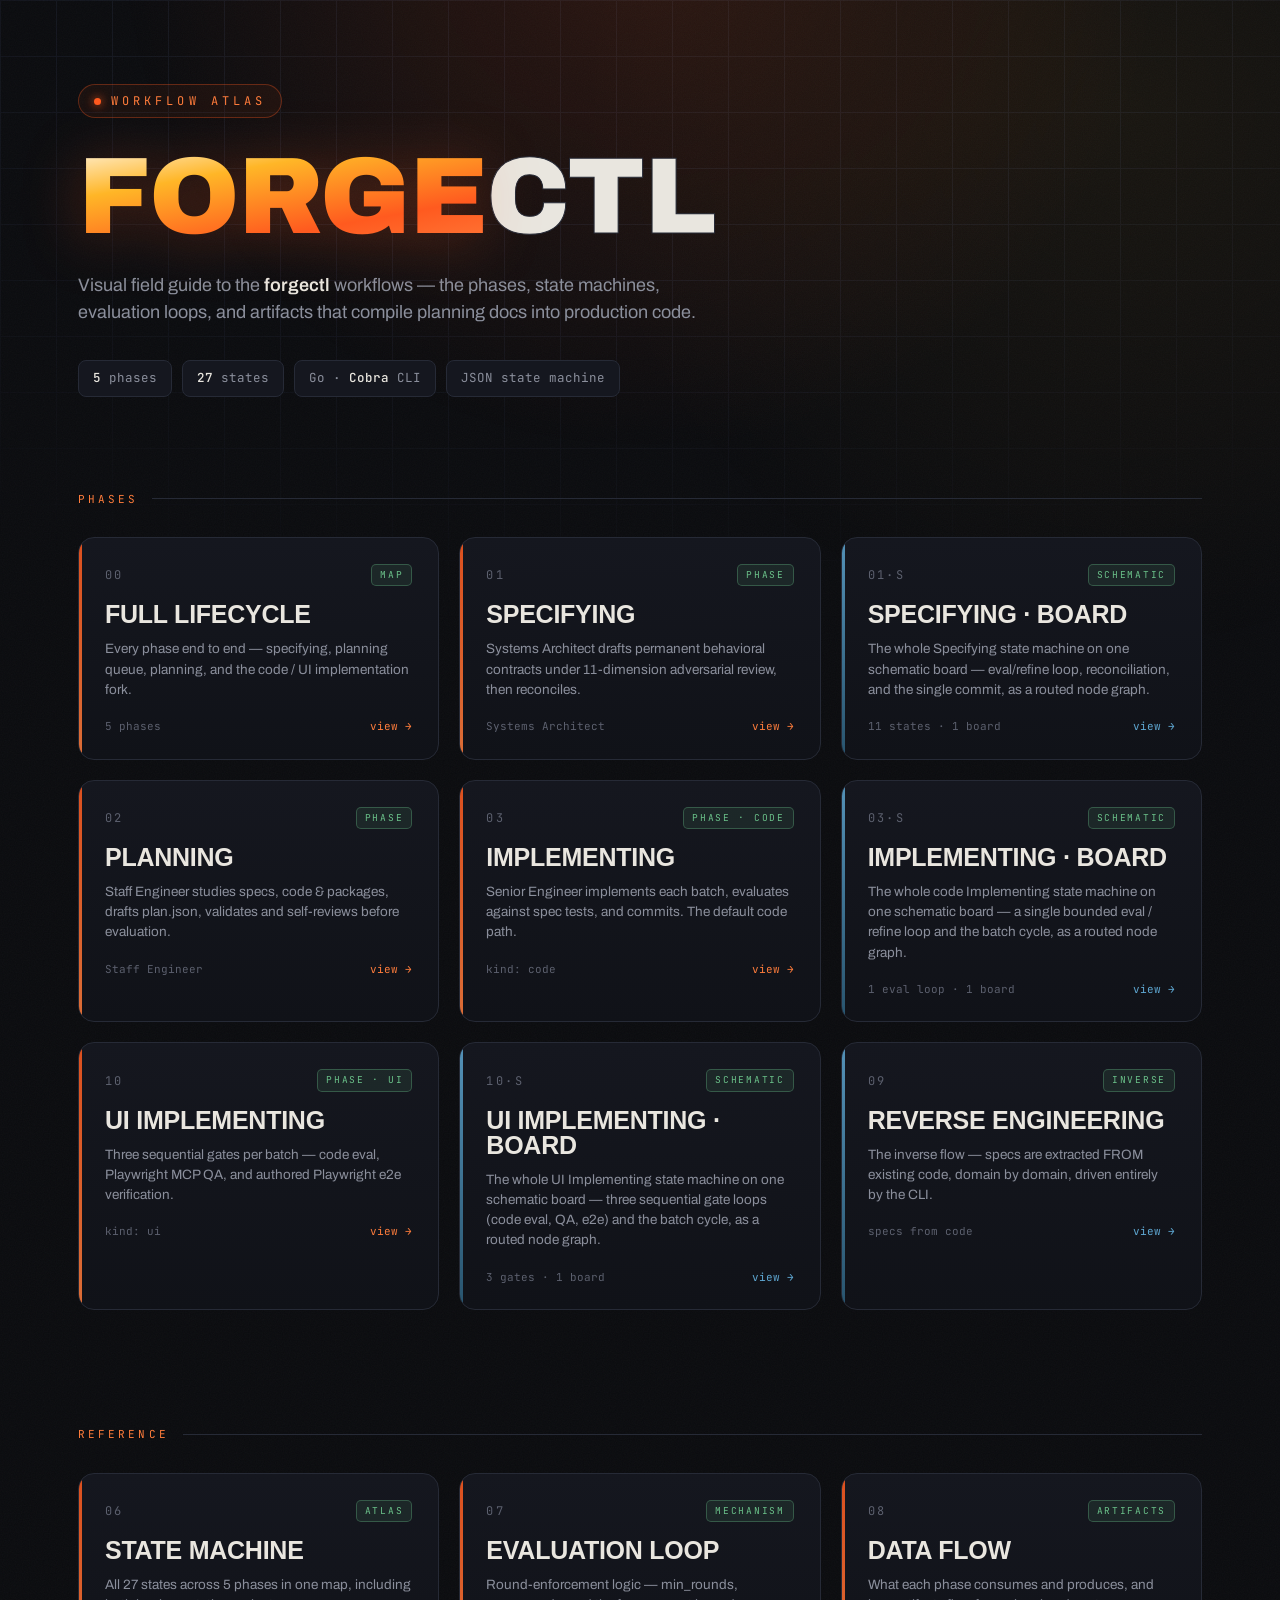
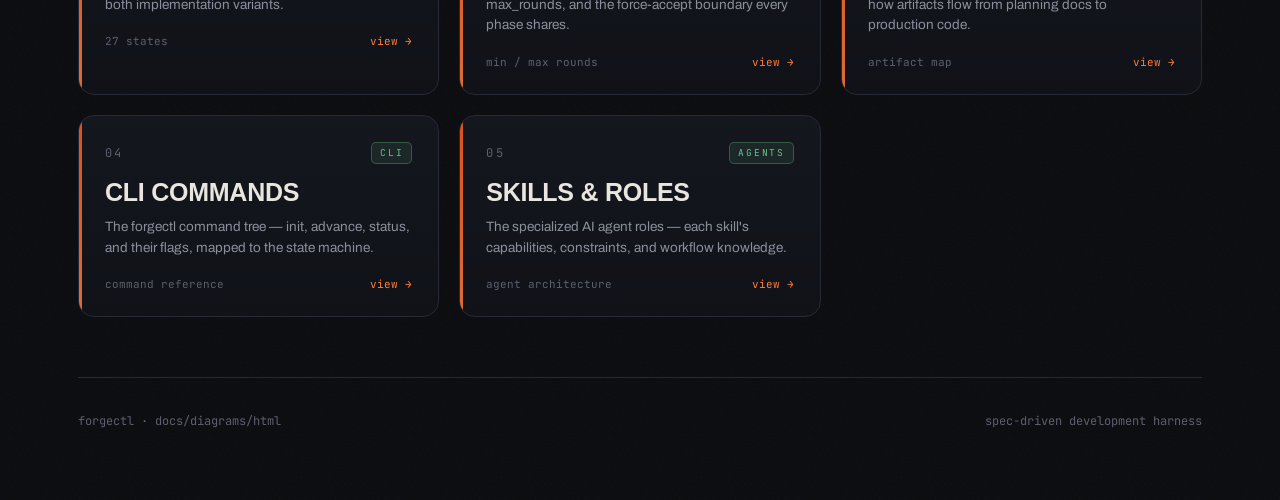
<file: docs/diagrams/html/index.html>
<!DOCTYPE html>
<html lang="en">
<head>
<meta charset="UTF-8" />
<meta name="viewport" content="width=device-width, initial-scale=1.0" />
<title>forgectl — Workflow Atlas</title>
<link rel="preconnect" href="https://fonts.googleapis.com" />
<link rel="preconnect" href="https://fonts.gstatic.com" crossorigin />
<link href="https://fonts.googleapis.com/css2?family=Archivo:wght@400;500;600;700&family=Archivo+Expanded:wght@600;700;800;900&family=JetBrains+Mono:wght@400;500;700&display=swap" rel="stylesheet" />
<link rel="stylesheet" href="forge.css" />
</head>
<body>
<div class="grain"></div>
<div class="wrap">
  <header>
    <span class="kicker"><span class="dot"></span> Workflow Atlas</span>
    <h1><span class="a">forge</span><span class="ctl">ctl</span></h1>
    <p class="lede">Visual field guide to the <strong>forgectl</strong> workflows — the phases, state machines, evaluation loops, and artifacts that compile planning docs into production code.</p>
    <div class="meta-row">
      <span class="chip"><b>5</b> phases</span>
      <span class="chip"><b>27</b> states</span>
      <span class="chip">Go · <b>Cobra</b> CLI</span>
      <span class="chip">JSON state machine</span>
    </div>
  </header>

  <div class="section-head">Phases</div>
  <main class="grid">
    <a class="tile live" href="full-lifecycle.html" style="animation-delay:.04s">
      <div class="tnum"><span>00</span><span class="badge live">Map</span></div>
      <div class="tname">Full Lifecycle</div>
      <div class="tdesc">Every phase end to end — specifying, planning queue, planning, and the code / UI implementation fork.</div>
      <div class="tmeta">5 phases <span class="go">view →</span></div>
    </a>

    <a class="tile live" href="specifying.html" style="animation-delay:.08s">
      <div class="tnum"><span>01</span><span class="badge live">Phase</span></div>
      <div class="tname">Specifying</div>
      <div class="tdesc">Systems Architect drafts permanent behavioral contracts under 11-dimension adversarial review, then reconciles.</div>
      <div class="tmeta">Systems Architect <span class="go">view →</span></div>
    </a>

    <a class="tile steel live" href="specifying-schematic.html" style="animation-delay:.1s">
      <div class="tnum"><span>01·S</span><span class="badge live">Schematic</span></div>
      <div class="tname">Specifying · Board</div>
      <div class="tdesc">The whole Specifying state machine on one schematic board — eval/refine loop, reconciliation, and the single commit, as a routed node graph.</div>
      <div class="tmeta">11 states · 1 board <span class="go">view →</span></div>
    </a>

    <a class="tile live" href="planning.html" style="animation-delay:.12s">
      <div class="tnum"><span>02</span><span class="badge live">Phase</span></div>
      <div class="tname">Planning</div>
      <div class="tdesc">Staff Engineer studies specs, code &amp; packages, drafts plan.json, validates and self-reviews before evaluation.</div>
      <div class="tmeta">Staff Engineer <span class="go">view →</span></div>
    </a>

    <a class="tile live" href="implementing.html" style="animation-delay:.16s">
      <div class="tnum"><span>03</span><span class="badge live">Phase · code</span></div>
      <div class="tname">Implementing</div>
      <div class="tdesc">Senior Engineer implements each batch, evaluates against spec tests, and commits. The default code path.</div>
      <div class="tmeta">kind: code <span class="go">view →</span></div>
    </a>

    <a class="tile steel live" href="implementing-schematic.html" style="animation-delay:.18s">
      <div class="tnum"><span>03·S</span><span class="badge live">Schematic</span></div>
      <div class="tname">Implementing · Board</div>
      <div class="tdesc">The whole code Implementing state machine on one schematic board — a single bounded eval / refine loop and the batch cycle, as a routed node graph.</div>
      <div class="tmeta">1 eval loop · 1 board <span class="go">view →</span></div>
    </a>

    <a class="tile live" href="ui-implementing.html" style="animation-delay:.2s">
      <div class="tnum"><span>10</span><span class="badge live">Phase · ui</span></div>
      <div class="tname">UI Implementing</div>
      <div class="tdesc">Three sequential gates per batch — code eval, Playwright MCP QA, and authored Playwright e2e verification.</div>
      <div class="tmeta">kind: ui <span class="go">view →</span></div>
    </a>

    <a class="tile steel live" href="ui-implementing-schematic.html" style="animation-delay:.22s">
      <div class="tnum"><span>10·S</span><span class="badge live">Schematic</span></div>
      <div class="tname">UI Implementing · Board</div>
      <div class="tdesc">The whole UI Implementing state machine on one schematic board — three sequential gate loops (code eval, QA, e2e) and the batch cycle, as a routed node graph.</div>
      <div class="tmeta">3 gates · 1 board <span class="go">view →</span></div>
    </a>

    <a class="tile steel live" href="reverse-engineering.html" style="animation-delay:.24s">
      <div class="tnum"><span>09</span><span class="badge live">Inverse</span></div>
      <div class="tname">Reverse Engineering</div>
      <div class="tdesc">The inverse flow — specs are extracted FROM existing code, domain by domain, driven entirely by the CLI.</div>
      <div class="tmeta">specs from code <span class="go">view →</span></div>
    </a>
  </main>

  <div class="section-head">Reference</div>
  <main class="grid">
    <a class="tile live" href="state-machine.html" style="animation-delay:.08s">
      <div class="tnum"><span>06</span><span class="badge live">Atlas</span></div>
      <div class="tname">State Machine</div>
      <div class="tdesc">All 27 states across 5 phases in one map, including both implementation variants.</div>
      <div class="tmeta">27 states <span class="go">view →</span></div>
    </a>

    <a class="tile live" href="evaluation-loop.html" style="animation-delay:.12s">
      <div class="tnum"><span>07</span><span class="badge live">Mechanism</span></div>
      <div class="tname">Evaluation Loop</div>
      <div class="tdesc">Round-enforcement logic — min_rounds, max_rounds, and the force-accept boundary every phase shares.</div>
      <div class="tmeta">min / max rounds <span class="go">view →</span></div>
    </a>

    <a class="tile live" href="data-flow.html" style="animation-delay:.16s">
      <div class="tnum"><span>08</span><span class="badge live">Artifacts</span></div>
      <div class="tname">Data Flow</div>
      <div class="tdesc">What each phase consumes and produces, and how artifacts flow from planning docs to production code.</div>
      <div class="tmeta">artifact map <span class="go">view →</span></div>
    </a>

    <a class="tile live" href="cli-commands.html" style="animation-delay:.2s">
      <div class="tnum"><span>04</span><span class="badge live">CLI</span></div>
      <div class="tname">CLI Commands</div>
      <div class="tdesc">The forgectl command tree — init, advance, status, and their flags, mapped to the state machine.</div>
      <div class="tmeta">command reference <span class="go">view →</span></div>
    </a>

    <a class="tile live" href="skills-and-roles.html" style="animation-delay:.24s">
      <div class="tnum"><span>05</span><span class="badge live">Agents</span></div>
      <div class="tname">Skills &amp; Roles</div>
      <div class="tdesc">The specialized AI agent roles — each skill's capabilities, constraints, and workflow knowledge.</div>
      <div class="tmeta">agent architecture <span class="go">view →</span></div>
    </a>
  </main>

  <footer>
    <span>forgectl · docs/diagrams/html</span>
    <span>spec-driven development harness</span>
  </footer>
</div>
</body>
</html>
</file>
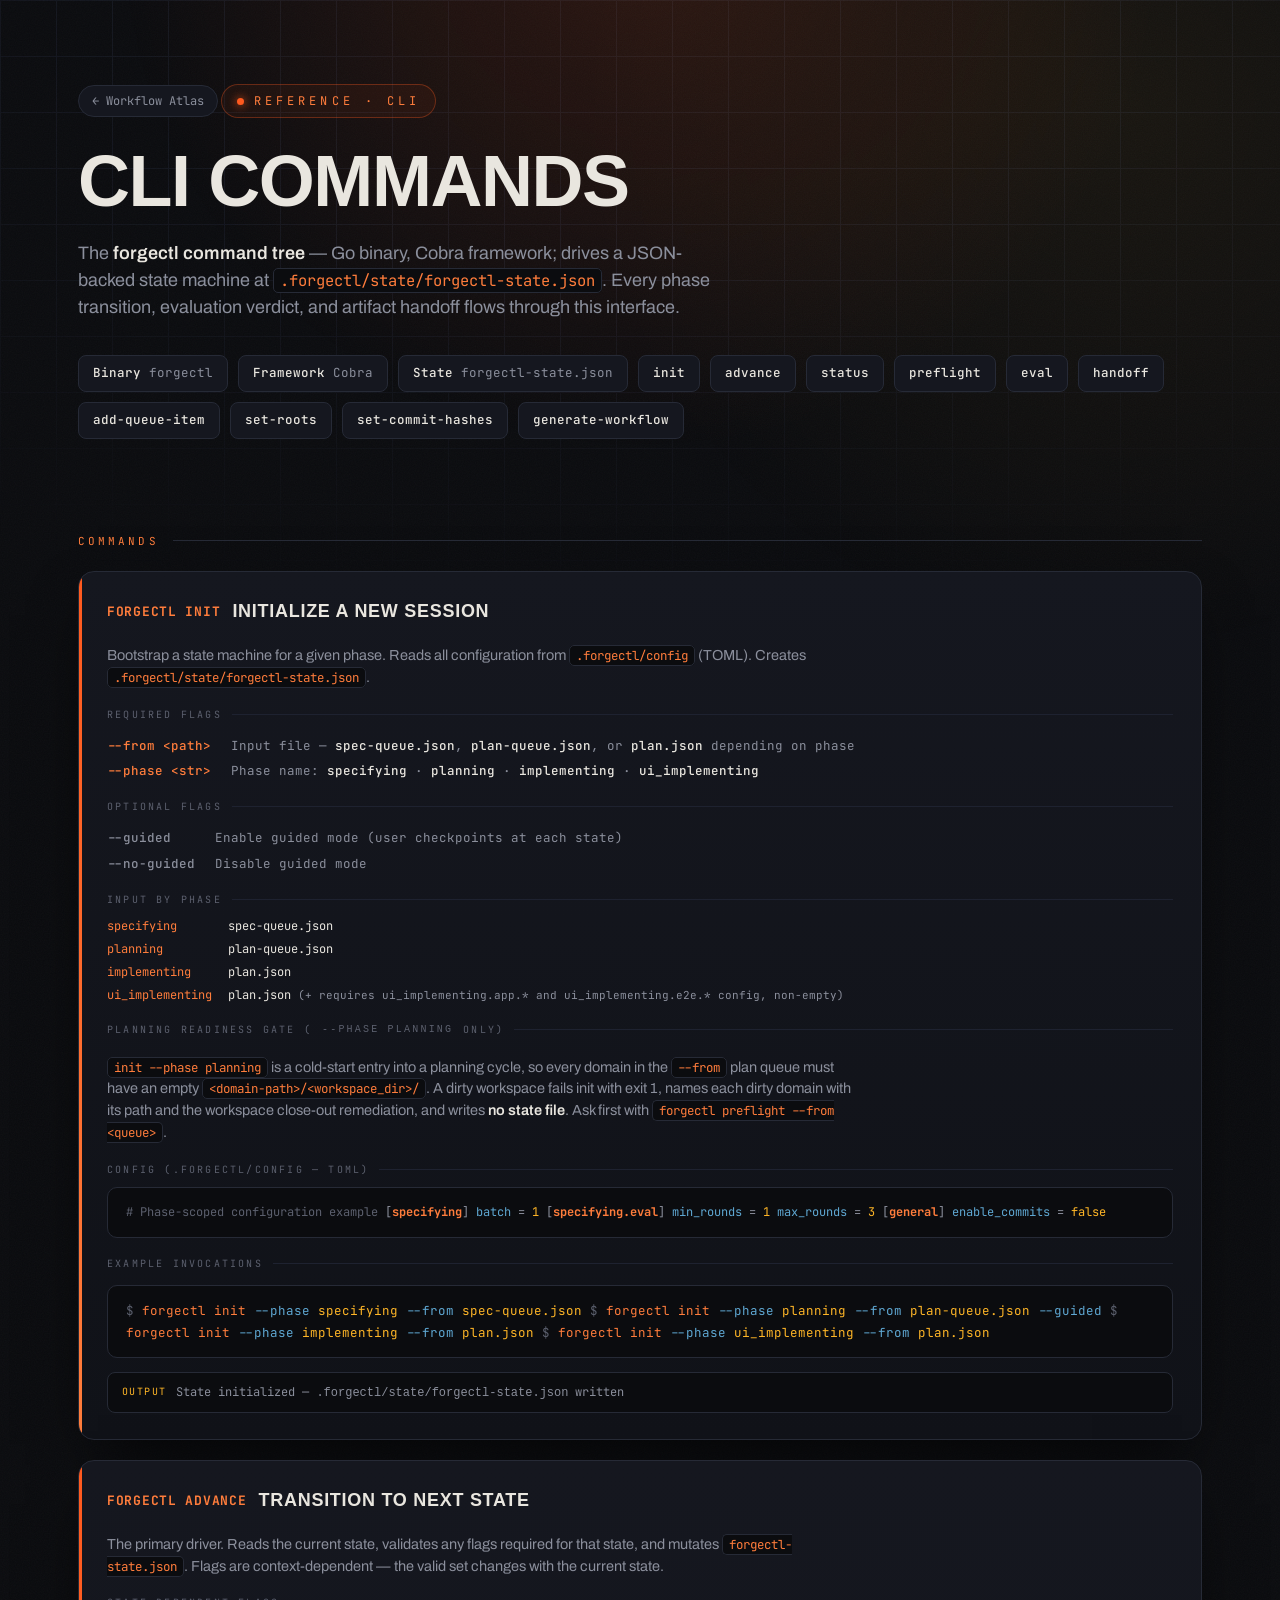
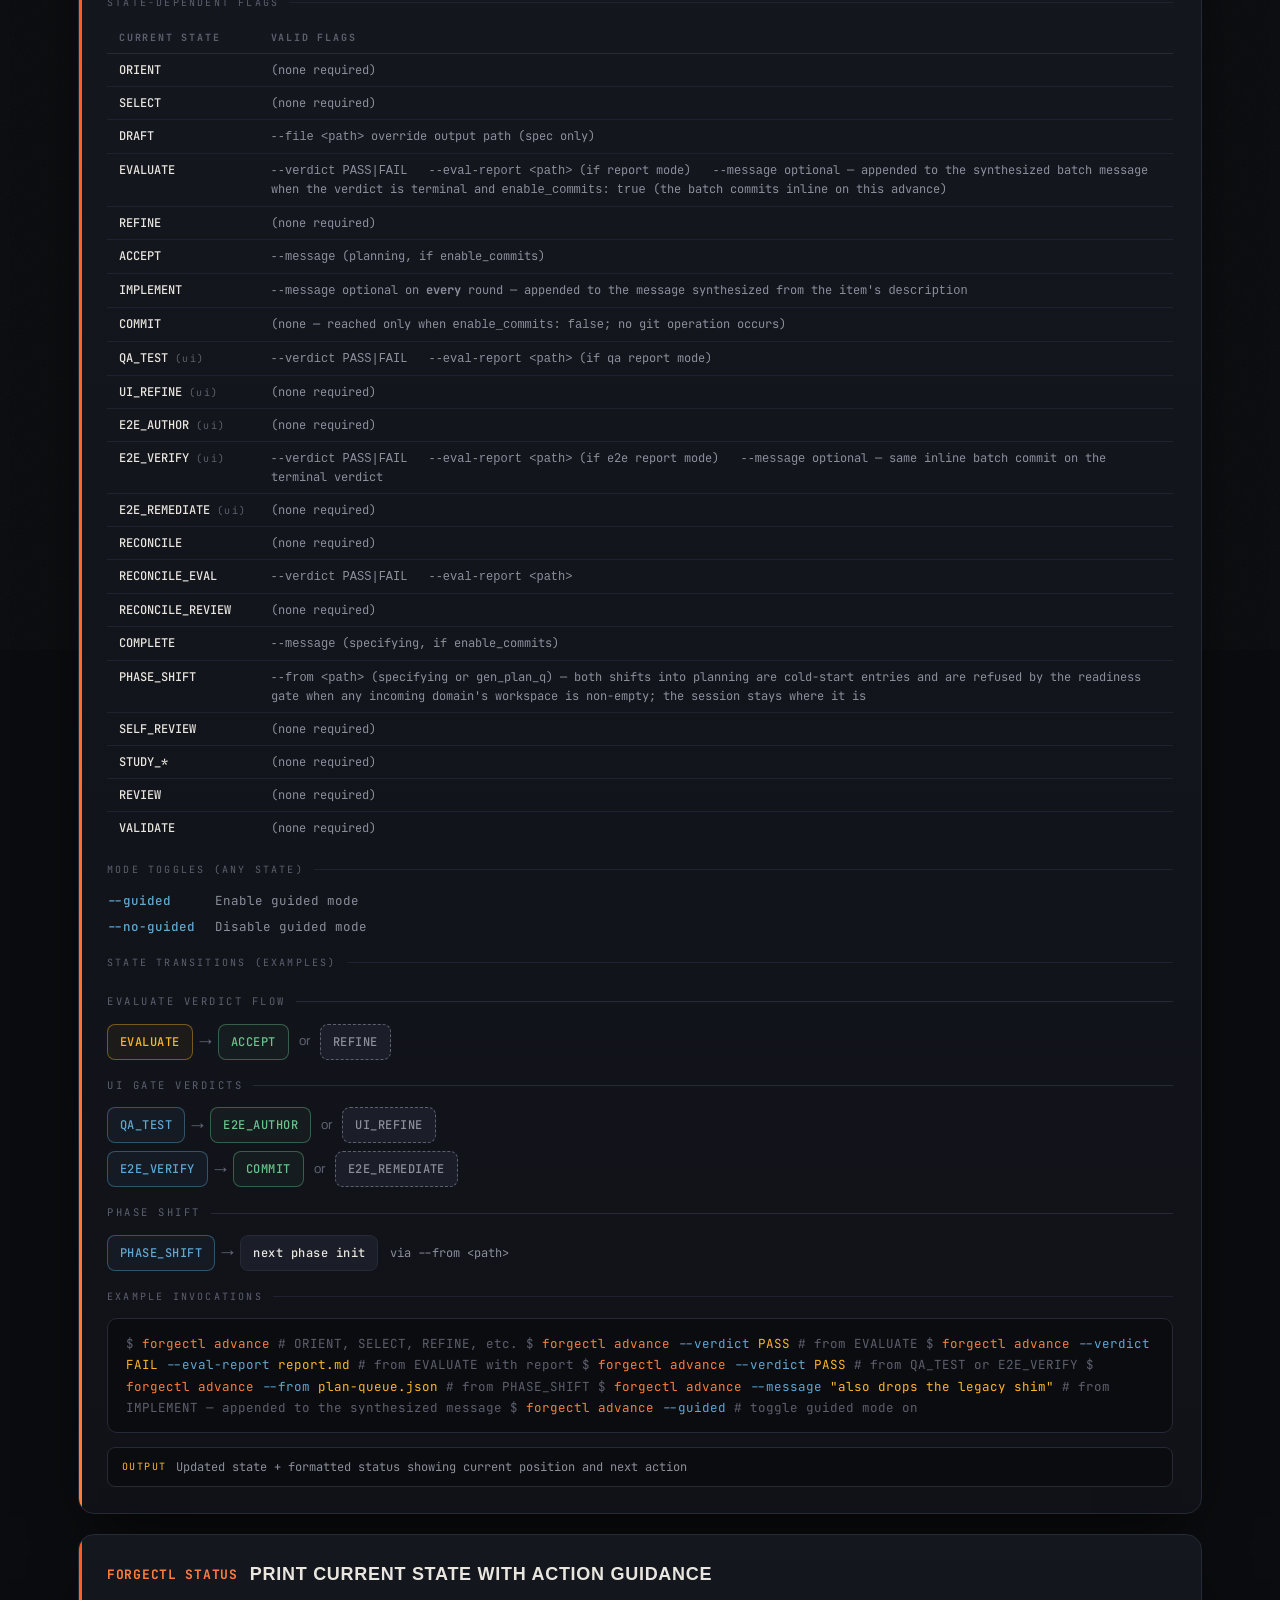
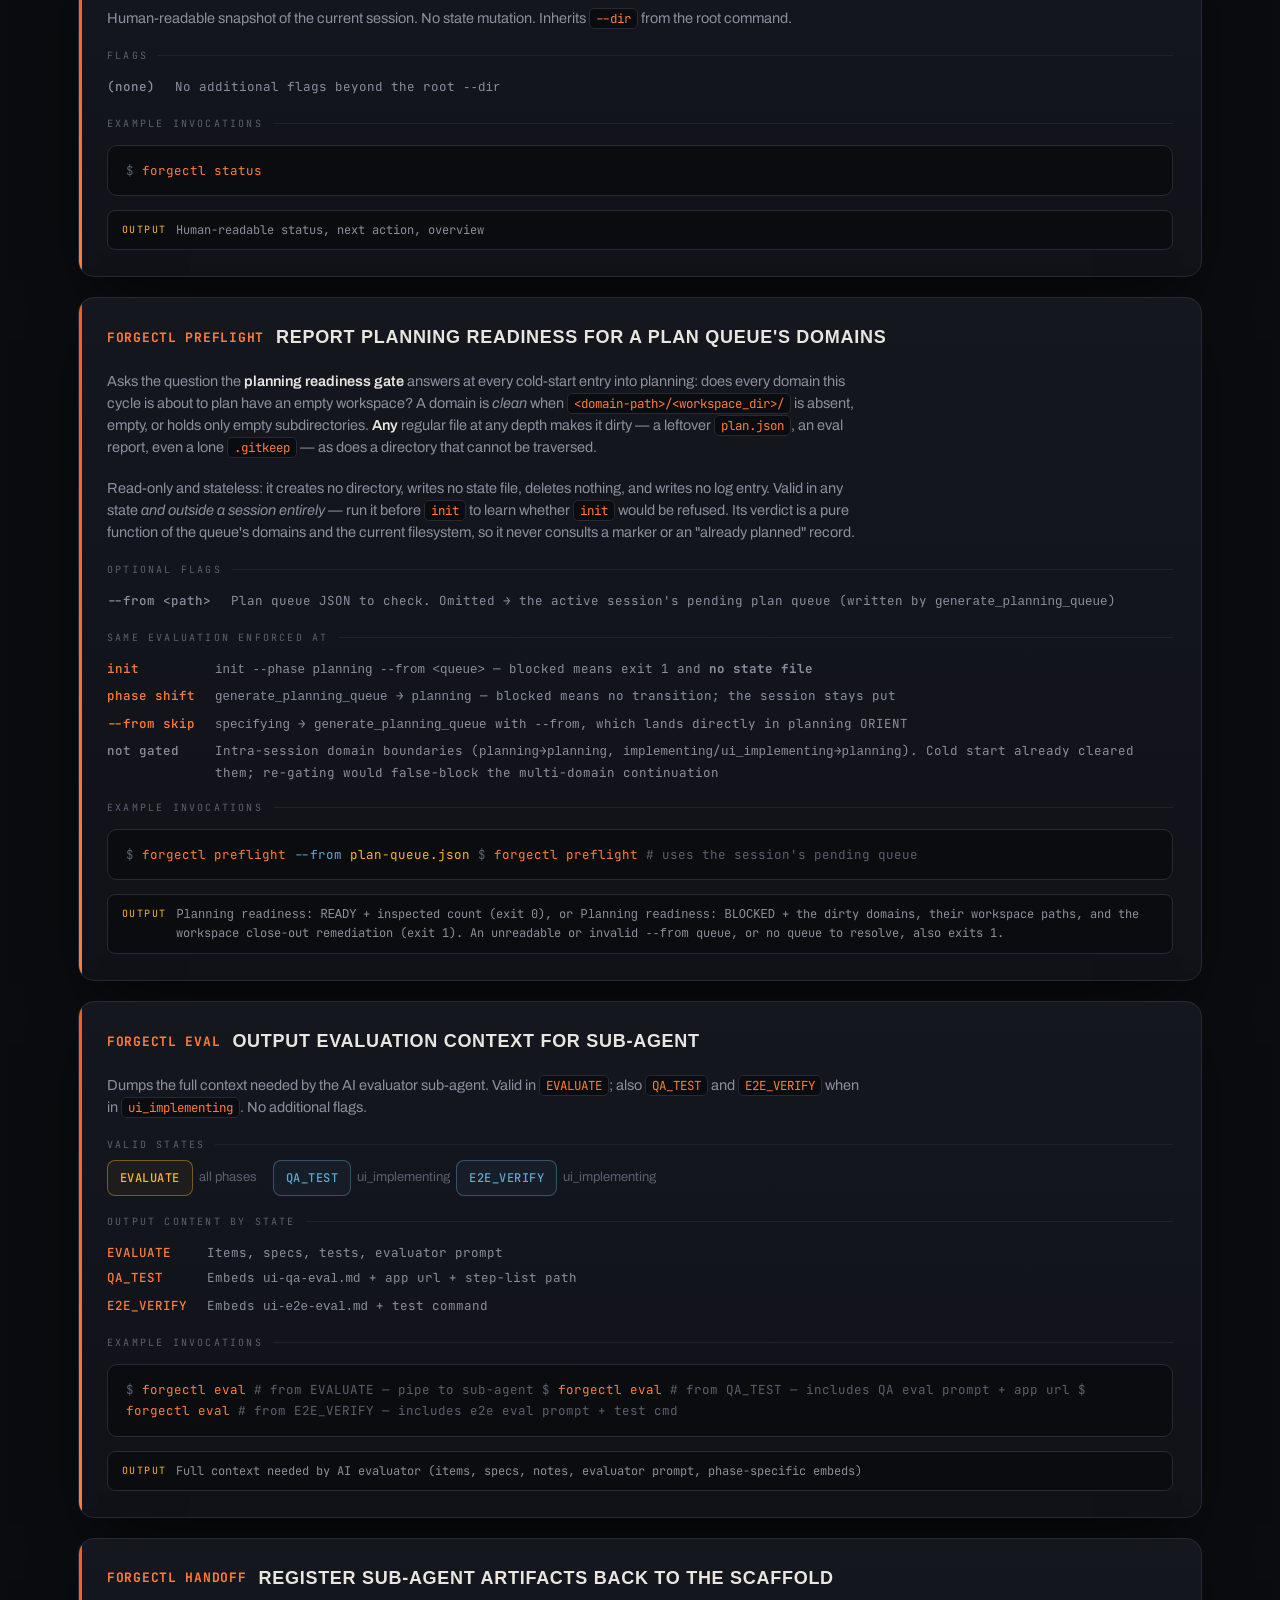
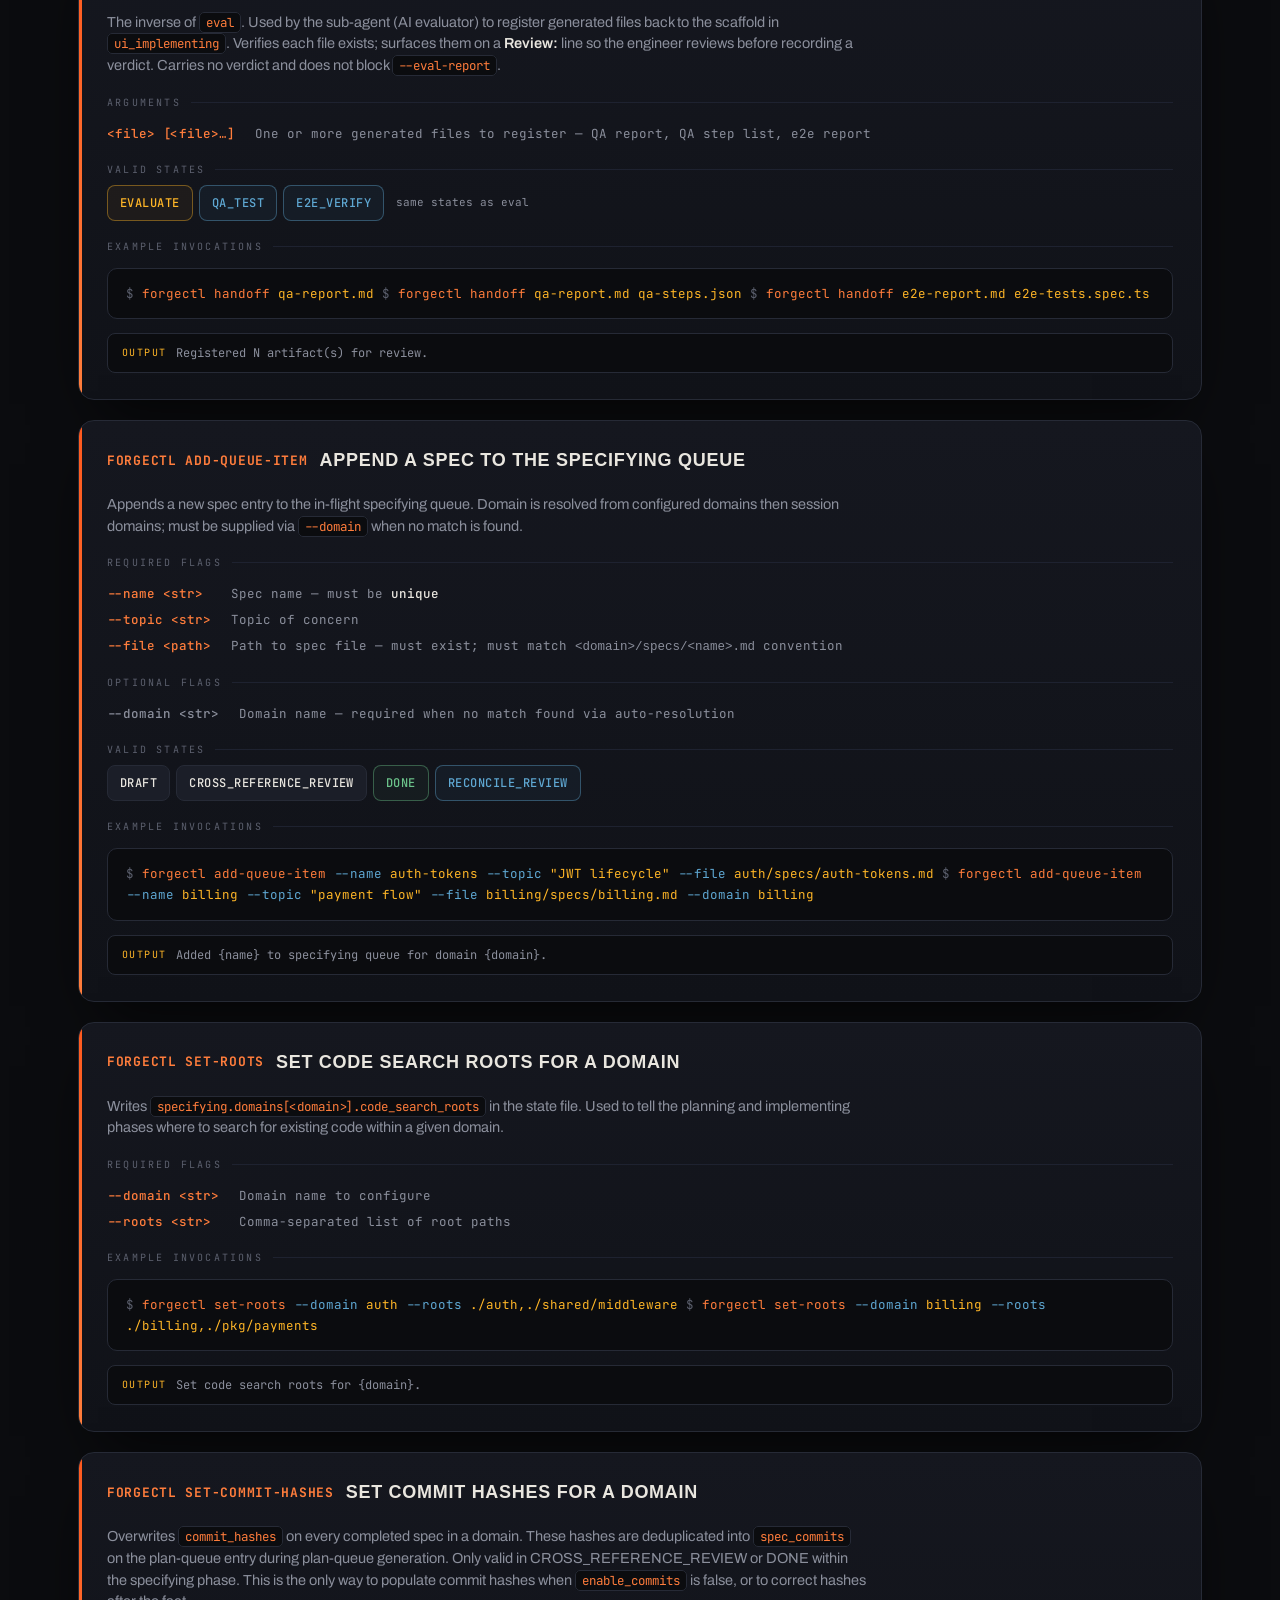
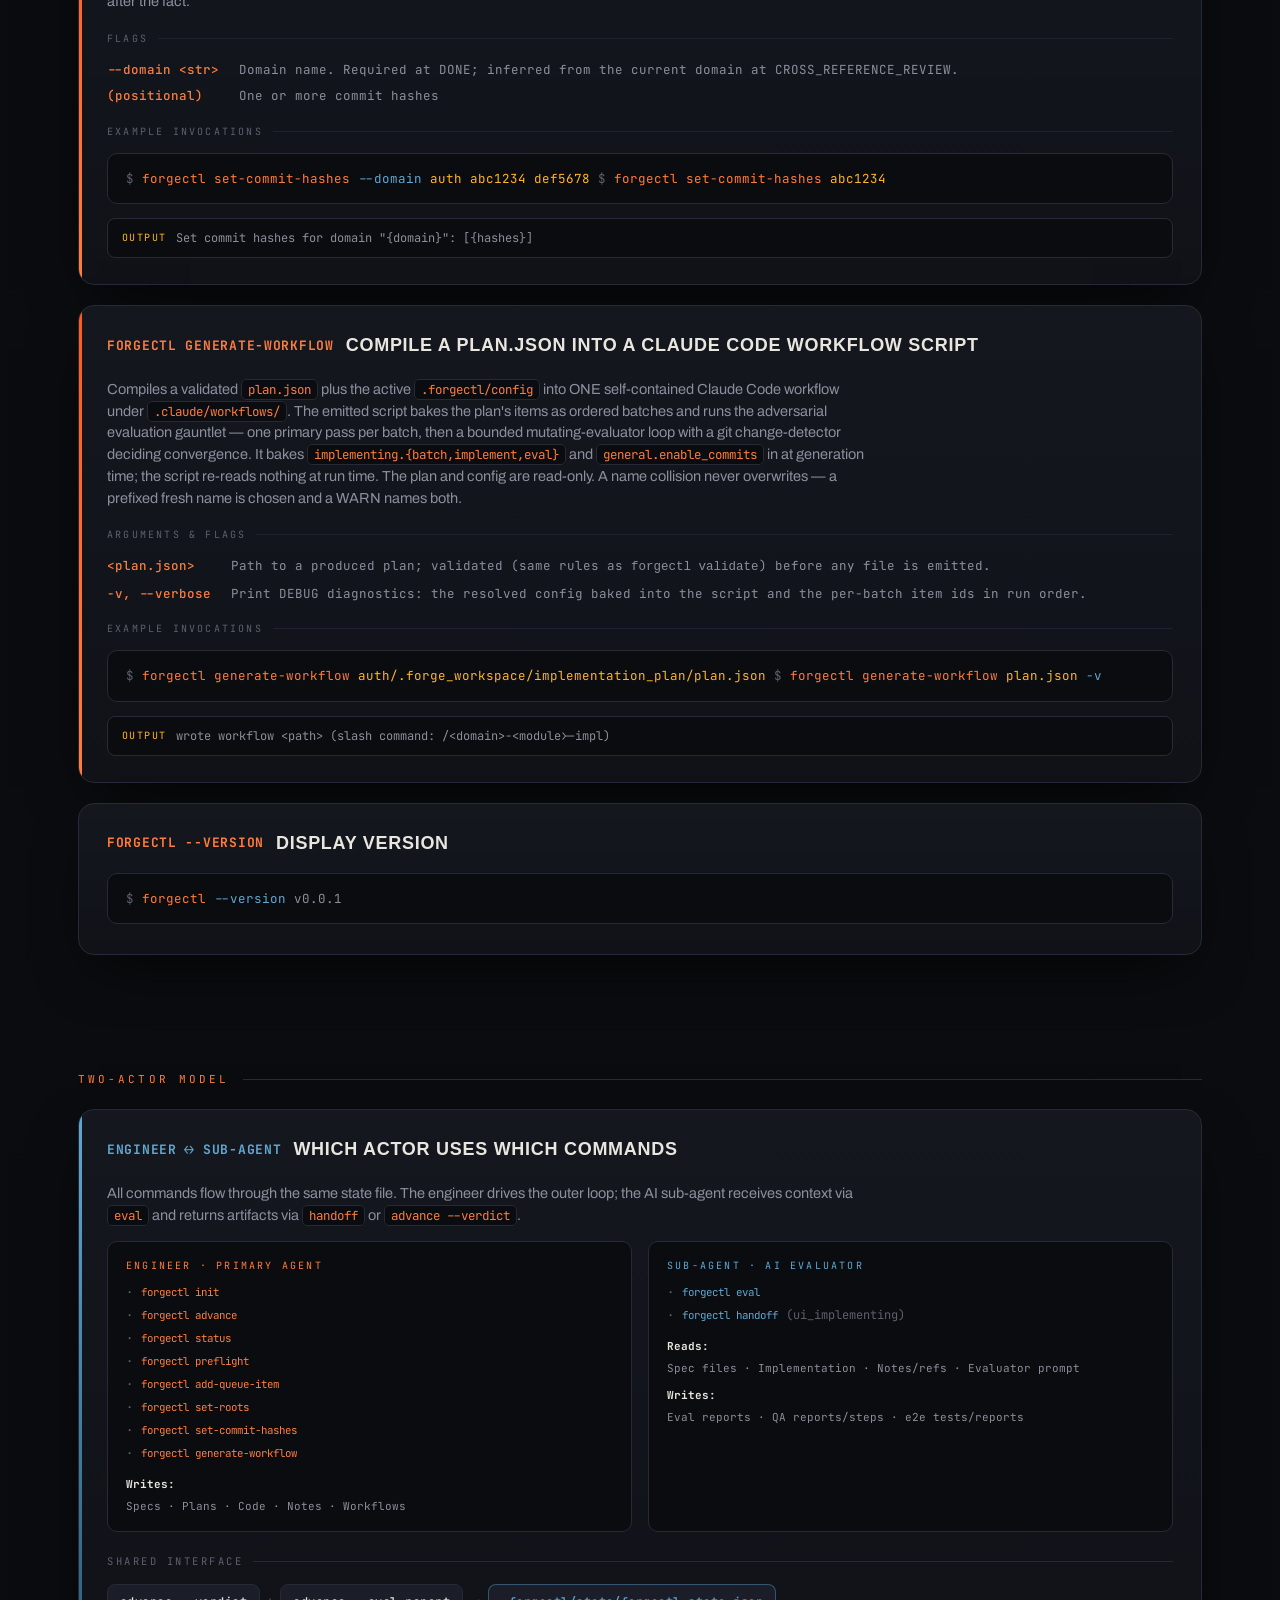
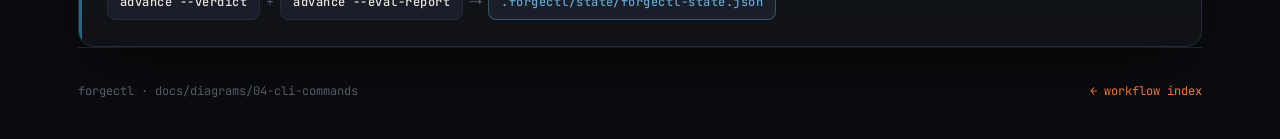
<file: docs/diagrams/html/cli-commands.html>
<!DOCTYPE html>
<html lang="en">
<head>
<meta charset="UTF-8" />
<meta name="viewport" content="width=device-width, initial-scale=1.0" />
<title>forgectl — CLI Commands</title>
<link rel="preconnect" href="https://fonts.googleapis.com" />
<link rel="preconnect" href="https://fonts.gstatic.com" crossorigin />
<link href="https://fonts.googleapis.com/css2?family=Archivo:wght@400;500;600;700&family=Archivo+Expanded:wght@600;700;800;900&family=JetBrains+Mono:wght@400;500;700&display=swap" rel="stylesheet" />
<link rel="stylesheet" href="forge.css" />
<style>
  .cmd-grid {
    display: grid;
    grid-template-columns: 1fr;
    gap: 20px;
    padding-bottom: 60px;
  }
  .flag-grid {
    display: grid;
    grid-template-columns: max-content 1fr;
    gap: 6px 20px;
    margin: 14px 0;
    font-family: 'JetBrains Mono', monospace;
    font-size: 12.5px;
    align-items: baseline;
  }
  .flag-name {
    color: var(--ember-hot);
    white-space: nowrap;
    font-weight: 500;
  }
  .flag-name.optional {
    color: var(--muted);
  }
  .flag-name.toggle {
    color: var(--steel);
  }
  .flag-desc {
    color: var(--muted);
    line-height: 1.55;
  }
  .flag-desc b {
    color: var(--text);
    font-weight: 500;
  }
  .flag-group-label {
    font-family: 'JetBrains Mono', monospace;
    font-size: 10px;
    letter-spacing: .22em;
    text-transform: uppercase;
    color: var(--muted-2);
    margin: 18px 0 8px;
    display: flex;
    align-items: center;
    gap: 10px;
  }
  .flag-group-label::after {
    content: '';
    flex: 1;
    height: 1px;
    background: var(--line-soft);
  }
  .code-block {
    background: var(--iron);
    border: 1px solid var(--line);
    border-radius: 10px;
    padding: 14px 18px;
    font-family: 'JetBrains Mono', monospace;
    font-size: 12.5px;
    color: var(--text);
    margin: 14px 0 4px;
    overflow-x: auto;
    line-height: 1.7;
  }
  .code-block .prompt {
    color: var(--muted-2);
    user-select: none;
  }
  .code-block .cmd {
    color: var(--ember-hot);
  }
  .code-block .flag {
    color: var(--steel);
  }
  .code-block .val {
    color: var(--spark);
  }
  .code-block .comment {
    color: var(--muted-2);
  }
  .state-table {
    width: 100%;
    border-collapse: collapse;
    font-family: 'JetBrains Mono', monospace;
    font-size: 12px;
    margin: 14px 0;
  }
  .state-table th {
    text-align: left;
    color: var(--muted-2);
    font-size: 10px;
    letter-spacing: .18em;
    text-transform: uppercase;
    padding: 6px 12px 8px;
    border-bottom: 1px solid var(--line);
  }
  .state-table td {
    padding: 7px 12px;
    border-bottom: 1px solid var(--line-soft);
    vertical-align: top;
    color: var(--muted);
    line-height: 1.5;
  }
  .state-table td:first-child {
    color: var(--text);
    white-space: nowrap;
    font-weight: 500;
  }
  .state-table td .phase-tag {
    font-size: 10px;
    letter-spacing: .14em;
    color: var(--muted-2);
    font-weight: 400;
  }
  .state-table tr:last-child td {
    border-bottom: none;
  }
  .two-actor {
    display: grid;
    grid-template-columns: 1fr 1fr;
    gap: 16px;
    margin: 14px 0;
  }
  @media (max-width: 640px) {
    .two-actor { grid-template-columns: 1fr; }
    .flag-grid { grid-template-columns: 1fr; gap: 2px 0; }
    .flag-name { margin-top: 10px; }
  }
  .actor-box {
    background: var(--iron);
    border: 1px solid var(--line);
    border-radius: 10px;
    padding: 16px 18px;
    font-family: 'JetBrains Mono', monospace;
    font-size: 12px;
  }
  .actor-box .actor-label {
    font-size: 10px;
    letter-spacing: .22em;
    text-transform: uppercase;
    color: var(--ember-hot);
    margin-bottom: 10px;
  }
  .actor-box.steel .actor-label {
    color: var(--steel);
  }
  .actor-box ul {
    list-style: none;
    padding: 0;
    display: flex;
    flex-direction: column;
    gap: 5px;
  }
  .actor-box li {
    color: var(--muted);
    display: flex;
    align-items: baseline;
    gap: 8px;
  }
  .actor-box li::before {
    content: '·';
    color: var(--muted-2);
    flex: none;
  }
  .actor-box li code {
    color: var(--ember-hot);
    font-family: 'JetBrains Mono', monospace;
    font-size: 0.9em;
  }
  .actor-box.steel li code {
    color: var(--steel);
  }
  .actor-box li b {
    color: var(--text);
    font-weight: 500;
  }
  .output-note {
    display: flex;
    align-items: flex-start;
    gap: 10px;
    font-family: 'JetBrains Mono', monospace;
    font-size: 12px;
    color: var(--muted);
    margin-top: 14px;
    padding: 10px 14px;
    background: var(--iron);
    border: 1px solid var(--line);
    border-radius: 8px;
  }
  .output-note .out-tag {
    color: var(--spark);
    font-size: 10px;
    letter-spacing: .14em;
    text-transform: uppercase;
    flex: none;
    margin-top: 1px;
  }
  .config-block {
    background: var(--iron);
    border: 1px solid var(--line);
    border-radius: 10px;
    padding: 14px 18px;
    font-family: 'JetBrains Mono', monospace;
    font-size: 12px;
    color: var(--muted);
    margin: 10px 0;
    line-height: 1.8;
  }
  .config-block .ck { color: var(--steel); }
  .config-block .cv { color: var(--spark); }
  .config-block .ch { color: var(--muted-2); }
  .config-block .cs { color: var(--ember-hot); font-weight: 700; }
  .phase-input-grid {
    display: grid;
    grid-template-columns: max-content 1fr;
    gap: 5px 16px;
    font-family: 'JetBrains Mono', monospace;
    font-size: 12px;
    margin: 10px 0;
    align-items: baseline;
  }
  .phase-input-grid .pk { color: var(--ember-hot); }
  .phase-input-grid .pv { color: var(--text); }
  .phase-input-grid .pv .note { color: var(--muted); font-size: 11px; }
</style>
</head>
<body>
<div class="grain"></div>

<div class="wrap">
  <header>
    <a class="crumb" href="index.html">← Workflow Atlas</a>
    <span class="kicker"><span class="dot"></span> Reference · CLI</span>
    <h1 class="page-title">CLI Commands</h1>
    <p class="lede">
      The <strong>forgectl command tree</strong> — Go binary, Cobra framework; drives a
      JSON-backed state machine at <code>.forgectl/state/forgectl-state.json</code>.
      Every phase transition, evaluation verdict, and artifact handoff flows through this interface.
    </p>
    <div class="meta-row">
      <span class="chip"><b>Binary</b> forgectl</span>
      <span class="chip"><b>Framework</b> Cobra</span>
      <span class="chip"><b>State</b> forgectl-state.json</span>
      <span class="chip"><b>init</b></span>
      <span class="chip"><b>advance</b></span>
      <span class="chip"><b>status</b></span>
      <span class="chip"><b>preflight</b></span>
      <span class="chip"><b>eval</b></span>
      <span class="chip"><b>handoff</b></span>
      <span class="chip"><b>add-queue-item</b></span>
      <span class="chip"><b>set-roots</b></span>
      <span class="chip"><b>set-commit-hashes</b></span>
      <span class="chip"><b>generate-workflow</b></span>
    </div>
  </header>

  <main>

    <!-- INIT -->
    <div class="section-head">Commands</div>

    <div class="cmd-grid">

      <!-- init -->
      <div class="panel accent" data-reveal>
        <div class="panel-title">
          <span class="n">forgectl init</span>
          Initialize a new session
        </div>
        <div class="reveal">
          <p class="desc">Bootstrap a state machine for a given phase. Reads all configuration from <code>.forgectl/config</code> (TOML). Creates <code>.forgectl/state/forgectl-state.json</code>.</p>

          <div class="flag-group-label">Required flags</div>
          <div class="flag-grid">
            <span class="flag-name">--from &lt;path&gt;</span>
            <span class="flag-desc">Input file — <b>spec-queue.json</b>, <b>plan-queue.json</b>, or <b>plan.json</b> depending on phase</span>
            <span class="flag-name">--phase &lt;str&gt;</span>
            <span class="flag-desc">Phase name: <b>specifying</b> · <b>planning</b> · <b>implementing</b> · <b>ui_implementing</b></span>
          </div>

          <div class="flag-group-label">Optional flags</div>
          <div class="flag-grid">
            <span class="flag-name optional">--guided</span>
            <span class="flag-desc">Enable guided mode (user checkpoints at each state)</span>
            <span class="flag-name optional">--no-guided</span>
            <span class="flag-desc">Disable guided mode</span>
          </div>
        </div>

        <div class="reveal">
          <div class="flag-group-label">Input by phase</div>
          <div class="phase-input-grid">
            <span class="pk">specifying</span>
            <span class="pv">spec-queue.json</span>
            <span class="pk">planning</span>
            <span class="pv">plan-queue.json</span>
            <span class="pk">implementing</span>
            <span class="pv">plan.json</span>
            <span class="pk">ui_implementing</span>
            <span class="pv">plan.json <span class="note">(+ requires ui_implementing.app.* and ui_implementing.e2e.* config, non-empty)</span></span>
          </div>
        </div>

        <div class="reveal">
          <div class="flag-group-label">Planning readiness gate (<code>--phase planning</code> only)</div>
          <p class="desc"><code>init --phase planning</code> is a cold-start entry into a planning cycle, so every domain in the <code>--from</code> plan queue must have an empty <code>&lt;domain-path&gt;/&lt;workspace_dir&gt;/</code>. A dirty workspace fails init with exit 1, names each dirty domain with its path and the workspace close-out remediation, and writes <strong>no state file</strong>. Ask first with <code>forgectl preflight --from &lt;queue&gt;</code>.</p>
        </div>

        <div class="reveal">
          <div class="flag-group-label">Config (.forgectl/config — TOML)</div>
          <div class="config-block">
<span class="ch"># Phase-scoped configuration example</span>
[<span class="cs">specifying</span>]
<span class="ck">batch</span> = <span class="cv">1</span>
  [<span class="cs">specifying.eval</span>]
  <span class="ck">min_rounds</span> = <span class="cv">1</span>
  <span class="ck">max_rounds</span> = <span class="cv">3</span>

[<span class="cs">general</span>]
<span class="ck">enable_commits</span> = <span class="cv">false</span></div>
        </div>

        <div class="reveal">
          <div class="flag-group-label">Example invocations</div>
          <div class="code-block">
<span class="prompt">$ </span><span class="cmd">forgectl init</span> <span class="flag">--phase</span> <span class="val">specifying</span> <span class="flag">--from</span> <span class="val">spec-queue.json</span>
<span class="prompt">$ </span><span class="cmd">forgectl init</span> <span class="flag">--phase</span> <span class="val">planning</span> <span class="flag">--from</span> <span class="val">plan-queue.json</span> <span class="flag">--guided</span>
<span class="prompt">$ </span><span class="cmd">forgectl init</span> <span class="flag">--phase</span> <span class="val">implementing</span> <span class="flag">--from</span> <span class="val">plan.json</span>
<span class="prompt">$ </span><span class="cmd">forgectl init</span> <span class="flag">--phase</span> <span class="val">ui_implementing</span> <span class="flag">--from</span> <span class="val">plan.json</span></div>
        </div>

        <div class="output-note reveal">
          <span class="out-tag">output</span>
          <span>State initialized — <code>.forgectl/state/forgectl-state.json</code> written</span>
        </div>
      </div>

      <!-- advance -->
      <div class="panel accent" data-reveal>
        <div class="panel-title">
          <span class="n">forgectl advance</span>
          Transition to next state
        </div>
        <div class="reveal">
          <p class="desc">The primary driver. Reads the current state, validates any flags required for that state, and mutates <code>forgectl-state.json</code>. Flags are context-dependent — the valid set changes with the current state.</p>
        </div>

        <div class="reveal">
          <div class="flag-group-label">State-dependent flags</div>
          <table class="state-table">
            <thead>
              <tr>
                <th>Current state</th>
                <th>Valid flags</th>
              </tr>
            </thead>
            <tbody>
              <tr>
                <td>ORIENT</td>
                <td>(none required)</td>
              </tr>
              <tr>
                <td>SELECT</td>
                <td>(none required)</td>
              </tr>
              <tr>
                <td>DRAFT</td>
                <td><code>--file &lt;path&gt;</code> override output path (spec only)</td>
              </tr>
              <tr>
                <td>EVALUATE</td>
                <td><code>--verdict PASS|FAIL</code> &nbsp; <code>--eval-report &lt;path&gt;</code> (if report mode) &nbsp; <code>--message</code> optional — appended to the synthesized batch message when the verdict is terminal and <code>enable_commits: true</code> (the batch commits inline on this advance)</td>
              </tr>
              <tr>
                <td>REFINE</td>
                <td>(none required)</td>
              </tr>
              <tr>
                <td>ACCEPT</td>
                <td><code>--message</code> (planning, if enable_commits)</td>
              </tr>
              <tr>
                <td>IMPLEMENT</td>
                <td><code>--message</code> optional on <strong>every</strong> round — appended to the message synthesized from the item's <code>description</code></td>
              </tr>
              <tr>
                <td>COMMIT</td>
                <td>(none — reached only when <code>enable_commits: false</code>; no git operation occurs)</td>
              </tr>
              <tr>
                <td>QA_TEST <span class="phase-tag">(ui)</span></td>
                <td><code>--verdict PASS|FAIL</code> &nbsp; <code>--eval-report &lt;path&gt;</code> (if qa report mode)</td>
              </tr>
              <tr>
                <td>UI_REFINE <span class="phase-tag">(ui)</span></td>
                <td>(none required)</td>
              </tr>
              <tr>
                <td>E2E_AUTHOR <span class="phase-tag">(ui)</span></td>
                <td>(none required)</td>
              </tr>
              <tr>
                <td>E2E_VERIFY <span class="phase-tag">(ui)</span></td>
                <td><code>--verdict PASS|FAIL</code> &nbsp; <code>--eval-report &lt;path&gt;</code> (if e2e report mode) &nbsp; <code>--message</code> optional — same inline batch commit on the terminal verdict</td>
              </tr>
              <tr>
                <td>E2E_REMEDIATE <span class="phase-tag">(ui)</span></td>
                <td>(none required)</td>
              </tr>
              <tr>
                <td>RECONCILE</td>
                <td>(none required)</td>
              </tr>
              <tr>
                <td>RECONCILE_EVAL</td>
                <td><code>--verdict PASS|FAIL</code> &nbsp; <code>--eval-report &lt;path&gt;</code></td>
              </tr>
              <tr>
                <td>RECONCILE_REVIEW</td>
                <td>(none required)</td>
              </tr>
              <tr>
                <td>COMPLETE</td>
                <td><code>--message</code> (specifying, if enable_commits)</td>
              </tr>
              <tr>
                <td>PHASE_SHIFT</td>
                <td><code>--from &lt;path&gt;</code> (specifying or gen_plan_q) — both shifts into planning are cold-start entries and are refused by the readiness gate when any incoming domain's workspace is non-empty; the session stays where it is</td>
              </tr>
              <tr>
                <td>SELF_REVIEW</td>
                <td>(none required)</td>
              </tr>
              <tr>
                <td>STUDY_*</td>
                <td>(none required)</td>
              </tr>
              <tr>
                <td>REVIEW</td>
                <td>(none required)</td>
              </tr>
              <tr>
                <td>VALIDATE</td>
                <td>(none required)</td>
              </tr>
            </tbody>
          </table>
        </div>

        <div class="reveal">
          <div class="flag-group-label">Mode toggles (any state)</div>
          <div class="flag-grid">
            <span class="flag-name toggle">--guided</span>
            <span class="flag-desc">Enable guided mode</span>
            <span class="flag-name toggle">--no-guided</span>
            <span class="flag-desc">Disable guided mode</span>
          </div>
        </div>

        <div class="reveal">
          <div class="flag-group-label">State transitions (examples)</div>
          <div class="track-label">Evaluate verdict flow</div>
          <div class="track">
            <span class="state eval">EVALUATE</span>
            <span class="arrow">→</span>
            <span class="state terminal">ACCEPT</span>
            <span class="arrow" style="color:var(--muted-2);margin:0 4px">or</span>
            <span class="state loop">REFINE</span>
          </div>
          <div class="track-label" style="margin-top:18px">UI gate verdicts</div>
          <div class="track">
            <span class="state gate">QA_TEST</span>
            <span class="arrow">→</span>
            <span class="state terminal">E2E_AUTHOR</span>
            <span class="arrow" style="color:var(--muted-2);margin:0 4px">or</span>
            <span class="state loop">UI_REFINE</span>
          </div>
          <div class="track" style="margin-top:8px">
            <span class="state gate">E2E_VERIFY</span>
            <span class="arrow">→</span>
            <span class="state terminal">COMMIT</span>
            <span class="arrow" style="color:var(--muted-2);margin:0 4px">or</span>
            <span class="state loop">E2E_REMEDIATE</span>
          </div>
          <div class="track-label" style="margin-top:18px">Phase shift</div>
          <div class="track">
            <span class="state gate">PHASE_SHIFT</span>
            <span class="arrow">→</span>
            <span class="state">next phase init</span>
            <span style="font-family:'JetBrains Mono',monospace;font-size:12px;color:var(--muted);margin-left:6px">via --from &lt;path&gt;</span>
          </div>
        </div>

        <div class="reveal">
          <div class="flag-group-label">Example invocations</div>
          <div class="code-block">
<span class="prompt">$ </span><span class="cmd">forgectl advance</span>                                        <span class="comment"># ORIENT, SELECT, REFINE, etc.</span>
<span class="prompt">$ </span><span class="cmd">forgectl advance</span> <span class="flag">--verdict</span> <span class="val">PASS</span>                           <span class="comment"># from EVALUATE</span>
<span class="prompt">$ </span><span class="cmd">forgectl advance</span> <span class="flag">--verdict</span> <span class="val">FAIL</span> <span class="flag">--eval-report</span> <span class="val">report.md</span>  <span class="comment"># from EVALUATE with report</span>
<span class="prompt">$ </span><span class="cmd">forgectl advance</span> <span class="flag">--verdict</span> <span class="val">PASS</span>                           <span class="comment"># from QA_TEST or E2E_VERIFY</span>
<span class="prompt">$ </span><span class="cmd">forgectl advance</span> <span class="flag">--from</span> <span class="val">plan-queue.json</span>                  <span class="comment"># from PHASE_SHIFT</span>
<span class="prompt">$ </span><span class="cmd">forgectl advance</span> <span class="flag">--message</span> <span class="val">"also drops the legacy shim"</span>    <span class="comment"># from IMPLEMENT — appended to the synthesized message</span>
<span class="prompt">$ </span><span class="cmd">forgectl advance</span> <span class="flag">--guided</span>                                  <span class="comment"># toggle guided mode on</span></div>
        </div>

        <div class="output-note reveal">
          <span class="out-tag">output</span>
          <span>Updated state + formatted status showing current position and next action</span>
        </div>
      </div>

      <!-- status -->
      <div class="panel accent" data-reveal>
        <div class="panel-title">
          <span class="n">forgectl status</span>
          Print current state with action guidance
        </div>
        <div class="reveal">
          <p class="desc">Human-readable snapshot of the current session. No state mutation. Inherits <code>--dir</code> from the root command.</p>

          <div class="flag-group-label">Flags</div>
          <div class="flag-grid">
            <span class="flag-name optional">(none)</span>
            <span class="flag-desc">No additional flags beyond the root <code>--dir</code></span>
          </div>
        </div>

        <div class="reveal">
          <div class="flag-group-label">Example invocations</div>
          <div class="code-block">
<span class="prompt">$ </span><span class="cmd">forgectl status</span></div>
        </div>

        <div class="output-note reveal">
          <span class="out-tag">output</span>
          <span>Human-readable status, next action, overview</span>
        </div>
      </div>

      <!-- preflight -->
      <div class="panel accent" data-reveal>
        <div class="panel-title">
          <span class="n">forgectl preflight</span>
          Report planning readiness for a plan queue's domains
        </div>
        <div class="reveal">
          <p class="desc">Asks the question the <strong>planning readiness gate</strong> answers at every cold-start entry into planning: does every domain this cycle is about to plan have an empty workspace? A domain is <em>clean</em> when <code>&lt;domain-path&gt;/&lt;workspace_dir&gt;/</code> is absent, empty, or holds only empty subdirectories. <strong>Any</strong> regular file at any depth makes it dirty — a leftover <code>plan.json</code>, an eval report, even a lone <code>.gitkeep</code> — as does a directory that cannot be traversed.</p>
          <p class="desc">Read-only and stateless: it creates no directory, writes no state file, deletes nothing, and writes no log entry. Valid in any state <em>and outside a session entirely</em> — run it before <code>init</code> to learn whether <code>init</code> would be refused. Its verdict is a pure function of the queue's domains and the current filesystem, so it never consults a marker or an "already planned" record.</p>

          <div class="flag-group-label">Optional flags</div>
          <div class="flag-grid">
            <span class="flag-name optional">--from &lt;path&gt;</span>
            <span class="flag-desc">Plan queue JSON to check. Omitted → the active session's pending plan queue (written by <code>generate_planning_queue</code>)</span>
          </div>

          <div class="flag-group-label">Same evaluation enforced at</div>
          <div class="flag-grid">
            <span class="flag-name">init</span>
            <span class="flag-desc"><code>init --phase planning --from &lt;queue&gt;</code> — blocked means exit 1 and <strong>no state file</strong></span>
            <span class="flag-name">phase shift</span>
            <span class="flag-desc"><code>generate_planning_queue</code> → <code>planning</code> — blocked means no transition; the session stays put</span>
            <span class="flag-name">--from skip</span>
            <span class="flag-desc"><code>specifying</code> → <code>generate_planning_queue</code> with <code>--from</code>, which lands directly in planning ORIENT</span>
            <span class="flag-name optional">not gated</span>
            <span class="flag-desc">Intra-session domain boundaries (<code>planning</code>→<code>planning</code>, <code>implementing</code>/<code>ui_implementing</code>→<code>planning</code>). Cold start already cleared them; re-gating would false-block the multi-domain continuation</span>
          </div>
        </div>

        <div class="reveal">
          <div class="flag-group-label">Example invocations</div>
          <div class="code-block">
<span class="prompt">$ </span><span class="cmd">forgectl preflight</span> <span class="flag">--from</span> <span class="val">plan-queue.json</span>
<span class="prompt">$ </span><span class="cmd">forgectl preflight</span>                              <span class="comment"># uses the session's pending queue</span></div>
        </div>

        <div class="output-note reveal">
          <span class="out-tag">output</span>
          <span><code>Planning readiness: READY</code> + inspected count (exit 0), or <code>Planning readiness: BLOCKED</code> + the dirty domains, their workspace paths, and the workspace close-out remediation (exit 1). An unreadable or invalid <code>--from</code> queue, or no queue to resolve, also exits 1.</span>
        </div>
      </div>

      <!-- eval -->
      <div class="panel accent" data-reveal>
        <div class="panel-title">
          <span class="n">forgectl eval</span>
          Output evaluation context for sub-agent
        </div>
        <div class="reveal">
          <p class="desc">Dumps the full context needed by the AI evaluator sub-agent. Valid in <code>EVALUATE</code>; also <code>QA_TEST</code> and <code>E2E_VERIFY</code> when in <code>ui_implementing</code>. No additional flags.</p>
        </div>

        <div class="reveal">
          <div class="flag-group-label">Valid states</div>
          <div class="track">
            <span class="state eval">EVALUATE</span>
            <span class="arrow" style="color:var(--muted-2)">all phases</span>
            <span class="state gate" style="margin-left:10px">QA_TEST</span>
            <span class="arrow" style="color:var(--muted-2)">ui_implementing</span>
            <span class="state gate">E2E_VERIFY</span>
            <span class="arrow" style="color:var(--muted-2)">ui_implementing</span>
          </div>
        </div>

        <div class="reveal">
          <div class="flag-group-label">Output content by state</div>
          <div class="flag-grid">
            <span class="flag-name">EVALUATE</span>
            <span class="flag-desc">Items, specs, tests, evaluator prompt</span>
            <span class="flag-name">QA_TEST</span>
            <span class="flag-desc">Embeds <code>ui-qa-eval.md</code> + app url + step-list path</span>
            <span class="flag-name">E2E_VERIFY</span>
            <span class="flag-desc">Embeds <code>ui-e2e-eval.md</code> + test command</span>
          </div>
        </div>

        <div class="reveal">
          <div class="flag-group-label">Example invocations</div>
          <div class="code-block">
<span class="prompt">$ </span><span class="cmd">forgectl eval</span>                  <span class="comment"># from EVALUATE — pipe to sub-agent</span>
<span class="prompt">$ </span><span class="cmd">forgectl eval</span>                  <span class="comment"># from QA_TEST — includes QA eval prompt + app url</span>
<span class="prompt">$ </span><span class="cmd">forgectl eval</span>                  <span class="comment"># from E2E_VERIFY — includes e2e eval prompt + test cmd</span></div>
        </div>

        <div class="output-note reveal">
          <span class="out-tag">output</span>
          <span>Full context needed by AI evaluator (items, specs, notes, evaluator prompt, phase-specific embeds)</span>
        </div>
      </div>

      <!-- handoff -->
      <div class="panel accent" data-reveal>
        <div class="panel-title">
          <span class="n">forgectl handoff</span>
          Register sub-agent artifacts back to the scaffold
        </div>
        <div class="reveal">
          <p class="desc">The inverse of <code>eval</code>. Used by the sub-agent (AI evaluator) to register generated files back to the scaffold in <code>ui_implementing</code>. Verifies each file exists; surfaces them on a <strong>Review:</strong> line so the engineer reviews before recording a verdict. Carries no verdict and does not block <code>--eval-report</code>.</p>
        </div>

        <div class="reveal">
          <div class="flag-group-label">Arguments</div>
          <div class="flag-grid">
            <span class="flag-name">&lt;file&gt; [&lt;file&gt;…]</span>
            <span class="flag-desc">One or more generated files to register — QA report, QA step list, e2e report</span>
          </div>
        </div>

        <div class="reveal">
          <div class="flag-group-label">Valid states</div>
          <div class="track">
            <span class="state eval">EVALUATE</span>
            <span class="state gate">QA_TEST</span>
            <span class="state gate">E2E_VERIFY</span>
            <span style="font-family:'JetBrains Mono',monospace;font-size:11px;color:var(--muted);margin-left:6px">same states as eval</span>
          </div>
        </div>

        <div class="reveal">
          <div class="flag-group-label">Example invocations</div>
          <div class="code-block">
<span class="prompt">$ </span><span class="cmd">forgectl handoff</span> <span class="val">qa-report.md</span>
<span class="prompt">$ </span><span class="cmd">forgectl handoff</span> <span class="val">qa-report.md</span> <span class="val">qa-steps.json</span>
<span class="prompt">$ </span><span class="cmd">forgectl handoff</span> <span class="val">e2e-report.md</span> <span class="val">e2e-tests.spec.ts</span></div>
        </div>

        <div class="output-note reveal">
          <span class="out-tag">output</span>
          <span>Registered N artifact(s) for review.</span>
        </div>
      </div>

      <!-- add-queue-item -->
      <div class="panel accent" data-reveal>
        <div class="panel-title">
          <span class="n">forgectl add-queue-item</span>
          Append a spec to the specifying queue
        </div>
        <div class="reveal">
          <p class="desc">Appends a new spec entry to the in-flight specifying queue. Domain is resolved from configured domains then session domains; must be supplied via <code>--domain</code> when no match is found.</p>

          <div class="flag-group-label">Required flags</div>
          <div class="flag-grid">
            <span class="flag-name">--name &lt;str&gt;</span>
            <span class="flag-desc">Spec name — must be <b>unique</b></span>
            <span class="flag-name">--topic &lt;str&gt;</span>
            <span class="flag-desc">Topic of concern</span>
            <span class="flag-name">--file &lt;path&gt;</span>
            <span class="flag-desc">Path to spec file — must exist; must match <code>&lt;domain&gt;/specs/&lt;name&gt;.md</code> convention</span>
          </div>

          <div class="flag-group-label">Optional flags</div>
          <div class="flag-grid">
            <span class="flag-name optional">--domain &lt;str&gt;</span>
            <span class="flag-desc">Domain name — required when no match found via auto-resolution</span>
          </div>
        </div>

        <div class="reveal">
          <div class="flag-group-label">Valid states</div>
          <div class="track">
            <span class="state">DRAFT</span>
            <span class="state">CROSS_REFERENCE_REVIEW</span>
            <span class="state terminal">DONE</span>
            <span class="state gate">RECONCILE_REVIEW</span>
          </div>
        </div>

        <div class="reveal">
          <div class="flag-group-label">Example invocations</div>
          <div class="code-block">
<span class="prompt">$ </span><span class="cmd">forgectl add-queue-item</span> <span class="flag">--name</span> <span class="val">auth-tokens</span> <span class="flag">--topic</span> <span class="val">"JWT lifecycle"</span> <span class="flag">--file</span> <span class="val">auth/specs/auth-tokens.md</span>
<span class="prompt">$ </span><span class="cmd">forgectl add-queue-item</span> <span class="flag">--name</span> <span class="val">billing</span> <span class="flag">--topic</span> <span class="val">"payment flow"</span> <span class="flag">--file</span> <span class="val">billing/specs/billing.md</span> <span class="flag">--domain</span> <span class="val">billing</span></div>
        </div>

        <div class="output-note reveal">
          <span class="out-tag">output</span>
          <span>Added {name} to specifying queue for domain {domain}.</span>
        </div>
      </div>

      <!-- set-roots -->
      <div class="panel accent" data-reveal>
        <div class="panel-title">
          <span class="n">forgectl set-roots</span>
          Set code search roots for a domain
        </div>
        <div class="reveal">
          <p class="desc">Writes <code>specifying.domains[&lt;domain&gt;].code_search_roots</code> in the state file. Used to tell the planning and implementing phases where to search for existing code within a given domain.</p>

          <div class="flag-group-label">Required flags</div>
          <div class="flag-grid">
            <span class="flag-name">--domain &lt;str&gt;</span>
            <span class="flag-desc">Domain name to configure</span>
            <span class="flag-name">--roots &lt;str&gt;</span>
            <span class="flag-desc">Comma-separated list of root paths</span>
          </div>
        </div>

        <div class="reveal">
          <div class="flag-group-label">Example invocations</div>
          <div class="code-block">
<span class="prompt">$ </span><span class="cmd">forgectl set-roots</span> <span class="flag">--domain</span> <span class="val">auth</span> <span class="flag">--roots</span> <span class="val">./auth,./shared/middleware</span>
<span class="prompt">$ </span><span class="cmd">forgectl set-roots</span> <span class="flag">--domain</span> <span class="val">billing</span> <span class="flag">--roots</span> <span class="val">./billing,./pkg/payments</span></div>
        </div>

        <div class="output-note reveal">
          <span class="out-tag">output</span>
          <span>Set code search roots for {domain}.</span>
        </div>
      </div>

      <!-- set-commit-hashes -->
      <div class="panel accent" data-reveal>
        <div class="panel-title">
          <span class="n">forgectl set-commit-hashes</span>
          Set commit hashes for a domain
        </div>
        <div class="reveal">
          <p class="desc">Overwrites <code>commit_hashes</code> on every completed spec in a domain. These hashes are deduplicated into <code>spec_commits</code> on the plan-queue entry during plan-queue generation. Only valid in CROSS_REFERENCE_REVIEW or DONE within the specifying phase. This is the only way to populate commit hashes when <code>enable_commits</code> is false, or to correct hashes after the fact.</p>

          <div class="flag-group-label">Flags</div>
          <div class="flag-grid">
            <span class="flag-name">--domain &lt;str&gt;</span>
            <span class="flag-desc">Domain name. Required at DONE; inferred from the current domain at CROSS_REFERENCE_REVIEW.</span>
            <span class="flag-name">(positional)</span>
            <span class="flag-desc">One or more commit hashes</span>
          </div>
        </div>

        <div class="reveal">
          <div class="flag-group-label">Example invocations</div>
          <div class="code-block">
<span class="prompt">$ </span><span class="cmd">forgectl set-commit-hashes</span> <span class="flag">--domain</span> <span class="val">auth</span> <span class="val">abc1234 def5678</span>
<span class="prompt">$ </span><span class="cmd">forgectl set-commit-hashes</span> <span class="val">abc1234</span></div>
        </div>

        <div class="output-note reveal">
          <span class="out-tag">output</span>
          <span>Set commit hashes for domain "{domain}": [{hashes}]</span>
        </div>
      </div>

      <!-- generate-workflow -->
      <div class="panel accent" data-reveal>
        <div class="panel-title">
          <span class="n">forgectl generate-workflow</span>
          Compile a plan.json into a Claude Code workflow script
        </div>
        <div class="reveal">
          <p class="desc">Compiles a validated <code>plan.json</code> plus the active <code>.forgectl/config</code> into ONE self-contained Claude Code workflow under <code>.claude/workflows/</code>. The emitted script bakes the plan's items as ordered batches and runs the adversarial evaluation gauntlet — one primary pass per batch, then a bounded mutating-evaluator loop with a git change-detector deciding convergence. It bakes <code>implementing.{batch,implement,eval}</code> and <code>general.enable_commits</code> in at generation time; the script re-reads nothing at run time. The plan and config are read-only. A name collision never overwrites — a prefixed fresh name is chosen and a WARN names both.</p>

          <div class="flag-group-label">Arguments &amp; flags</div>
          <div class="flag-grid">
            <span class="flag-name">&lt;plan.json&gt;</span>
            <span class="flag-desc">Path to a produced plan; validated (same rules as <code>forgectl validate</code>) before any file is emitted.</span>
            <span class="flag-name">-v, --verbose</span>
            <span class="flag-desc">Print DEBUG diagnostics: the resolved config baked into the script and the per-batch item ids in run order.</span>
          </div>
        </div>

        <div class="reveal">
          <div class="flag-group-label">Example invocations</div>
          <div class="code-block">
<span class="prompt">$ </span><span class="cmd">forgectl generate-workflow</span> <span class="val">auth/.forge_workspace/implementation_plan/plan.json</span>
<span class="prompt">$ </span><span class="cmd">forgectl generate-workflow</span> <span class="val">plan.json</span> <span class="flag">-v</span></div>
        </div>

        <div class="output-note reveal">
          <span class="out-tag">output</span>
          <span>wrote workflow &lt;path&gt; (slash command: /&lt;domain&gt;-&lt;module&gt;-impl)</span>
        </div>
      </div>

      <!-- --version -->
      <div class="panel" data-reveal>
        <div class="panel-title">
          <span class="n">forgectl --version</span>
          Display version
        </div>
        <div class="reveal">
          <div class="code-block">
<span class="prompt">$ </span><span class="cmd">forgectl</span> <span class="flag">--version</span>
<span style="color:var(--muted)">v0.0.1</span></div>
        </div>
      </div>

    </div><!-- /.cmd-grid -->

    <!-- TWO-ACTOR MODEL -->
    <div class="section-head">Two-Actor Model</div>

    <div class="panel steel" data-reveal>
      <div class="panel-title" style="margin-bottom:10px">
        <span class="n" style="color:var(--steel)">Engineer ↔ Sub-Agent</span>
        Which actor uses which commands
      </div>
      <p class="desc reveal">All commands flow through the same state file. The engineer drives the outer loop; the AI sub-agent receives context via <code>eval</code> and returns artifacts via <code>handoff</code> or <code>advance --verdict</code>.</p>

      <div class="two-actor reveal">
        <div class="actor-box">
          <div class="actor-label">Engineer · Primary Agent</div>
          <ul>
            <li><code>forgectl init</code></li>
            <li><code>forgectl advance</code></li>
            <li><code>forgectl status</code></li>
            <li><code>forgectl preflight</code></li>
            <li><code>forgectl add-queue-item</code></li>
            <li><code>forgectl set-roots</code></li>
            <li><code>forgectl set-commit-hashes</code></li>
            <li><code>forgectl generate-workflow</code></li>
          </ul>
          <div style="margin-top:14px;font-size:11px;color:var(--muted);font-family:'JetBrains Mono',monospace;">
            <b style="color:var(--text);display:block;margin-bottom:6px">Writes:</b>
            <span>Specs · Plans · Code · Notes · Workflows</span>
          </div>
        </div>
        <div class="actor-box steel">
          <div class="actor-label">Sub-Agent · AI Evaluator</div>
          <ul>
            <li><code>forgectl eval</code></li>
            <li><code>forgectl handoff</code> <span style="color:var(--muted-2)">(ui_implementing)</span></li>
          </ul>
          <div style="margin-top:14px;font-size:11px;color:var(--muted);font-family:'JetBrains Mono',monospace;">
            <b style="color:var(--text);display:block;margin-bottom:6px">Reads:</b>
            <span>Spec files · Implementation · Notes/refs · Evaluator prompt</span>
          </div>
          <div style="margin-top:10px;font-size:11px;color:var(--muted);font-family:'JetBrains Mono',monospace;">
            <b style="color:var(--text);display:block;margin-bottom:6px">Writes:</b>
            <span>Eval reports · QA reports/steps · e2e tests/reports</span>
          </div>
        </div>
      </div>

      <div class="reveal">
        <div class="track-label" style="margin-top:22px">Shared interface</div>
        <div class="track">
          <span class="state">advance --verdict</span>
          <span class="arrow">+</span>
          <span class="state">advance --eval-report</span>
          <span class="arrow" style="color:var(--muted-2)">→</span>
          <span class="state" style="border-color:rgba(95,168,211,0.4);color:var(--steel)">.forgectl/state/forgectl-state.json</span>
        </div>
      </div>
    </div>

  </main>

  <footer>
    <span>forgectl · docs/diagrams/04-cli-commands</span>
    <span><a href="index.html">← workflow index</a></span>
  </footer>
</div>

<script>
  const io = new IntersectionObserver((entries)=>{
    entries.forEach(e=>{ if(e.isIntersecting){ e.target.classList.add('lit');
      e.target.querySelectorAll('.reveal').forEach((el,i)=>{el.style.animationDelay=(i*70)+'ms';});
      io.unobserve(e.target);} });
  }, { threshold:0.14, rootMargin:'0px 0px -8% 0px' });
  document.querySelectorAll('[data-station],[data-reveal]').forEach(s=>io.observe(s));
</script>
</body>
</html>
</file>
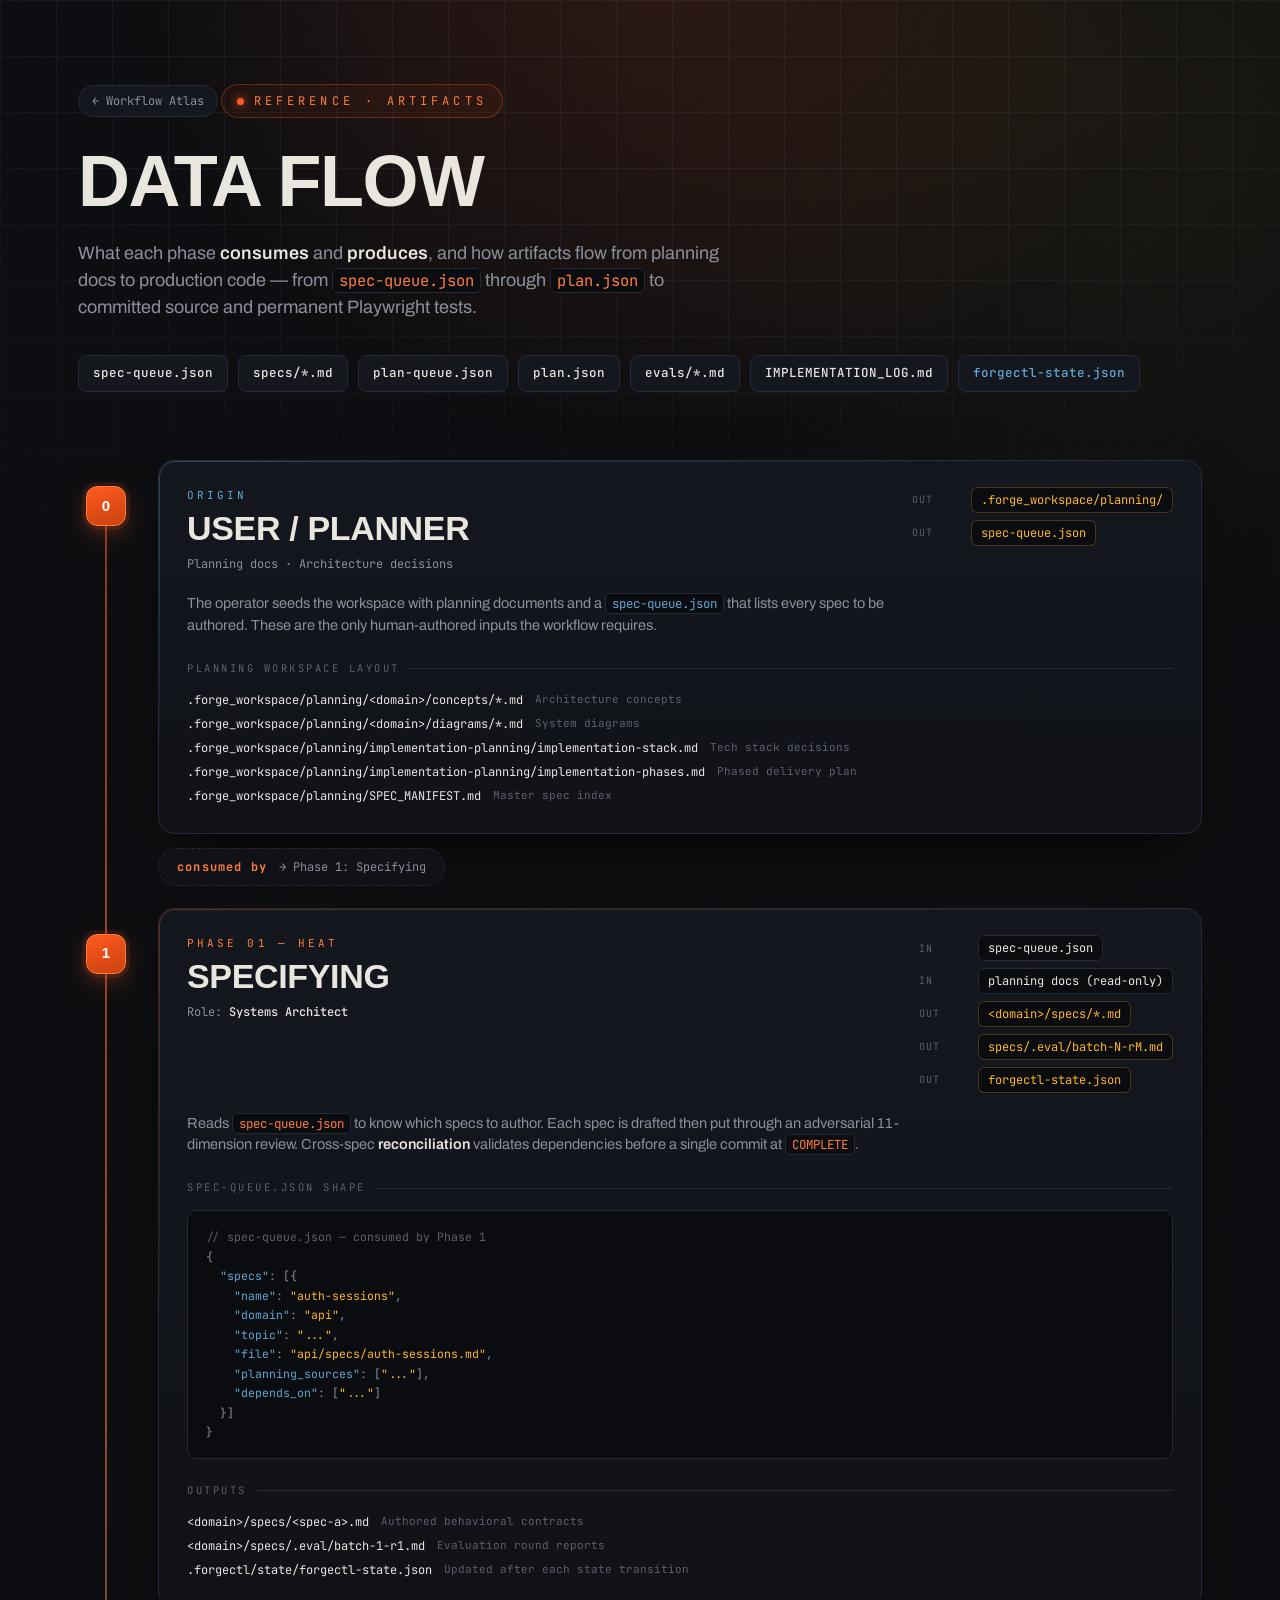
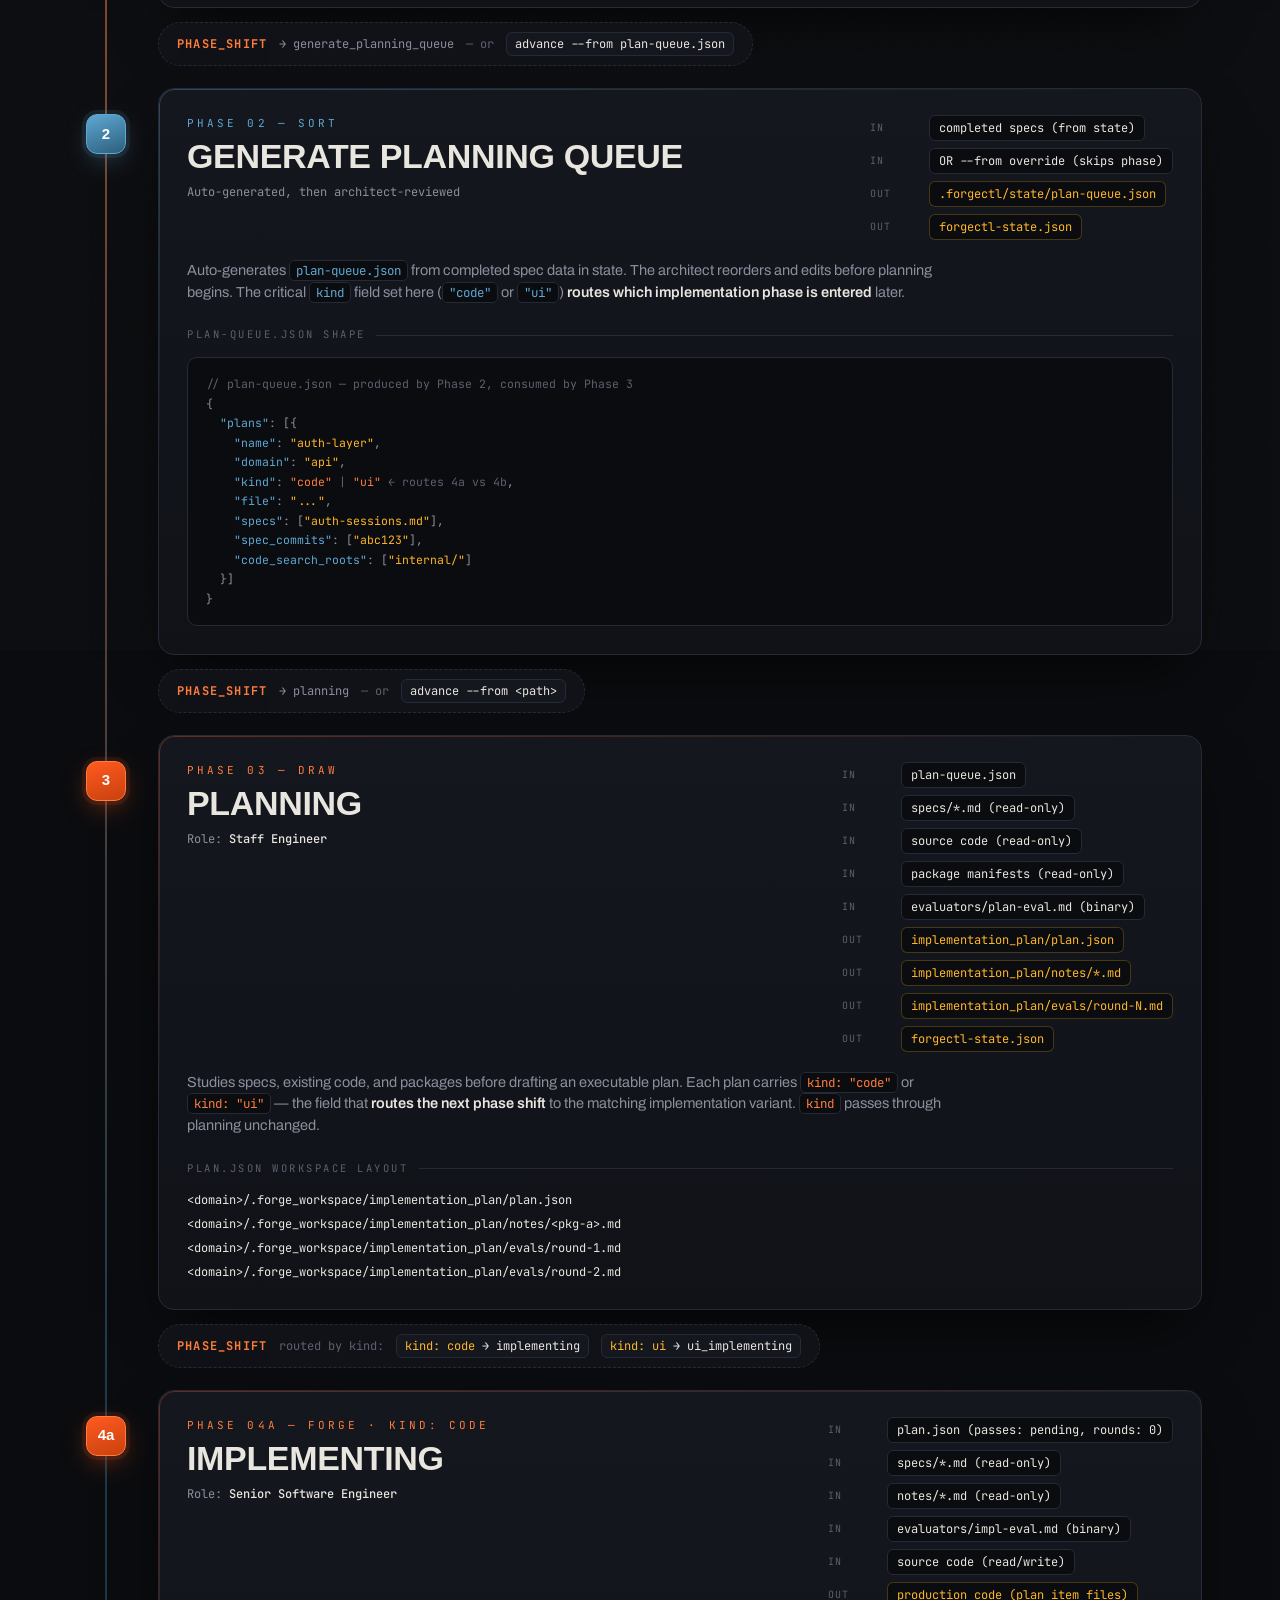
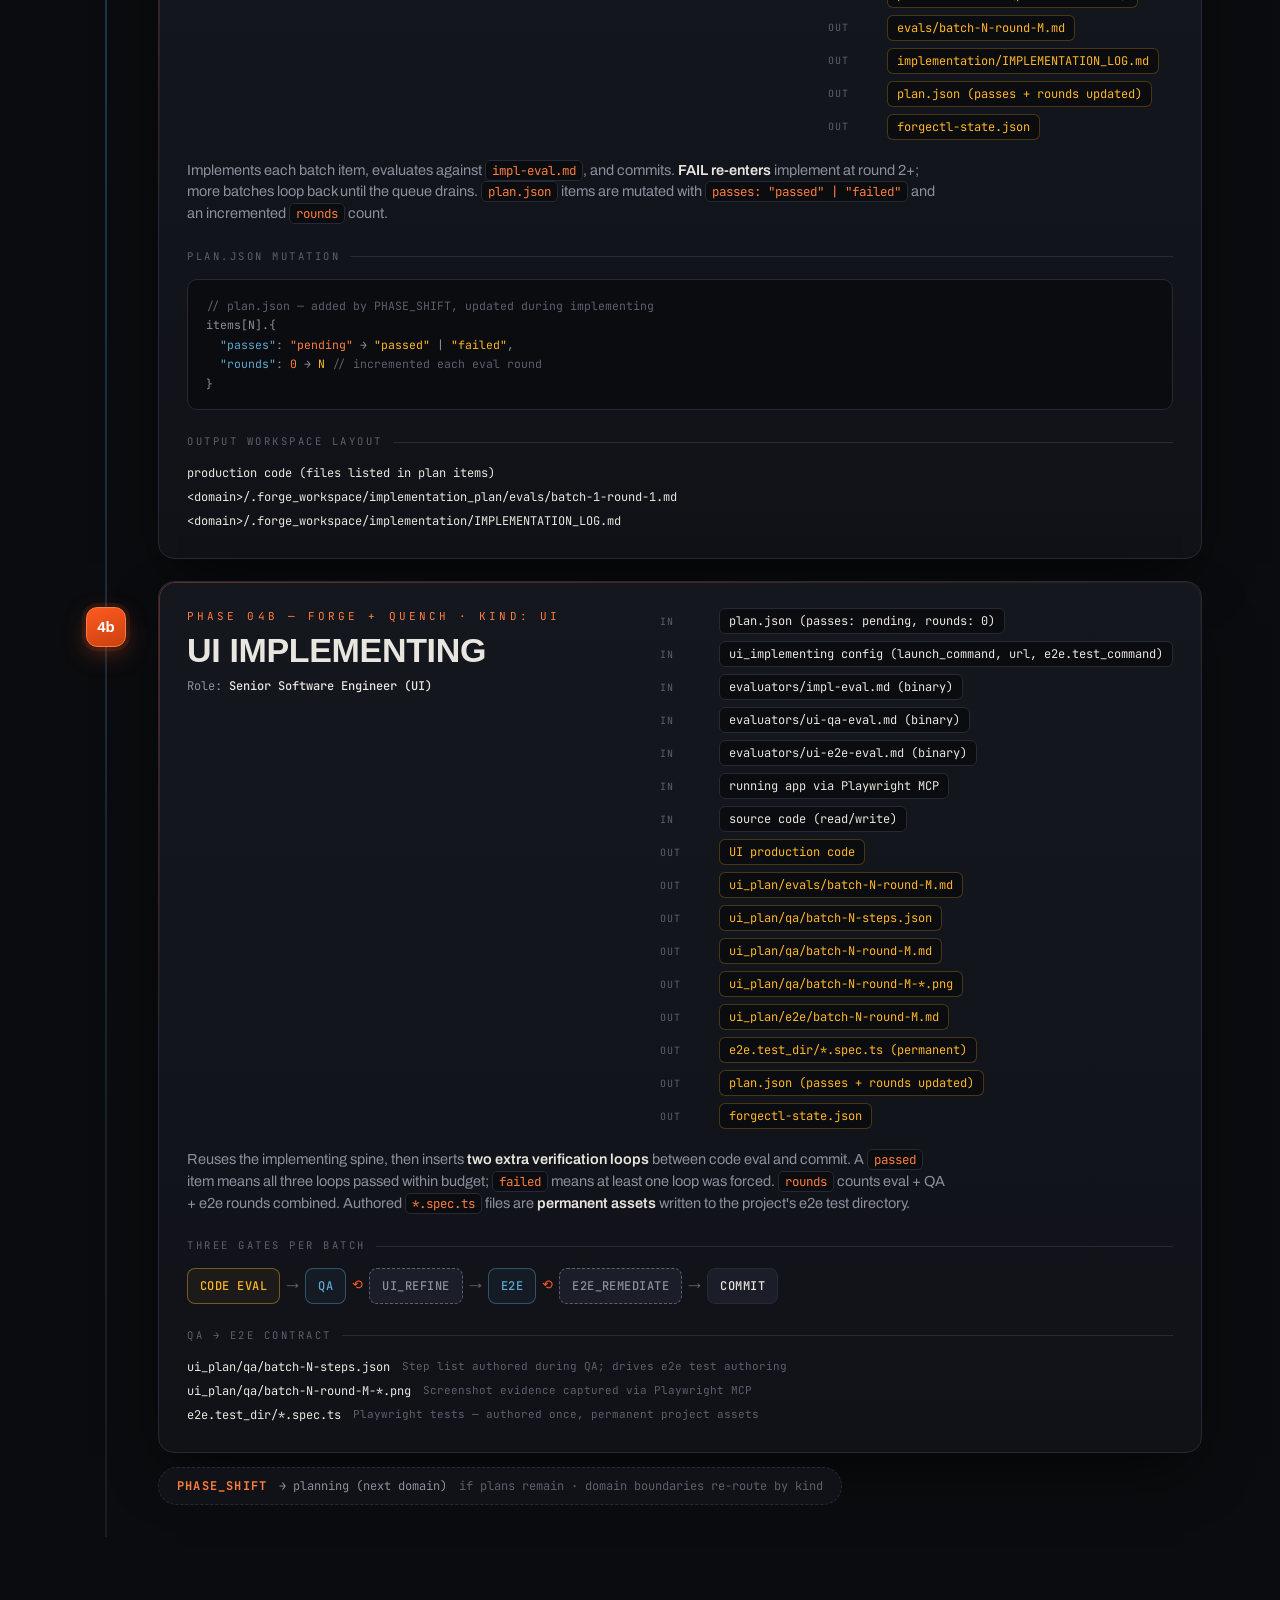
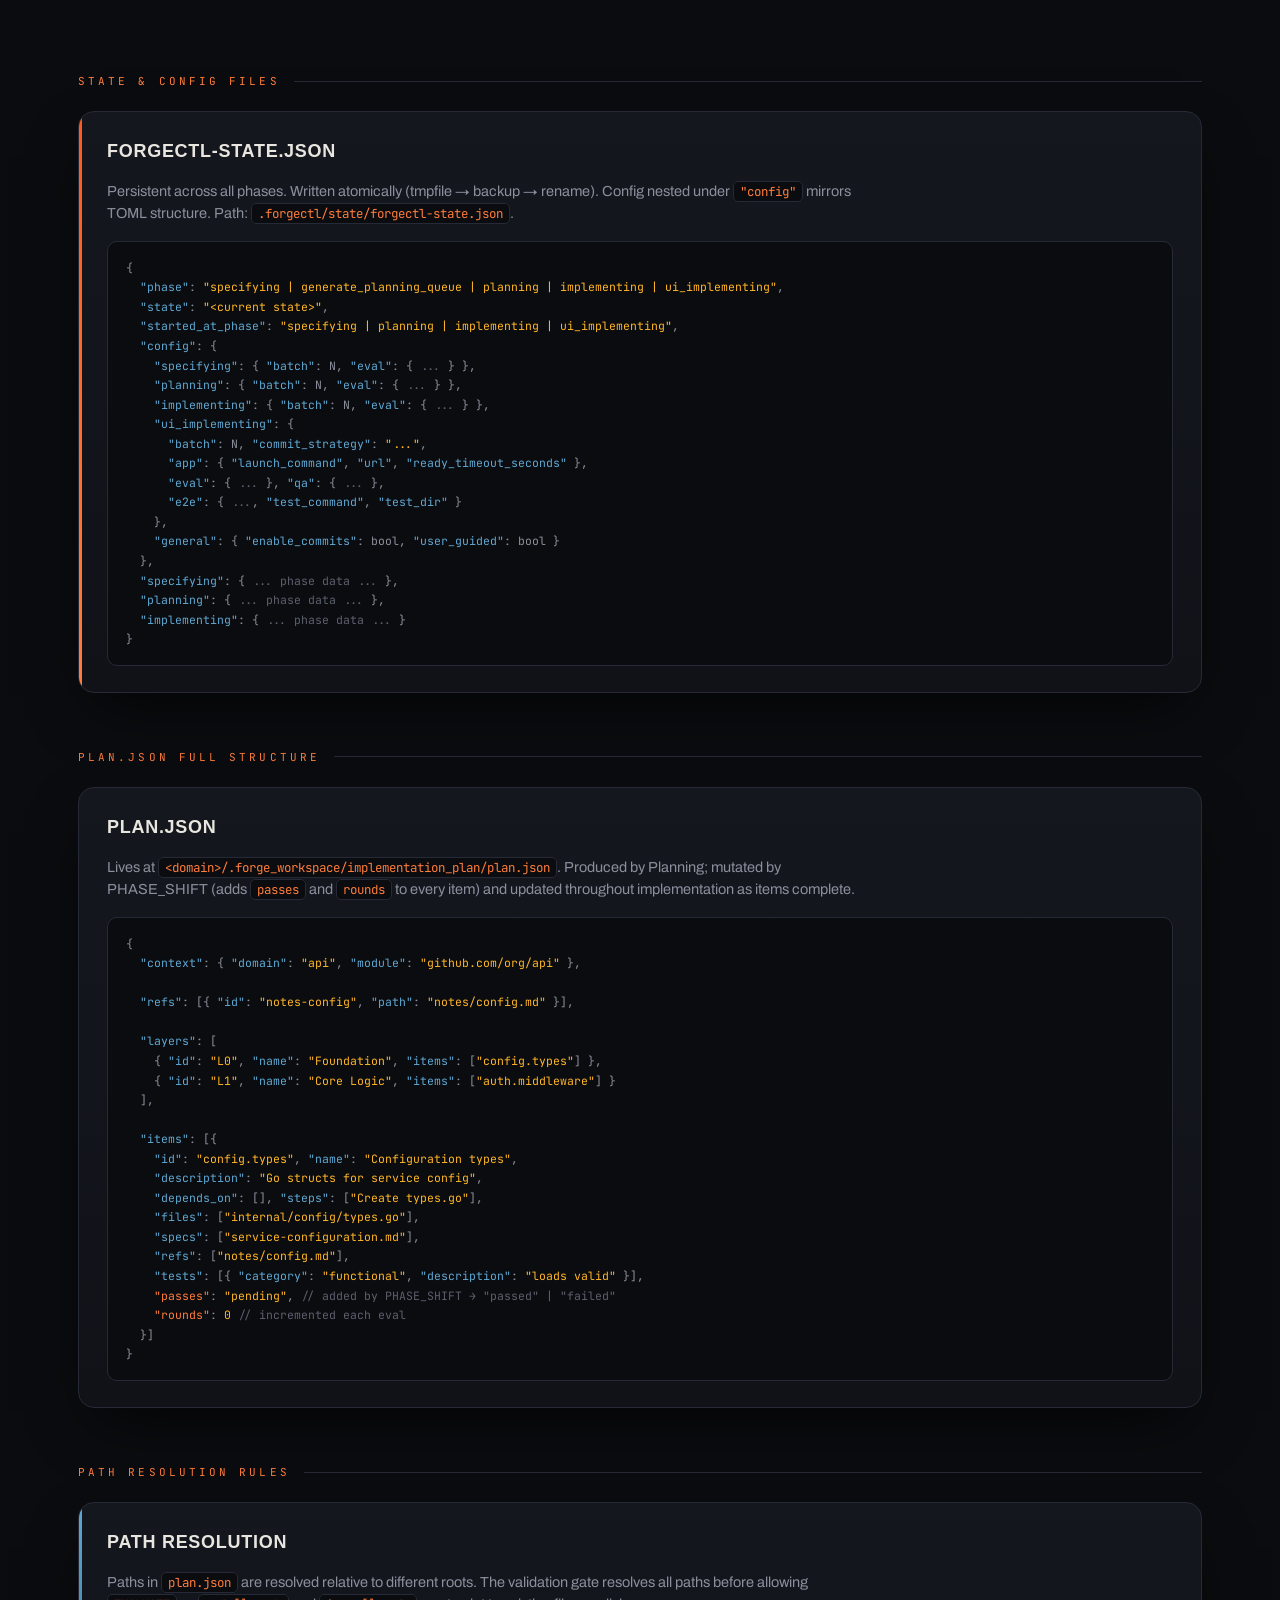
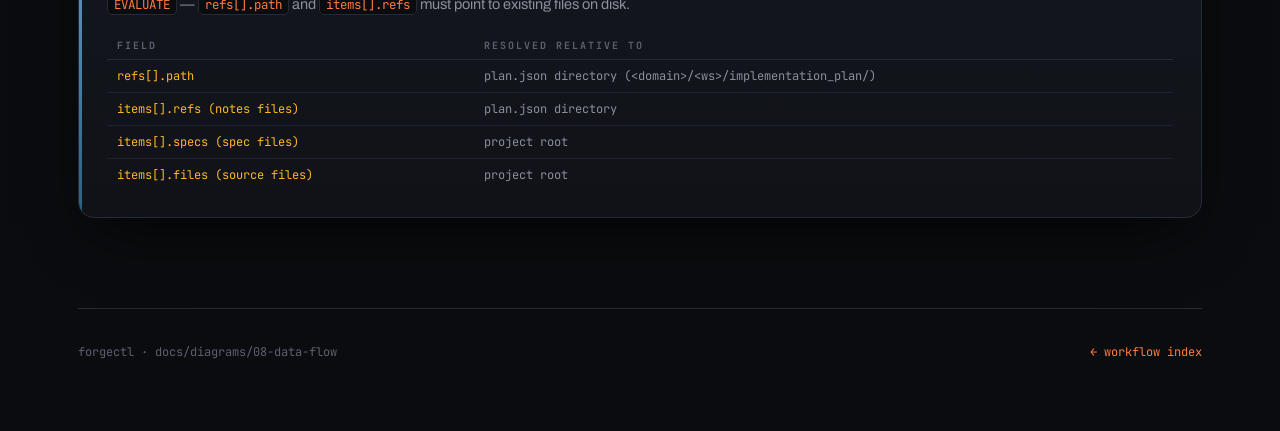
<file: docs/diagrams/html/data-flow.html>
<!DOCTYPE html>
<html lang="en">
<head>
<meta charset="UTF-8" />
<meta name="viewport" content="width=device-width, initial-scale=1.0" />
<title>forgectl — Data Flow &amp; Artifact Map</title>
<link rel="preconnect" href="https://fonts.googleapis.com" />
<link rel="preconnect" href="https://fonts.gstatic.com" crossorigin />
<link href="https://fonts.googleapis.com/css2?family=Archivo:wght@400;500;600;700&family=Archivo+Expanded:wght@600;700;800;900&family=JetBrains+Mono:wght@400;500;700&display=swap" rel="stylesheet" />
<link rel="stylesheet" href="forge.css" />
<style>
  .io-grid {
    display: grid;
    grid-template-columns: 1fr 1fr;
    gap: 20px;
    margin-top: 20px;
  }
  @media (max-width: 640px) {
    .io-grid { grid-template-columns: 1fr; }
  }
  .io-col-head {
    font-family: 'JetBrains Mono', monospace;
    font-size: 10px;
    letter-spacing: 0.28em;
    text-transform: uppercase;
    color: var(--muted-2);
    margin-bottom: 10px;
  }
  .artifact-list {
    display: flex;
    flex-direction: column;
    gap: 6px;
    font-family: 'JetBrains Mono', monospace;
    font-size: 12px;
  }
  .artifact-list .arow {
    display: flex;
    align-items: flex-start;
    gap: 8px;
    flex-wrap: wrap;
  }
  .artifact-list .note {
    color: var(--muted-2);
    font-size: 11px;
    padding-left: 4px;
  }
  .path-table {
    width: 100%;
    border-collapse: collapse;
    font-family: 'JetBrains Mono', monospace;
    font-size: 12px;
    margin-top: 6px;
  }
  .path-table th {
    text-align: left;
    color: var(--muted-2);
    font-size: 10px;
    letter-spacing: 0.2em;
    text-transform: uppercase;
    padding: 6px 10px;
    border-bottom: 1px solid var(--line);
  }
  .path-table td {
    padding: 7px 10px;
    border-bottom: 1px solid var(--line-soft);
    color: var(--muted);
    vertical-align: top;
  }
  .path-table td:first-child { color: var(--spark); }
  .path-table tr:last-child td { border-bottom: none; }
  .json-block {
    background: var(--iron);
    border: 1px solid var(--line);
    border-radius: 10px;
    padding: 16px 18px;
    font-family: 'JetBrains Mono', monospace;
    font-size: 11.5px;
    color: var(--muted);
    margin-top: 14px;
    line-height: 1.7;
  }
  .json-block .k  { color: var(--steel); }
  .json-block .v  { color: var(--spark); }
  .json-block .c  { color: var(--muted-2); }
  .json-block .em { color: var(--ember-hot); }
</style>
</head>
<body>
<div class="grain"></div>

<div class="wrap">
  <header>
    <a class="crumb" href="index.html">← Workflow Atlas</a>
    <span class="kicker"><span class="dot"></span> Reference · Artifacts</span>
    <h1 class="page-title">Data Flow</h1>
    <p class="lede">
      What each phase <strong>consumes</strong> and <strong>produces</strong>, and how artifacts flow
      from planning docs to production code — from <code>spec-queue.json</code> through
      <code>plan.json</code> to committed source and permanent Playwright tests.
    </p>
    <div class="meta-row">
      <span class="chip"><b>spec-queue.json</b></span>
      <span class="chip"><b>specs/*.md</b></span>
      <span class="chip"><b>plan-queue.json</b></span>
      <span class="chip"><b>plan.json</b></span>
      <span class="chip"><b>evals/*.md</b></span>
      <span class="chip"><b>IMPLEMENTATION_LOG.md</b></span>
      <span class="chip steel"><b>forgectl-state.json</b></span>
    </div>
  </header>

  <main class="pipeline">

    <!-- ── ORIGIN ── -->
    <section class="station" data-station>
      <div class="node-marker">0</div>
      <article class="card steel">
        <div class="card-head">
          <div class="reveal">
            <div class="phase-label">Origin</div>
            <div class="phase-title">User / Planner</div>
            <div class="role">Planning docs · Architecture decisions</div>
          </div>
          <div class="io reveal">
            <div class="ln"><span class="tag">out</span><span class="val out">.forge_workspace/planning/</span></div>
            <div class="ln"><span class="tag">out</span><span class="val out">spec-queue.json</span></div>
          </div>
        </div>
        <p class="desc reveal">
          The operator seeds the workspace with planning documents and a
          <code>spec-queue.json</code> that lists every spec to be authored.
          These are the only human-authored inputs the workflow requires.
        </p>
        <div class="track-label reveal">Planning workspace layout</div>
        <div class="artifact-list reveal">
          <div class="arow"><span class="val">.forge_workspace/planning/&lt;domain&gt;/concepts/*.md</span><span class="note">Architecture concepts</span></div>
          <div class="arow"><span class="val">.forge_workspace/planning/&lt;domain&gt;/diagrams/*.md</span><span class="note">System diagrams</span></div>
          <div class="arow"><span class="val">.forge_workspace/planning/implementation-planning/implementation-stack.md</span><span class="note">Tech stack decisions</span></div>
          <div class="arow"><span class="val">.forge_workspace/planning/implementation-planning/implementation-phases.md</span><span class="note">Phased delivery plan</span></div>
          <div class="arow"><span class="val">.forge_workspace/planning/SPEC_MANIFEST.md</span><span class="note">Master spec index</span></div>
        </div>
      </article>
    </section>

    <div class="shift" data-station>
      <div class="shift-inner reveal">
        <span class="ps">consumed by</span> → Phase 1: Specifying
      </div>
    </div>

    <!-- ── PHASE 1: SPECIFYING ── -->
    <section class="station" data-station>
      <div class="node-marker">1</div>
      <article class="card">
        <div class="card-head">
          <div class="reveal">
            <div class="phase-label">Phase 01 — Heat</div>
            <div class="phase-title">Specifying</div>
            <div class="role">Role: <b>Systems Architect</b></div>
          </div>
          <div class="io reveal">
            <div class="ln"><span class="tag">in</span><span class="val">spec-queue.json</span></div>
            <div class="ln"><span class="tag">in</span><span class="val">planning docs (read-only)</span></div>
            <div class="ln"><span class="tag">out</span><span class="val out">&lt;domain&gt;/specs/*.md</span></div>
            <div class="ln"><span class="tag">out</span><span class="val out">specs/.eval/batch-N-rM.md</span></div>
            <div class="ln"><span class="tag">out</span><span class="val out">forgectl-state.json</span></div>
          </div>
        </div>
        <p class="desc reveal">
          Reads <code>spec-queue.json</code> to know which specs to author. Each spec is drafted then
          put through an adversarial 11-dimension review. Cross-spec
          <strong>reconciliation</strong> validates dependencies before a single commit at
          <code>COMPLETE</code>.
        </p>
        <div class="track-label reveal">spec-queue.json shape</div>
        <div class="json-block reveal">
          <span class="c">// spec-queue.json — consumed by Phase 1</span><br/>
          {<br/>
          &nbsp;&nbsp;<span class="k">"specs"</span>: [{<br/>
          &nbsp;&nbsp;&nbsp;&nbsp;<span class="k">"name"</span>: <span class="v">"auth-sessions"</span>,<br/>
          &nbsp;&nbsp;&nbsp;&nbsp;<span class="k">"domain"</span>: <span class="v">"api"</span>,<br/>
          &nbsp;&nbsp;&nbsp;&nbsp;<span class="k">"topic"</span>: <span class="v">"..."</span>,<br/>
          &nbsp;&nbsp;&nbsp;&nbsp;<span class="k">"file"</span>: <span class="v">"api/specs/auth-sessions.md"</span>,<br/>
          &nbsp;&nbsp;&nbsp;&nbsp;<span class="k">"planning_sources"</span>: [<span class="v">"..."</span>],<br/>
          &nbsp;&nbsp;&nbsp;&nbsp;<span class="k">"depends_on"</span>: [<span class="v">"..."</span>]<br/>
          &nbsp;&nbsp;}]<br/>
          }
        </div>
        <div class="track-label reveal">outputs</div>
        <div class="artifact-list reveal">
          <div class="arow"><span class="val out">&lt;domain&gt;/specs/&lt;spec-a&gt;.md</span><span class="note">Authored behavioral contracts</span></div>
          <div class="arow"><span class="val out">&lt;domain&gt;/specs/.eval/batch-1-r1.md</span><span class="note">Evaluation round reports</span></div>
          <div class="arow"><span class="val out">.forgectl/state/forgectl-state.json</span><span class="note">Updated after each state transition</span></div>
        </div>
      </article>
    </section>

    <div class="shift" data-station>
      <div class="shift-inner reveal">
        <span class="ps">PHASE_SHIFT</span> → generate_planning_queue
        <span style="color:var(--muted-2)">— or</span>
        <span class="route">advance --from plan-queue.json</span>
      </div>
    </div>

    <!-- ── PHASE 2: GENERATE PLANNING QUEUE ── -->
    <section class="station cool" data-station>
      <div class="node-marker">2</div>
      <article class="card steel">
        <div class="card-head">
          <div class="reveal">
            <div class="phase-label">Phase 02 — Sort</div>
            <div class="phase-title">Generate Planning Queue</div>
            <div class="role">Auto-generated, then architect-reviewed</div>
          </div>
          <div class="io reveal">
            <div class="ln"><span class="tag">in</span><span class="val">completed specs (from state)</span></div>
            <div class="ln"><span class="tag">in</span><span class="val">OR --from override (skips phase)</span></div>
            <div class="ln"><span class="tag">out</span><span class="val out">.forgectl/state/plan-queue.json</span></div>
            <div class="ln"><span class="tag">out</span><span class="val out">forgectl-state.json</span></div>
          </div>
        </div>
        <p class="desc reveal">
          Auto-generates <code>plan-queue.json</code> from completed spec data in state.
          The architect reorders and edits before planning begins. The critical
          <code>kind</code> field set here (<code>"code"</code> or <code>"ui"</code>)
          <strong>routes which implementation phase is entered</strong> later.
        </p>
        <div class="track-label reveal">plan-queue.json shape</div>
        <div class="json-block reveal">
          <span class="c">// plan-queue.json — produced by Phase 2, consumed by Phase 3</span><br/>
          {<br/>
          &nbsp;&nbsp;<span class="k">"plans"</span>: [{<br/>
          &nbsp;&nbsp;&nbsp;&nbsp;<span class="k">"name"</span>: <span class="v">"auth-layer"</span>,<br/>
          &nbsp;&nbsp;&nbsp;&nbsp;<span class="k">"domain"</span>: <span class="v">"api"</span>,<br/>
          &nbsp;&nbsp;&nbsp;&nbsp;<span class="k">"kind"</span>: <span class="em">"code"</span> <span class="c">| <span class="em">"ui"</span>  ← routes 4a vs 4b</span>,<br/>
          &nbsp;&nbsp;&nbsp;&nbsp;<span class="k">"file"</span>: <span class="v">"..."</span>,<br/>
          &nbsp;&nbsp;&nbsp;&nbsp;<span class="k">"specs"</span>: [<span class="v">"auth-sessions.md"</span>],<br/>
          &nbsp;&nbsp;&nbsp;&nbsp;<span class="k">"spec_commits"</span>: [<span class="v">"abc123"</span>],<br/>
          &nbsp;&nbsp;&nbsp;&nbsp;<span class="k">"code_search_roots"</span>: [<span class="v">"internal/"</span>]<br/>
          &nbsp;&nbsp;}]<br/>
          }
        </div>
      </article>
    </section>

    <div class="shift" data-station>
      <div class="shift-inner reveal">
        <span class="ps">PHASE_SHIFT</span> → planning
        <span style="color:var(--muted-2)">— or</span>
        <span class="route">advance --from &lt;path&gt;</span>
      </div>
    </div>

    <!-- ── PHASE 3: PLANNING ── -->
    <section class="station" data-station>
      <div class="node-marker">3</div>
      <article class="card">
        <div class="card-head">
          <div class="reveal">
            <div class="phase-label">Phase 03 — Draw</div>
            <div class="phase-title">Planning</div>
            <div class="role">Role: <b>Staff Engineer</b></div>
          </div>
          <div class="io reveal">
            <div class="ln"><span class="tag">in</span><span class="val">plan-queue.json</span></div>
            <div class="ln"><span class="tag">in</span><span class="val">specs/*.md (read-only)</span></div>
            <div class="ln"><span class="tag">in</span><span class="val">source code (read-only)</span></div>
            <div class="ln"><span class="tag">in</span><span class="val">package manifests (read-only)</span></div>
            <div class="ln"><span class="tag">in</span><span class="val">evaluators/plan-eval.md (binary)</span></div>
            <div class="ln"><span class="tag">out</span><span class="val out">implementation_plan/plan.json</span></div>
            <div class="ln"><span class="tag">out</span><span class="val out">implementation_plan/notes/*.md</span></div>
            <div class="ln"><span class="tag">out</span><span class="val out">implementation_plan/evals/round-N.md</span></div>
            <div class="ln"><span class="tag">out</span><span class="val out">forgectl-state.json</span></div>
          </div>
        </div>
        <p class="desc reveal">
          Studies specs, existing code, and packages before drafting an executable plan.
          Each plan carries <code>kind: "code"</code> or <code>kind: "ui"</code> —
          the field that <strong>routes the next phase shift</strong> to the matching
          implementation variant. <code>kind</code> passes through planning unchanged.
        </p>
        <div class="track-label reveal">plan.json workspace layout</div>
        <div class="artifact-list reveal">
          <div class="arow"><span class="val out">&lt;domain&gt;/.forge_workspace/implementation_plan/plan.json</span></div>
          <div class="arow"><span class="val out">&lt;domain&gt;/.forge_workspace/implementation_plan/notes/&lt;pkg-a&gt;.md</span></div>
          <div class="arow"><span class="val out">&lt;domain&gt;/.forge_workspace/implementation_plan/evals/round-1.md</span></div>
          <div class="arow"><span class="val out">&lt;domain&gt;/.forge_workspace/implementation_plan/evals/round-2.md</span></div>
        </div>
      </article>
    </section>

    <div class="shift" data-station>
      <div class="shift-inner reveal">
        <span class="ps">PHASE_SHIFT</span>
        <span style="color:var(--muted-2)">routed by kind:</span>
        <span class="route"><span class="k">kind: code</span> → implementing</span>
        <span class="route"><span class="k">kind: ui</span> → ui_implementing</span>
      </div>
    </div>

    <!-- ── PHASE 4a: IMPLEMENTING ── -->
    <section class="station" data-station>
      <div class="node-marker">4a</div>
      <article class="card">
        <div class="card-head">
          <div class="reveal">
            <div class="phase-label">Phase 04a — Forge · kind: code</div>
            <div class="phase-title">Implementing</div>
            <div class="role">Role: <b>Senior Software Engineer</b></div>
          </div>
          <div class="io reveal">
            <div class="ln"><span class="tag">in</span><span class="val">plan.json (passes: pending, rounds: 0)</span></div>
            <div class="ln"><span class="tag">in</span><span class="val">specs/*.md (read-only)</span></div>
            <div class="ln"><span class="tag">in</span><span class="val">notes/*.md (read-only)</span></div>
            <div class="ln"><span class="tag">in</span><span class="val">evaluators/impl-eval.md (binary)</span></div>
            <div class="ln"><span class="tag">in</span><span class="val">source code (read/write)</span></div>
            <div class="ln"><span class="tag">out</span><span class="val out">production code (plan item files)</span></div>
            <div class="ln"><span class="tag">out</span><span class="val out">evals/batch-N-round-M.md</span></div>
            <div class="ln"><span class="tag">out</span><span class="val out">implementation/IMPLEMENTATION_LOG.md</span></div>
            <div class="ln"><span class="tag">out</span><span class="val out">plan.json (passes + rounds updated)</span></div>
            <div class="ln"><span class="tag">out</span><span class="val out">forgectl-state.json</span></div>
          </div>
        </div>
        <p class="desc reveal">
          Implements each batch item, evaluates against <code>impl-eval.md</code>, and commits.
          <strong>FAIL re-enters</strong> implement at round 2+; more batches loop back until the
          queue drains. <code>plan.json</code> items are mutated with
          <code>passes: "passed" | "failed"</code> and an incremented <code>rounds</code> count.
        </p>
        <div class="track-label reveal">plan.json mutation</div>
        <div class="json-block reveal">
          <span class="c">// plan.json — added by PHASE_SHIFT, updated during implementing</span><br/>
          items[N].{<br/>
          &nbsp;&nbsp;<span class="k">"passes"</span>: <span class="em">"pending"</span> → <span class="v">"passed"</span> | <span class="v">"failed"</span>,<br/>
          &nbsp;&nbsp;<span class="k">"rounds"</span>: <span class="em">0</span> → <span class="v">N</span> <span class="c">// incremented each eval round</span><br/>
          }
        </div>
        <div class="track-label reveal">output workspace layout</div>
        <div class="artifact-list reveal">
          <div class="arow"><span class="val out">production code (files listed in plan items)</span></div>
          <div class="arow"><span class="val out">&lt;domain&gt;/.forge_workspace/implementation_plan/evals/batch-1-round-1.md</span></div>
          <div class="arow"><span class="val out">&lt;domain&gt;/.forge_workspace/implementation/IMPLEMENTATION_LOG.md</span></div>
        </div>
      </article>
    </section>

    <!-- ── PHASE 4b: UI_IMPLEMENTING ── -->
    <section class="station" data-station>
      <div class="node-marker">4b</div>
      <article class="card">
        <div class="card-head">
          <div class="reveal">
            <div class="phase-label">Phase 04b — Forge + Quench · kind: ui</div>
            <div class="phase-title">UI Implementing</div>
            <div class="role">Role: <b>Senior Software Engineer (UI)</b></div>
          </div>
          <div class="io reveal">
            <div class="ln"><span class="tag">in</span><span class="val">plan.json (passes: pending, rounds: 0)</span></div>
            <div class="ln"><span class="tag">in</span><span class="val">ui_implementing config (launch_command, url, e2e.test_command)</span></div>
            <div class="ln"><span class="tag">in</span><span class="val">evaluators/impl-eval.md (binary)</span></div>
            <div class="ln"><span class="tag">in</span><span class="val">evaluators/ui-qa-eval.md (binary)</span></div>
            <div class="ln"><span class="tag">in</span><span class="val">evaluators/ui-e2e-eval.md (binary)</span></div>
            <div class="ln"><span class="tag">in</span><span class="val">running app via Playwright MCP</span></div>
            <div class="ln"><span class="tag">in</span><span class="val">source code (read/write)</span></div>
            <div class="ln"><span class="tag">out</span><span class="val out">UI production code</span></div>
            <div class="ln"><span class="tag">out</span><span class="val out">ui_plan/evals/batch-N-round-M.md</span></div>
            <div class="ln"><span class="tag">out</span><span class="val out">ui_plan/qa/batch-N-steps.json</span></div>
            <div class="ln"><span class="tag">out</span><span class="val out">ui_plan/qa/batch-N-round-M.md</span></div>
            <div class="ln"><span class="tag">out</span><span class="val out">ui_plan/qa/batch-N-round-M-*.png</span></div>
            <div class="ln"><span class="tag">out</span><span class="val out">ui_plan/e2e/batch-N-round-M.md</span></div>
            <div class="ln"><span class="tag">out</span><span class="val out">e2e.test_dir/*.spec.ts (permanent)</span></div>
            <div class="ln"><span class="tag">out</span><span class="val out">plan.json (passes + rounds updated)</span></div>
            <div class="ln"><span class="tag">out</span><span class="val out">forgectl-state.json</span></div>
          </div>
        </div>
        <p class="desc reveal">
          Reuses the implementing spine, then inserts <strong>two extra verification loops</strong>
          between code eval and commit. A <code>passed</code> item means all three loops passed within budget;
          <code>failed</code> means at least one loop was forced. <code>rounds</code> counts
          eval + QA + e2e rounds combined. Authored <code>*.spec.ts</code> files are
          <strong>permanent assets</strong> written to the project's e2e test directory.
        </p>
        <div class="track-label reveal">Three gates per batch</div>
        <div class="track reveal">
          <span class="state eval">CODE EVAL</span><span class="arrow">→</span>
          <span class="state gate">QA</span>
          <span class="arrow loopback">⟲</span>
          <span class="state loop">UI_REFINE</span><span class="arrow">→</span>
          <span class="state gate">E2E</span>
          <span class="arrow loopback">⟲</span>
          <span class="state loop">E2E_REMEDIATE</span><span class="arrow">→</span>
          <span class="state">COMMIT</span>
        </div>
        <div class="track-label reveal">QA → E2E contract</div>
        <div class="artifact-list reveal">
          <div class="arow"><span class="val out">ui_plan/qa/batch-N-steps.json</span><span class="note">Step list authored during QA; drives e2e test authoring</span></div>
          <div class="arow"><span class="val out">ui_plan/qa/batch-N-round-M-*.png</span><span class="note">Screenshot evidence captured via Playwright MCP</span></div>
          <div class="arow"><span class="val out">e2e.test_dir/*.spec.ts</span><span class="note">Playwright tests — authored once, permanent project assets</span></div>
        </div>
      </article>
    </section>

    <div class="shift" data-station>
      <div class="shift-inner reveal">
        <span class="ps">PHASE_SHIFT</span> → planning (next domain) <span style="color:var(--muted-2)">if plans remain · domain boundaries re-route by kind</span>
      </div>
    </div>

  </main>

  <!-- ── REFERENCE PANELS ── -->

  <div class="section-head" data-reveal>State &amp; Config Files</div>

  <div class="panel accent" data-reveal style="margin-bottom: 20px;">
    <div class="panel-title">forgectl-state.json</div>
    <p class="desc reveal" style="margin-top:0; margin-bottom:16px;">
      Persistent across all phases. Written atomically
      (tmpfile → backup → rename). Config nested under <code>"config"</code>
      mirrors TOML structure. Path: <code>.forgectl/state/forgectl-state.json</code>.
    </p>
    <div class="json-block reveal">
      {<br/>
      &nbsp;&nbsp;<span class="k">"phase"</span>: <span class="v">"specifying | generate_planning_queue | planning | implementing | ui_implementing"</span>,<br/>
      &nbsp;&nbsp;<span class="k">"state"</span>: <span class="v">"&lt;current state&gt;"</span>,<br/>
      &nbsp;&nbsp;<span class="k">"started_at_phase"</span>: <span class="v">"specifying | planning | implementing | ui_implementing"</span>,<br/>
      &nbsp;&nbsp;<span class="k">"config"</span>: {<br/>
      &nbsp;&nbsp;&nbsp;&nbsp;<span class="k">"specifying"</span>: { <span class="k">"batch"</span>: N, <span class="k">"eval"</span>: { <span class="c">...</span> } },<br/>
      &nbsp;&nbsp;&nbsp;&nbsp;<span class="k">"planning"</span>: { <span class="k">"batch"</span>: N, <span class="k">"eval"</span>: { <span class="c">...</span> } },<br/>
      &nbsp;&nbsp;&nbsp;&nbsp;<span class="k">"implementing"</span>: { <span class="k">"batch"</span>: N, <span class="k">"eval"</span>: { <span class="c">...</span> } },<br/>
      &nbsp;&nbsp;&nbsp;&nbsp;<span class="k">"ui_implementing"</span>: {<br/>
      &nbsp;&nbsp;&nbsp;&nbsp;&nbsp;&nbsp;<span class="k">"batch"</span>: N, <span class="k">"commit_strategy"</span>: <span class="v">"..."</span>,<br/>
      &nbsp;&nbsp;&nbsp;&nbsp;&nbsp;&nbsp;<span class="k">"app"</span>: { <span class="k">"launch_command"</span>, <span class="k">"url"</span>, <span class="k">"ready_timeout_seconds"</span> },<br/>
      &nbsp;&nbsp;&nbsp;&nbsp;&nbsp;&nbsp;<span class="k">"eval"</span>: { <span class="c">...</span> }, <span class="k">"qa"</span>: { <span class="c">...</span> },<br/>
      &nbsp;&nbsp;&nbsp;&nbsp;&nbsp;&nbsp;<span class="k">"e2e"</span>: { <span class="c">...</span>, <span class="k">"test_command"</span>, <span class="k">"test_dir"</span> }<br/>
      &nbsp;&nbsp;&nbsp;&nbsp;},<br/>
      &nbsp;&nbsp;&nbsp;&nbsp;<span class="k">"general"</span>: { <span class="k">"enable_commits"</span>: bool, <span class="k">"user_guided"</span>: bool }<br/>
      &nbsp;&nbsp;},<br/>
      &nbsp;&nbsp;<span class="k">"specifying"</span>: { <span class="c">... phase data ...</span> },<br/>
      &nbsp;&nbsp;<span class="k">"planning"</span>: { <span class="c">... phase data ...</span> },<br/>
      &nbsp;&nbsp;<span class="k">"implementing"</span>: { <span class="c">... phase data ...</span> }<br/>
      }
    </div>
  </div>

  <div class="section-head" data-reveal>plan.json Full Structure</div>

  <div class="panel" data-reveal style="margin-bottom: 20px;">
    <div class="panel-title">plan.json</div>
    <p class="desc reveal" style="margin-top:0; margin-bottom:16px;">
      Lives at <code>&lt;domain&gt;/.forge_workspace/implementation_plan/plan.json</code>.
      Produced by Planning; mutated by PHASE_SHIFT (adds <code>passes</code> and <code>rounds</code>
      to every item) and updated throughout implementation as items complete.
    </p>
    <div class="json-block reveal">
      {<br/>
      &nbsp;&nbsp;<span class="k">"context"</span>: { <span class="k">"domain"</span>: <span class="v">"api"</span>, <span class="k">"module"</span>: <span class="v">"github.com/org/api"</span> },<br/><br/>
      &nbsp;&nbsp;<span class="k">"refs"</span>: [{ <span class="k">"id"</span>: <span class="v">"notes-config"</span>, <span class="k">"path"</span>: <span class="v">"notes/config.md"</span> }],<br/><br/>
      &nbsp;&nbsp;<span class="k">"layers"</span>: [<br/>
      &nbsp;&nbsp;&nbsp;&nbsp;{ <span class="k">"id"</span>: <span class="v">"L0"</span>, <span class="k">"name"</span>: <span class="v">"Foundation"</span>, <span class="k">"items"</span>: [<span class="v">"config.types"</span>] },<br/>
      &nbsp;&nbsp;&nbsp;&nbsp;{ <span class="k">"id"</span>: <span class="v">"L1"</span>, <span class="k">"name"</span>: <span class="v">"Core Logic"</span>, <span class="k">"items"</span>: [<span class="v">"auth.middleware"</span>] }<br/>
      &nbsp;&nbsp;],<br/><br/>
      &nbsp;&nbsp;<span class="k">"items"</span>: [{<br/>
      &nbsp;&nbsp;&nbsp;&nbsp;<span class="k">"id"</span>: <span class="v">"config.types"</span>, <span class="k">"name"</span>: <span class="v">"Configuration types"</span>,<br/>
      &nbsp;&nbsp;&nbsp;&nbsp;<span class="k">"description"</span>: <span class="v">"Go structs for service config"</span>,<br/>
      &nbsp;&nbsp;&nbsp;&nbsp;<span class="k">"depends_on"</span>: [], <span class="k">"steps"</span>: [<span class="v">"Create types.go"</span>],<br/>
      &nbsp;&nbsp;&nbsp;&nbsp;<span class="k">"files"</span>: [<span class="v">"internal/config/types.go"</span>],<br/>
      &nbsp;&nbsp;&nbsp;&nbsp;<span class="k">"specs"</span>: [<span class="v">"service-configuration.md"</span>],<br/>
      &nbsp;&nbsp;&nbsp;&nbsp;<span class="k">"refs"</span>: [<span class="v">"notes/config.md"</span>],<br/>
      &nbsp;&nbsp;&nbsp;&nbsp;<span class="k">"tests"</span>: [{ <span class="k">"category"</span>: <span class="v">"functional"</span>, <span class="k">"description"</span>: <span class="v">"loads valid"</span> }],<br/>
      &nbsp;&nbsp;&nbsp;&nbsp;<span class="em">"passes"</span>: <span class="v">"pending"</span>, <span class="c">// added by PHASE_SHIFT → "passed" | "failed"</span><br/>
      &nbsp;&nbsp;&nbsp;&nbsp;<span class="em">"rounds"</span>: <span class="v">0</span>         <span class="c">// incremented each eval</span><br/>
      &nbsp;&nbsp;}]<br/>
      }
    </div>
  </div>

  <div class="section-head" data-reveal>Path Resolution Rules</div>

  <div class="panel steel" data-reveal style="margin-bottom: 90px;">
    <div class="panel-title">Path Resolution</div>
    <p class="desc reveal" style="margin-top:0; margin-bottom:16px;">
      Paths in <code>plan.json</code> are resolved relative to different roots.
      The validation gate resolves all paths before allowing <code>EVALUATE</code> —
      <code>refs[].path</code> and <code>items[].refs</code> must point to existing files on disk.
    </p>
    <table class="path-table reveal">
      <thead>
        <tr>
          <th>Field</th>
          <th>Resolved relative to</th>
        </tr>
      </thead>
      <tbody>
        <tr>
          <td>refs[].path</td>
          <td>plan.json directory (&lt;domain&gt;/&lt;ws&gt;/implementation_plan/)</td>
        </tr>
        <tr>
          <td>items[].refs (notes files)</td>
          <td>plan.json directory</td>
        </tr>
        <tr>
          <td>items[].specs (spec files)</td>
          <td>project root</td>
        </tr>
        <tr>
          <td>items[].files (source files)</td>
          <td>project root</td>
        </tr>
      </tbody>
    </table>
  </div>

  <footer>
    <span>forgectl · docs/diagrams/08-data-flow</span>
    <span><a href="index.html">← workflow index</a></span>
  </footer>
</div>

<script>
  const io = new IntersectionObserver((entries)=>{
    entries.forEach(e=>{ if(e.isIntersecting){ e.target.classList.add('lit');
      e.target.querySelectorAll('.reveal').forEach((el,i)=>{el.style.animationDelay=(i*70)+'ms';});
      io.unobserve(e.target);} });
  }, { threshold:0.14, rootMargin:'0px 0px -8% 0px' });
  document.querySelectorAll('[data-station],[data-reveal]').forEach(s=>io.observe(s));
</script>
</body>
</html>
</file>
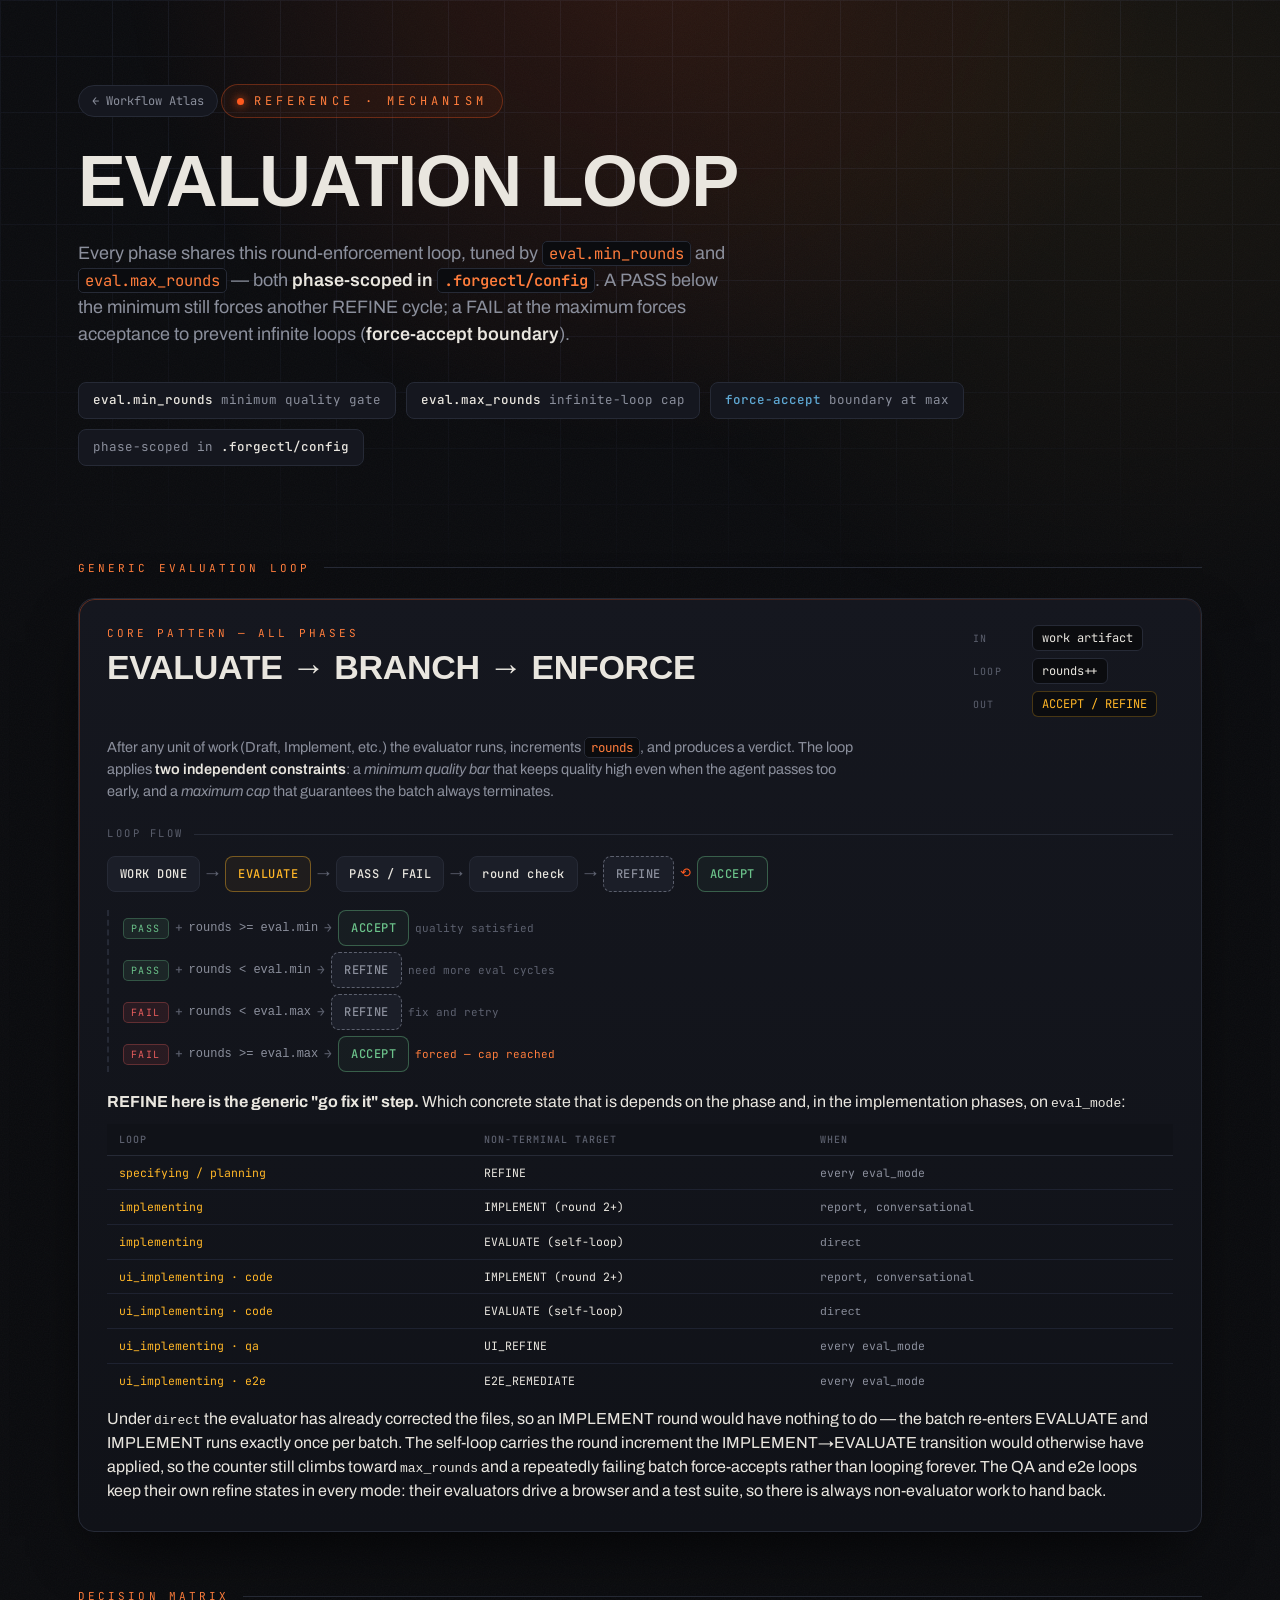
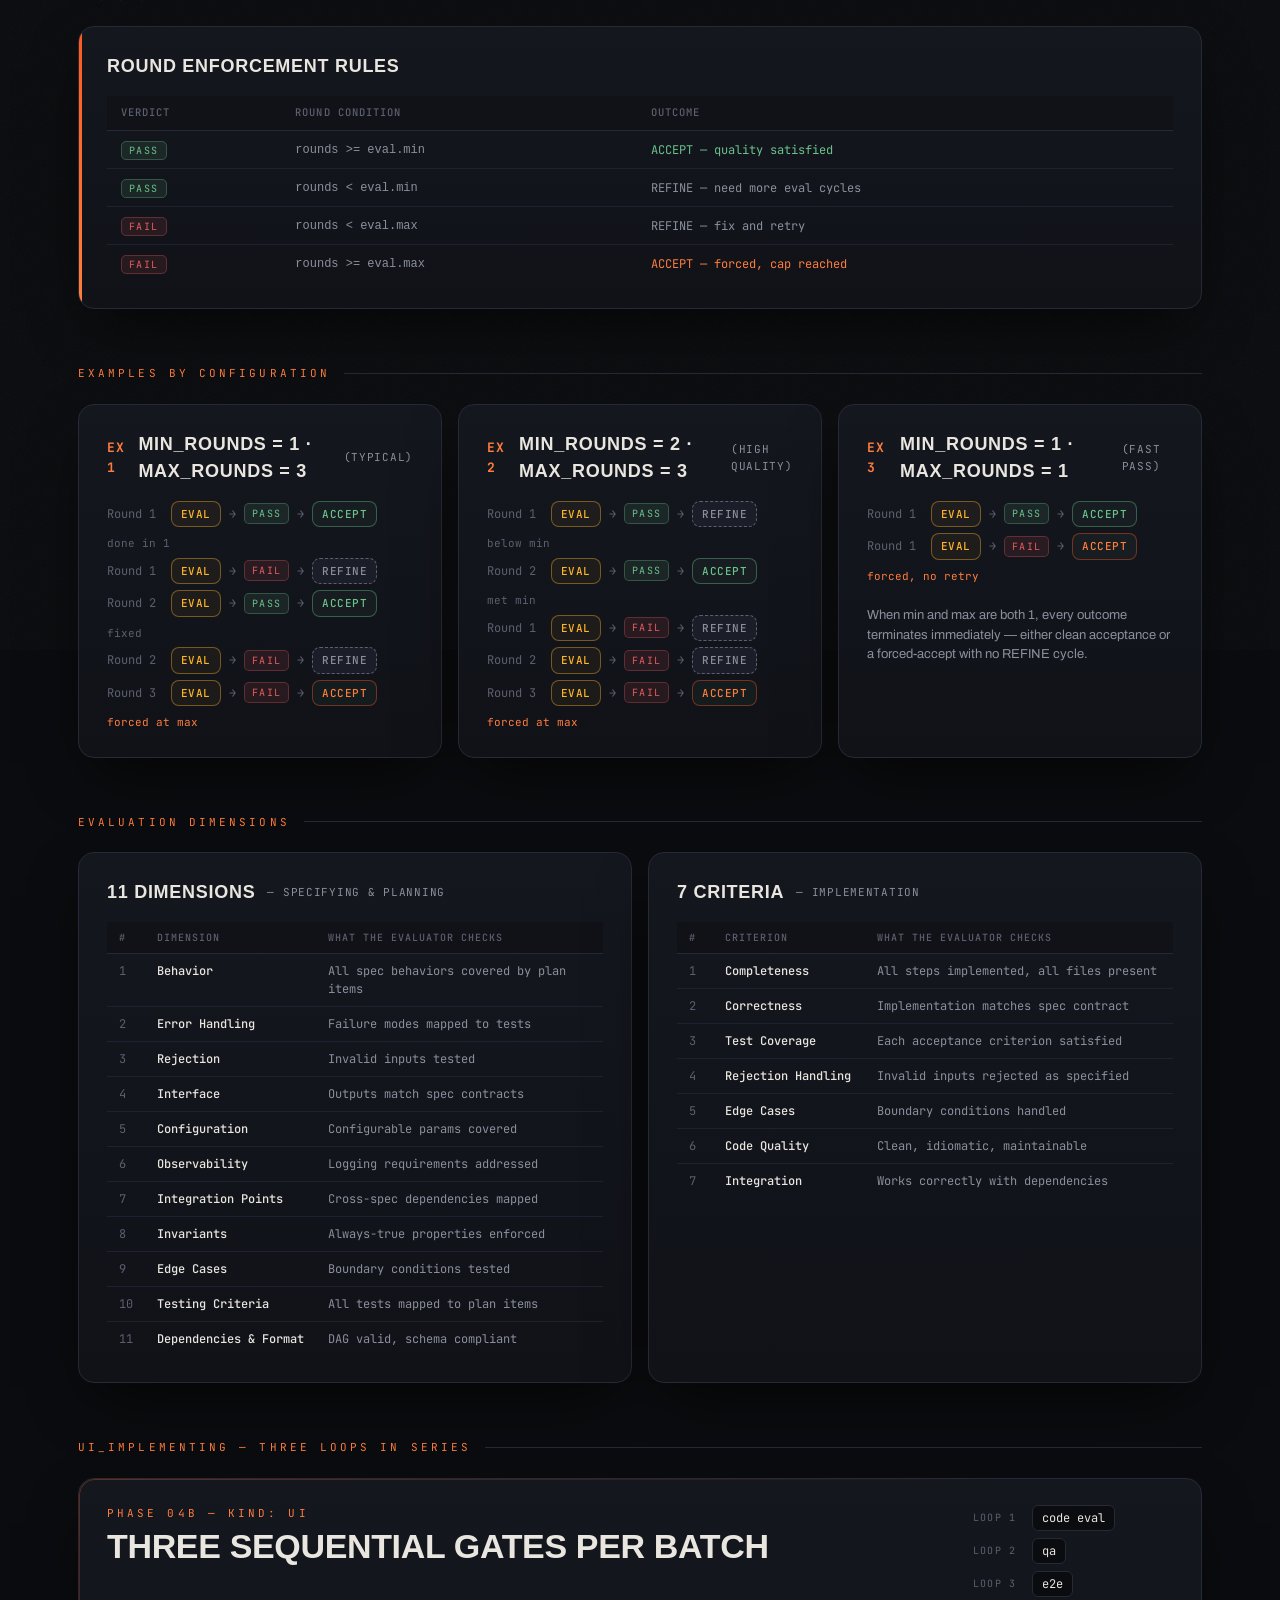
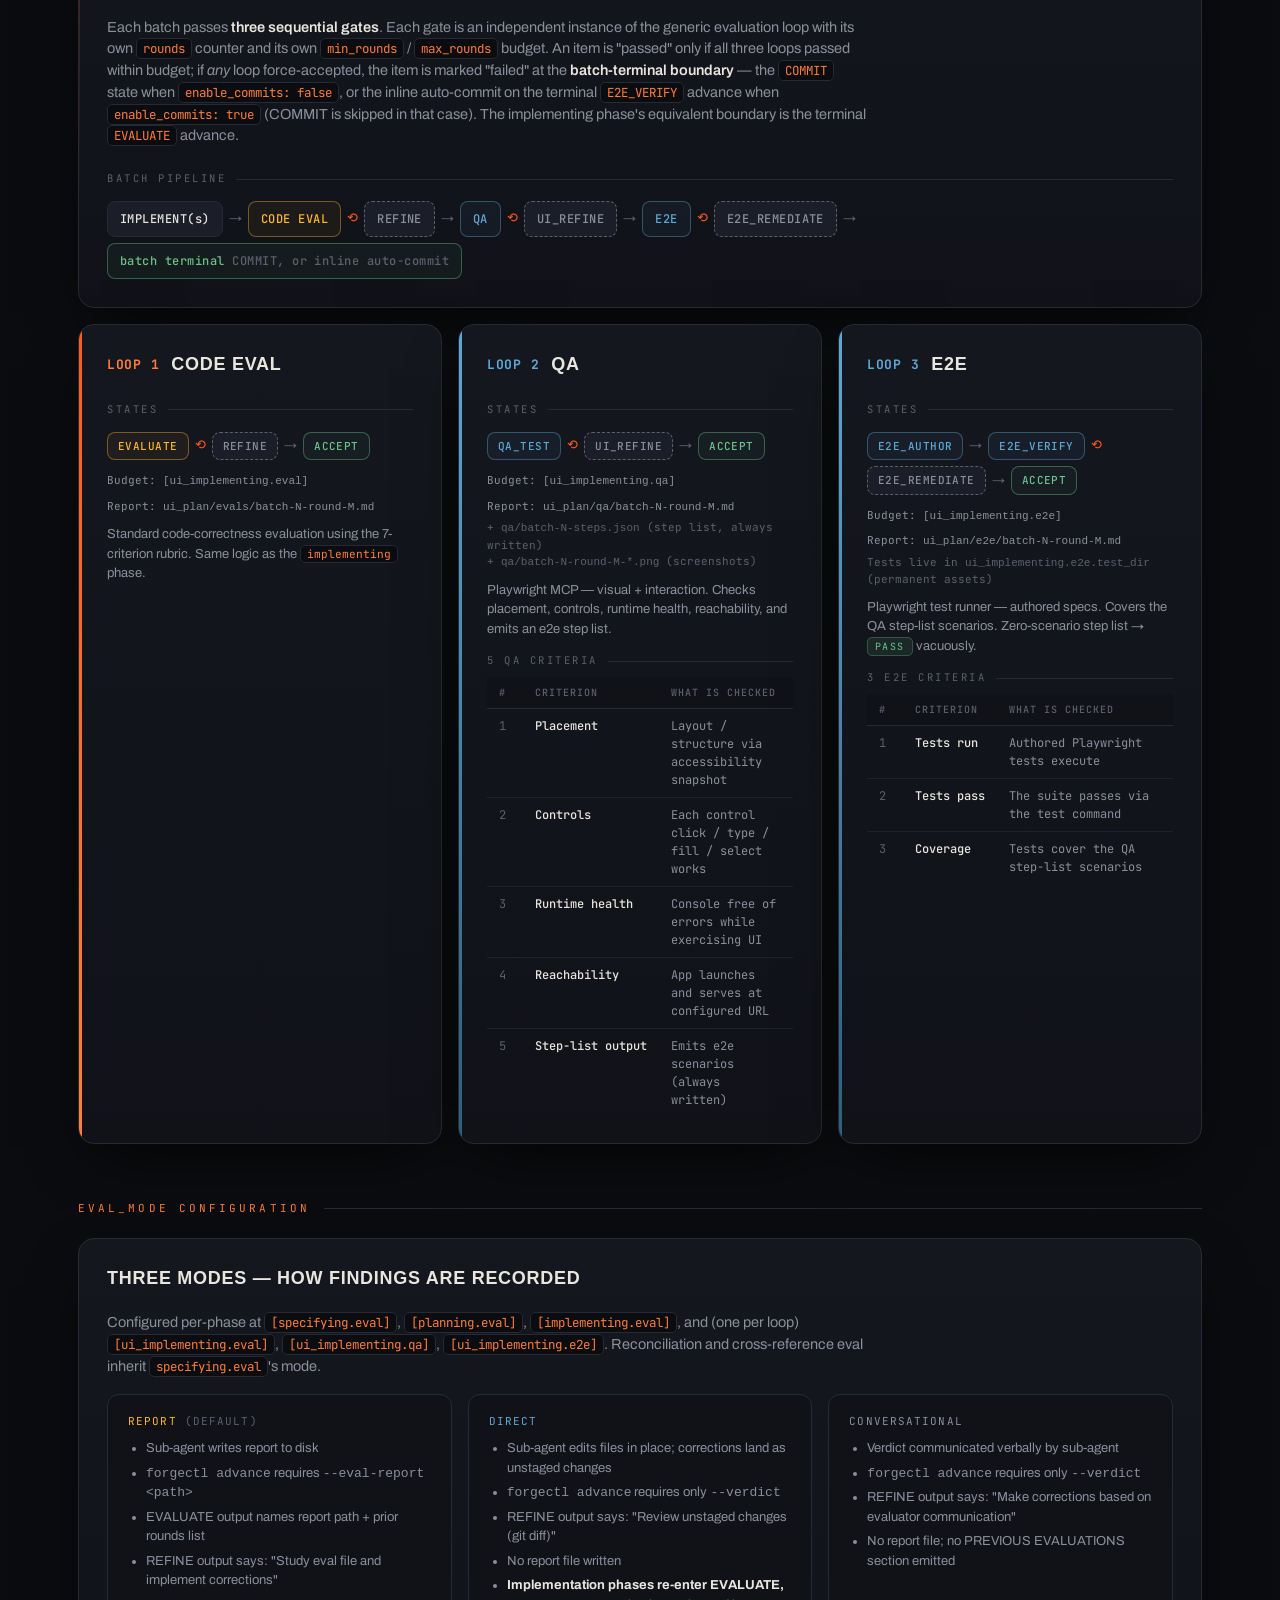
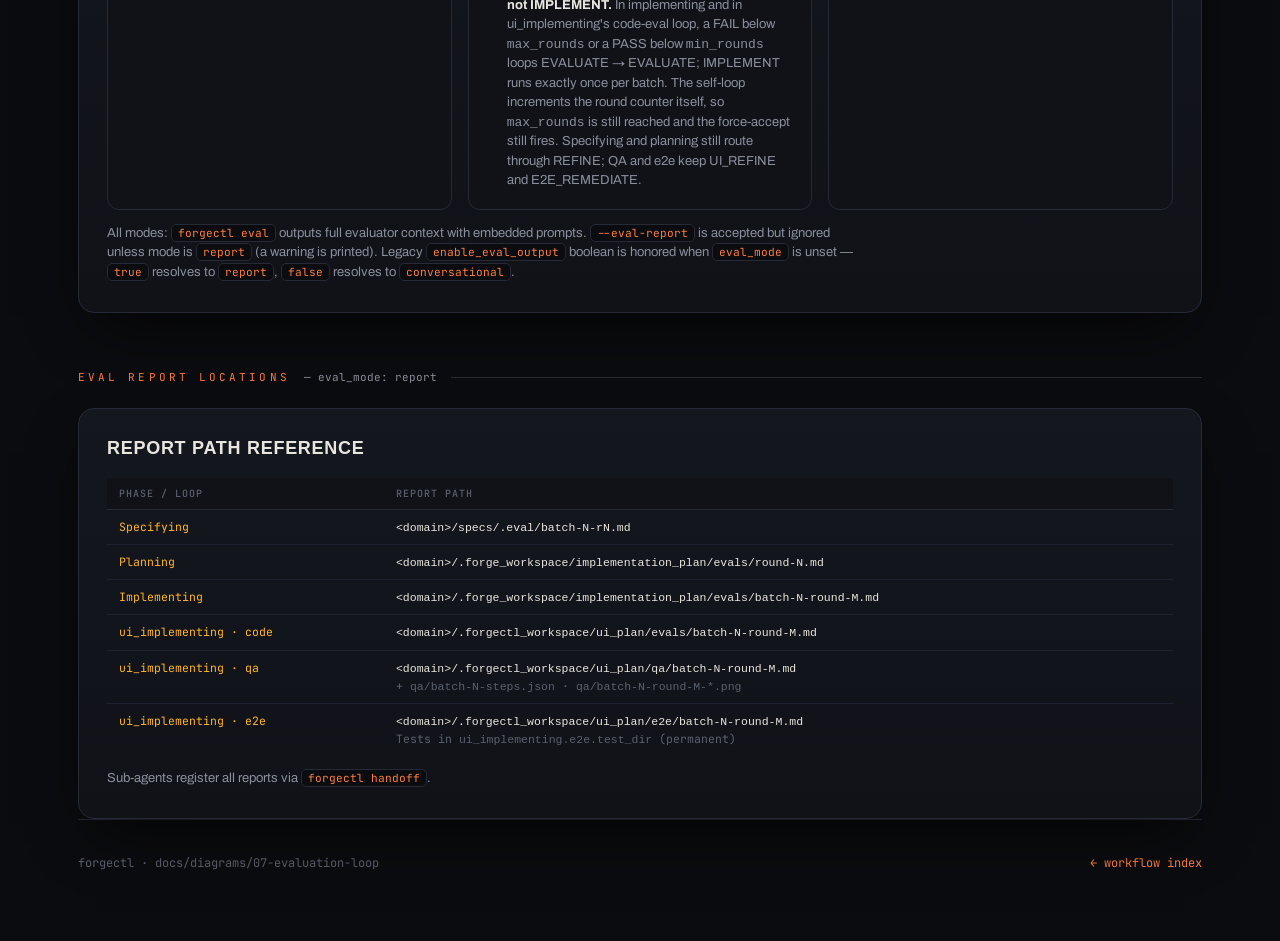
<file: docs/diagrams/html/evaluation-loop.html>
<!DOCTYPE html>
<html lang="en">
<head>
<meta charset="UTF-8" />
<meta name="viewport" content="width=device-width, initial-scale=1.0" />
<title>forgectl — Evaluation Loop</title>
<link rel="preconnect" href="https://fonts.googleapis.com" />
<link rel="preconnect" href="https://fonts.gstatic.com" crossorigin />
<link href="https://fonts.googleapis.com/css2?family=Archivo:wght@400;500;600;700&family=Archivo+Expanded:wght@600;700;800;900&family=JetBrains+Mono:wght@400;500;700&display=swap" rel="stylesheet" />
<link rel="stylesheet" href="forge.css" />
<style>
  .decision-matrix { width: 100%; border-collapse: collapse; font-family: 'JetBrains Mono', monospace; font-size: 12px; margin-top: 8px; }
  .decision-matrix th { text-align: left; padding: 9px 14px; border-bottom: 1px solid var(--line); color: var(--muted-2); letter-spacing: .1em; text-transform: uppercase; font-size: 10.5px; font-weight: 500; background: var(--iron-2); }
  .decision-matrix td { padding: 9px 14px; border-bottom: 1px solid var(--line-soft); color: var(--muted); vertical-align: middle; }
  .decision-matrix tr:last-child td { border-bottom: none; }
  .decision-matrix .td-verdict { color: var(--text); font-weight: 500; }
  .decision-matrix .td-outcome { color: var(--ok); }
  .decision-matrix .td-outcome.forced { color: var(--ember-hot); }

  .dim-table { width: 100%; border-collapse: collapse; font-family: 'JetBrains Mono', monospace; font-size: 12px; margin-top: 8px; }
  .dim-table th { text-align: left; padding: 8px 12px; border-bottom: 1px solid var(--line); color: var(--muted-2); letter-spacing: .1em; text-transform: uppercase; font-size: 10px; font-weight: 500; background: var(--iron-2); }
  .dim-table td { padding: 8px 12px; border-bottom: 1px solid var(--line-soft); color: var(--muted); vertical-align: top; }
  .dim-table tr:last-child td { border-bottom: none; }
  .dim-table .td-n { color: var(--muted-2); width: 36px; }
  .dim-table .td-name { color: var(--text); font-weight: 500; white-space: nowrap; }

  .gate-grid { display: grid; grid-template-columns: repeat(auto-fit, minmax(260px, 1fr)); gap: 16px; margin-top: 8px; }

  .mode-grid { display: grid; grid-template-columns: repeat(auto-fit, minmax(280px, 1fr)); gap: 16px; margin-top: 8px; }

  .example-block { display: flex; flex-direction: column; gap: 6px; margin-top: 8px; }
  .example-row { display: flex; align-items: center; gap: 8px; font-family: 'JetBrains Mono', monospace; font-size: 12px; flex-wrap: wrap; }
  .example-round { color: var(--muted-2); min-width: 56px; flex: none; }
  .example-arrow { color: var(--muted-2); }

  .path-table { width: 100%; border-collapse: collapse; font-family: 'JetBrains Mono', monospace; font-size: 11.5px; margin-top: 8px; }
  .path-table th { text-align: left; padding: 8px 12px; border-bottom: 1px solid var(--line); color: var(--muted-2); letter-spacing: .1em; text-transform: uppercase; font-size: 10px; font-weight: 500; background: var(--iron-2); }
  .path-table td { padding: 8px 12px; border-bottom: 1px solid var(--line-soft); color: var(--muted); vertical-align: top; }
  .path-table tr:last-child td { border-bottom: none; }
  .path-table .td-loop { color: var(--spark); }
  .path-table .td-path { color: var(--text); word-break: break-all; }
</style>
</head>
<body>
<div class="grain"></div>

<div class="wrap">
  <header>
    <a class="crumb" href="index.html">← Workflow Atlas</a>
    <span class="kicker"><span class="dot"></span> Reference · Mechanism</span>
    <h1 class="page-title">Evaluation Loop</h1>
    <p class="lede">
      Every phase shares this round-enforcement loop, tuned by <code>eval.min_rounds</code> and
      <code>eval.max_rounds</code> — both <strong>phase-scoped in <code>.forgectl/config</code></strong>.
      A PASS below the minimum still forces another REFINE cycle; a FAIL at the maximum
      forces acceptance to prevent infinite loops (<strong>force-accept boundary</strong>).
    </p>
    <div class="meta-row">
      <span class="chip"><b>eval.min_rounds</b> minimum quality gate</span>
      <span class="chip"><b>eval.max_rounds</b> infinite-loop cap</span>
      <span class="chip steel"><b>force-accept</b> boundary at max</span>
      <span class="chip">phase-scoped in <b>.forgectl/config</b></span>
    </div>
  </header>

  <main>

    <!-- ── GENERIC LOOP ── -->
    <div class="section-head">Generic Evaluation Loop</div>

    <div class="card static" data-reveal>
      <div class="card-head">
        <div class="reveal">
          <div class="phase-label">Core Pattern — All Phases</div>
          <div class="phase-title">Evaluate → Branch → Enforce</div>
        </div>
        <div class="io reveal">
          <div class="ln"><span class="tag">in</span><span class="val">work artifact</span></div>
          <div class="ln"><span class="tag">loop</span><span class="val">rounds++</span></div>
          <div class="ln"><span class="tag">out</span><span class="val out">ACCEPT / REFINE</span></div>
        </div>
      </div>
      <p class="desc reveal">
        After any unit of work (Draft, Implement, etc.) the evaluator runs, increments
        <code>rounds</code>, and produces a verdict. The loop applies <strong>two independent
        constraints</strong>: a <em>minimum quality bar</em> that keeps quality high even when the agent
        passes too early, and a <em>maximum cap</em> that guarantees the batch always terminates.
      </p>

      <div class="track-label reveal">Loop flow</div>
      <div class="track reveal">
        <span class="state">WORK DONE</span>
        <span class="arrow">→</span>
        <span class="state eval">EVALUATE</span>
        <span class="arrow">→</span>
        <span class="state">PASS / FAIL</span>
        <span class="arrow">→</span>
        <span class="state">round check</span>
        <span class="arrow">→</span>
        <span class="state loop">REFINE</span>
        <span class="arrow loopback">⟲</span>
        <span class="state terminal">ACCEPT</span>
      </div>

      <div class="branch reveal" style="margin-top: 18px;">
        <div class="bln">
          <span class="verdict pass">PASS</span>
          <span class="arrow">+</span>
          <code>rounds &gt;= eval.min</code>
          <span class="arrow">→</span>
          <span class="state terminal">ACCEPT</span>
          <span style="color: var(--muted-2); font-size: 11px;">quality satisfied</span>
        </div>
        <div class="bln">
          <span class="verdict pass">PASS</span>
          <span class="arrow">+</span>
          <code>rounds &lt; eval.min</code>
          <span class="arrow">→</span>
          <span class="state loop">REFINE</span>
          <span style="color: var(--muted-2); font-size: 11px;">need more eval cycles</span>
        </div>
        <div class="bln">
          <span class="verdict fail">FAIL</span>
          <span class="arrow">+</span>
          <code>rounds &lt; eval.max</code>
          <span class="arrow">→</span>
          <span class="state loop">REFINE</span>
          <span style="color: var(--muted-2); font-size: 11px;">fix and retry</span>
        </div>
        <div class="bln">
          <span class="verdict fail">FAIL</span>
          <span class="arrow">+</span>
          <code>rounds &gt;= eval.max</code>
          <span class="arrow">→</span>
          <span class="state terminal">ACCEPT</span>
          <span style="color: var(--ember-hot); font-size: 11px;">forced — cap reached</span>
        </div>
      </div>

      <div class="note-box reveal" style="margin-top: 18px;">
        <b>REFINE here is the generic "go fix it" step.</b> Which concrete state that is depends on the phase and, in the implementation phases, on <code>eval_mode</code>:
        <table class="path-table" style="margin-top:10px">
          <thead><tr><th>Loop</th><th>Non-terminal target</th><th>When</th></tr></thead>
          <tbody>
            <tr><td class="td-loop">specifying / planning</td><td class="td-path">REFINE</td><td>every eval_mode</td></tr>
            <tr><td class="td-loop">implementing</td><td class="td-path">IMPLEMENT (round 2+)</td><td>report, conversational</td></tr>
            <tr><td class="td-loop">implementing</td><td class="td-path">EVALUATE (self-loop)</td><td><code>direct</code></td></tr>
            <tr><td class="td-loop">ui_implementing · code</td><td class="td-path">IMPLEMENT (round 2+)</td><td>report, conversational</td></tr>
            <tr><td class="td-loop">ui_implementing · code</td><td class="td-path">EVALUATE (self-loop)</td><td><code>direct</code></td></tr>
            <tr><td class="td-loop">ui_implementing · qa</td><td class="td-path">UI_REFINE</td><td>every eval_mode</td></tr>
            <tr><td class="td-loop">ui_implementing · e2e</td><td class="td-path">E2E_REMEDIATE</td><td>every eval_mode</td></tr>
          </tbody>
        </table>
        <div style="margin-top:10px">Under <code>direct</code> the evaluator has already corrected the files, so an IMPLEMENT round would have nothing to do — the batch re-enters EVALUATE and IMPLEMENT runs exactly once per batch. The self-loop carries the round increment the IMPLEMENT→EVALUATE transition would otherwise have applied, so the counter still climbs toward <code>max_rounds</code> and a repeatedly failing batch force-accepts rather than looping forever. The QA and e2e loops keep their own refine states in every mode: their evaluators drive a browser and a test suite, so there is always non-evaluator work to hand back.</div>
      </div>
    </div>

    <!-- ── DECISION MATRIX ── -->
    <div class="section-head">Decision Matrix</div>

    <div class="panel accent" data-reveal>
      <div class="panel-title reveal">Round Enforcement Rules</div>
      <div class="reveal">
        <table class="decision-matrix">
          <thead>
            <tr>
              <th>Verdict</th>
              <th>Round Condition</th>
              <th>Outcome</th>
            </tr>
          </thead>
          <tbody>
            <tr>
              <td><span class="verdict pass">PASS</span></td>
              <td><code>rounds &gt;= eval.min</code></td>
              <td class="td-outcome">ACCEPT — quality satisfied</td>
            </tr>
            <tr>
              <td><span class="verdict pass">PASS</span></td>
              <td><code>rounds &lt; eval.min</code></td>
              <td>REFINE — need more eval cycles</td>
            </tr>
            <tr>
              <td><span class="verdict fail">FAIL</span></td>
              <td><code>rounds &lt; eval.max</code></td>
              <td>REFINE — fix and retry</td>
            </tr>
            <tr>
              <td><span class="verdict fail">FAIL</span></td>
              <td><code>rounds &gt;= eval.max</code></td>
              <td class="td-outcome forced">ACCEPT — forced, cap reached</td>
            </tr>
          </tbody>
        </table>
      </div>
    </div>

    <!-- ── EXAMPLES ── -->
    <div class="section-head">Examples by Configuration</div>

    <div style="display: grid; grid-template-columns: repeat(auto-fit, minmax(290px, 1fr)); gap: 16px;">

      <div class="panel" data-reveal>
        <div class="panel-title reveal">
          <span class="n">Ex 1</span>
          min_rounds = 1 · max_rounds = 3
          <span style="font-family:'JetBrains Mono',monospace; font-size:11px; color:var(--muted); font-weight:400;">(typical)</span>
        </div>
        <div class="example-block reveal">
          <div class="example-row">
            <span class="example-round">Round 1</span>
            <span class="state eval" style="font-size:11px; padding:4px 9px;">EVAL</span>
            <span class="example-arrow">→</span>
            <span class="verdict pass">PASS</span>
            <span class="example-arrow">→</span>
            <span class="state terminal" style="font-size:11px; padding:4px 9px;">ACCEPT</span>
            <span style="color:var(--muted-2); font-size:11px;">done in 1</span>
          </div>
          <div class="example-row">
            <span class="example-round">Round 1</span>
            <span class="state eval" style="font-size:11px; padding:4px 9px;">EVAL</span>
            <span class="example-arrow">→</span>
            <span class="verdict fail">FAIL</span>
            <span class="example-arrow">→</span>
            <span class="state loop" style="font-size:11px; padding:4px 9px;">REFINE</span>
          </div>
          <div class="example-row">
            <span class="example-round">Round 2</span>
            <span class="state eval" style="font-size:11px; padding:4px 9px;">EVAL</span>
            <span class="example-arrow">→</span>
            <span class="verdict pass">PASS</span>
            <span class="example-arrow">→</span>
            <span class="state terminal" style="font-size:11px; padding:4px 9px;">ACCEPT</span>
            <span style="color:var(--muted-2); font-size:11px;">fixed</span>
          </div>
          <div class="example-row">
            <span class="example-round">Round 2</span>
            <span class="state eval" style="font-size:11px; padding:4px 9px;">EVAL</span>
            <span class="example-arrow">→</span>
            <span class="verdict fail">FAIL</span>
            <span class="example-arrow">→</span>
            <span class="state loop" style="font-size:11px; padding:4px 9px;">REFINE</span>
          </div>
          <div class="example-row">
            <span class="example-round">Round 3</span>
            <span class="state eval" style="font-size:11px; padding:4px 9px;">EVAL</span>
            <span class="example-arrow">→</span>
            <span class="verdict fail">FAIL</span>
            <span class="example-arrow">→</span>
            <span class="state terminal" style="font-size:11px; padding:4px 9px; border-color:rgba(255,90,31,0.4); color:var(--ember-hot);">ACCEPT</span>
            <span style="color:var(--ember-hot); font-size:11px;">forced at max</span>
          </div>
        </div>
      </div>

      <div class="panel" data-reveal>
        <div class="panel-title reveal">
          <span class="n">Ex 2</span>
          min_rounds = 2 · max_rounds = 3
          <span style="font-family:'JetBrains Mono',monospace; font-size:11px; color:var(--muted); font-weight:400;">(high quality)</span>
        </div>
        <div class="example-block reveal">
          <div class="example-row">
            <span class="example-round">Round 1</span>
            <span class="state eval" style="font-size:11px; padding:4px 9px;">EVAL</span>
            <span class="example-arrow">→</span>
            <span class="verdict pass">PASS</span>
            <span class="example-arrow">→</span>
            <span class="state loop" style="font-size:11px; padding:4px 9px;">REFINE</span>
            <span style="color:var(--muted-2); font-size:11px;">below min</span>
          </div>
          <div class="example-row">
            <span class="example-round">Round 2</span>
            <span class="state eval" style="font-size:11px; padding:4px 9px;">EVAL</span>
            <span class="example-arrow">→</span>
            <span class="verdict pass">PASS</span>
            <span class="example-arrow">→</span>
            <span class="state terminal" style="font-size:11px; padding:4px 9px;">ACCEPT</span>
            <span style="color:var(--muted-2); font-size:11px;">met min</span>
          </div>
          <div class="example-row">
            <span class="example-round">Round 1</span>
            <span class="state eval" style="font-size:11px; padding:4px 9px;">EVAL</span>
            <span class="example-arrow">→</span>
            <span class="verdict fail">FAIL</span>
            <span class="example-arrow">→</span>
            <span class="state loop" style="font-size:11px; padding:4px 9px;">REFINE</span>
          </div>
          <div class="example-row">
            <span class="example-round">Round 2</span>
            <span class="state eval" style="font-size:11px; padding:4px 9px;">EVAL</span>
            <span class="example-arrow">→</span>
            <span class="verdict fail">FAIL</span>
            <span class="example-arrow">→</span>
            <span class="state loop" style="font-size:11px; padding:4px 9px;">REFINE</span>
          </div>
          <div class="example-row">
            <span class="example-round">Round 3</span>
            <span class="state eval" style="font-size:11px; padding:4px 9px;">EVAL</span>
            <span class="example-arrow">→</span>
            <span class="verdict fail">FAIL</span>
            <span class="example-arrow">→</span>
            <span class="state terminal" style="font-size:11px; padding:4px 9px; border-color:rgba(255,90,31,0.4); color:var(--ember-hot);">ACCEPT</span>
            <span style="color:var(--ember-hot); font-size:11px;">forced at max</span>
          </div>
        </div>
      </div>

      <div class="panel" data-reveal>
        <div class="panel-title reveal">
          <span class="n">Ex 3</span>
          min_rounds = 1 · max_rounds = 1
          <span style="font-family:'JetBrains Mono',monospace; font-size:11px; color:var(--muted); font-weight:400;">(fast pass)</span>
        </div>
        <div class="example-block reveal">
          <div class="example-row">
            <span class="example-round">Round 1</span>
            <span class="state eval" style="font-size:11px; padding:4px 9px;">EVAL</span>
            <span class="example-arrow">→</span>
            <span class="verdict pass">PASS</span>
            <span class="example-arrow">→</span>
            <span class="state terminal" style="font-size:11px; padding:4px 9px;">ACCEPT</span>
          </div>
          <div class="example-row">
            <span class="example-round">Round 1</span>
            <span class="state eval" style="font-size:11px; padding:4px 9px;">EVAL</span>
            <span class="example-arrow">→</span>
            <span class="verdict fail">FAIL</span>
            <span class="example-arrow">→</span>
            <span class="state terminal" style="font-size:11px; padding:4px 9px; border-color:rgba(255,90,31,0.4); color:var(--ember-hot);">ACCEPT</span>
            <span style="color:var(--ember-hot); font-size:11px;">forced, no retry</span>
          </div>
          <p class="desc reveal" style="margin-top: 16px; font-size: 13px;">
            When min and max are both 1, every outcome terminates immediately — either
            clean acceptance or a forced-accept with no REFINE cycle.
          </p>
        </div>
      </div>

    </div>

    <!-- ── EVAL DIMENSIONS ── -->
    <div class="section-head">Evaluation Dimensions</div>

    <div style="display: grid; grid-template-columns: repeat(auto-fit, minmax(440px, 1fr)); gap: 16px;">

      <div class="panel" data-reveal>
        <div class="panel-title reveal">11 Dimensions <span style="font-family:'JetBrains Mono',monospace; font-size:11px; font-weight:400; color:var(--muted);">— Specifying &amp; Planning</span></div>
        <div class="reveal">
          <table class="dim-table">
            <thead><tr><th>#</th><th>Dimension</th><th>What the evaluator checks</th></tr></thead>
            <tbody>
              <tr><td class="td-n">1</td><td class="td-name">Behavior</td><td>All spec behaviors covered by plan items</td></tr>
              <tr><td class="td-n">2</td><td class="td-name">Error Handling</td><td>Failure modes mapped to tests</td></tr>
              <tr><td class="td-n">3</td><td class="td-name">Rejection</td><td>Invalid inputs tested</td></tr>
              <tr><td class="td-n">4</td><td class="td-name">Interface</td><td>Outputs match spec contracts</td></tr>
              <tr><td class="td-n">5</td><td class="td-name">Configuration</td><td>Configurable params covered</td></tr>
              <tr><td class="td-n">6</td><td class="td-name">Observability</td><td>Logging requirements addressed</td></tr>
              <tr><td class="td-n">7</td><td class="td-name">Integration Points</td><td>Cross-spec dependencies mapped</td></tr>
              <tr><td class="td-n">8</td><td class="td-name">Invariants</td><td>Always-true properties enforced</td></tr>
              <tr><td class="td-n">9</td><td class="td-name">Edge Cases</td><td>Boundary conditions tested</td></tr>
              <tr><td class="td-n">10</td><td class="td-name">Testing Criteria</td><td>All tests mapped to plan items</td></tr>
              <tr><td class="td-n">11</td><td class="td-name">Dependencies &amp; Format</td><td>DAG valid, schema compliant</td></tr>
            </tbody>
          </table>
        </div>
      </div>

      <div class="panel" data-reveal>
        <div class="panel-title reveal">7 Criteria <span style="font-family:'JetBrains Mono',monospace; font-size:11px; font-weight:400; color:var(--muted);">— Implementation</span></div>
        <div class="reveal">
          <table class="dim-table">
            <thead><tr><th>#</th><th>Criterion</th><th>What the evaluator checks</th></tr></thead>
            <tbody>
              <tr><td class="td-n">1</td><td class="td-name">Completeness</td><td>All steps implemented, all files present</td></tr>
              <tr><td class="td-n">2</td><td class="td-name">Correctness</td><td>Implementation matches spec contract</td></tr>
              <tr><td class="td-n">3</td><td class="td-name">Test Coverage</td><td>Each acceptance criterion satisfied</td></tr>
              <tr><td class="td-n">4</td><td class="td-name">Rejection Handling</td><td>Invalid inputs rejected as specified</td></tr>
              <tr><td class="td-n">5</td><td class="td-name">Edge Cases</td><td>Boundary conditions handled</td></tr>
              <tr><td class="td-n">6</td><td class="td-name">Code Quality</td><td>Clean, idiomatic, maintainable</td></tr>
              <tr><td class="td-n">7</td><td class="td-name">Integration</td><td>Works correctly with dependencies</td></tr>
            </tbody>
          </table>
        </div>
      </div>

    </div>

    <!-- ── UI_IMPLEMENTING THREE LOOPS ── -->
    <div class="section-head">ui_implementing — Three Loops in Series</div>

    <div class="card static" data-reveal>
      <div class="card-head">
        <div class="reveal">
          <div class="phase-label">Phase 04b — kind: ui</div>
          <div class="phase-title">Three Sequential Gates per Batch</div>
        </div>
        <div class="io reveal">
          <div class="ln"><span class="tag">loop 1</span><span class="val">code eval</span></div>
          <div class="ln"><span class="tag">loop 2</span><span class="val">qa</span></div>
          <div class="ln"><span class="tag">loop 3</span><span class="val">e2e</span></div>
        </div>
      </div>
      <p class="desc reveal">
        Each batch passes <strong>three sequential gates</strong>. Each gate is an independent instance of
        the generic evaluation loop with its own <code>rounds</code> counter and its own
        <code>min_rounds</code> / <code>max_rounds</code> budget. An item is "passed" only if all three
        loops passed within budget; if <em>any</em> loop force-accepted, the item is marked "failed" at
        the <strong>batch-terminal boundary</strong> — the <code>COMMIT</code> state when
        <code>enable_commits: false</code>, or the inline auto-commit on the terminal
        <code>E2E_VERIFY</code> advance when <code>enable_commits: true</code> (COMMIT is skipped in that
        case). The implementing phase's equivalent boundary is the terminal <code>EVALUATE</code> advance.
      </p>

      <div class="track-label reveal">Batch pipeline</div>
      <div class="track reveal">
        <span class="state">IMPLEMENT(s)</span>
        <span class="arrow">→</span>
        <span class="state eval">CODE EVAL</span>
        <span class="arrow loopback">⟲</span>
        <span class="state loop">REFINE</span>
        <span class="arrow">→</span>
        <span class="state gate">QA</span>
        <span class="arrow loopback">⟲</span>
        <span class="state loop">UI_REFINE</span>
        <span class="arrow">→</span>
        <span class="state gate">E2E</span>
        <span class="arrow loopback">⟲</span>
        <span class="state loop">E2E_REMEDIATE</span>
        <span class="arrow">→</span>
        <span class="state terminal">batch terminal <span class="sub">COMMIT, or inline auto-commit</span></span>
      </div>
    </div>

    <div class="gate-grid" style="margin-top: 16px;">

      <!-- Loop 1 -->
      <div class="panel accent" data-reveal>
        <div class="panel-title reveal"><span class="n">Loop 1</span> Code Eval</div>
        <div class="reveal">
          <div class="track-label">States</div>
          <div class="track" style="margin-bottom: 12px;">
            <span class="state eval" style="font-size:11px; padding:5px 10px;">EVALUATE</span>
            <span class="arrow loopback">⟲</span>
            <span class="state loop" style="font-size:11px; padding:5px 10px;">REFINE</span>
            <span class="arrow">→</span>
            <span class="state terminal" style="font-size:11px; padding:5px 10px;">ACCEPT</span>
          </div>
          <div style="font-family:'JetBrains Mono',monospace; font-size:11px; color:var(--muted); margin-bottom:8px;">
            Budget: <code>[ui_implementing.eval]</code>
          </div>
          <div style="font-family:'JetBrains Mono',monospace; font-size:11px; color:var(--muted);">
            Report: <code>ui_plan/evals/batch-N-round-M.md</code>
          </div>
          <p class="desc" style="margin-top:10px; font-size:13px;">
            Standard code-correctness evaluation using the 7-criterion rubric. Same logic
            as the <code>implementing</code> phase.
          </p>
        </div>
      </div>

      <!-- Loop 2 -->
      <div class="panel steel" data-reveal>
        <div class="panel-title reveal"><span class="n" style="color:var(--steel);">Loop 2</span> QA</div>
        <div class="reveal">
          <div class="track-label">States</div>
          <div class="track" style="margin-bottom: 12px;">
            <span class="state gate" style="font-size:11px; padding:5px 10px;">QA_TEST</span>
            <span class="arrow loopback">⟲</span>
            <span class="state loop" style="font-size:11px; padding:5px 10px;">UI_REFINE</span>
            <span class="arrow">→</span>
            <span class="state terminal" style="font-size:11px; padding:5px 10px;">ACCEPT</span>
          </div>
          <div style="font-family:'JetBrains Mono',monospace; font-size:11px; color:var(--muted); margin-bottom:8px;">
            Budget: <code>[ui_implementing.qa]</code>
          </div>
          <div style="font-family:'JetBrains Mono',monospace; font-size:11px; color:var(--muted);">
            Report: <code>ui_plan/qa/batch-N-round-M.md</code>
          </div>
          <div style="font-family:'JetBrains Mono',monospace; font-size:11px; color:var(--muted-2); margin-top:4px;">
            + <code>qa/batch-N-steps.json</code> (step list, always written)<br>
            + <code>qa/batch-N-round-M-*.png</code> (screenshots)
          </div>
          <p class="desc" style="margin-top:10px; font-size:13px;">
            Playwright MCP — visual + interaction. Checks placement, controls, runtime health,
            reachability, and emits an e2e step list.
          </p>
          <div class="track-label" style="margin-top:14px; margin-bottom:8px;">5 QA Criteria</div>
          <table class="dim-table">
            <thead><tr><th>#</th><th>Criterion</th><th>What is checked</th></tr></thead>
            <tbody>
              <tr><td class="td-n">1</td><td class="td-name">Placement</td><td>Layout / structure via accessibility snapshot</td></tr>
              <tr><td class="td-n">2</td><td class="td-name">Controls</td><td>Each control click / type / fill / select works</td></tr>
              <tr><td class="td-n">3</td><td class="td-name">Runtime health</td><td>Console free of errors while exercising UI</td></tr>
              <tr><td class="td-n">4</td><td class="td-name">Reachability</td><td>App launches and serves at configured URL</td></tr>
              <tr><td class="td-n">5</td><td class="td-name">Step-list output</td><td>Emits e2e scenarios (always written)</td></tr>
            </tbody>
          </table>
        </div>
      </div>

      <!-- Loop 3 -->
      <div class="panel steel" data-reveal>
        <div class="panel-title reveal"><span class="n" style="color:var(--steel);">Loop 3</span> E2E</div>
        <div class="reveal">
          <div class="track-label">States</div>
          <div class="track" style="margin-bottom: 12px;">
            <span class="state gate" style="font-size:11px; padding:5px 10px;">E2E_AUTHOR</span>
            <span class="arrow">→</span>
            <span class="state gate" style="font-size:11px; padding:5px 10px;">E2E_VERIFY</span>
            <span class="arrow loopback">⟲</span>
            <span class="state loop" style="font-size:11px; padding:5px 10px;">E2E_REMEDIATE</span>
            <span class="arrow">→</span>
            <span class="state terminal" style="font-size:11px; padding:5px 10px;">ACCEPT</span>
          </div>
          <div style="font-family:'JetBrains Mono',monospace; font-size:11px; color:var(--muted); margin-bottom:8px;">
            Budget: <code>[ui_implementing.e2e]</code>
          </div>
          <div style="font-family:'JetBrains Mono',monospace; font-size:11px; color:var(--muted);">
            Report: <code>ui_plan/e2e/batch-N-round-M.md</code>
          </div>
          <div style="font-family:'JetBrains Mono',monospace; font-size:11px; color:var(--muted-2); margin-top:4px;">
            Tests live in <code>ui_implementing.e2e.test_dir</code> (permanent assets)
          </div>
          <p class="desc" style="margin-top:10px; font-size:13px;">
            Playwright test runner — authored specs. Covers the QA step-list scenarios.
            Zero-scenario step list → <span class="verdict pass">PASS</span> vacuously.
          </p>
          <div class="track-label" style="margin-top:14px; margin-bottom:8px;">3 E2E Criteria</div>
          <table class="dim-table">
            <thead><tr><th>#</th><th>Criterion</th><th>What is checked</th></tr></thead>
            <tbody>
              <tr><td class="td-n">1</td><td class="td-name">Tests run</td><td>Authored Playwright tests execute</td></tr>
              <tr><td class="td-n">2</td><td class="td-name">Tests pass</td><td>The suite passes via the test command</td></tr>
              <tr><td class="td-n">3</td><td class="td-name">Coverage</td><td>Tests cover the QA step-list scenarios</td></tr>
            </tbody>
          </table>
        </div>
      </div>

    </div>

    <!-- ── EVAL MODE ── -->
    <div class="section-head">eval_mode Configuration</div>

    <div class="panel" data-reveal>
      <div class="panel-title reveal">Three Modes — How Findings are Recorded</div>
      <p class="desc reveal">
        Configured per-phase at <code>[specifying.eval]</code>, <code>[planning.eval]</code>,
        <code>[implementing.eval]</code>, and (one per loop) <code>[ui_implementing.eval]</code>,
        <code>[ui_implementing.qa]</code>, <code>[ui_implementing.e2e]</code>.
        Reconciliation and cross-reference eval inherit <code>specifying.eval</code>'s mode.
      </p>
      <div class="mode-grid reveal" style="margin-top: 16px;">

        <div style="background: var(--iron-2); border: 1px solid var(--line); border-radius: 12px; padding: 18px 20px;">
          <div style="font-family:'JetBrains Mono',monospace; font-size:11px; color:var(--spark); letter-spacing:.1em; margin-bottom:10px; text-transform:uppercase;">report <span style="color:var(--muted-2);">(default)</span></div>
          <ul style="font-size: 13px; color: var(--muted); padding-left: 18px; display: flex; flex-direction: column; gap: 5px;">
            <li>Sub-agent writes report to disk</li>
            <li><code>forgectl advance</code> requires <code>--eval-report &lt;path&gt;</code></li>
            <li>EVALUATE output names report path + prior rounds list</li>
            <li>REFINE output says: "Study eval file and implement corrections"</li>
          </ul>
        </div>

        <div style="background: var(--iron-2); border: 1px solid var(--line); border-radius: 12px; padding: 18px 20px;">
          <div style="font-family:'JetBrains Mono',monospace; font-size:11px; color:var(--steel); letter-spacing:.1em; margin-bottom:10px; text-transform:uppercase;">direct</div>
          <ul style="font-size: 13px; color: var(--muted); padding-left: 18px; display: flex; flex-direction: column; gap: 5px;">
            <li>Sub-agent edits files in place; corrections land as unstaged changes</li>
            <li><code>forgectl advance</code> requires only <code>--verdict</code></li>
            <li>REFINE output says: "Review unstaged changes (git diff)"</li>
            <li>No report file written</li>
            <li><b style="color:var(--text)">Implementation phases re-enter EVALUATE, not IMPLEMENT.</b> In implementing and in ui_implementing's code-eval loop, a FAIL below <code>max_rounds</code> or a PASS below <code>min_rounds</code> loops EVALUATE → EVALUATE; IMPLEMENT runs exactly once per batch. The self-loop increments the round counter itself, so <code>max_rounds</code> is still reached and the force-accept still fires. Specifying and planning still route through REFINE; QA and e2e keep UI_REFINE and E2E_REMEDIATE.</li>
          </ul>
        </div>

        <div style="background: var(--iron-2); border: 1px solid var(--line); border-radius: 12px; padding: 18px 20px;">
          <div style="font-family:'JetBrains Mono',monospace; font-size:11px; color:var(--muted); letter-spacing:.1em; margin-bottom:10px; text-transform:uppercase;">conversational</div>
          <ul style="font-size: 13px; color: var(--muted); padding-left: 18px; display: flex; flex-direction: column; gap: 5px;">
            <li>Verdict communicated verbally by sub-agent</li>
            <li><code>forgectl advance</code> requires only <code>--verdict</code></li>
            <li>REFINE output says: "Make corrections based on evaluator communication"</li>
            <li>No report file; no PREVIOUS EVALUATIONS section emitted</li>
          </ul>
        </div>

      </div>
      <p class="desc reveal" style="margin-top: 14px; font-size: 13px;">
        All modes: <code>forgectl eval</code> outputs full evaluator context with embedded prompts.
        <code>--eval-report</code> is accepted but ignored unless mode is <code>report</code> (a warning is printed).
        Legacy <code>enable_eval_output</code> boolean is honored when <code>eval_mode</code> is unset —
        <code>true</code> resolves to <code>report</code>, <code>false</code> resolves to <code>conversational</code>.
      </p>
    </div>

    <!-- ── EVAL REPORT LOCATIONS ── -->
    <div class="section-head">Eval Report Locations <span style="font-family:'JetBrains Mono',monospace; font-size:11px; font-weight:400; color:var(--muted); text-transform:none; letter-spacing:0;">— eval_mode: report</span></div>

    <div class="panel" data-reveal>
      <div class="panel-title reveal">Report Path Reference</div>
      <div class="reveal">
        <table class="path-table">
          <thead>
            <tr><th>Phase / Loop</th><th>Report Path</th></tr>
          </thead>
          <tbody>
            <tr>
              <td class="td-loop">Specifying</td>
              <td class="td-path"><code>&lt;domain&gt;/specs/.eval/batch-N-rN.md</code></td>
            </tr>
            <tr>
              <td class="td-loop">Planning</td>
              <td class="td-path"><code>&lt;domain&gt;/.forge_workspace/implementation_plan/evals/round-N.md</code></td>
            </tr>
            <tr>
              <td class="td-loop">Implementing</td>
              <td class="td-path"><code>&lt;domain&gt;/.forge_workspace/implementation_plan/evals/batch-N-round-M.md</code></td>
            </tr>
            <tr>
              <td class="td-loop">ui_implementing · code</td>
              <td class="td-path"><code>&lt;domain&gt;/.forgectl_workspace/ui_plan/evals/batch-N-round-M.md</code></td>
            </tr>
            <tr>
              <td class="td-loop">ui_implementing · qa</td>
              <td class="td-path">
                <code>&lt;domain&gt;/.forgectl_workspace/ui_plan/qa/batch-N-round-M.md</code><br>
                <span style="color:var(--muted-2);">+ <code>qa/batch-N-steps.json</code> · <code>qa/batch-N-round-M-*.png</code></span>
              </td>
            </tr>
            <tr>
              <td class="td-loop">ui_implementing · e2e</td>
              <td class="td-path">
                <code>&lt;domain&gt;/.forgectl_workspace/ui_plan/e2e/batch-N-round-M.md</code><br>
                <span style="color:var(--muted-2);">Tests in <code>ui_implementing.e2e.test_dir</code> (permanent)</span>
              </td>
            </tr>
          </tbody>
        </table>
      </div>
      <p class="desc reveal" style="margin-top: 12px; font-size: 13px;">
        Sub-agents register all reports via <code>forgectl handoff</code>.
      </p>
    </div>

  </main>

  <footer>
    <span>forgectl · docs/diagrams/07-evaluation-loop</span>
    <span><a href="index.html">← workflow index</a></span>
  </footer>
</div>

<script>
  const io = new IntersectionObserver((entries)=>{
    entries.forEach(e=>{ if(e.isIntersecting){ e.target.classList.add('lit');
      e.target.querySelectorAll('.reveal').forEach((el,i)=>{el.style.animationDelay=(i*70)+'ms';});
      io.unobserve(e.target);} });
  }, { threshold:0.14, rootMargin:'0px 0px -8% 0px' });
  document.querySelectorAll('[data-station],[data-reveal]').forEach(s=>io.observe(s));
</script>
</body>
</html>
</file>
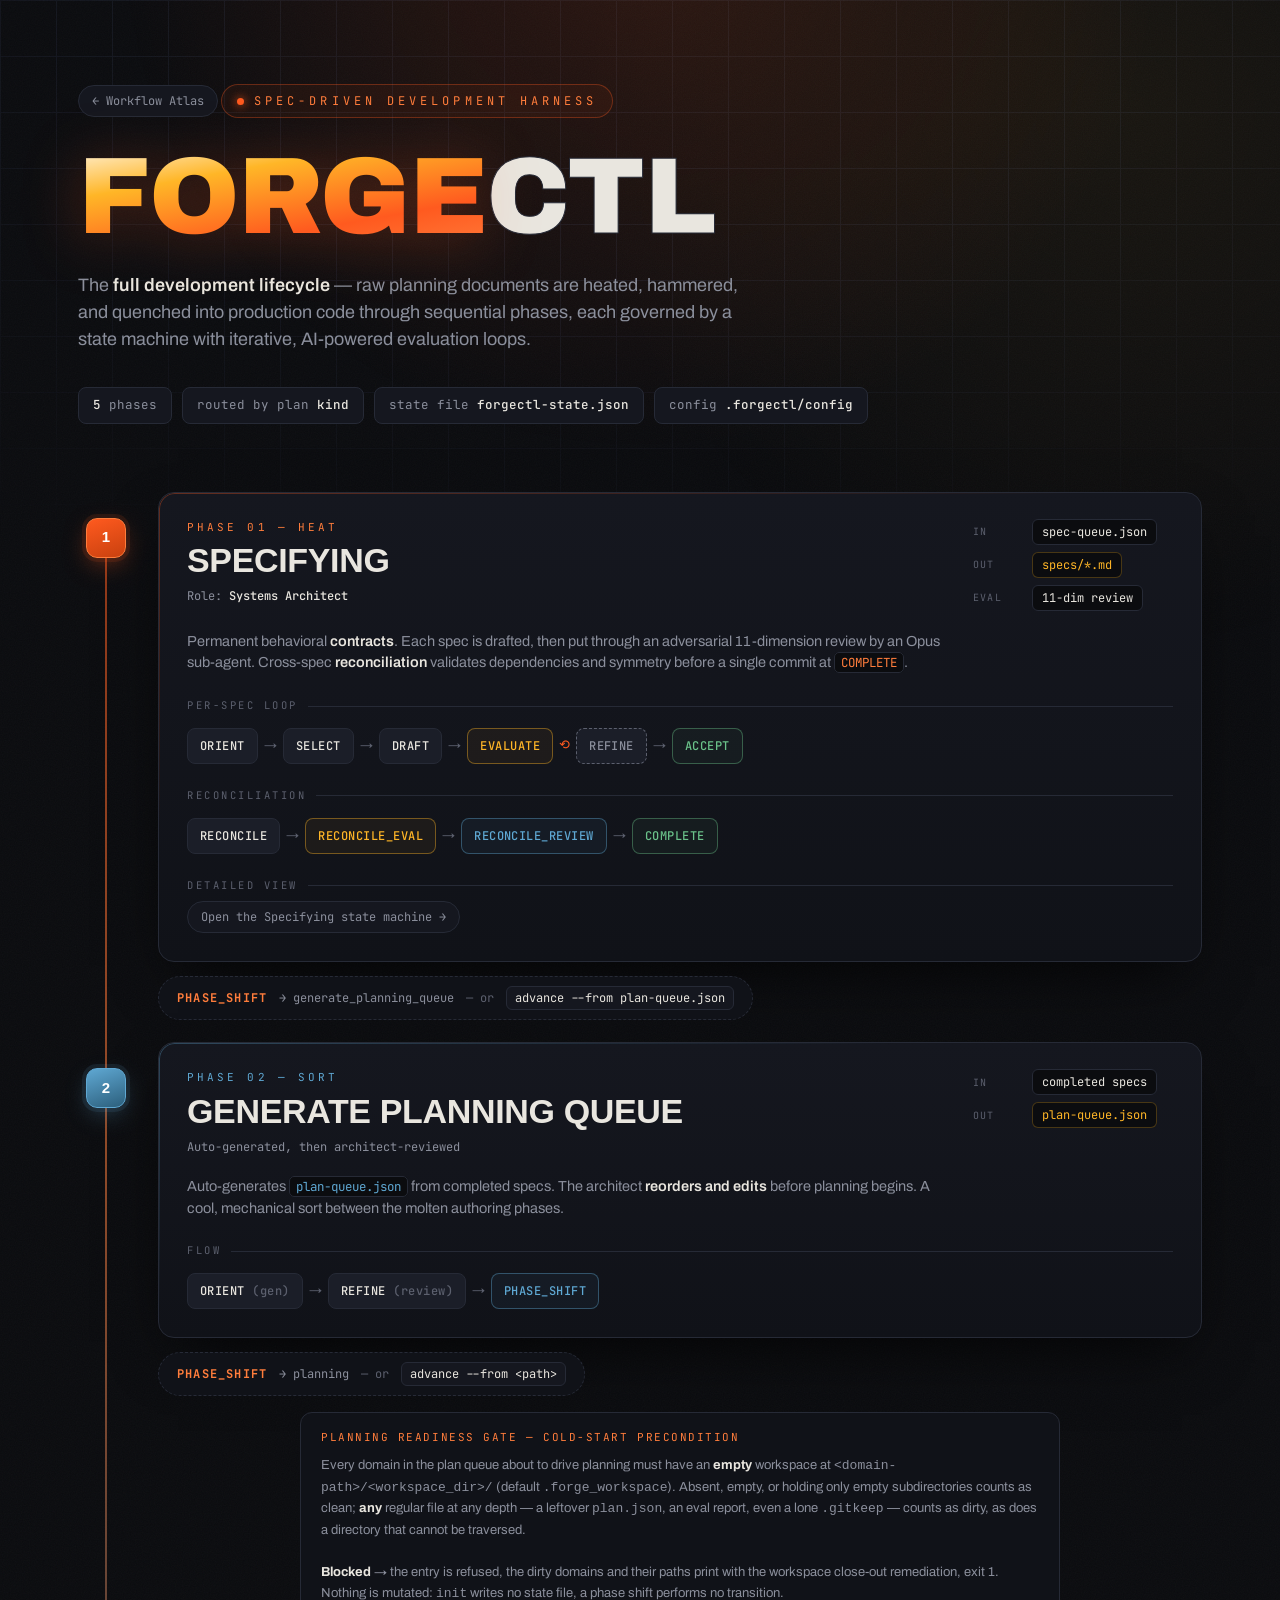
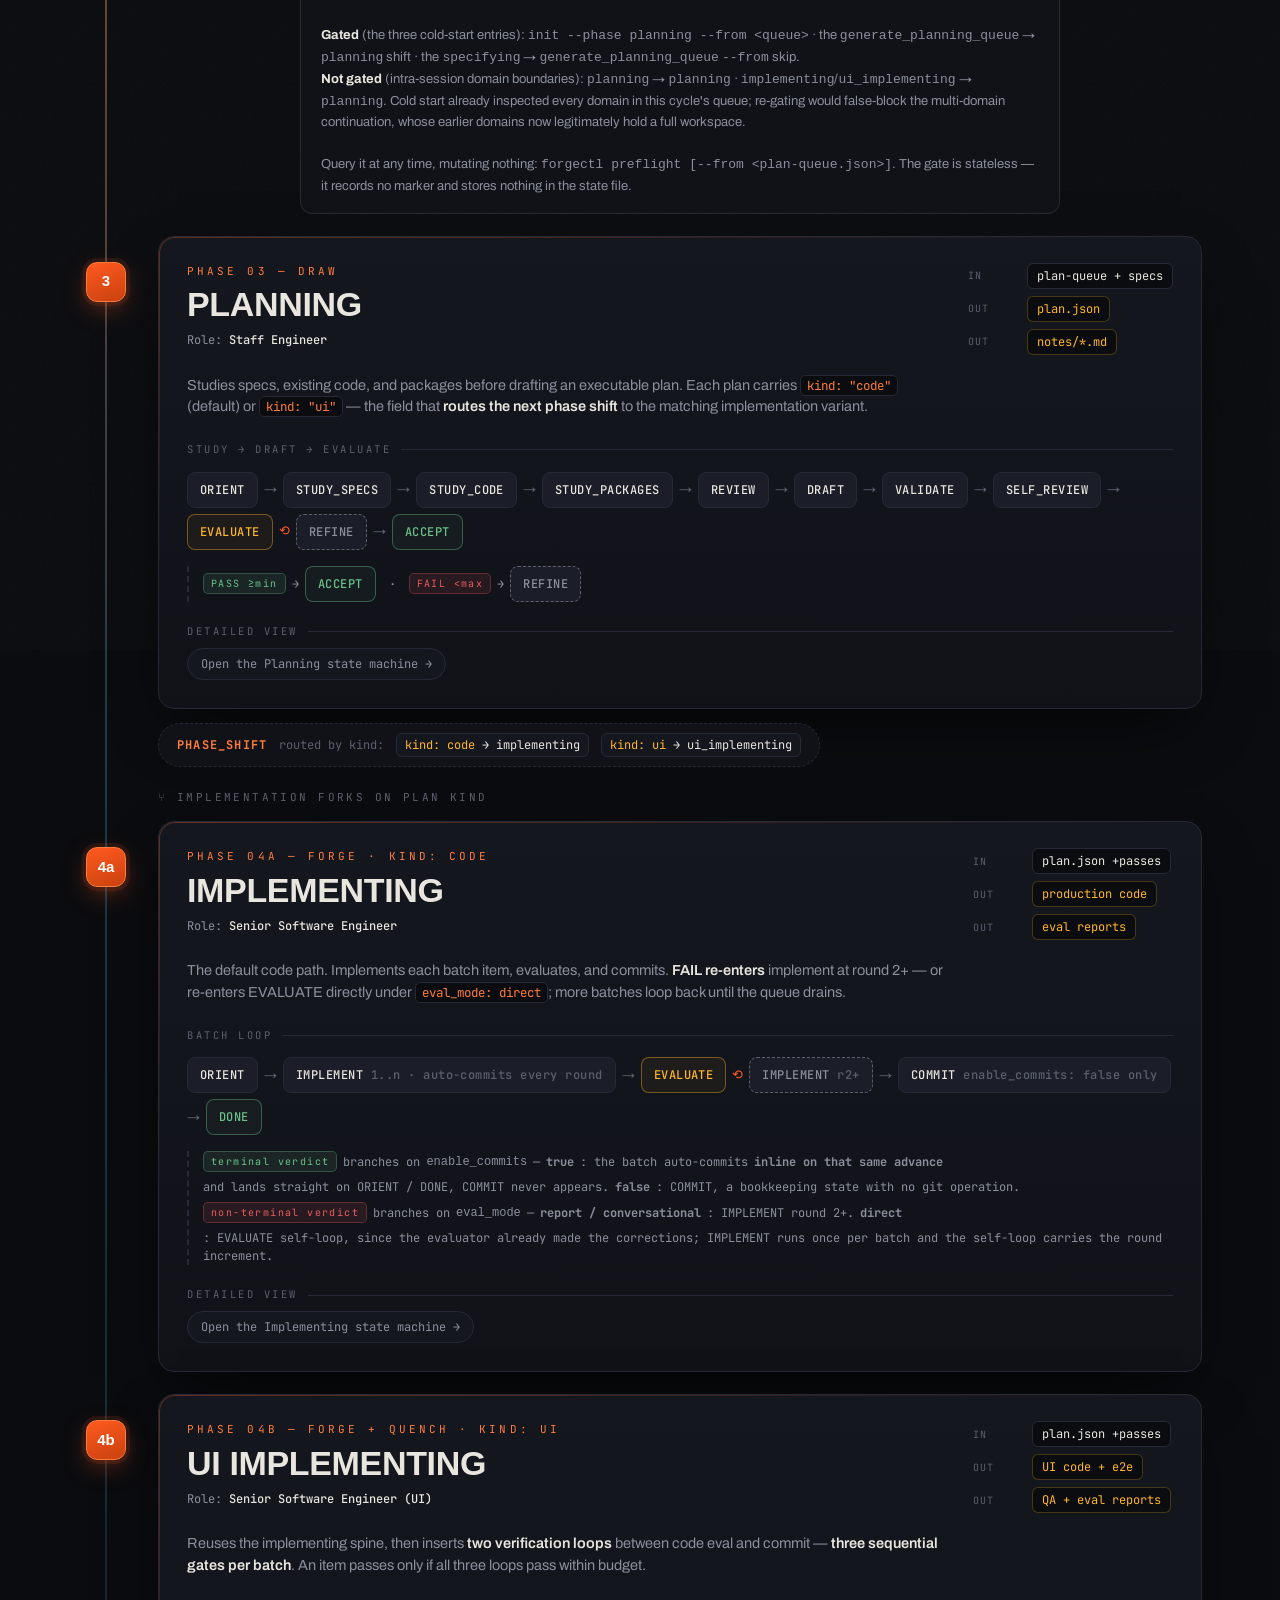
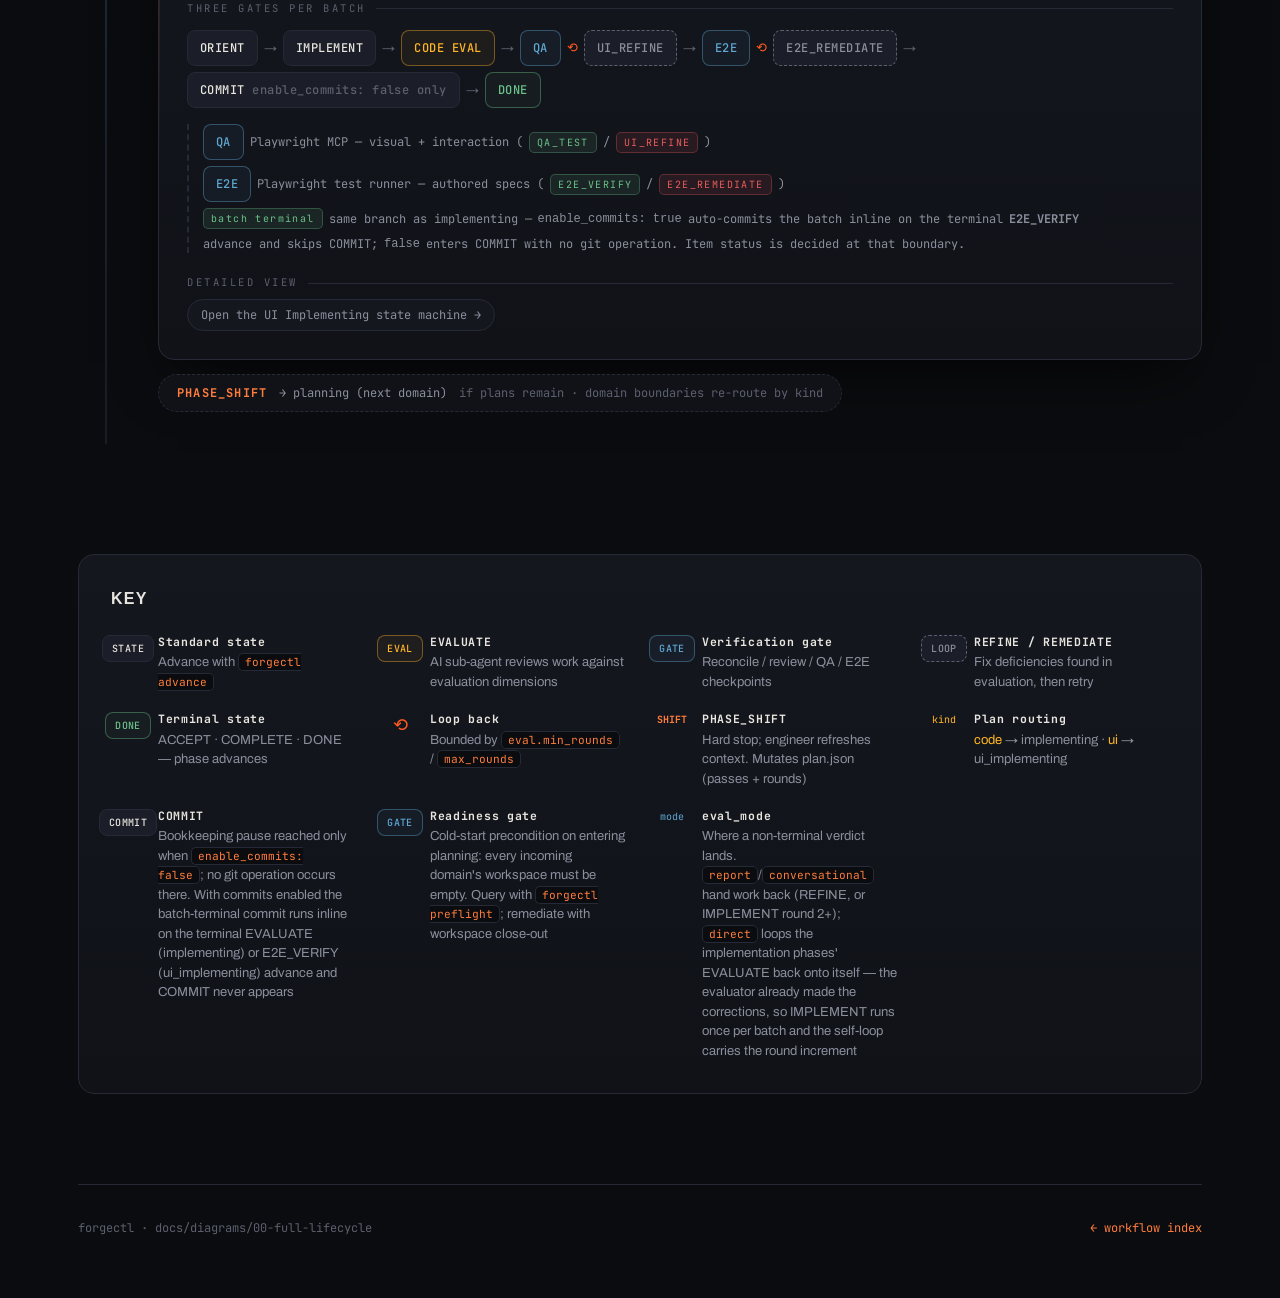
<file: docs/diagrams/html/full-lifecycle.html>
<!DOCTYPE html>
<html lang="en">
<head>
<meta charset="UTF-8" />
<meta name="viewport" content="width=device-width, initial-scale=1.0" />
<title>forgectl — Full Development Lifecycle</title>
<link rel="preconnect" href="https://fonts.googleapis.com" />
<link rel="preconnect" href="https://fonts.gstatic.com" crossorigin />
<link href="https://fonts.googleapis.com/css2?family=Archivo:wght@400;500;600;700&family=Archivo+Expanded:wght@600;700;800;900&family=JetBrains+Mono:wght@400;500;700&display=swap" rel="stylesheet" />
<link rel="stylesheet" href="forge.css" />
</head>
<body>
<div class="grain"></div>

<div class="wrap">
  <header>
    <a class="crumb" href="index.html">← Workflow Atlas</a>
    <span class="kicker"><span class="dot"></span> Spec-Driven Development Harness</span>
    <h1><span class="forge">forge</span><span class="ctl">ctl</span></h1>
    <p class="lede">
      The <strong>full development lifecycle</strong> — raw planning documents are heated,
      hammered, and quenched into production code through sequential phases, each governed
      by a state machine with iterative, AI-powered evaluation loops.
    </p>
    <div class="meta-row">
      <span class="chip"><b>5</b> phases</span>
      <span class="chip">routed by plan <b>kind</b></span>
      <span class="chip">state file <b>forgectl-state.json</b></span>
      <span class="chip">config <b>.forgectl/config</b></span>
    </div>
  </header>

  <main class="pipeline">

    <!-- PHASE 1 -->
    <section class="station" data-station>
      <div class="node-marker">1</div>
      <article class="card">
        <div class="card-head">
          <div class="reveal">
            <div class="phase-label">Phase 01 — Heat</div>
            <div class="phase-title">Specifying</div>
            <div class="role">Role: <b>Systems Architect</b></div>
          </div>
          <div class="io reveal">
            <div class="ln"><span class="tag">in</span><span class="val">spec-queue.json</span></div>
            <div class="ln"><span class="tag">out</span><span class="val out">specs/*.md</span></div>
            <div class="ln"><span class="tag">eval</span><span class="val">11-dim review</span></div>
          </div>
        </div>
        <p class="desc reveal">
          Permanent behavioral <strong>contracts</strong>. Each spec is drafted, then put through an
          adversarial 11-dimension review by an Opus sub-agent. Cross-spec
          <strong>reconciliation</strong> validates dependencies and symmetry before a single commit at <code>COMPLETE</code>.
        </p>
        <div class="track-label reveal">Per-spec loop</div>
        <div class="track reveal">
          <span class="state">ORIENT</span><span class="arrow">→</span>
          <span class="state">SELECT</span><span class="arrow">→</span>
          <span class="state">DRAFT</span><span class="arrow">→</span>
          <span class="state eval">EVALUATE</span>
          <span class="arrow loopback">⟲</span>
          <span class="state loop">REFINE</span><span class="arrow">→</span>
          <span class="state terminal">ACCEPT</span>
        </div>
        <div class="track-label reveal">Reconciliation</div>
        <div class="track reveal">
          <span class="state">RECONCILE</span><span class="arrow">→</span>
          <span class="state eval">RECONCILE_EVAL</span><span class="arrow">→</span>
          <span class="state gate">RECONCILE_REVIEW</span><span class="arrow">→</span>
          <span class="state terminal">COMPLETE</span>
        </div>
        <div class="track-label reveal" style="margin-bottom:8px">Detailed view</div>
        <a class="crumb" href="specifying.html" style="margin-bottom:0">Open the Specifying state machine →</a>
      </article>
    </section>

    <div class="shift" data-station>
      <div class="shift-inner reveal">
        <span class="ps">PHASE_SHIFT</span> → generate_planning_queue
        <span style="color:var(--muted-2)">— or</span>
        <span class="route">advance --from plan-queue.json</span>
      </div>
    </div>

    <!-- PHASE 2 -->
    <section class="station cool" data-station>
      <div class="node-marker">2</div>
      <article class="card steel">
        <div class="card-head">
          <div class="reveal">
            <div class="phase-label">Phase 02 — Sort</div>
            <div class="phase-title">Generate Planning Queue</div>
            <div class="role">Auto-generated, then architect-reviewed</div>
          </div>
          <div class="io reveal">
            <div class="ln"><span class="tag">in</span><span class="val">completed specs</span></div>
            <div class="ln"><span class="tag">out</span><span class="val out">plan-queue.json</span></div>
          </div>
        </div>
        <p class="desc reveal">
          Auto-generates <code>plan-queue.json</code> from completed specs. The architect
          <strong>reorders and edits</strong> before planning begins. A cool, mechanical sort between the
          molten authoring phases.
        </p>
        <div class="track-label reveal">Flow</div>
        <div class="track reveal">
          <span class="state">ORIENT <span class="sub">(gen)</span></span><span class="arrow">→</span>
          <span class="state">REFINE <span class="sub">(review)</span></span><span class="arrow">→</span>
          <span class="state gate">PHASE_SHIFT</span>
        </div>
      </article>
    </section>

    <div class="shift" data-station>
      <div class="shift-inner reveal">
        <span class="ps">PHASE_SHIFT</span> → planning
        <span style="color:var(--muted-2)">— or</span>
        <span class="route">advance --from &lt;path&gt;</span>
      </div>
      <div class="reveal" style="max-width:760px;margin:16px auto 0;background:var(--iron-2);border:1px solid var(--line);border-radius:12px;padding:16px 20px;font-size:13px;color:var(--muted);line-height:1.6">
        <div style="font-family:'JetBrains Mono',monospace;font-size:11px;color:var(--ember-hot);letter-spacing:.14em;text-transform:uppercase;margin-bottom:8px">Planning readiness gate — cold-start precondition</div>
        Every domain in the plan queue about to drive planning must have an <b style="color:var(--text)">empty</b> workspace at <code>&lt;domain-path&gt;/&lt;workspace_dir&gt;/</code> (default <code>.forge_workspace</code>). Absent, empty, or holding only empty subdirectories counts as clean; <b style="color:var(--text)">any</b> regular file at any depth — a leftover <code>plan.json</code>, an eval report, even a lone <code>.gitkeep</code> — counts as dirty, as does a directory that cannot be traversed.
        <br><br>
        <b style="color:var(--text)">Blocked</b> → the entry is refused, the dirty domains and their paths print with the workspace close-out remediation, exit 1. Nothing is mutated: <code>init</code> writes no state file, a phase shift performs no transition.
        <br><br>
        <b style="color:var(--text)">Gated</b> (the three cold-start entries): <code>init --phase planning --from &lt;queue&gt;</code> · the <code>generate_planning_queue</code> → <code>planning</code> shift · the <code>specifying</code> → <code>generate_planning_queue</code> <code>--from</code> skip.
        <br>
        <b style="color:var(--text)">Not gated</b> (intra-session domain boundaries): <code>planning</code> → <code>planning</code> · <code>implementing</code>/<code>ui_implementing</code> → <code>planning</code>. Cold start already inspected every domain in this cycle's queue; re-gating would false-block the multi-domain continuation, whose earlier domains now legitimately hold a full workspace.
        <br><br>
        Query it at any time, mutating nothing: <code>forgectl preflight [--from &lt;plan-queue.json&gt;]</code>. The gate is stateless — it records no marker and stores nothing in the state file.
      </div>
    </div>

    <!-- PHASE 3 -->
    <section class="station" data-station>
      <div class="node-marker">3</div>
      <article class="card">
        <div class="card-head">
          <div class="reveal">
            <div class="phase-label">Phase 03 — Draw</div>
            <div class="phase-title">Planning</div>
            <div class="role">Role: <b>Staff Engineer</b></div>
          </div>
          <div class="io reveal">
            <div class="ln"><span class="tag">in</span><span class="val">plan-queue + specs</span></div>
            <div class="ln"><span class="tag">out</span><span class="val out">plan.json</span></div>
            <div class="ln"><span class="tag">out</span><span class="val out">notes/*.md</span></div>
          </div>
        </div>
        <p class="desc reveal">
          Studies specs, existing code, and packages before drafting an executable plan.
          Each plan carries <code>kind: "code"</code> (default) or <code>kind: "ui"</code> — the field that
          <strong>routes the next phase shift</strong> to the matching implementation variant.
        </p>
        <div class="track-label reveal">Study → Draft → Evaluate</div>
        <div class="track reveal">
          <span class="state">ORIENT</span><span class="arrow">→</span>
          <span class="state">STUDY_SPECS</span><span class="arrow">→</span>
          <span class="state">STUDY_CODE</span><span class="arrow">→</span>
          <span class="state">STUDY_PACKAGES</span><span class="arrow">→</span>
          <span class="state">REVIEW</span><span class="arrow">→</span>
          <span class="state">DRAFT</span><span class="arrow">→</span>
          <span class="state">VALIDATE</span><span class="arrow">→</span>
          <span class="state">SELF_REVIEW</span><span class="arrow">→</span>
          <span class="state eval">EVALUATE</span>
          <span class="arrow loopback">⟲</span>
          <span class="state loop">REFINE</span><span class="arrow">→</span>
          <span class="state terminal">ACCEPT</span>
        </div>
        <div class="branch reveal" style="margin-top:16px">
          <div class="bln"><span class="verdict pass">PASS ≥min</span> → <span class="state terminal">ACCEPT</span> &nbsp;·&nbsp; <span class="verdict fail">FAIL &lt;max</span> → <span class="state loop">REFINE</span></div>
        </div>
        <div class="track-label reveal" style="margin:22px 0 8px">Detailed view</div>
        <a class="crumb" href="planning.html" style="margin-bottom:0">Open the Planning state machine →</a>
      </article>
    </section>

    <div class="shift" data-station>
      <div class="shift-inner reveal">
        <span class="ps">PHASE_SHIFT</span>
        <span style="color:var(--muted-2)">routed by kind:</span>
        <span class="route"><span class="k">kind: code</span> → implementing</span>
        <span class="route"><span class="k">kind: ui</span> → ui_implementing</span>
      </div>
    </div>

    <div class="fork-label" data-station><span class="reveal">⑂ Implementation forks on plan kind</span></div>

    <!-- PHASE 4a -->
    <section class="station" data-station>
      <div class="node-marker">4a</div>
      <article class="card">
        <div class="card-head">
          <div class="reveal">
            <div class="phase-label">Phase 04a — Forge · kind: code</div>
            <div class="phase-title">Implementing</div>
            <div class="role">Role: <b>Senior Software Engineer</b></div>
          </div>
          <div class="io reveal">
            <div class="ln"><span class="tag">in</span><span class="val">plan.json +passes</span></div>
            <div class="ln"><span class="tag">out</span><span class="val out">production code</span></div>
            <div class="ln"><span class="tag">out</span><span class="val out">eval reports</span></div>
          </div>
        </div>
        <p class="desc reveal">
          The default code path. Implements each batch item, evaluates, and commits.
          <strong>FAIL re-enters</strong> implement at round 2+ — or re-enters EVALUATE directly under
          <code>eval_mode: direct</code>; more batches loop back until the queue drains.
        </p>
        <div class="track-label reveal">Batch loop</div>
        <div class="track reveal">
          <span class="state">ORIENT</span><span class="arrow">→</span>
          <span class="state">IMPLEMENT <span class="sub">1..n · auto-commits every round</span></span><span class="arrow">→</span>
          <span class="state eval">EVALUATE</span>
          <span class="arrow loopback">⟲</span>
          <span class="state loop">IMPLEMENT <span class="sub">r2+</span></span><span class="arrow">→</span>
          <span class="state">COMMIT <span class="sub">enable_commits: false only</span></span><span class="arrow">→</span>
          <span class="state terminal">DONE</span>
        </div>
        <div class="branch reveal" style="margin-top:16px">
          <div class="bln"><span class="verdict pass">terminal verdict</span> branches on <code>enable_commits</code> — <b>true</b>: the batch auto-commits <b>inline on that same advance</b> and lands straight on ORIENT / DONE, COMMIT never appears. <b>false</b>: COMMIT, a bookkeeping state with no git operation.</div>
          <div class="bln"><span class="verdict fail">non-terminal verdict</span> branches on <code>eval_mode</code> — <b>report / conversational</b>: IMPLEMENT round 2+. <b>direct</b>: EVALUATE self-loop, since the evaluator already made the corrections; IMPLEMENT runs once per batch and the self-loop carries the round increment.</div>
        </div>
        <div class="track-label reveal" style="margin:22px 0 8px">Detailed view</div>
        <a class="crumb" href="implementing.html" style="margin-bottom:0">Open the Implementing state machine →</a>
      </article>
    </section>

    <!-- PHASE 4b -->
    <section class="station" data-station>
      <div class="node-marker">4b</div>
      <article class="card">
        <div class="card-head">
          <div class="reveal">
            <div class="phase-label">Phase 04b — Forge + Quench · kind: ui</div>
            <div class="phase-title">UI Implementing</div>
            <div class="role">Role: <b>Senior Software Engineer (UI)</b></div>
          </div>
          <div class="io reveal">
            <div class="ln"><span class="tag">in</span><span class="val">plan.json +passes</span></div>
            <div class="ln"><span class="tag">out</span><span class="val out">UI code + e2e</span></div>
            <div class="ln"><span class="tag">out</span><span class="val out">QA + eval reports</span></div>
          </div>
        </div>
        <p class="desc reveal">
          Reuses the implementing spine, then inserts <strong>two verification loops</strong> between
          code eval and commit — <strong>three sequential gates per batch</strong>. An item passes only if all
          three loops pass within budget.
        </p>
        <div class="track-label reveal">Three gates per batch</div>
        <div class="track reveal">
          <span class="state">ORIENT</span><span class="arrow">→</span>
          <span class="state">IMPLEMENT</span><span class="arrow">→</span>
          <span class="state eval">CODE EVAL</span><span class="arrow">→</span>
          <span class="state gate">QA</span>
          <span class="arrow loopback">⟲</span>
          <span class="state loop">UI_REFINE</span><span class="arrow">→</span>
          <span class="state gate">E2E</span>
          <span class="arrow loopback">⟲</span>
          <span class="state loop">E2E_REMEDIATE</span><span class="arrow">→</span>
          <span class="state">COMMIT <span class="sub">enable_commits: false only</span></span><span class="arrow">→</span>
          <span class="state terminal">DONE</span>
        </div>
        <div class="branch reveal" style="margin-top:16px">
          <div class="bln"><span class="state gate">QA</span> Playwright MCP — visual + interaction (<span class="verdict pass">QA_TEST</span> / <span class="verdict fail">UI_REFINE</span>)</div>
          <div class="bln"><span class="state gate">E2E</span> Playwright test runner — authored specs (<span class="verdict pass">E2E_VERIFY</span> / <span class="verdict fail">E2E_REMEDIATE</span>)</div>
          <div class="bln"><span class="verdict pass">batch terminal</span> same branch as implementing — <code>enable_commits: true</code> auto-commits the batch inline on the terminal <b>E2E_VERIFY</b> advance and skips COMMIT; <code>false</code> enters COMMIT with no git operation. Item status is decided at that boundary.</div>
        </div>
        <div class="track-label reveal" style="margin:22px 0 8px">Detailed view</div>
        <a class="crumb" href="ui-implementing.html" style="margin-bottom:0">Open the UI Implementing state machine →</a>
      </article>
    </section>

    <div class="shift" data-station>
      <div class="shift-inner reveal">
        <span class="ps">PHASE_SHIFT</span> → planning (next domain) <span style="color:var(--muted-2)">if plans remain · domain boundaries re-route by kind</span>
      </div>
    </div>

  </main>

  <!-- LEGEND -->
  <section class="legend" data-station>
    <h3>Key</h3>
    <div class="legend-grid">
      <div class="leg-item reveal"><div class="sw"><span class="state" style="padding:5px 9px;font-size:10px">STATE</span></div><div class="txt"><b>Standard state</b>Advance with <code>forgectl advance</code></div></div>
      <div class="leg-item reveal"><div class="sw"><span class="state eval" style="padding:5px 9px;font-size:10px">EVAL</span></div><div class="txt"><b>EVALUATE</b>AI sub-agent reviews work against evaluation dimensions</div></div>
      <div class="leg-item reveal"><div class="sw"><span class="state gate" style="padding:5px 9px;font-size:10px">GATE</span></div><div class="txt"><b>Verification gate</b>Reconcile / review / QA / E2E checkpoints</div></div>
      <div class="leg-item reveal"><div class="sw"><span class="state loop" style="padding:5px 9px;font-size:10px">LOOP</span></div><div class="txt"><b>REFINE / REMEDIATE</b>Fix deficiencies found in evaluation, then retry</div></div>
      <div class="leg-item reveal"><div class="sw"><span class="state terminal" style="padding:5px 9px;font-size:10px">DONE</span></div><div class="txt"><b>Terminal state</b>ACCEPT · COMPLETE · DONE — phase advances</div></div>
      <div class="leg-item reveal"><div class="sw"><span class="arrow loopback" style="font-size:18px">⟲</span></div><div class="txt"><b>Loop back</b>Bounded by <code>eval.min_rounds</code> / <code>max_rounds</code></div></div>
      <div class="leg-item reveal"><div class="sw"><span class="ps" style="font-family:'JetBrains Mono';font-size:10px;color:var(--ember-hot);font-weight:700">SHIFT</span></div><div class="txt"><b>PHASE_SHIFT</b>Hard stop; engineer refreshes context. Mutates plan.json (passes + rounds)</div></div>
      <div class="leg-item reveal"><div class="sw"><span style="font-family:'JetBrains Mono';font-size:10px;color:var(--spark)">kind</span></div><div class="txt"><b>Plan routing</b><span style="color:var(--spark)">code</span> → implementing · <span style="color:var(--spark)">ui</span> → ui_implementing</div></div>
      <div class="leg-item reveal"><div class="sw"><span class="state" style="padding:5px 9px;font-size:10px">COMMIT</span></div><div class="txt"><b>COMMIT</b>Bookkeeping pause reached only when <code>enable_commits: false</code>; no git operation occurs there. With commits enabled the batch-terminal commit runs inline on the terminal EVALUATE (implementing) or E2E_VERIFY (ui_implementing) advance and COMMIT never appears</div></div>
      <div class="leg-item reveal"><div class="sw"><span class="state gate" style="padding:5px 9px;font-size:10px">GATE</span></div><div class="txt"><b>Readiness gate</b>Cold-start precondition on entering planning: every incoming domain's workspace must be empty. Query with <code>forgectl preflight</code>; remediate with workspace close-out</div></div>
      <div class="leg-item reveal"><div class="sw"><span style="font-family:'JetBrains Mono';font-size:10px;color:var(--steel)">mode</span></div><div class="txt"><b>eval_mode</b>Where a non-terminal verdict lands. <code>report</code>/<code>conversational</code> hand work back (REFINE, or IMPLEMENT round 2+); <code>direct</code> loops the implementation phases' EVALUATE back onto itself — the evaluator already made the corrections, so IMPLEMENT runs once per batch and the self-loop carries the round increment</div></div>
    </div>
  </section>

  <footer>
    <span>forgectl · docs/diagrams/00-full-lifecycle</span>
    <span><a href="index.html">← workflow index</a></span>
  </footer>
</div>

<script>
  const io = new IntersectionObserver((entries) => {
    entries.forEach(e => {
      if (e.isIntersecting) {
        e.target.classList.add('lit');
        e.target.querySelectorAll('.reveal').forEach((el, i) => { el.style.animationDelay = (i * 70) + 'ms'; });
        io.unobserve(e.target);
      }
    });
  }, { threshold: 0.18, rootMargin: '0px 0px -8% 0px' });
  document.querySelectorAll('[data-station]').forEach(s => io.observe(s));
</script>
</body>
</html>
</file>
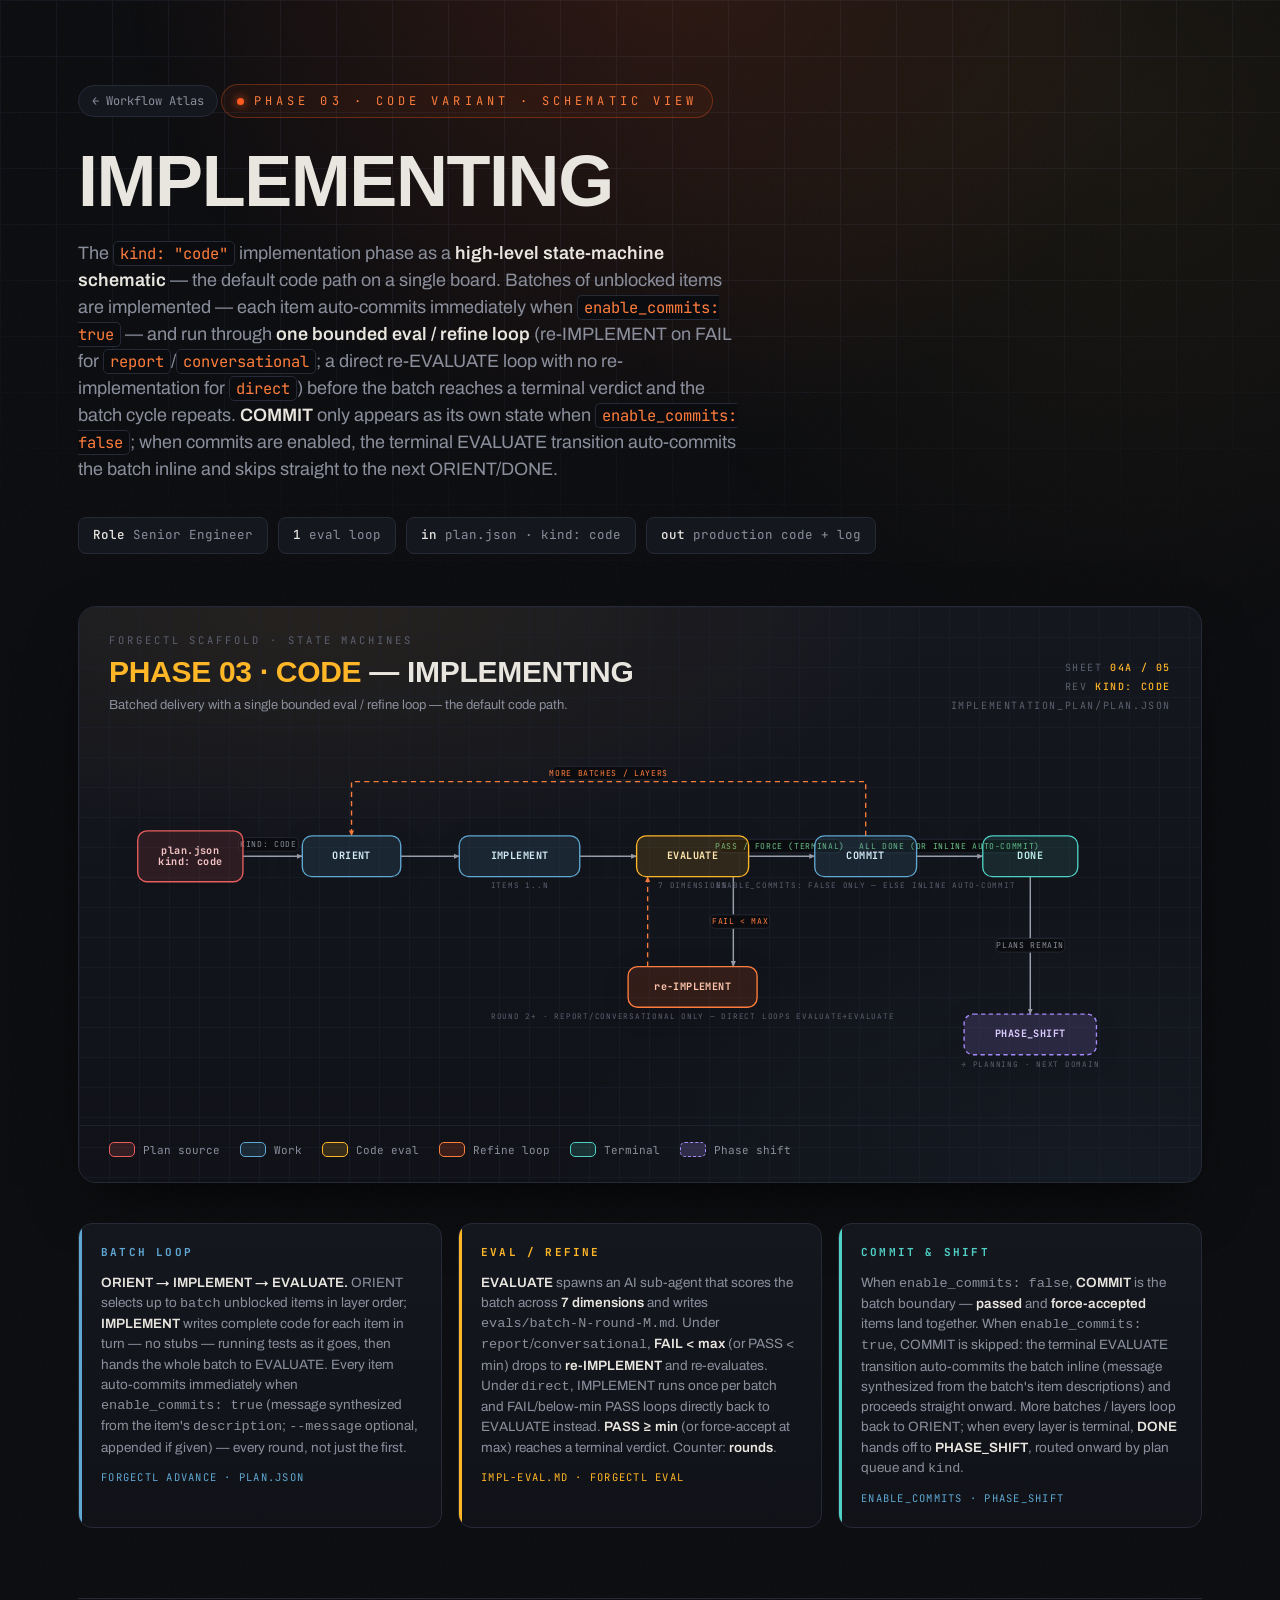
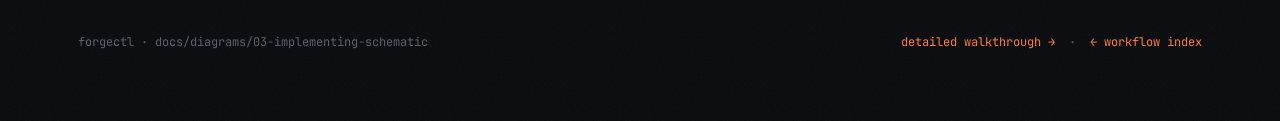
<file: docs/diagrams/html/implementing-schematic.html>
<!DOCTYPE html>
<html lang="en">
<head>
<meta charset="UTF-8" />
<meta name="viewport" content="width=device-width, initial-scale=1.0" />
<title>forgectl — Implementing · Schematic</title>
<link rel="preconnect" href="https://fonts.googleapis.com" />
<link rel="preconnect" href="https://fonts.gstatic.com" crossorigin />
<link href="https://fonts.googleapis.com/css2?family=Archivo:wght@400;500;600;700&family=Archivo+Expanded:wght@600;700;800;900&family=JetBrains+Mono:wght@400;500;700&display=swap" rel="stylesheet" />
<link rel="stylesheet" href="forge.css" />
<style>
  /* ── schematic-specific surface ─────────────────────────────── */
  :root { --shift: #a78bfa; --shift-deep: #7c5fd6; --cyan: #4fd1c5; }

  .blueprint {
    position: relative;
    margin: 14px 0 40px;
    border: 1px solid var(--line);
    border-radius: 18px;
    background:
      radial-gradient(ellipse 90% 70% at 22% 0%, rgba(255,182,39,0.07), transparent 60%),
      radial-gradient(ellipse 80% 80% at 90% 100%, rgba(95,168,211,0.06), transparent 60%),
      linear-gradient(180deg, var(--surface) 0%, var(--iron-2) 100%);
    box-shadow: var(--shadow);
    overflow: hidden;
  }
  /* engineering paper grid behind the schematic */
  .blueprint::before {
    content: ''; position: absolute; inset: 0; pointer-events: none; opacity: .5;
    background-image:
      linear-gradient(var(--line-soft) 1px, transparent 1px),
      linear-gradient(90deg, var(--line-soft) 1px, transparent 1px);
    background-size: 30px 30px;
    -webkit-mask-image: radial-gradient(ellipse 120% 120% at 50% 50%, #000 60%, transparent 100%);
    mask-image: radial-gradient(ellipse 120% 120% at 50% 50%, #000 60%, transparent 100%);
  }
  .bp-head {
    position: relative; z-index: 2;
    display: flex; align-items: flex-end; justify-content: space-between;
    flex-wrap: wrap; gap: 14px;
    padding: 26px 30px 4px;
  }
  .bp-head .t-mono {
    font-family: 'JetBrains Mono', monospace; font-size: 10.5px; letter-spacing: .28em;
    text-transform: uppercase; color: var(--muted-2);
  }
  .bp-head h2 {
    font-family: 'Archivo Expanded', sans-serif; font-weight: 800;
    font-size: clamp(20px, 3vw, 30px); text-transform: uppercase; letter-spacing: -.01em;
    line-height: 1; margin-top: 8px;
  }
  .bp-head h2 .ph { color: var(--spark); }
  .bp-head .sub { font-size: 13px; color: var(--muted); margin-top: 9px; max-width: 480px; }
  .bp-stamp {
    font-family: 'JetBrains Mono', monospace; font-size: 10px; letter-spacing: .16em;
    text-transform: uppercase; color: var(--muted-2); text-align: right; line-height: 1.9;
  }
  .bp-stamp b { color: var(--spark); font-weight: 500; }

  .bp-canvas { position: relative; z-index: 2; padding: 10px 18px 22px; }
  .bp-canvas svg { width: 100%; height: auto; display: block; overflow: visible; }

  /* ── node styling (data-driven via classes on <g>) ──────────── */
  .nd rect {
    rx: 11; stroke-width: 1.6;
    filter: drop-shadow(0 6px 14px rgba(0,0,0,.45));
  }
  .nd .lbl {
    font-family: 'JetBrains Mono', monospace; font-weight: 700;
    font-size: 12px; letter-spacing: .04em; text-anchor: middle; dominant-baseline: middle;
  }
  .nd .note {
    font-family: 'JetBrains Mono', monospace; font-weight: 400;
    font-size: 9px; letter-spacing: .1em; text-anchor: middle;
    fill: var(--muted-2); text-transform: uppercase;
  }

  .nd.work     rect { fill: rgba(95,168,211,.12);  stroke: var(--steel); }
  .nd.work     .lbl { fill: #d4ecf8; }
  .nd.decision rect { fill: rgba(255,182,39,.13);  stroke: var(--spark); }
  .nd.decision .lbl { fill: #ffe6ad; }
  .nd.accept   rect { fill: rgba(107,194,138,.14); stroke: var(--ok); }
  .nd.accept   .lbl { fill: #c6edd4; }
  .nd.refine   rect { fill: rgba(255,90,31,.14);   stroke: var(--ember-hot); }
  .nd.refine   .lbl { fill: #ffc6ab; }
  .nd.shift    rect { fill: rgba(167,139,250,.16); stroke: var(--shift); stroke-dasharray: 5 4; }
  .nd.shift    .lbl { fill: #dccbff; }
  .nd.terminal rect { fill: rgba(79,209,197,.11);  stroke: var(--cyan); }
  .nd.terminal .lbl { fill: #bdefe9; }
  .nd.source   rect { fill: rgba(232,93,93,.13);   stroke: var(--fail); }
  .nd.source   .lbl { fill: #f4c4c4; }

  /* edges */
  .edge { fill: none; stroke: #9aa0ad; stroke-width: 1.7; }
  .edge.loop { stroke: var(--ember-hot); stroke-dasharray: 6 5; stroke-width: 1.6; }
  .elabel rect { fill: var(--iron); stroke: var(--line); rx: 5; }
  .elabel text {
    font-family: 'JetBrains Mono', monospace; font-size: 9.5px; letter-spacing: .08em;
    fill: var(--muted); text-anchor: middle; dominant-baseline: middle; text-transform: uppercase;
  }
  .elabel.pass text { fill: var(--ok); }
  .elabel.loop text { fill: var(--ember-hot); }

  /* ── load orchestration ─────────────────────────────────────── */
  .nd { opacity: 0; transform: scale(.92); transform-origin: center;
        transform-box: fill-box; animation: pop .55s cubic-bezier(.2,.9,.25,1) forwards; }
  @keyframes pop { to { opacity: 1; transform: scale(1); } }
  .edge { stroke-dasharray: var(--len); stroke-dashoffset: var(--len);
          animation: draw .6s ease forwards; }
  @keyframes draw { to { stroke-dashoffset: 0; } }
  .edge.loop { animation: drawloop .6s ease forwards; }
  @keyframes drawloop { to { stroke-dashoffset: 0; } }
  .elabel { opacity: 0; animation: fade .4s ease forwards; }
  @keyframes fade { to { opacity: 1; } }

  /* legend strip */
  .key-strip {
    display: flex; flex-wrap: wrap; gap: 9px 20px; align-items: center;
    position: relative; z-index: 2;
    padding: 16px 30px 24px; border-top: 1px solid var(--line-soft);
    font-family: 'JetBrains Mono', monospace; font-size: 11px; color: var(--muted);
  }
  .key-strip .k { display: inline-flex; align-items: center; gap: 8px; }
  .key-strip .sw { width: 26px; height: 15px; border-radius: 5px; border-width: 1.5px; border-style: solid; flex: none; }
  .sw.source   { background: rgba(232,93,93,.16);    border-color: var(--fail); }
  .sw.work     { background: rgba(95,168,211,.16);   border-color: var(--steel); }
  .sw.decision { background: rgba(255,182,39,.16);    border-color: var(--spark); }
  .sw.refine   { background: rgba(255,90,31,.18);     border-color: var(--ember-hot); }
  .sw.terminal { background: rgba(79,209,197,.16);    border-color: var(--cyan); }
  .sw.shift    { background: rgba(167,139,250,.2);    border-color: var(--shift); border-style: dashed; }
  /* reset forge.css .shift layout util so the legend swatch stays 26px */
  .key-strip .sw.shift { padding-left: 0; margin: 0; position: static; }

  .read-row { display: grid; grid-template-columns: repeat(auto-fit, minmax(250px, 1fr)); gap: 16px; margin: 8px 0 70px; }
  .read {
    background: linear-gradient(180deg, var(--surface), var(--iron-2));
    border: 1px solid var(--line); border-radius: 14px; padding: 20px 22px;
    position: relative; overflow: hidden;
  }
  .read::before { content:''; position:absolute; left:0; top:0; bottom:0; width:3px; }
  .read.g1::before { background: var(--steel); }
  .read.g2::before { background: var(--spark); }
  .read.g3::before { background: var(--cyan); }
  .read h4 { font-family: 'JetBrains Mono', monospace; font-size: 11px; letter-spacing: .2em; text-transform: uppercase; margin-bottom: 12px; }
  .read.g1 h4 { color: var(--steel); }
  .read.g2 h4 { color: var(--spark); }
  .read.g3 h4 { color: var(--cyan); }
  .read p { font-size: 13.5px; color: var(--muted); }
  .read p b { color: var(--text); font-weight: 600; }
  .read .tool { font-family:'JetBrains Mono',monospace; font-size:10.5px; letter-spacing:.12em; text-transform:uppercase; color: var(--steel); margin-top:12px; }
  .read.g2 .tool { color: var(--spark); }

  @media (prefers-reduced-motion: reduce) {
    .nd, .elabel { opacity: 1 !important; transform: none !important; animation: none !important; }
    .edge { stroke-dashoffset: 0 !important; animation: none !important; }
  }
</style>
</head>
<body>
<div class="grain"></div>

<div class="wrap">
  <header>
    <a class="crumb" href="index.html">← Workflow Atlas</a>
    <span class="kicker"><span class="dot"></span> Phase 03 · code variant · Schematic View</span>
    <h1 class="page-title">Implementing</h1>
    <p class="lede">
      The <code>kind: "code"</code> implementation phase as a <strong>high-level state-machine
      schematic</strong> — the default code path on a single board. Batches of unblocked items are
      implemented — each item auto-commits immediately when <code>enable_commits: true</code> — and
      run through <strong>one bounded eval / refine loop</strong> (re-IMPLEMENT on FAIL for
      <code>report</code>/<code>conversational</code>; a direct re-EVALUATE loop with no
      re-implementation for <code>direct</code>) before the batch reaches a terminal verdict and
      the batch cycle repeats. <strong>COMMIT</strong> only appears as its own state when
      <code>enable_commits: false</code>; when commits are enabled, the terminal EVALUATE
      transition auto-commits the batch inline and skips straight to the next ORIENT/DONE.
    </p>
    <div class="meta-row">
      <span class="chip"><b>Role</b> Senior Engineer</span>
      <span class="chip"><b>1</b> eval loop</span>
      <span class="chip"><b>in</b> plan.json · kind: code</span>
      <span class="chip"><b>out</b> production code + log</span>
    </div>
  </header>

  <!-- ── BLUEPRINT BOARD ─────────────────────────────────────── -->
  <section class="blueprint" data-reveal>
    <div class="bp-head">
      <div>
        <div class="t-mono">forgectl scaffold · state machines</div>
        <h2><span class="ph">Phase 03 · code</span> — Implementing</h2>
        <div class="sub">Batched delivery with a single bounded eval / refine loop — the default code path.</div>
      </div>
      <div class="bp-stamp">
        sheet <b>04a / 05</b><br />
        rev <b>kind: code</b><br />
        implementation_plan/plan.json
      </div>
    </div>

    <div class="bp-canvas">
      <svg id="board" viewBox="0 0 1280 440" role="img"
           aria-label="State-machine schematic for the forgectl Implementing phase (kind: code)">
        <defs>
          <marker id="ah" markerWidth="9" markerHeight="9" refX="6.5" refY="3"
                  orient="auto" markerUnits="userSpaceOnUse">
            <path d="M0,0 L7,3 L0,6 Z" fill="context-stroke" />
          </marker>
        </defs>
        <g id="layer-edges"></g>
        <g id="layer-labels"></g>
        <g id="layer-nodes"></g>
      </svg>
    </div>

    <div class="key-strip">
      <span class="k"><span class="sw source"></span> Plan source</span>
      <span class="k"><span class="sw work"></span> Work</span>
      <span class="k"><span class="sw decision"></span> Code eval</span>
      <span class="k"><span class="sw refine"></span> Refine loop</span>
      <span class="k"><span class="sw terminal"></span> Terminal</span>
      <span class="k"><span class="sw shift"></span> Phase shift</span>
    </div>
  </section>

  <!-- ── READING NOTES ───────────────────────────────────────── -->
  <div class="read-row">
    <div class="read g1" data-reveal>
      <h4>Batch loop</h4>
      <p><b>ORIENT → IMPLEMENT → EVALUATE.</b> ORIENT selects up to <code>batch</code> unblocked
      items in layer order; <b>IMPLEMENT</b> writes complete code for each item in turn — no stubs —
      running tests as it goes, then hands the whole batch to EVALUATE. Every item auto-commits
      immediately when <code>enable_commits: true</code> (message synthesized from the item's
      <code>description</code>; <code>--message</code> optional, appended if given) — every round,
      not just the first.</p>
      <div class="tool">forgectl advance · plan.json</div>
    </div>
    <div class="read g2" data-reveal>
      <h4>Eval / refine</h4>
      <p><b>EVALUATE</b> spawns an AI sub-agent that scores the batch across <b>7 dimensions</b> and
      writes <code>evals/batch-N-round-M.md</code>. Under <code>report</code>/<code>conversational</code>,
      <b>FAIL &lt; max</b> (or PASS &lt; min) drops to <b>re-IMPLEMENT</b> and re-evaluates. Under
      <code>direct</code>, IMPLEMENT runs once per batch and FAIL/below-min PASS loops directly back
      to EVALUATE instead. <b>PASS ≥ min</b> (or force-accept at max) reaches a terminal verdict.
      Counter: <b>rounds</b>.</p>
      <div class="tool">impl-eval.md · forgectl eval</div>
    </div>
    <div class="read g3" data-reveal>
      <h4>Commit &amp; shift</h4>
      <p>When <code>enable_commits: false</code>, <b>COMMIT</b> is the batch boundary —
      <b>passed</b> and <b>force-accepted</b> items land together. When <code>enable_commits: true</code>,
      COMMIT is skipped: the terminal EVALUATE transition auto-commits the batch inline (message
      synthesized from the batch's item descriptions) and proceeds straight onward. More batches /
      layers loop back to ORIENT; when every layer is terminal, <b>DONE</b> hands off to
      <b>PHASE_SHIFT</b>, routed onward by plan queue and <code>kind</code>.</p>
      <div class="tool">enable_commits · PHASE_SHIFT</div>
    </div>
  </div>

  <footer>
    <span>forgectl · docs/diagrams/03-implementing-schematic</span>
    <span><a href="implementing.html">detailed walkthrough →</a> &nbsp;·&nbsp; <a href="index.html">← workflow index</a></span>
  </footer>
</div>

<script>
/* ── schematic graph definition ──────────────────────────────────
   Single-spine board: forward build + code eval on the top row, with
   the refine loop hanging below EVALUATE and the batch cycle arcing
   back over the top from COMMIT to ORIENT. DONE drops to PHASE_SHIFT.
   Transitions mirror implementing.html (kind: code). */
const SVGNS = 'http://www.w3.org/2000/svg';

const N = {
  // top spine — build + code eval + commit
  src:       { cx:110,  cy:150, w:124, h:60, type:'source',   label:['plan.json','kind: code'] },
  orient:    { cx:300,  cy:150, w:116, h:48, type:'work',     label:['ORIENT'] },
  implement: { cx:498,  cy:150, w:142, h:48, type:'work',     label:['IMPLEMENT'], note:'items 1..n' },
  evaluate:  { cx:702,  cy:150, w:132, h:48, type:'decision', label:['EVALUATE'], note:'7 dimensions' },
  commit:    { cx:906,  cy:150, w:120, h:48, type:'work',     label:['COMMIT'], note:'enable_commits: false only — else inline auto-commit' },
  done:      { cx:1100, cy:150, w:112, h:48, type:'terminal', label:['DONE'] },

  // refine loop under the eval gate
  reimpl:    { cx:702,  cy:304, w:152, h:48, type:'refine',   label:['re-IMPLEMENT'], note:'round 2+ · report/conversational only — direct loops EVALUATE→EVALUATE' },

  // phase shift — drops below DONE
  shift:     { cx:1100, cy:360, w:156, h:48, type:'shift',    label:['PHASE_SHIFT'], note:'→ planning · next domain' },
};
for (const k in N){ const n=N[k]; n.x=n.cx-n.w/2; n.y=n.cy-n.h/2; }

function anchor(id, side, off=0){
  const n = N[id];
  switch(side){
    case 'r': return { x:n.x+n.w, y:n.cy+off };
    case 'l': return { x:n.x,     y:n.cy+off };
    case 't': return { x:n.cx+off, y:n.y };
    case 'b': return { x:n.cx+off, y:n.y+n.h };
  }
}

/* edges: a1/a2 = [node, side, offset]; mids = explicit waypoints */
const E = [
  // top spine forward
  { a1:['src','r'],        a2:['orient','l'],   label:'kind: code', lp:{x:202,y:136} },
  { a1:['orient','r'],     a2:['implement','l'] },
  { a1:['implement','r'],  a2:['evaluate','l'] },
  { a1:['evaluate','r'],   a2:['commit','l'],   label:'PASS / force (terminal)', cls:'pass', lp:{x:805,y:138} },
  { a1:['commit','r'],     a2:['done','l'],     label:'all done (or inline auto-commit)', cls:'pass', lp:{x:1005,y:138} },

  // eval refine loop
  { a1:['evaluate','b',48], a2:['reimpl','t',48], label:'FAIL < max', cls:'loop', lp:{x:758,y:227} },
  { a1:['reimpl','t',-53],  a2:['evaluate','b',-53], loop:true },

  // batch cycle — COMMIT arcs back over the top to ORIENT
  { a1:['commit','t'], a2:['orient','t'], mids:[{x:906,y:62},{x:300,y:62}],
    loop:true, label:'more batches / layers', cls:'loop', lp:{x:603,y:52} },

  // terminal hand-off — DONE drops to PHASE_SHIFT
  { a1:['done','b'], a2:['shift','t'], label:'plans remain', lp:{x:1100,y:255} },
];

const elEdges  = document.getElementById('layer-edges');
const elLabels = document.getElementById('layer-labels');
const elNodes  = document.getElementById('layer-nodes');

function el(name, attrs={}){ const e=document.createElementNS(SVGNS,name);
  for(const k in attrs) e.setAttribute(k, attrs[k]); return e; }

/* ── draw nodes ── */
let ni = 0;
const NODE_STAGGER = 55;
for (const id in N){
  const n = N[id];
  const g = el('g', { class:'nd '+n.type });
  g.style.animationDelay = (ni*NODE_STAGGER) + 'ms';
  g.appendChild(el('rect', { x:n.x, y:n.y, width:n.w, height:n.h, rx:11 }));
  const lines = n.label;
  const lh = 13;
  const y0 = n.cy - (lines.length-1)*lh/2;
  lines.forEach((ln,i)=>{
    const t = el('text', { class:'lbl', x:n.cx, y:y0 + i*lh });
    t.textContent = ln; g.appendChild(t);
  });
  if (n.note){
    const t = el('text', { class:'note', x:n.cx, y:n.y+n.h+14 });
    t.textContent = n.note; g.appendChild(t);
  }
  elNodes.appendChild(g);
  ni++;
}

/* ── draw edges (after nodes, drawn first in z-order) ── */
const nodesDone = ni*NODE_STAGGER;
let ei = 0;
const EDGE_STAGGER = 50;
E.forEach((e)=>{
  const p1 = anchor(...e.a1), p2 = anchor(...e.a2);
  const pts = [p1, ...(e.mids||[]), p2];
  const d = pts.map((p,i)=> (i?'L':'M')+p.x+' '+p.y).join(' ');
  const path = el('path', { class:'edge'+(e.loop?' loop':''), d, 'marker-end':'url(#ah)' });
  const len = (()=>{ let s=0; for(let i=1;i<pts.length;i++){ s+=Math.hypot(pts[i].x-pts[i-1].x, pts[i].y-pts[i-1].y); } return s; })();
  path.style.setProperty('--len', len.toFixed(1));
  path.style.animationDelay = (nodesDone + ei*EDGE_STAGGER) + 'ms';
  elEdges.appendChild(path);

  if (e.label){
    const lw = e.label.length * 5.6 + 14, lh = 16;
    const g = el('g', { class:'elabel'+(e.cls?' '+e.cls:'') });
    g.style.animationDelay = (nodesDone + ei*EDGE_STAGGER + 200) + 'ms';
    g.appendChild(el('rect', { x:e.lp.x-lw/2, y:e.lp.y-lh/2, width:lw, height:lh, rx:5 }));
    const t = el('text', { x:e.lp.x, y:e.lp.y+0.5 }); t.textContent = e.label;
    g.appendChild(t);
    elLabels.appendChild(g);
  }
  ei++;
});

/* reveal the surrounding cards on scroll (matches the atlas convention) */
const io = new IntersectionObserver((entries)=>{
  entries.forEach(en=>{ if(en.isIntersecting){ en.target.classList.add('lit'); io.unobserve(en.target);} });
}, { threshold:0.12, rootMargin:'0px 0px -6% 0px' });
document.querySelectorAll('[data-reveal]').forEach(s=>io.observe(s));
</script>
</body>
</html>
</file>
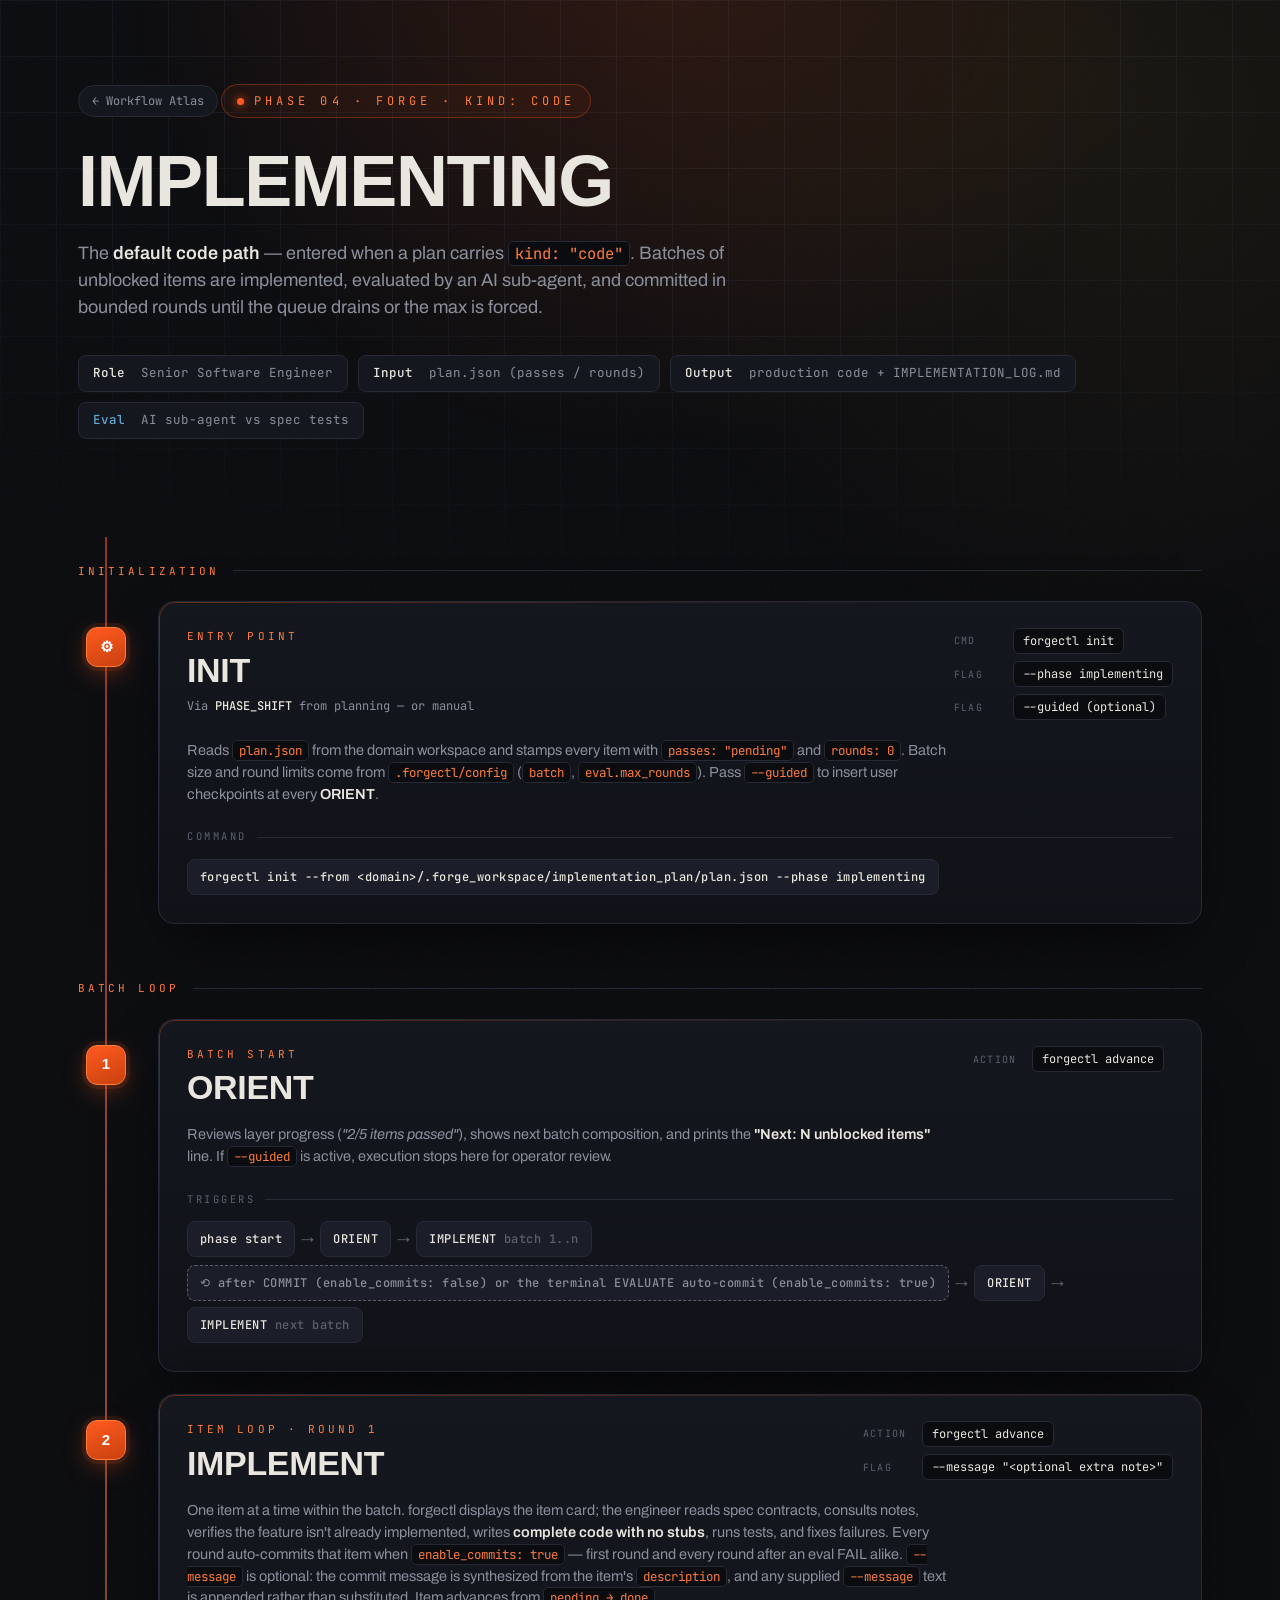
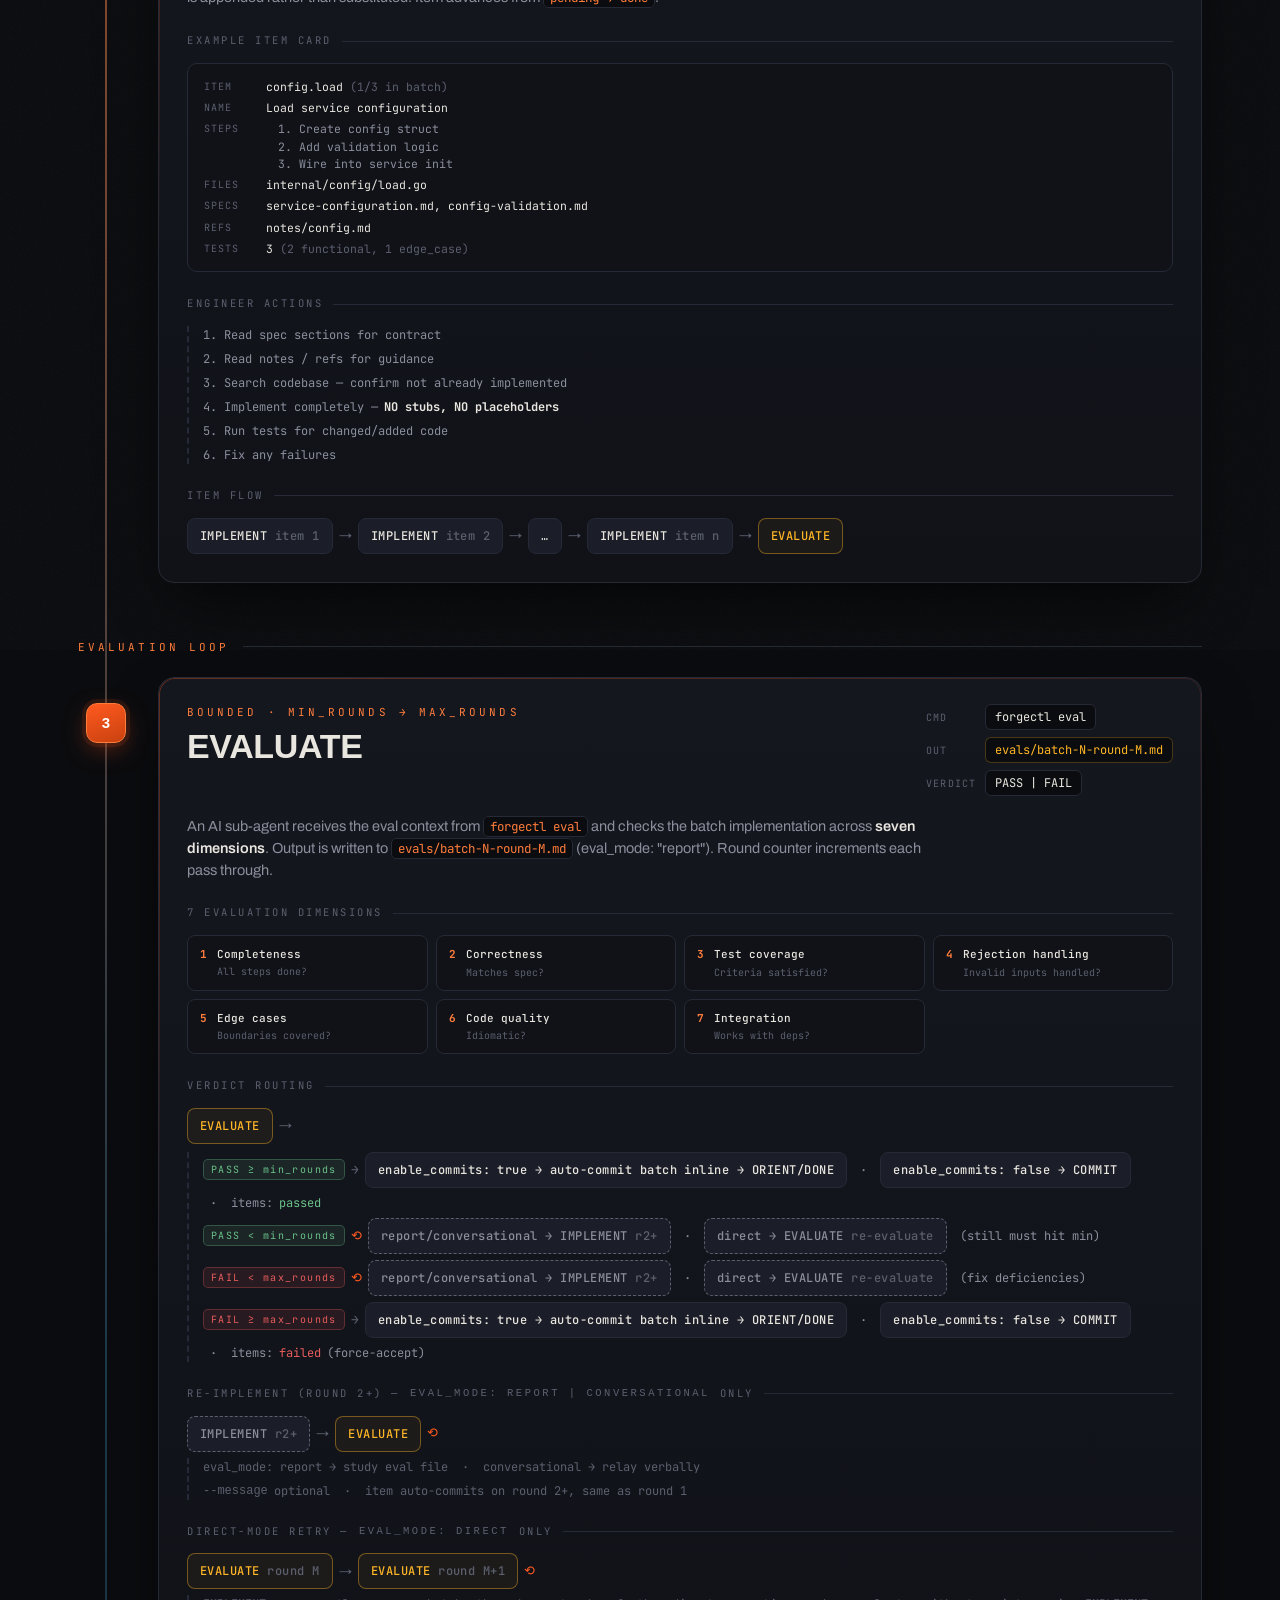
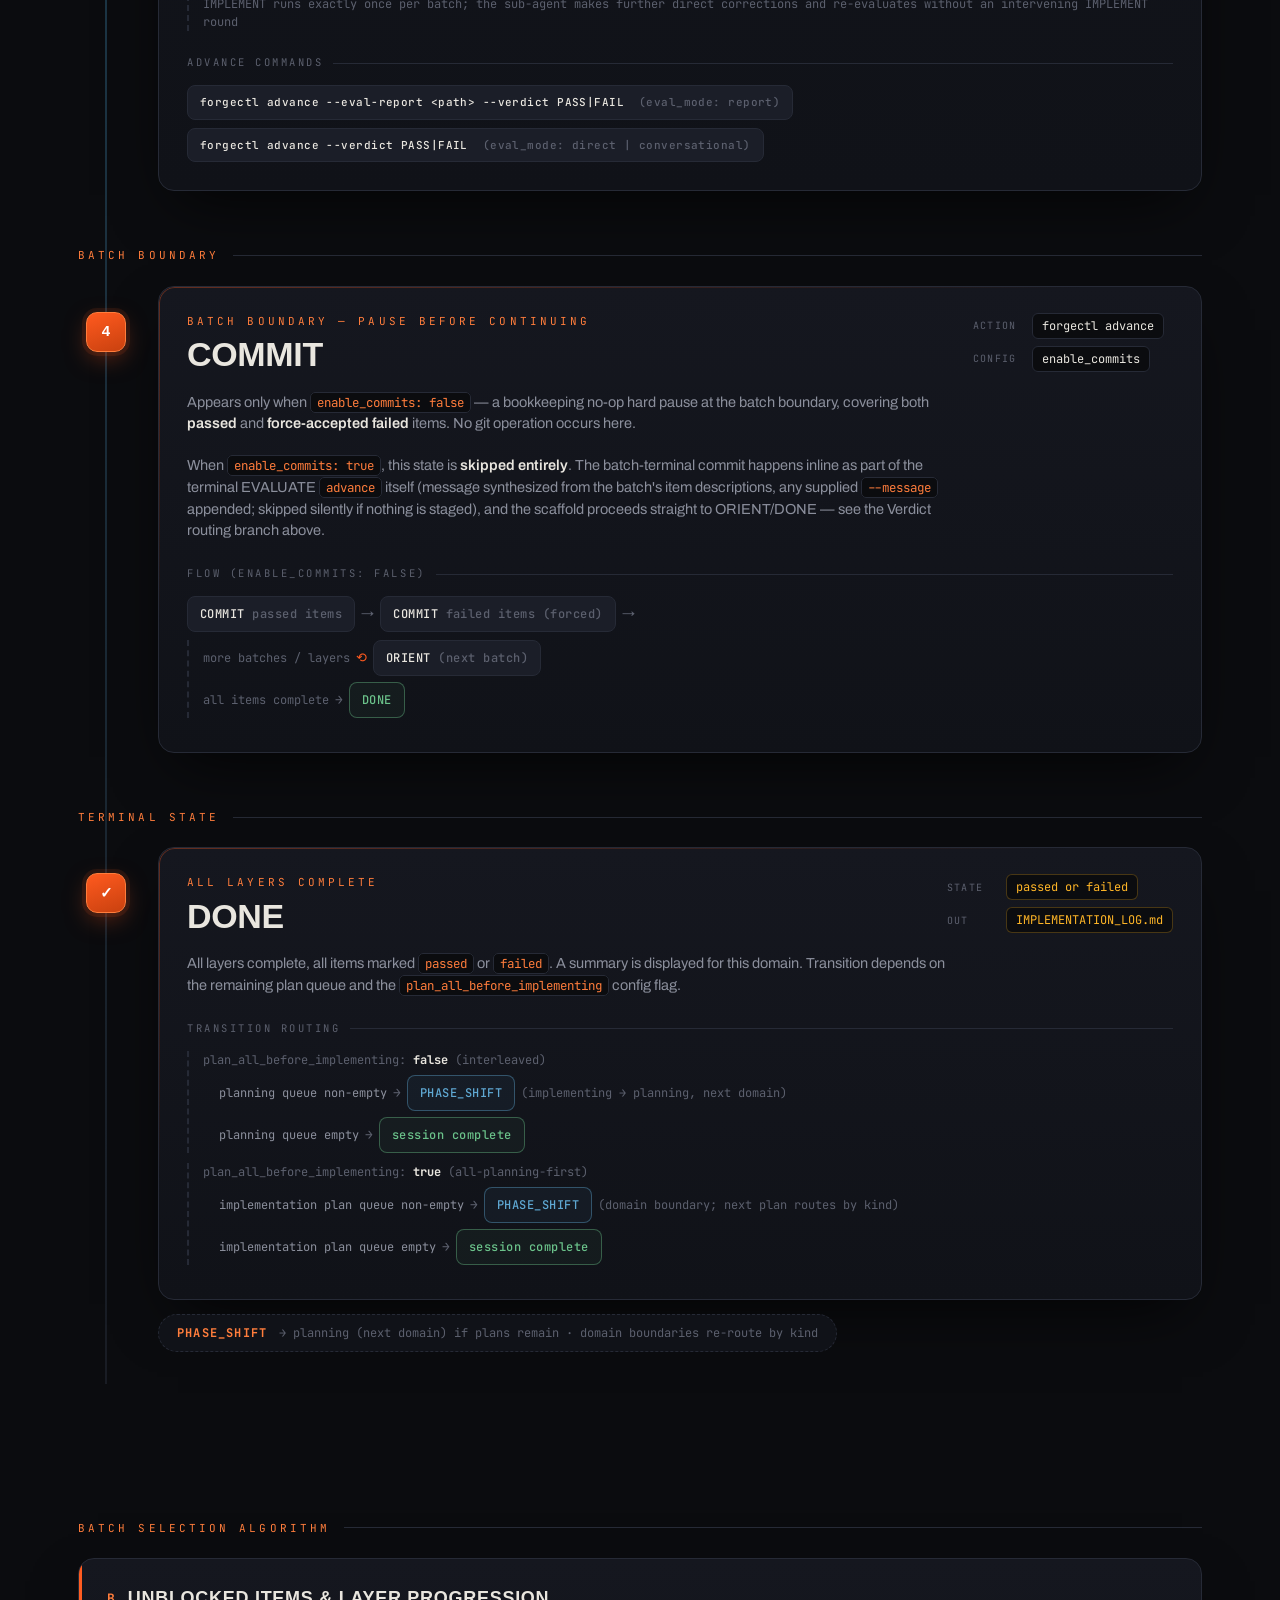
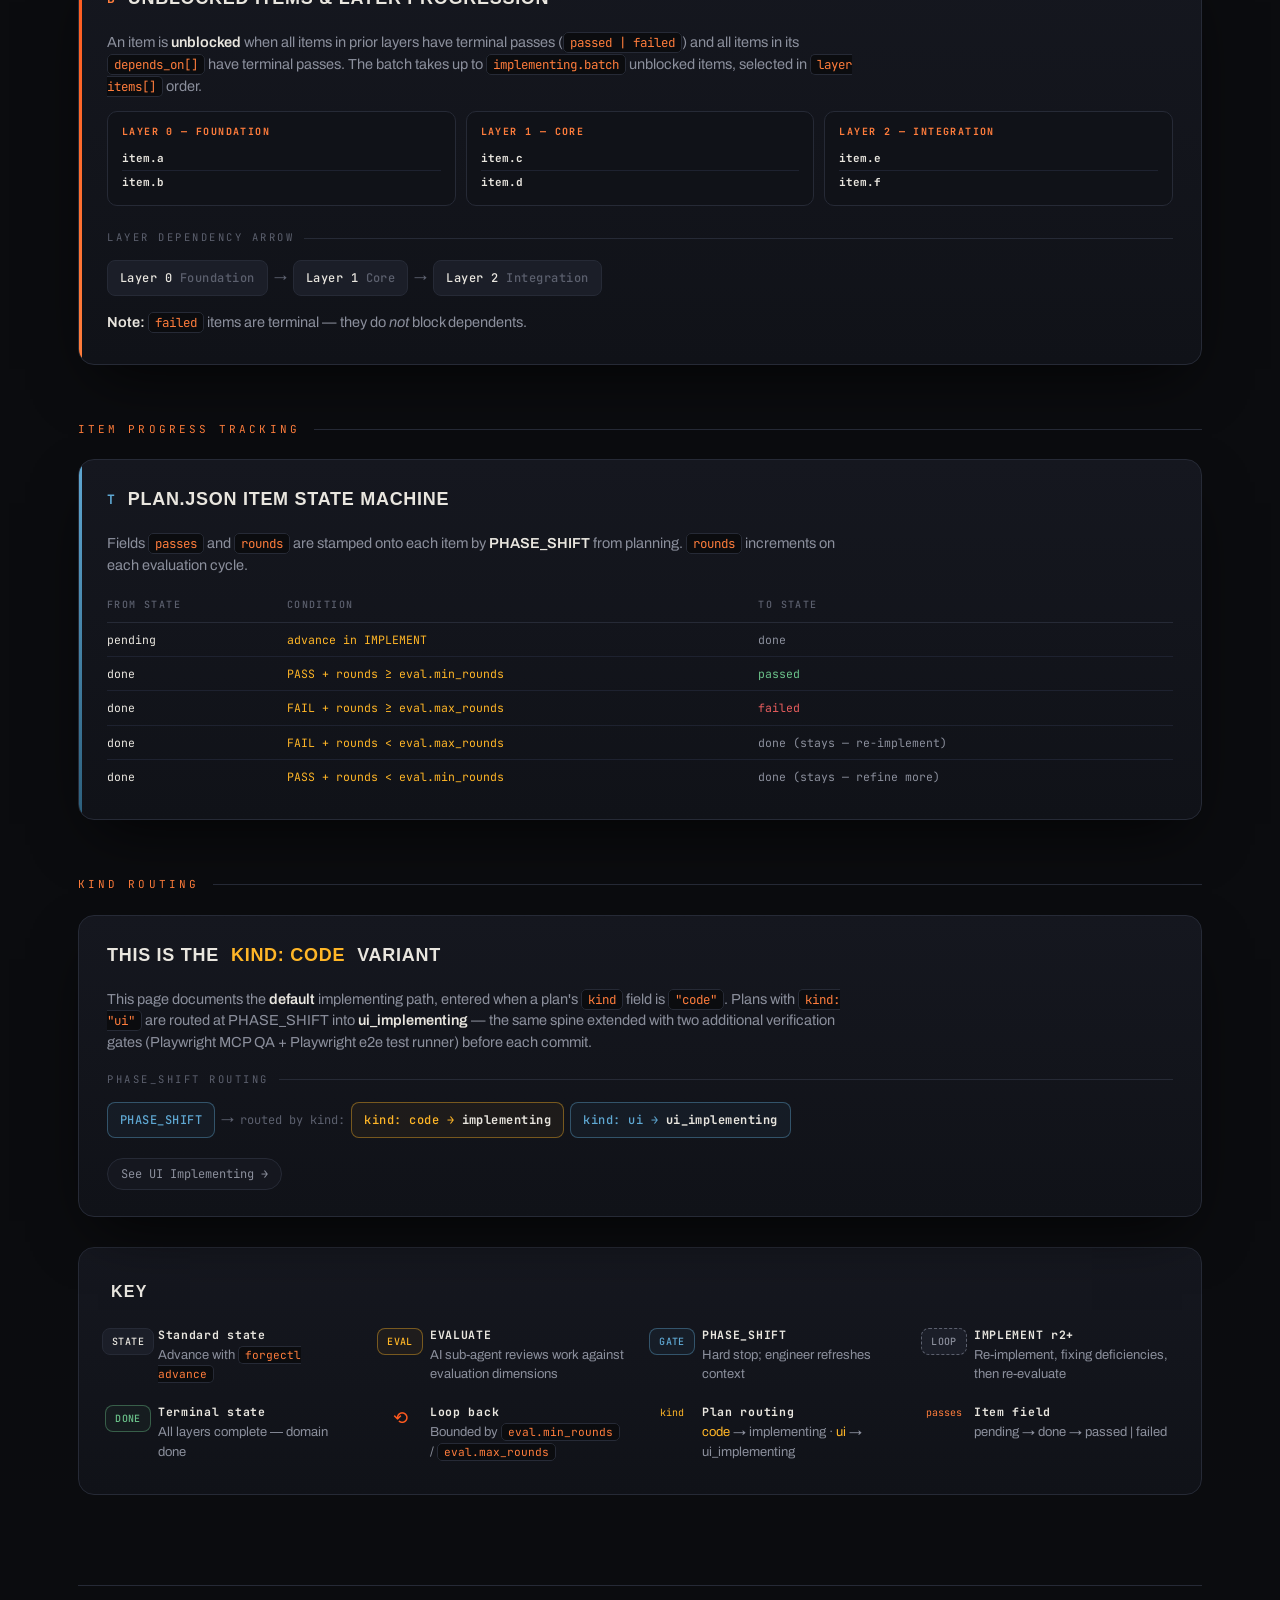
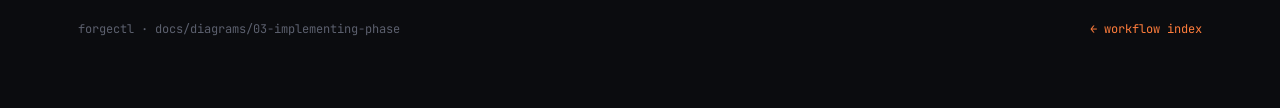
<file: docs/diagrams/html/implementing.html>
<!DOCTYPE html>
<html lang="en">
<head>
<meta charset="UTF-8" />
<meta name="viewport" content="width=device-width, initial-scale=1.0" />
<title>forgectl — Implementing Phase</title>
<link rel="preconnect" href="https://fonts.googleapis.com" />
<link rel="preconnect" href="https://fonts.gstatic.com" crossorigin />
<link href="https://fonts.googleapis.com/css2?family=Archivo:wght@400;500;600;700&family=Archivo+Expanded:wght@600;700;800;900&family=JetBrains+Mono:wght@400;500;700&display=swap" rel="stylesheet" />
<link rel="stylesheet" href="forge.css" />
<style>
  .item-card {
    background: var(--iron-2);
    border: 1px solid var(--line);
    border-radius: 10px;
    padding: 14px 16px;
    font-family: 'JetBrains Mono', monospace;
    font-size: 11.5px;
    color: var(--muted);
    margin-top: 14px;
  }
  .item-card .irow { display: flex; gap: 10px; margin-bottom: 4px; }
  .item-card .irow:last-child { margin-bottom: 0; }
  .item-card .ilabel { color: var(--muted-2); width: 52px; flex: none; text-transform: uppercase; letter-spacing: .1em; font-size: 10px; padding-top: 1px; }
  .item-card .ival  { color: var(--text); }
  .item-card .ival.steps { color: var(--muted); }
  .item-card .ival.steps span { display: block; padding-left: 12px; }

  .transition-table {
    width: 100%;
    border-collapse: collapse;
    font-family: 'JetBrains Mono', monospace;
    font-size: 11.5px;
    margin-top: 4px;
  }
  .transition-table th {
    text-align: left;
    color: var(--muted-2);
    font-weight: 500;
    font-size: 10px;
    letter-spacing: .14em;
    text-transform: uppercase;
    padding: 0 14px 10px 0;
    border-bottom: 1px solid var(--line);
  }
  .transition-table td {
    padding: 8px 14px 8px 0;
    border-bottom: 1px solid var(--line-soft);
    color: var(--muted);
    vertical-align: top;
  }
  .transition-table tr:last-child td { border-bottom: none; }
  .transition-table .from { color: var(--text); }
  .transition-table .cond { color: var(--spark); }
  .transition-table .to-pass { color: var(--ok); }
  .transition-table .to-fail { color: var(--fail); }
  .transition-table .to-loop { color: var(--muted); }

  .eval-dim-grid {
    display: grid;
    grid-template-columns: repeat(auto-fill, minmax(220px, 1fr));
    gap: 8px;
    margin-top: 14px;
  }
  .eval-dim {
    display: flex; align-items: flex-start; gap: 10px;
    background: var(--iron-2); border: 1px solid var(--line);
    border-radius: 8px; padding: 10px 12px;
    font-family: 'JetBrains Mono', monospace; font-size: 11px;
  }
  .eval-dim .dnum { color: var(--ember-hot); font-weight: 700; flex: none; }
  .eval-dim .dname { color: var(--text); font-weight: 500; }
  .eval-dim .ddesc { color: var(--muted-2); font-size: 10px; margin-top: 2px; }

  .layer-grid {
    display: grid;
    grid-template-columns: repeat(3, 1fr);
    gap: 10px;
    margin-top: 14px;
  }
  @media (max-width: 640px) { .layer-grid { grid-template-columns: 1fr; } }
  .layer-col {
    background: var(--iron-2); border: 1px solid var(--line);
    border-radius: 10px; padding: 12px 14px;
    font-family: 'JetBrains Mono', monospace; font-size: 11px;
  }
  .layer-col .lhead { color: var(--ember-hot); font-weight: 700; font-size: 10px; letter-spacing: .14em; text-transform: uppercase; margin-bottom: 8px; }
  .layer-col .litem { color: var(--muted); padding: 3px 0; border-bottom: 1px solid var(--line-soft); }
  .layer-col .litem:last-child { border-bottom: none; }
  .layer-col .litem b { color: var(--text); }
</style>
</head>
<body>
<div class="grain"></div>

<div class="wrap">
  <header>
    <a class="crumb" href="index.html">← Workflow Atlas</a>
    <span class="kicker"><span class="dot"></span> Phase 04 · Forge · kind: code</span>
    <h1 class="page-title">Implementing</h1>
    <p class="lede">
      The <strong>default code path</strong> — entered when a plan carries <code>kind: "code"</code>.
      Batches of unblocked items are implemented, evaluated by an AI sub-agent,
      and committed in bounded rounds until the queue drains or the max is forced.
    </p>
    <div class="meta-row">
      <span class="chip"><b>Role</b>&nbsp;Senior Software Engineer</span>
      <span class="chip"><b>Input</b>&nbsp;plan.json (passes / rounds)</span>
      <span class="chip"><b>Output</b>&nbsp;production code + IMPLEMENTATION_LOG.md</span>
      <span class="chip steel"><b>Eval</b>&nbsp;AI sub-agent vs spec tests</span>
    </div>
  </header>

  <main class="pipeline">

    <!-- SECTION: INITIALIZATION -->
    <div class="section-head" data-reveal>Initialization</div>

    <section class="station" data-station>
      <div class="node-marker">⚙</div>
      <article class="card">
        <div class="card-head">
          <div class="reveal">
            <div class="phase-label">Entry Point</div>
            <div class="phase-title">Init</div>
            <div class="role">Via <b>PHASE_SHIFT</b> from planning — or manual</div>
          </div>
          <div class="io reveal">
            <div class="ln"><span class="tag">cmd</span><span class="val">forgectl init</span></div>
            <div class="ln"><span class="tag">flag</span><span class="val">--phase implementing</span></div>
            <div class="ln"><span class="tag">flag</span><span class="val">--guided (optional)</span></div>
          </div>
        </div>
        <p class="desc reveal">
          Reads <code>plan.json</code> from the domain workspace and stamps every item with
          <code>passes: "pending"</code> and <code>rounds: 0</code>.
          Batch size and round limits come from <code>.forgectl/config</code> (<code>batch</code>,
          <code>eval.max_rounds</code>). Pass <code>--guided</code> to insert user checkpoints at every
          <strong>ORIENT</strong>.
        </p>
        <div class="track-label reveal">Command</div>
        <div class="track reveal">
          <span class="state">forgectl init --from &lt;domain&gt;/.forge_workspace/implementation_plan/plan.json --phase implementing</span>
        </div>
      </article>
    </section>

    <!-- SECTION: BATCH LOOP -->
    <div class="section-head" data-reveal>Batch Loop</div>

    <section class="station" data-station>
      <div class="node-marker">1</div>
      <article class="card">
        <div class="card-head">
          <div class="reveal">
            <div class="phase-label">Batch Start</div>
            <div class="phase-title">Orient</div>
          </div>
          <div class="io reveal">
            <div class="ln"><span class="tag">action</span><span class="val">forgectl advance</span></div>
          </div>
        </div>
        <p class="desc reveal">
          Reviews layer progress (<em>"2/5 items passed"</em>), shows next batch composition,
          and prints the <strong>"Next: N unblocked items"</strong> line.
          If <code>--guided</code> is active, execution stops here for operator review.
        </p>
        <div class="track-label reveal">Triggers</div>
        <div class="track reveal">
          <span class="state">phase start</span>
          <span class="arrow">→</span>
          <span class="state">ORIENT</span>
          <span class="arrow">→</span>
          <span class="state">IMPLEMENT <span class="sub">batch 1..n</span></span>
        </div>
        <div class="track reveal" style="margin-top:8px">
          <span class="state loop">⟲ after COMMIT (enable_commits: false) or the terminal EVALUATE auto-commit (enable_commits: true)</span>
          <span class="arrow">→</span>
          <span class="state">ORIENT</span>
          <span class="arrow">→</span>
          <span class="state">IMPLEMENT <span class="sub">next batch</span></span>
        </div>
      </article>
    </section>

    <section class="station" data-station>
      <div class="node-marker">2</div>
      <article class="card">
        <div class="card-head">
          <div class="reveal">
            <div class="phase-label">Item Loop · Round 1</div>
            <div class="phase-title">Implement</div>
          </div>
          <div class="io reveal">
            <div class="ln"><span class="tag">action</span><span class="val">forgectl advance</span></div>
            <div class="ln"><span class="tag">flag</span><span class="val">--message "&lt;optional extra note&gt;"</span></div>
          </div>
        </div>
        <p class="desc reveal">
          One item at a time within the batch. forgectl displays the item card; the engineer
          reads spec contracts, consults notes, verifies the feature isn't already implemented,
          writes <strong>complete code with no stubs</strong>, runs tests, and fixes failures.
          Every round auto-commits that item when <code>enable_commits: true</code> — first round
          and every round after an eval FAIL alike. <code>--message</code> is optional: the commit
          message is synthesized from the item's <code>description</code>, and any supplied
          <code>--message</code> text is appended rather than substituted. Item advances from
          <code>pending → done</code>.
        </p>

        <div class="track-label reveal">Example item card</div>
        <div class="item-card reveal">
          <div class="irow"><span class="ilabel">Item</span><span class="ival">config.load <span style="color:var(--muted-2)">(1/3 in batch)</span></span></div>
          <div class="irow"><span class="ilabel">Name</span><span class="ival">Load service configuration</span></div>
          <div class="irow"><span class="ilabel">Steps</span><span class="ival steps"><span>1. Create config struct</span><span>2. Add validation logic</span><span>3. Wire into service init</span></span></div>
          <div class="irow"><span class="ilabel">Files</span><span class="ival">internal/config/load.go</span></div>
          <div class="irow"><span class="ilabel">Specs</span><span class="ival">service-configuration.md, config-validation.md</span></div>
          <div class="irow"><span class="ilabel">Refs</span><span class="ival">notes/config.md</span></div>
          <div class="irow"><span class="ilabel">Tests</span><span class="ival">3 <span style="color:var(--muted-2)">(2 functional, 1 edge_case)</span></span></div>
        </div>

        <div class="track-label reveal">Engineer actions</div>
        <div class="branch reveal">
          <div class="bln">1. Read spec sections for contract</div>
          <div class="bln">2. Read notes / refs for guidance</div>
          <div class="bln">3. Search codebase — confirm not already implemented</div>
          <div class="bln">4. Implement completely — <strong style="color:var(--text)">NO stubs, NO placeholders</strong></div>
          <div class="bln">5. Run tests for changed/added code</div>
          <div class="bln">6. Fix any failures</div>
        </div>

        <div class="track-label reveal">Item flow</div>
        <div class="track reveal">
          <span class="state">IMPLEMENT <span class="sub">item 1</span></span>
          <span class="arrow">→</span>
          <span class="state">IMPLEMENT <span class="sub">item 2</span></span>
          <span class="arrow">→</span>
          <span class="state">…</span>
          <span class="arrow">→</span>
          <span class="state">IMPLEMENT <span class="sub">item n</span></span>
          <span class="arrow">→</span>
          <span class="state eval">EVALUATE</span>
        </div>
      </article>
    </section>

    <!-- SECTION: EVALUATION LOOP -->
    <div class="section-head" data-reveal>Evaluation Loop</div>

    <section class="station" data-station>
      <div class="node-marker">3</div>
      <article class="card">
        <div class="card-head">
          <div class="reveal">
            <div class="phase-label">Bounded · min_rounds → max_rounds</div>
            <div class="phase-title">Evaluate</div>
          </div>
          <div class="io reveal">
            <div class="ln"><span class="tag">cmd</span><span class="val">forgectl eval</span></div>
            <div class="ln"><span class="tag">out</span><span class="val out">evals/batch-N-round-M.md</span></div>
            <div class="ln"><span class="tag">verdict</span><span class="val">PASS | FAIL</span></div>
          </div>
        </div>
        <p class="desc reveal">
          An AI sub-agent receives the eval context from <code>forgectl eval</code> and checks
          the batch implementation across <strong>seven dimensions</strong>. Output is written to
          <code>evals/batch-N-round-M.md</code> (eval_mode: "report"). Round counter increments
          each pass through.
        </p>

        <div class="track-label reveal">7 evaluation dimensions</div>
        <div class="eval-dim-grid reveal">
          <div class="eval-dim"><span class="dnum">1</span><div><div class="dname">Completeness</div><div class="ddesc">All steps done?</div></div></div>
          <div class="eval-dim"><span class="dnum">2</span><div><div class="dname">Correctness</div><div class="ddesc">Matches spec?</div></div></div>
          <div class="eval-dim"><span class="dnum">3</span><div><div class="dname">Test coverage</div><div class="ddesc">Criteria satisfied?</div></div></div>
          <div class="eval-dim"><span class="dnum">4</span><div><div class="dname">Rejection handling</div><div class="ddesc">Invalid inputs handled?</div></div></div>
          <div class="eval-dim"><span class="dnum">5</span><div><div class="dname">Edge cases</div><div class="ddesc">Boundaries covered?</div></div></div>
          <div class="eval-dim"><span class="dnum">6</span><div><div class="dname">Code quality</div><div class="ddesc">Idiomatic?</div></div></div>
          <div class="eval-dim"><span class="dnum">7</span><div><div class="dname">Integration</div><div class="ddesc">Works with deps?</div></div></div>
        </div>

        <div class="track-label reveal">Verdict routing</div>
        <div class="track reveal">
          <span class="state eval">EVALUATE</span>
          <span class="arrow">→</span>
        </div>
        <div class="branch reveal" style="margin-top:8px">
          <div class="bln">
            <span class="verdict pass">PASS ≥ min_rounds</span>
            <span class="arrow">→</span>
            <span class="state">enable_commits: true → auto-commit batch inline → ORIENT/DONE</span>
            &nbsp;·&nbsp; <span class="state">enable_commits: false → COMMIT</span>
            &nbsp;·&nbsp; items: <span style="color:var(--ok)">passed</span>
          </div>
          <div class="bln">
            <span class="verdict pass">PASS &lt; min_rounds</span>
            <span class="arrow loopback">⟲</span>
            <span class="state loop">report/conversational → IMPLEMENT <span class="sub">r2+</span></span>
            &nbsp;·&nbsp;
            <span class="state loop">direct → EVALUATE <span class="sub">re-evaluate</span></span>
            &nbsp;(still must hit min)
          </div>
          <div class="bln">
            <span class="verdict fail">FAIL &lt; max_rounds</span>
            <span class="arrow loopback">⟲</span>
            <span class="state loop">report/conversational → IMPLEMENT <span class="sub">r2+</span></span>
            &nbsp;·&nbsp;
            <span class="state loop">direct → EVALUATE <span class="sub">re-evaluate</span></span>
            &nbsp;(fix deficiencies)
          </div>
          <div class="bln">
            <span class="verdict fail">FAIL ≥ max_rounds</span>
            <span class="arrow">→</span>
            <span class="state">enable_commits: true → auto-commit batch inline → ORIENT/DONE</span>
            &nbsp;·&nbsp; <span class="state">enable_commits: false → COMMIT</span>
            &nbsp;·&nbsp; items: <span style="color:var(--fail)">failed</span> (force-accept)
          </div>
        </div>

        <div class="track-label reveal">Re-implement (round 2+) — <code>eval_mode: report | conversational</code> only</div>
        <div class="track reveal">
          <span class="state loop">IMPLEMENT <span class="sub">r2+</span></span>
          <span class="arrow">→</span>
          <span class="state eval">EVALUATE</span>
          <span class="arrow loopback">⟲</span>
        </div>
        <div class="branch reveal" style="margin-top:6px">
          <div class="bln" style="color:var(--muted-2)">eval_mode: report → study eval file &nbsp;·&nbsp; conversational → relay verbally</div>
          <div class="bln" style="color:var(--muted-2)"><code>--message</code> optional &nbsp;·&nbsp; item auto-commits on round 2+, same as round 1</div>
        </div>

        <div class="track-label reveal">Direct-mode retry — <code>eval_mode: direct</code> only</div>
        <div class="track reveal">
          <span class="state eval">EVALUATE <span class="sub">round M</span></span>
          <span class="arrow">→</span>
          <span class="state eval">EVALUATE <span class="sub">round M+1</span></span>
          <span class="arrow loopback">⟲</span>
        </div>
        <div class="branch reveal" style="margin-top:6px">
          <div class="bln" style="color:var(--muted-2)">IMPLEMENT runs exactly once per batch; the sub-agent makes further direct corrections and re-evaluates without an intervening IMPLEMENT round</div>
        </div>

        <div class="track-label reveal">Advance commands</div>
        <div class="track reveal" style="flex-direction:column; align-items:flex-start; gap:8px">
          <span class="state" style="font-size:11px">forgectl advance --eval-report &lt;path&gt; --verdict PASS|FAIL &nbsp;<span class="sub">(eval_mode: report)</span></span>
          <span class="state" style="font-size:11px">forgectl advance --verdict PASS|FAIL &nbsp;<span class="sub">(eval_mode: direct | conversational)</span></span>
        </div>
      </article>
    </section>

    <!-- SECTION: COMMIT -->
    <div class="section-head" data-reveal>Batch Boundary</div>

    <section class="station" data-station>
      <div class="node-marker">4</div>
      <article class="card">
        <div class="card-head">
          <div class="reveal">
            <div class="phase-label">Batch Boundary — pause before continuing</div>
            <div class="phase-title">Commit</div>
          </div>
          <div class="io reveal">
            <div class="ln"><span class="tag">action</span><span class="val">forgectl advance</span></div>
            <div class="ln"><span class="tag">config</span><span class="val">enable_commits</span></div>
          </div>
        </div>
        <p class="desc reveal">
          Appears only when <code>enable_commits: false</code> — a bookkeeping no-op hard pause at
          the batch boundary, covering both <strong>passed</strong> and
          <strong>force-accepted failed</strong> items. No git operation occurs here.
        </p>
        <p class="desc reveal">
          When <code>enable_commits: true</code>, this state is <strong>skipped entirely</strong>.
          The batch-terminal commit happens inline as part of the terminal EVALUATE
          <code>advance</code> itself (message synthesized from the batch's item descriptions,
          any supplied <code>--message</code> appended; skipped silently if nothing is staged),
          and the scaffold proceeds straight to ORIENT/DONE — see the Verdict routing branch above.
        </p>
        <div class="track-label reveal">Flow (enable_commits: false)</div>
        <div class="track reveal">
          <span class="state">COMMIT <span class="sub">passed items</span></span>
          <span class="arrow">→</span>
          <span class="state">COMMIT <span class="sub">failed items (forced)</span></span>
          <span class="arrow">→</span>
        </div>
        <div class="branch reveal" style="margin-top:8px">
          <div class="bln">
            <span style="color:var(--muted-2)">more batches / layers</span>
            <span class="arrow loopback">⟲</span>
            <span class="state">ORIENT <span class="sub">(next batch)</span></span>
          </div>
          <div class="bln">
            <span style="color:var(--muted-2)">all items complete</span>
            <span class="arrow">→</span>
            <span class="state terminal">DONE</span>
          </div>
        </div>
      </article>
    </section>

    <!-- SECTION: DONE + PHASE_SHIFT -->
    <div class="section-head" data-reveal>Terminal State</div>

    <section class="station" data-station>
      <div class="node-marker">✓</div>
      <article class="card">
        <div class="card-head">
          <div class="reveal">
            <div class="phase-label">All layers complete</div>
            <div class="phase-title">Done</div>
          </div>
          <div class="io reveal">
            <div class="ln"><span class="tag">state</span><span class="val out">passed or failed</span></div>
            <div class="ln"><span class="tag">out</span><span class="val out">IMPLEMENTATION_LOG.md</span></div>
          </div>
        </div>
        <p class="desc reveal">
          All layers complete, all items marked <code>passed</code> or <code>failed</code>.
          A summary is displayed for this domain. Transition depends on the remaining plan queue
          and the <code>plan_all_before_implementing</code> config flag.
        </p>
        <div class="track-label reveal">Transition routing</div>
        <div class="branch reveal">
          <div class="bln">
            <span style="color:var(--muted-2)">plan_all_before_implementing: <b style="color:var(--text)">false</b> (interleaved)</span>
          </div>
          <div class="bln" style="padding-left:16px">
            planning queue non-empty
            <span class="arrow">→</span>
            <span class="state gate">PHASE_SHIFT</span>
            <span style="color:var(--muted-2)">(implementing → planning, next domain)</span>
          </div>
          <div class="bln" style="padding-left:16px">
            planning queue empty
            <span class="arrow">→</span>
            <span class="state terminal">session complete</span>
          </div>
        </div>
        <div class="branch reveal" style="margin-top:10px">
          <div class="bln">
            <span style="color:var(--muted-2)">plan_all_before_implementing: <b style="color:var(--text)">true</b> (all-planning-first)</span>
          </div>
          <div class="bln" style="padding-left:16px">
            implementation plan queue non-empty
            <span class="arrow">→</span>
            <span class="state gate">PHASE_SHIFT</span>
            <span style="color:var(--muted-2)">(domain boundary; next plan routes by kind)</span>
          </div>
          <div class="bln" style="padding-left:16px">
            implementation plan queue empty
            <span class="arrow">→</span>
            <span class="state terminal">session complete</span>
          </div>
        </div>
      </article>
    </section>

    <div class="shift" data-station>
      <div class="shift-inner reveal">
        <span class="ps">PHASE_SHIFT</span>
        <span style="color:var(--muted-2)">→ planning (next domain) if plans remain · domain boundaries re-route by kind</span>
      </div>
    </div>

  </main>

  <!-- BATCH SELECTION ALGORITHM -->
  <div class="section-head" data-reveal>Batch Selection Algorithm</div>

  <div class="panel accent" data-reveal>
    <div class="panel-title"><span class="n">B</span> Unblocked Items &amp; Layer Progression</div>
    <p class="desc">
      An item is <strong>unblocked</strong> when all items in prior layers have terminal passes
      (<code>passed | failed</code>) and all items in its <code>depends_on[]</code> have terminal passes.
      The batch takes up to <code>implementing.batch</code> unblocked items, selected in
      <code>layer items[]</code> order.
    </p>
    <div class="layer-grid reveal">
      <div class="layer-col">
        <div class="lhead">Layer 0 — Foundation</div>
        <div class="litem"><b>item.a</b></div>
        <div class="litem"><b>item.b</b></div>
      </div>
      <div class="layer-col">
        <div class="lhead">Layer 1 — Core</div>
        <div class="litem"><b>item.c</b></div>
        <div class="litem"><b>item.d</b></div>
      </div>
      <div class="layer-col">
        <div class="lhead">Layer 2 — Integration</div>
        <div class="litem"><b>item.e</b></div>
        <div class="litem"><b>item.f</b></div>
      </div>
    </div>
    <div class="track-label reveal" style="margin-top:24px">Layer dependency arrow</div>
    <div class="track reveal">
      <span class="state">Layer 0 <span class="sub">Foundation</span></span>
      <span class="arrow">→</span>
      <span class="state">Layer 1 <span class="sub">Core</span></span>
      <span class="arrow">→</span>
      <span class="state">Layer 2 <span class="sub">Integration</span></span>
    </div>
    <p class="desc reveal" style="margin-top:16px">
      <strong>Note:</strong> <code>failed</code> items are terminal — they do <em>not</em> block dependents.
    </p>
  </div>

  <!-- ITEM PROGRESS TRACKING -->
  <div class="section-head" data-reveal>Item Progress Tracking</div>

  <div class="panel steel" data-reveal>
    <div class="panel-title"><span class="n" style="color:var(--steel)">T</span> plan.json Item State Machine</div>
    <p class="desc" style="margin-bottom:20px">
      Fields <code>passes</code> and <code>rounds</code> are stamped onto each item by
      <strong>PHASE_SHIFT</strong> from planning. <code>rounds</code> increments on each
      evaluation cycle.
    </p>
    <table class="transition-table reveal">
      <thead>
        <tr>
          <th>From state</th>
          <th>Condition</th>
          <th>To state</th>
        </tr>
      </thead>
      <tbody>
        <tr>
          <td class="from">pending</td>
          <td class="cond">advance in IMPLEMENT</td>
          <td class="to-loop">done</td>
        </tr>
        <tr>
          <td class="from">done</td>
          <td class="cond">PASS + rounds ≥ eval.min_rounds</td>
          <td class="to-pass">passed</td>
        </tr>
        <tr>
          <td class="from">done</td>
          <td class="cond">FAIL + rounds ≥ eval.max_rounds</td>
          <td class="to-fail">failed</td>
        </tr>
        <tr>
          <td class="from">done</td>
          <td class="cond">FAIL + rounds &lt; eval.max_rounds</td>
          <td class="to-loop">done (stays — re-implement)</td>
        </tr>
        <tr>
          <td class="from">done</td>
          <td class="cond">PASS + rounds &lt; eval.min_rounds</td>
          <td class="to-loop">done (stays — refine more)</td>
        </tr>
      </tbody>
    </table>
  </div>

  <!-- KIND ROUTING NOTE -->
  <div class="section-head" data-reveal>Kind Routing</div>

  <div class="panel" data-reveal>
    <div class="panel-title">This is the <span style="color:var(--spark)">kind: code</span> variant</div>
    <p class="desc">
      This page documents the <strong>default</strong> implementing path, entered when a plan's
      <code>kind</code> field is <code>"code"</code>. Plans with <code>kind: "ui"</code> are routed
      at PHASE_SHIFT into <strong>ui_implementing</strong> — the same spine extended with two
      additional verification gates (Playwright MCP QA + Playwright e2e test runner) before each
      commit.
    </p>
    <div class="track-label reveal" style="margin-top:18px">PHASE_SHIFT routing</div>
    <div class="track reveal">
      <span class="state gate">PHASE_SHIFT</span>
      <span class="arrow">→</span>
      <span style="color:var(--muted-2);font-family:'JetBrains Mono',monospace;font-size:12px">routed by kind:</span>
      <span class="state" style="color:var(--spark);border-color:rgba(255,182,39,0.4);background:rgba(255,182,39,0.05)">kind: code → <b style="color:var(--text)">implementing</b></span>
      <span class="state gate">kind: ui → <b style="color:var(--text)">ui_implementing</b></span>
    </div>
    <div style="margin-top:20px">
      <a class="crumb" href="ui-implementing.html" style="margin-bottom:0">See UI Implementing →</a>
    </div>
  </div>

  <!-- LEGEND -->
  <section class="legend" data-station>
    <h3>Key</h3>
    <div class="legend-grid">
      <div class="leg-item reveal"><div class="sw"><span class="state" style="padding:5px 9px;font-size:10px">STATE</span></div><div class="txt"><b>Standard state</b>Advance with <code>forgectl advance</code></div></div>
      <div class="leg-item reveal"><div class="sw"><span class="state eval" style="padding:5px 9px;font-size:10px">EVAL</span></div><div class="txt"><b>EVALUATE</b>AI sub-agent reviews work against evaluation dimensions</div></div>
      <div class="leg-item reveal"><div class="sw"><span class="state gate" style="padding:5px 9px;font-size:10px">GATE</span></div><div class="txt"><b>PHASE_SHIFT</b>Hard stop; engineer refreshes context</div></div>
      <div class="leg-item reveal"><div class="sw"><span class="state loop" style="padding:5px 9px;font-size:10px">LOOP</span></div><div class="txt"><b>IMPLEMENT r2+</b>Re-implement, fixing deficiencies, then re-evaluate</div></div>
      <div class="leg-item reveal"><div class="sw"><span class="state terminal" style="padding:5px 9px;font-size:10px">DONE</span></div><div class="txt"><b>Terminal state</b>All layers complete — domain done</div></div>
      <div class="leg-item reveal"><div class="sw"><span class="arrow loopback" style="font-size:18px">⟲</span></div><div class="txt"><b>Loop back</b>Bounded by <code>eval.min_rounds</code> / <code>eval.max_rounds</code></div></div>
      <div class="leg-item reveal"><div class="sw"><span style="font-family:'JetBrains Mono';font-size:10px;color:var(--spark)">kind</span></div><div class="txt"><b>Plan routing</b><span style="color:var(--spark)">code</span> → implementing · <span style="color:var(--spark)">ui</span> → ui_implementing</div></div>
      <div class="leg-item reveal"><div class="sw"><span style="font-family:'JetBrains Mono';font-size:10px;color:var(--ember-hot)">passes</span></div><div class="txt"><b>Item field</b>pending → done → passed | failed</div></div>
    </div>
  </section>

  <footer>
    <span>forgectl · docs/diagrams/03-implementing-phase</span>
    <span><a href="index.html">← workflow index</a></span>
  </footer>
</div>

<script>
  const io = new IntersectionObserver((entries)=>{
    entries.forEach(e=>{ if(e.isIntersecting){ e.target.classList.add('lit');
      e.target.querySelectorAll('.reveal').forEach((el,i)=>{el.style.animationDelay=(i*70)+'ms';});
      io.unobserve(e.target);} });
  }, { threshold:0.14, rootMargin:'0px 0px -8% 0px' });
  document.querySelectorAll('[data-station],[data-reveal]').forEach(s=>io.observe(s));
</script>
</body>
</html>
</file>
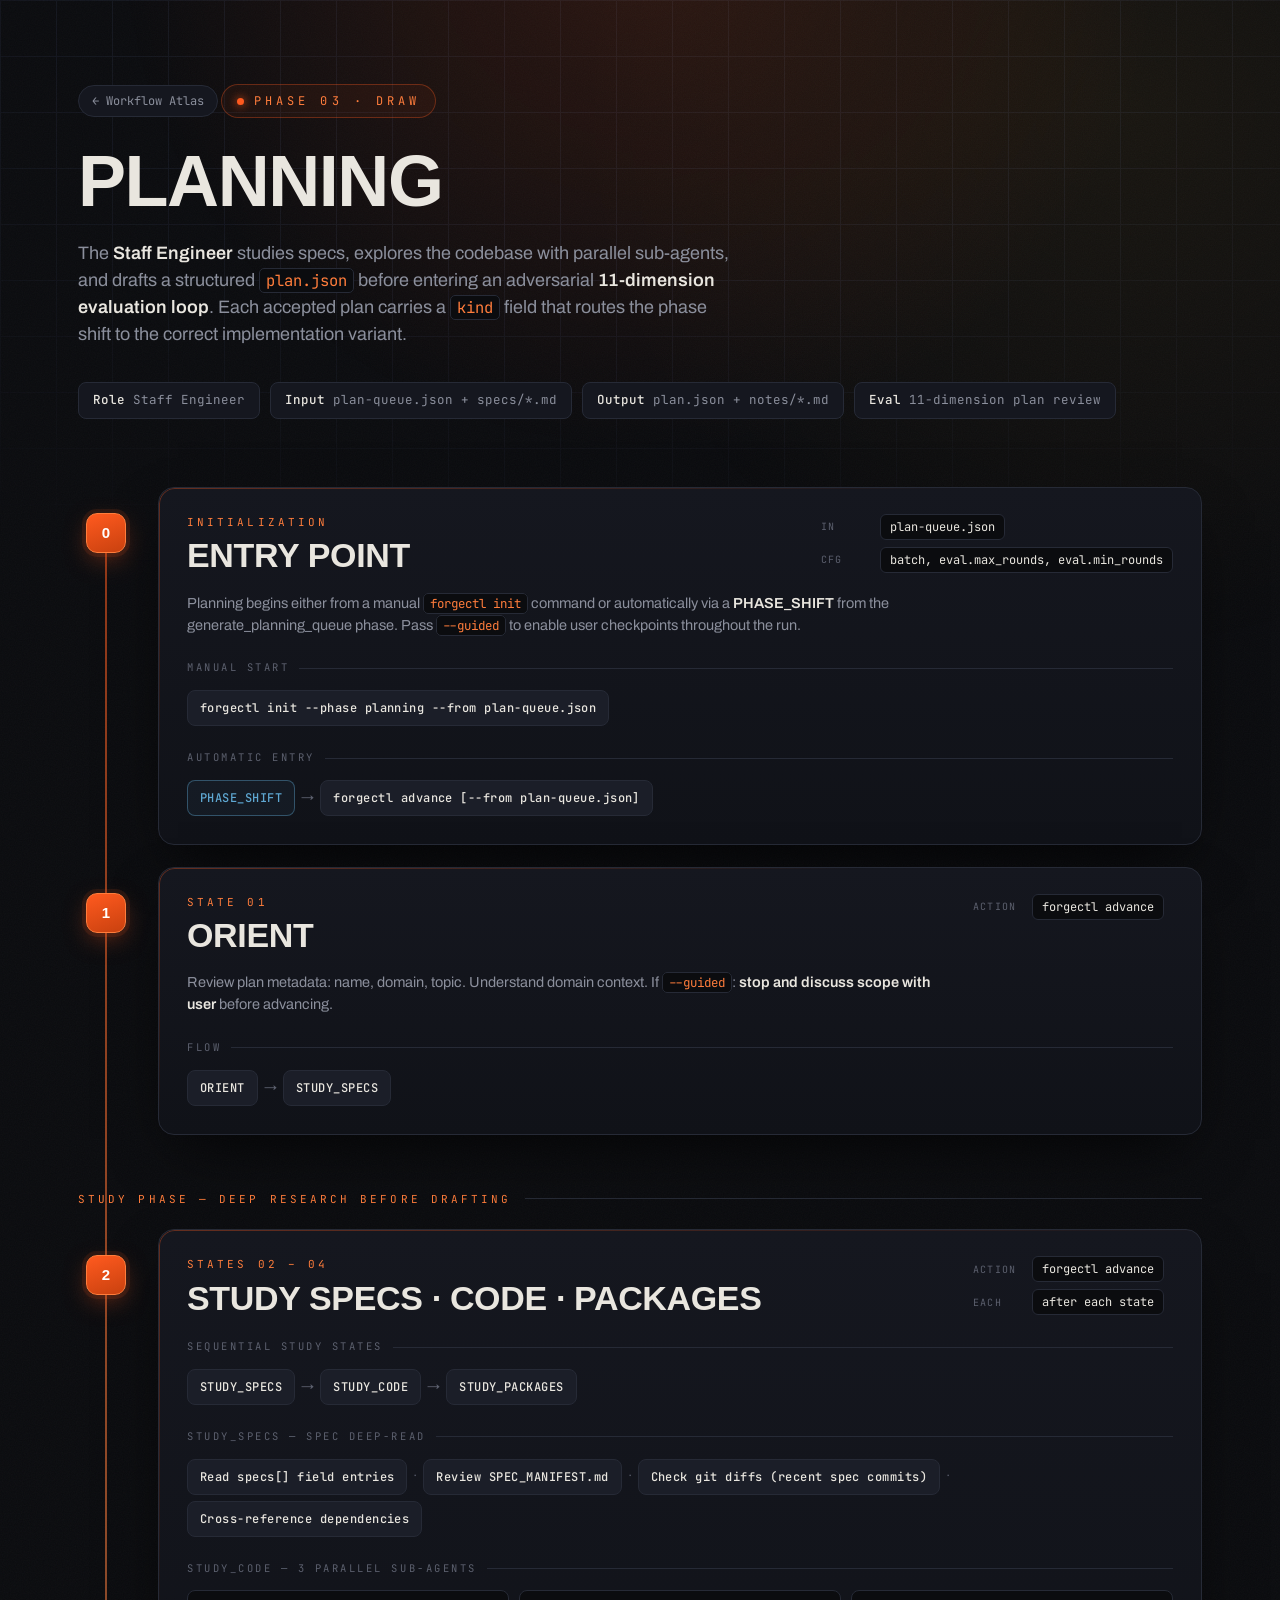
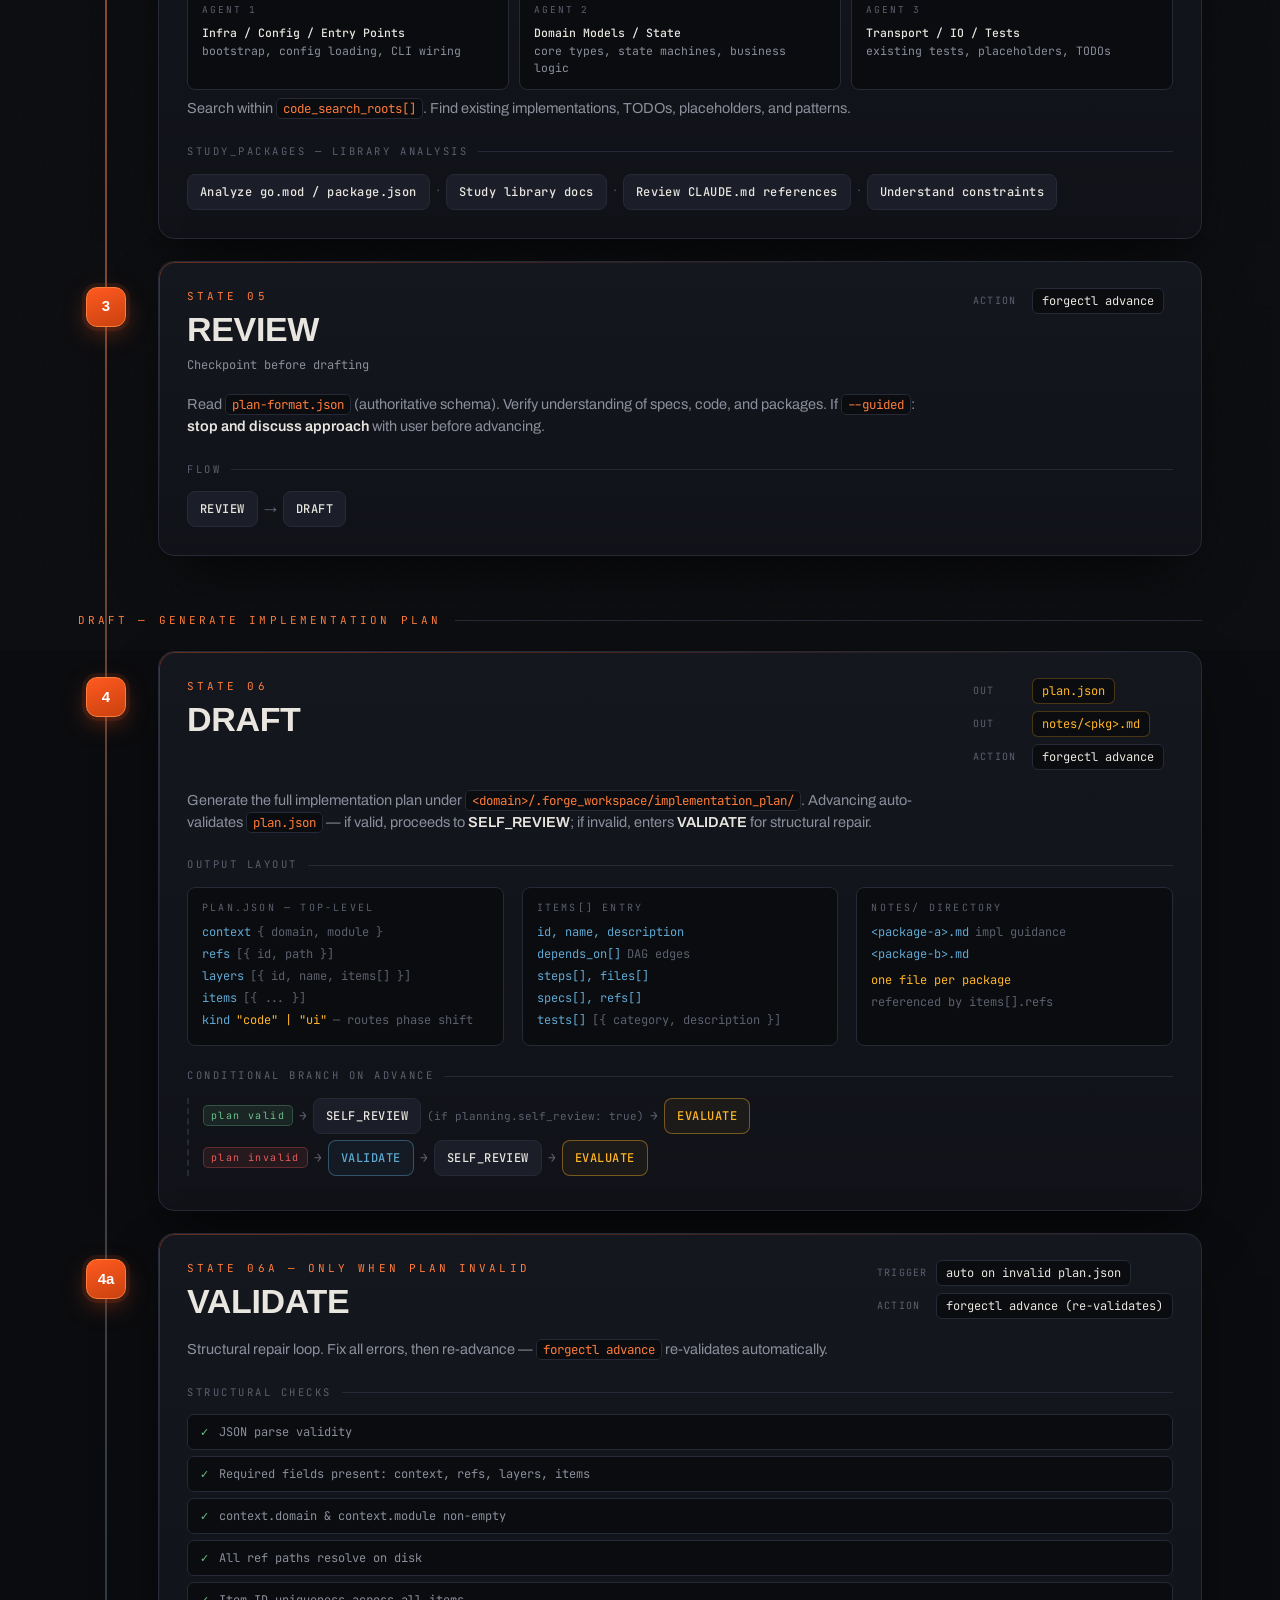
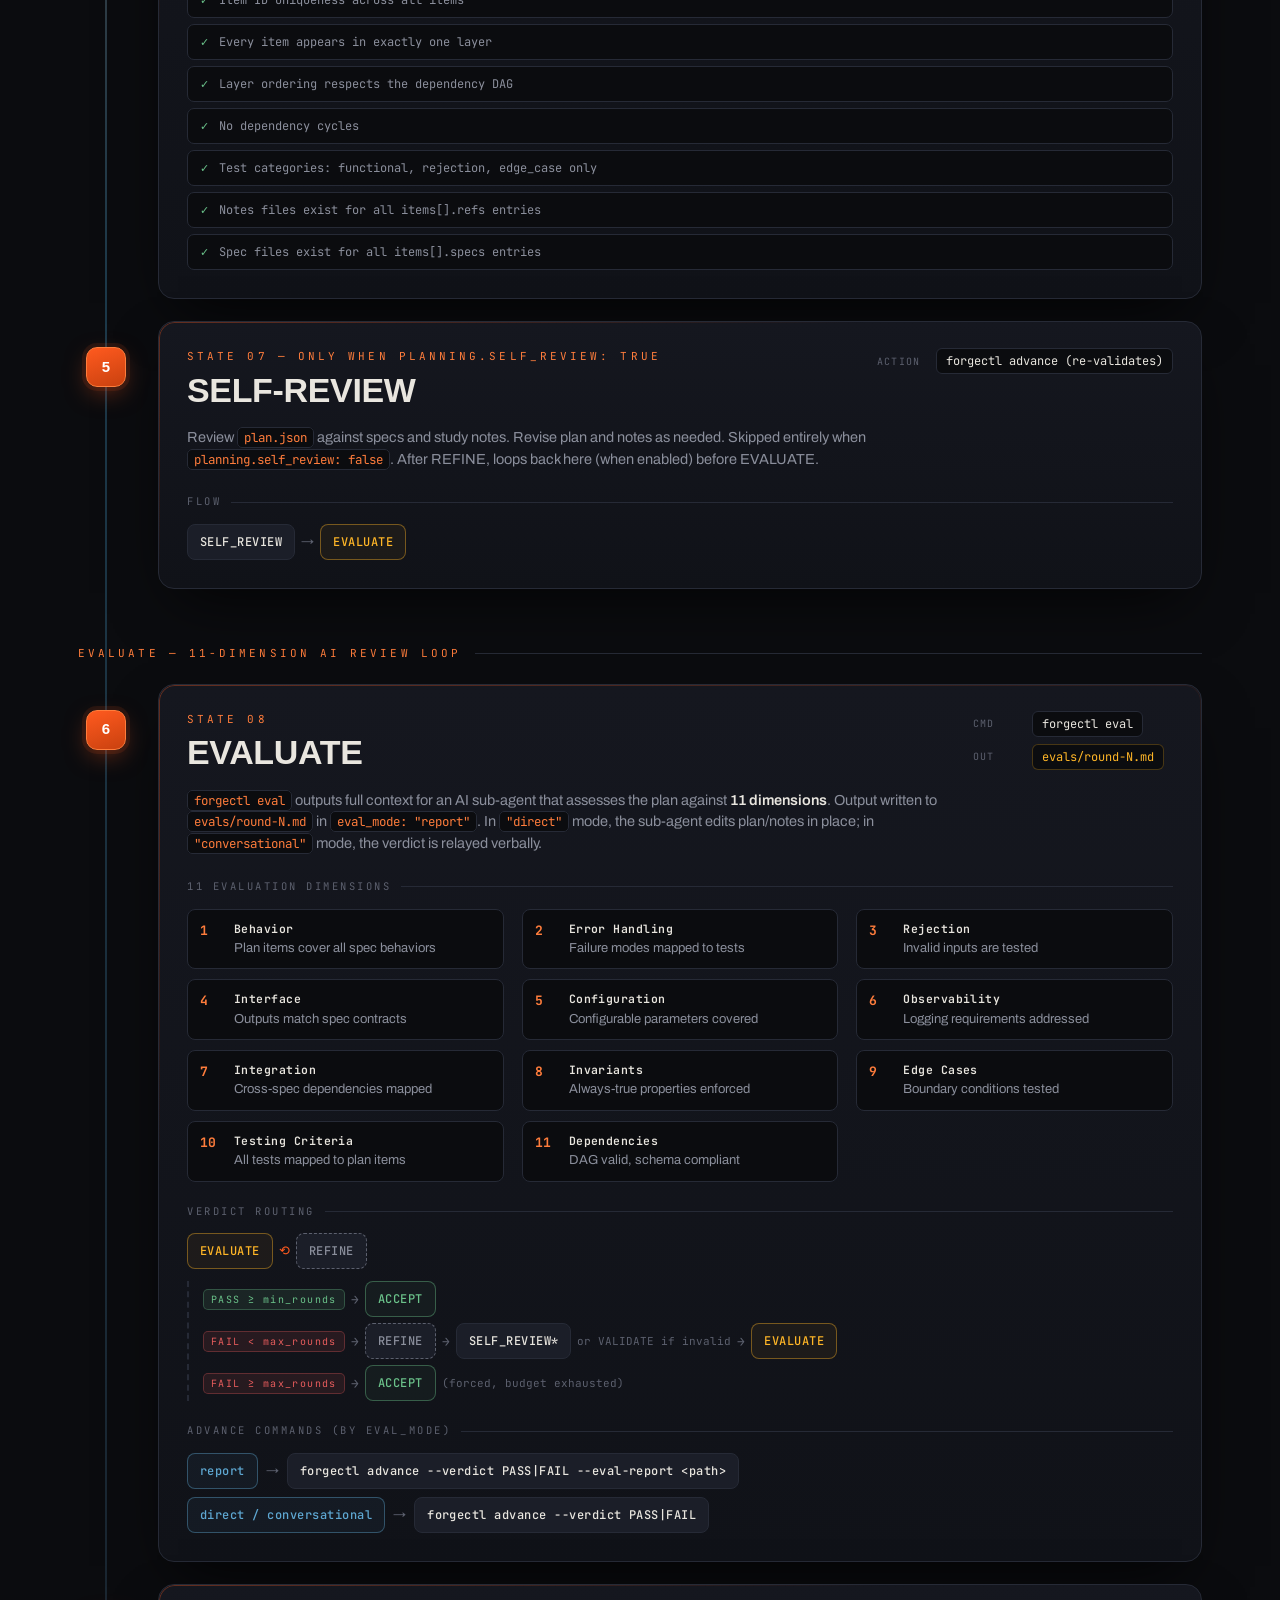
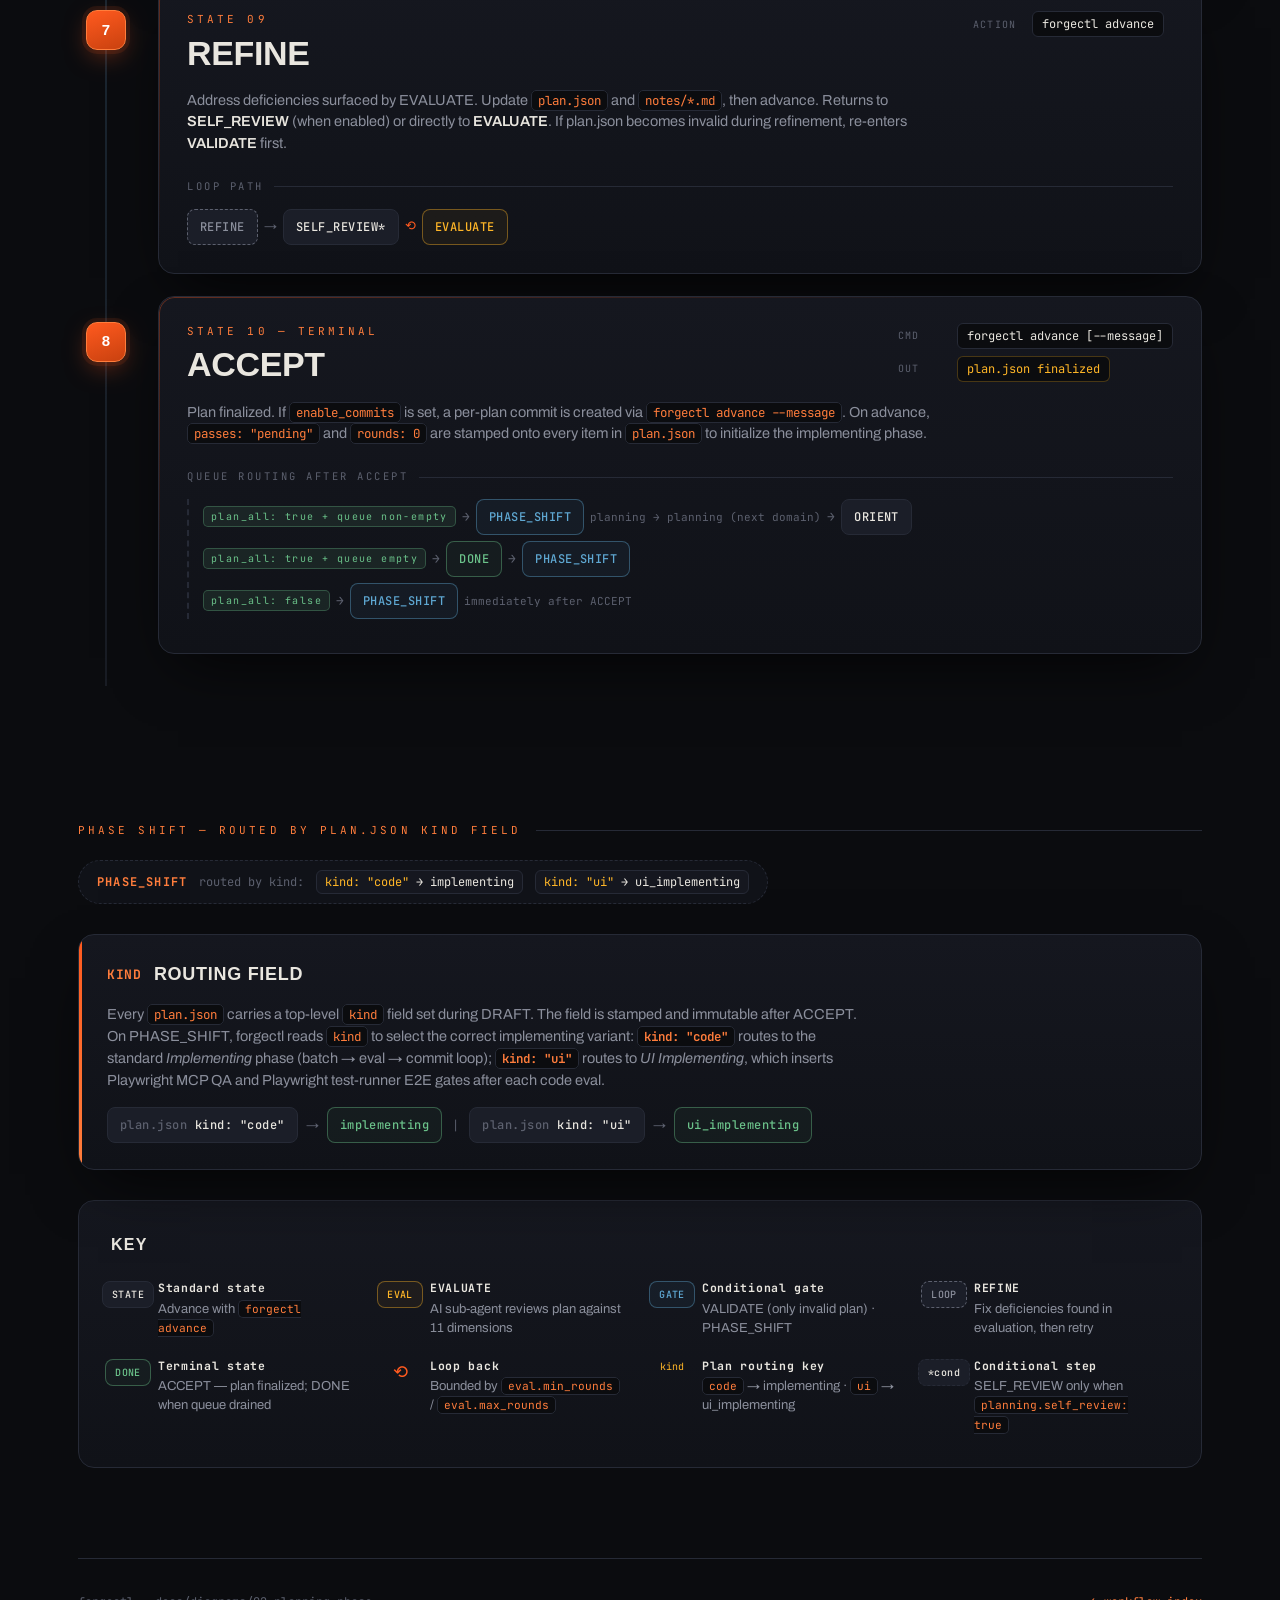
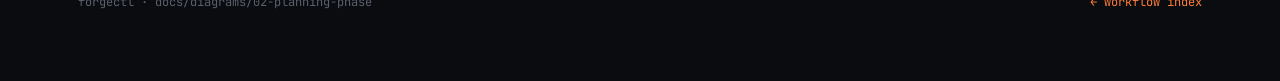
<file: docs/diagrams/html/planning.html>
<!DOCTYPE html>
<html lang="en">
<head>
<meta charset="UTF-8" />
<meta name="viewport" content="width=device-width, initial-scale=1.0" />
<title>forgectl — Planning Phase</title>
<link rel="preconnect" href="https://fonts.googleapis.com" />
<link rel="preconnect" href="https://fonts.gstatic.com" crossorigin />
<link href="https://fonts.googleapis.com/css2?family=Archivo:wght@400;500;600;700&family=Archivo+Expanded:wght@600;700;800;900&family=JetBrains+Mono:wght@400;500;700&display=swap" rel="stylesheet" />
<link rel="stylesheet" href="forge.css" />
<style>
  .dim-grid {
    display: grid;
    grid-template-columns: repeat(auto-fill, minmax(280px, 1fr));
    gap: 10px 18px;
    margin-top: 4px;
  }
  .dim-item {
    display: flex;
    gap: 12px;
    align-items: flex-start;
    padding: 10px 12px;
    border-radius: 8px;
    background: var(--iron);
    border: 1px solid var(--line);
  }
  .dim-item .dn {
    font-family: 'JetBrains Mono', monospace;
    font-size: 13px;
    font-weight: 700;
    color: var(--ember-hot);
    flex: none;
    width: 22px;
    padding-top: 1px;
  }
  .dim-item .dtxt { font-size: 13px; color: var(--muted); }
  .dim-item .dtxt b { display: block; color: var(--text); font-family: 'JetBrains Mono', monospace; font-size: 11.5px; letter-spacing: .04em; margin-bottom: 2px; font-weight: 600; }

  .schema-grid {
    display: grid;
    grid-template-columns: repeat(auto-fill, minmax(260px, 1fr));
    gap: 10px 18px;
    margin-top: 4px;
  }
  .schema-block {
    padding: 12px 14px;
    border-radius: 8px;
    background: var(--iron);
    border: 1px solid var(--line);
    font-family: 'JetBrains Mono', monospace;
    font-size: 12px;
  }
  .schema-block .sb-title {
    font-size: 10px;
    letter-spacing: .22em;
    text-transform: uppercase;
    color: var(--muted-2);
    margin-bottom: 8px;
  }
  .schema-block .sb-field { color: var(--steel); }
  .schema-block .sb-type  { color: var(--muted-2); }
  .schema-block .sb-note  { color: var(--spark); }
  .schema-block .sb-row { display: flex; gap: 6px; align-items: baseline; margin-bottom: 4px; flex-wrap: wrap; }

  .validate-list {
    list-style: none;
    margin-top: 4px;
    display: flex;
    flex-direction: column;
    gap: 6px;
  }
  .validate-list li {
    display: flex;
    gap: 10px;
    align-items: flex-start;
    font-family: 'JetBrains Mono', monospace;
    font-size: 12px;
    color: var(--muted);
    padding: 8px 12px;
    border-radius: 7px;
    background: var(--iron);
    border: 1px solid var(--line);
  }
  .validate-list li::before {
    content: '✓';
    color: var(--ok);
    flex: none;
    font-size: 11px;
    padding-top: 1px;
  }

  .agents-row {
    display: grid;
    grid-template-columns: repeat(3, 1fr);
    gap: 10px;
    margin: 10px 0 6px;
  }
  @media (max-width: 620px) { .agents-row { grid-template-columns: 1fr; } }
  .agent-box {
    padding: 12px 14px;
    border-radius: 8px;
    background: var(--iron);
    border: 1px solid var(--line);
    font-family: 'JetBrains Mono', monospace;
    font-size: 11.5px;
  }
  .agent-box .ab-label {
    font-size: 9.5px;
    letter-spacing: .2em;
    text-transform: uppercase;
    color: var(--muted-2);
    margin-bottom: 6px;
  }
  .agent-box .ab-focus { color: var(--text); font-weight: 500; line-height: 1.55; }
  .agent-box .ab-focus span { display: block; color: var(--muted); font-weight: 400; }
</style>
</head>
<body>
<div class="grain"></div>

<div class="wrap">
  <header>
    <a class="crumb" href="index.html">← Workflow Atlas</a>
    <span class="kicker"><span class="dot"></span> Phase 03 · Draw</span>
    <h1 class="page-title">Planning</h1>
    <p class="lede">
      The <strong>Staff Engineer</strong> studies specs, explores the codebase with parallel sub-agents,
      and drafts a structured <code>plan.json</code> before entering an adversarial
      <strong>11-dimension evaluation loop</strong>. Each accepted plan carries a
      <code>kind</code> field that routes the phase shift to the correct implementation variant.
    </p>
    <div class="meta-row">
      <span class="chip"><b>Role</b> Staff Engineer</span>
      <span class="chip"><b>Input</b> plan-queue.json + specs/*.md</span>
      <span class="chip"><b>Output</b> plan.json + notes/*.md</span>
      <span class="chip"><b>Eval</b> 11-dimension plan review</span>
    </div>
  </header>

  <main class="pipeline">

    <!-- INITIALIZATION -->
    <section class="station" data-station>
      <div class="node-marker">0</div>
      <article class="card">
        <div class="card-head">
          <div class="reveal">
            <div class="phase-label">Initialization</div>
            <div class="phase-title">Entry Point</div>
          </div>
          <div class="io reveal">
            <div class="ln"><span class="tag">in</span><span class="val">plan-queue.json</span></div>
            <div class="ln"><span class="tag">cfg</span><span class="val">batch, eval.max_rounds, eval.min_rounds</span></div>
          </div>
        </div>
        <p class="desc reveal">
          Planning begins either from a manual <code>forgectl init</code> command or automatically
          via a <strong>PHASE_SHIFT</strong> from the generate_planning_queue phase.
          Pass <code>--guided</code> to enable user checkpoints throughout the run.
        </p>
        <div class="track-label reveal">Manual start</div>
        <div class="track reveal">
          <span class="state">forgectl init --phase planning --from plan-queue.json</span>
        </div>
        <div class="track-label reveal">Automatic entry</div>
        <div class="track reveal">
          <span class="state gate">PHASE_SHIFT</span>
          <span class="arrow">→</span>
          <span class="state">forgectl advance [--from plan-queue.json]</span>
        </div>
      </article>
    </section>

    <!-- ORIENT -->
    <section class="station" data-station>
      <div class="node-marker">1</div>
      <article class="card">
        <div class="card-head">
          <div class="reveal">
            <div class="phase-label">State 01</div>
            <div class="phase-title">Orient</div>
          </div>
          <div class="io reveal">
            <div class="ln"><span class="tag">action</span><span class="val">forgectl advance</span></div>
          </div>
        </div>
        <p class="desc reveal">
          Review plan metadata: name, domain, topic. Understand domain context.
          If <code>--guided</code>: <strong>stop and discuss scope with user</strong> before advancing.
        </p>
        <div class="track-label reveal">Flow</div>
        <div class="track reveal">
          <span class="state">ORIENT</span>
          <span class="arrow">→</span>
          <span class="state">STUDY_SPECS</span>
        </div>
      </article>
    </section>

    <!-- STUDY PHASE -->
    <div class="section-head" data-reveal>Study Phase — Deep Research Before Drafting</div>

    <section class="station" data-station>
      <div class="node-marker">2</div>
      <article class="card">
        <div class="card-head">
          <div class="reveal">
            <div class="phase-label">States 02 – 04</div>
            <div class="phase-title">Study Specs · Code · Packages</div>
          </div>
          <div class="io reveal">
            <div class="ln"><span class="tag">action</span><span class="val">forgectl advance</span></div>
            <div class="ln"><span class="tag">each</span><span class="val">after each state</span></div>
          </div>
        </div>

        <div class="track-label reveal">Sequential study states</div>
        <div class="track reveal">
          <span class="state">STUDY_SPECS</span>
          <span class="arrow">→</span>
          <span class="state">STUDY_CODE</span>
          <span class="arrow">→</span>
          <span class="state">STUDY_PACKAGES</span>
        </div>

        <div class="track-label reveal">STUDY_SPECS — spec deep-read</div>
        <div class="track reveal" style="flex-direction:column;align-items:flex-start;gap:4px">
          <div class="track" style="gap:6px;flex-wrap:wrap">
            <span class="state">Read specs[] field entries</span>
            <span class="arrow">·</span>
            <span class="state">Review SPEC_MANIFEST.md</span>
            <span class="arrow">·</span>
            <span class="state">Check git diffs (recent spec commits)</span>
            <span class="arrow">·</span>
            <span class="state">Cross-reference dependencies</span>
          </div>
        </div>

        <div class="track-label reveal">STUDY_CODE — 3 parallel sub-agents</div>
        <div class="agents-row reveal">
          <div class="agent-box">
            <div class="ab-label">Agent 1</div>
            <div class="ab-focus">Infra / Config / Entry Points
              <span>bootstrap, config loading, CLI wiring</span>
            </div>
          </div>
          <div class="agent-box">
            <div class="ab-label">Agent 2</div>
            <div class="ab-focus">Domain Models / State
              <span>core types, state machines, business logic</span>
            </div>
          </div>
          <div class="agent-box">
            <div class="ab-label">Agent 3</div>
            <div class="ab-focus">Transport / IO / Tests
              <span>existing tests, placeholders, TODOs</span>
            </div>
          </div>
        </div>
        <p class="desc reveal" style="margin-top:8px">Search within <code>code_search_roots[]</code>. Find existing implementations, TODOs, placeholders, and patterns.</p>

        <div class="track-label reveal">STUDY_PACKAGES — library analysis</div>
        <div class="track reveal" style="flex-wrap:wrap">
          <span class="state">Analyze go.mod / package.json</span>
          <span class="arrow">·</span>
          <span class="state">Study library docs</span>
          <span class="arrow">·</span>
          <span class="state">Review CLAUDE.md references</span>
          <span class="arrow">·</span>
          <span class="state">Understand constraints</span>
        </div>
      </article>
    </section>

    <!-- REVIEW -->
    <section class="station" data-station>
      <div class="node-marker">3</div>
      <article class="card">
        <div class="card-head">
          <div class="reveal">
            <div class="phase-label">State 05</div>
            <div class="phase-title">Review</div>
            <div class="role">Checkpoint before drafting</div>
          </div>
          <div class="io reveal">
            <div class="ln"><span class="tag">action</span><span class="val">forgectl advance</span></div>
          </div>
        </div>
        <p class="desc reveal">
          Read <code>plan-format.json</code> (authoritative schema). Verify understanding of specs,
          code, and packages. If <code>--guided</code>: <strong>stop and discuss approach</strong> with user before advancing.
        </p>
        <div class="track-label reveal">Flow</div>
        <div class="track reveal">
          <span class="state">REVIEW</span>
          <span class="arrow">→</span>
          <span class="state">DRAFT</span>
        </div>
      </article>
    </section>

    <!-- DRAFT -->
    <div class="section-head" data-reveal>Draft — Generate Implementation Plan</div>

    <section class="station" data-station>
      <div class="node-marker">4</div>
      <article class="card">
        <div class="card-head">
          <div class="reveal">
            <div class="phase-label">State 06</div>
            <div class="phase-title">Draft</div>
          </div>
          <div class="io reveal">
            <div class="ln"><span class="tag">out</span><span class="val out">plan.json</span></div>
            <div class="ln"><span class="tag">out</span><span class="val out">notes/&lt;pkg&gt;.md</span></div>
            <div class="ln"><span class="tag">action</span><span class="val">forgectl advance</span></div>
          </div>
        </div>
        <p class="desc reveal">
          Generate the full implementation plan under
          <code>&lt;domain&gt;/.forge_workspace/implementation_plan/</code>.
          Advancing auto-validates <code>plan.json</code> — if valid, proceeds to <strong>SELF_REVIEW</strong>;
          if invalid, enters <strong>VALIDATE</strong> for structural repair.
        </p>

        <div class="track-label reveal">Output layout</div>
        <div class="schema-grid reveal">
          <div class="schema-block">
            <div class="sb-title">plan.json — top-level</div>
            <div class="sb-row"><span class="sb-field">context</span><span class="sb-type">{ domain, module }</span></div>
            <div class="sb-row"><span class="sb-field">refs</span><span class="sb-type">[{ id, path }]</span></div>
            <div class="sb-row"><span class="sb-field">layers</span><span class="sb-type">[{ id, name, items[] }]</span></div>
            <div class="sb-row"><span class="sb-field">items</span><span class="sb-type">[{ ... }]</span></div>
            <div class="sb-row"><span class="sb-field">kind</span><span class="sb-note">"code" | "ui"</span><span class="sb-type"> — routes phase shift</span></div>
          </div>
          <div class="schema-block">
            <div class="sb-title">items[] entry</div>
            <div class="sb-row"><span class="sb-field">id, name, description</span></div>
            <div class="sb-row"><span class="sb-field">depends_on[]</span><span class="sb-type"> DAG edges</span></div>
            <div class="sb-row"><span class="sb-field">steps[], files[]</span></div>
            <div class="sb-row"><span class="sb-field">specs[], refs[]</span></div>
            <div class="sb-row"><span class="sb-field">tests[]</span><span class="sb-type"> [{ category, description }]</span></div>
          </div>
          <div class="schema-block">
            <div class="sb-title">notes/ directory</div>
            <div class="sb-row"><span class="sb-field">&lt;package-a&gt;.md</span><span class="sb-type"> impl guidance</span></div>
            <div class="sb-row"><span class="sb-field">&lt;package-b&gt;.md</span></div>
            <div class="sb-row" style="margin-top:8px"><span class="sb-note">one file per package</span></div>
            <div class="sb-row"><span class="sb-type">referenced by items[].refs</span></div>
          </div>
        </div>

        <div class="track-label reveal" style="margin-top:22px">Conditional branch on advance</div>
        <div class="branch reveal">
          <div class="bln">
            <span class="verdict pass">plan valid</span>
            <span class="arrow">→</span>
            <span class="state">SELF_REVIEW</span>
            <span style="color:var(--muted-2);font-size:11px;font-family:'JetBrains Mono',monospace">(if planning.self_review: true)</span>
            <span class="arrow">→</span>
            <span class="state eval">EVALUATE</span>
          </div>
          <div class="bln">
            <span class="verdict fail">plan invalid</span>
            <span class="arrow">→</span>
            <span class="state gate">VALIDATE</span>
            <span class="arrow">→</span>
            <span class="state">SELF_REVIEW</span>
            <span class="arrow">→</span>
            <span class="state eval">EVALUATE</span>
          </div>
        </div>
      </article>
    </section>

    <!-- VALIDATE -->
    <section class="station" data-station>
      <div class="node-marker">4a</div>
      <article class="card">
        <div class="card-head">
          <div class="reveal">
            <div class="phase-label">State 06a — Only when plan invalid</div>
            <div class="phase-title">Validate</div>
          </div>
          <div class="io reveal">
            <div class="ln"><span class="tag">trigger</span><span class="val">auto on invalid plan.json</span></div>
            <div class="ln"><span class="tag">action</span><span class="val">forgectl advance (re-validates)</span></div>
          </div>
        </div>
        <p class="desc reveal">
          Structural repair loop. Fix all errors, then re-advance —
          <code>forgectl advance</code> re-validates automatically.
        </p>
        <div class="track-label reveal">Structural checks</div>
        <ul class="validate-list reveal">
          <li>JSON parse validity</li>
          <li>Required fields present: context, refs, layers, items</li>
          <li>context.domain &amp; context.module non-empty</li>
          <li>All ref paths resolve on disk</li>
          <li>Item ID uniqueness across all items</li>
          <li>Every item appears in exactly one layer</li>
          <li>Layer ordering respects the dependency DAG</li>
          <li>No dependency cycles</li>
          <li>Test categories: functional, rejection, edge_case only</li>
          <li>Notes files exist for all items[].refs entries</li>
          <li>Spec files exist for all items[].specs entries</li>
        </ul>
      </article>
    </section>

    <!-- SELF_REVIEW -->
    <section class="station" data-station>
      <div class="node-marker">5</div>
      <article class="card">
        <div class="card-head">
          <div class="reveal">
            <div class="phase-label">State 07 — Only when planning.self_review: true</div>
            <div class="phase-title">Self-Review</div>
          </div>
          <div class="io reveal">
            <div class="ln"><span class="tag">action</span><span class="val">forgectl advance (re-validates)</span></div>
          </div>
        </div>
        <p class="desc reveal">
          Review <code>plan.json</code> against specs and study notes. Revise plan and notes as needed.
          Skipped entirely when <code>planning.self_review: false</code>.
          After REFINE, loops back here (when enabled) before EVALUATE.
        </p>
        <div class="track-label reveal">Flow</div>
        <div class="track reveal">
          <span class="state">SELF_REVIEW</span>
          <span class="arrow">→</span>
          <span class="state eval">EVALUATE</span>
        </div>
      </article>
    </section>

    <!-- EVALUATE / REFINE LOOP -->
    <div class="section-head" data-reveal>Evaluate — 11-Dimension AI Review Loop</div>

    <section class="station" data-station>
      <div class="node-marker">6</div>
      <article class="card">
        <div class="card-head">
          <div class="reveal">
            <div class="phase-label">State 08</div>
            <div class="phase-title">Evaluate</div>
          </div>
          <div class="io reveal">
            <div class="ln"><span class="tag">cmd</span><span class="val">forgectl eval</span></div>
            <div class="ln"><span class="tag">out</span><span class="val out">evals/round-N.md</span></div>
          </div>
        </div>
        <p class="desc reveal">
          <code>forgectl eval</code> outputs full context for an AI sub-agent that assesses the plan
          against <strong>11 dimensions</strong>. Output written to <code>evals/round-N.md</code>
          in <code>eval_mode: "report"</code>. In <code>"direct"</code> mode, the sub-agent edits
          plan/notes in place; in <code>"conversational"</code> mode, the verdict is relayed verbally.
        </p>

        <div class="track-label reveal">11 evaluation dimensions</div>
        <div class="dim-grid reveal">
          <div class="dim-item">
            <span class="dn">1</span>
            <div class="dtxt"><b>Behavior</b>Plan items cover all spec behaviors</div>
          </div>
          <div class="dim-item">
            <span class="dn">2</span>
            <div class="dtxt"><b>Error Handling</b>Failure modes mapped to tests</div>
          </div>
          <div class="dim-item">
            <span class="dn">3</span>
            <div class="dtxt"><b>Rejection</b>Invalid inputs are tested</div>
          </div>
          <div class="dim-item">
            <span class="dn">4</span>
            <div class="dtxt"><b>Interface</b>Outputs match spec contracts</div>
          </div>
          <div class="dim-item">
            <span class="dn">5</span>
            <div class="dtxt"><b>Configuration</b>Configurable parameters covered</div>
          </div>
          <div class="dim-item">
            <span class="dn">6</span>
            <div class="dtxt"><b>Observability</b>Logging requirements addressed</div>
          </div>
          <div class="dim-item">
            <span class="dn">7</span>
            <div class="dtxt"><b>Integration</b>Cross-spec dependencies mapped</div>
          </div>
          <div class="dim-item">
            <span class="dn">8</span>
            <div class="dtxt"><b>Invariants</b>Always-true properties enforced</div>
          </div>
          <div class="dim-item">
            <span class="dn">9</span>
            <div class="dtxt"><b>Edge Cases</b>Boundary conditions tested</div>
          </div>
          <div class="dim-item">
            <span class="dn">10</span>
            <div class="dtxt"><b>Testing Criteria</b>All tests mapped to plan items</div>
          </div>
          <div class="dim-item">
            <span class="dn">11</span>
            <div class="dtxt"><b>Dependencies</b>DAG valid, schema compliant</div>
          </div>
        </div>

        <div class="track-label reveal" style="margin-top:22px">Verdict routing</div>
        <div class="track reveal">
          <span class="state eval">EVALUATE</span>
          <span class="arrow loopback">⟲</span>
          <span class="state loop">REFINE</span>
        </div>
        <div class="branch reveal" style="margin-top:12px">
          <div class="bln">
            <span class="verdict pass">PASS ≥ min_rounds</span>
            <span class="arrow">→</span>
            <span class="state terminal">ACCEPT</span>
          </div>
          <div class="bln">
            <span class="verdict fail">FAIL &lt; max_rounds</span>
            <span class="arrow">→</span>
            <span class="state loop">REFINE</span>
            <span class="arrow">→</span>
            <span class="state">SELF_REVIEW*</span>
            <span style="color:var(--muted-2);font-size:11px;font-family:'JetBrains Mono',monospace">or VALIDATE if invalid</span>
            <span class="arrow">→</span>
            <span class="state eval">EVALUATE</span>
          </div>
          <div class="bln">
            <span class="verdict fail">FAIL ≥ max_rounds</span>
            <span class="arrow">→</span>
            <span class="state terminal">ACCEPT</span>
            <span style="color:var(--muted-2);font-size:11px;font-family:'JetBrains Mono',monospace">(forced, budget exhausted)</span>
          </div>
        </div>

        <div class="track-label reveal" style="margin-top:22px">Advance commands (by eval_mode)</div>
        <div class="track reveal" style="flex-direction:column;align-items:flex-start;gap:8px">
          <div class="track" style="gap:8px;flex-wrap:wrap">
            <span class="state gate">report</span>
            <span class="arrow">→</span>
            <span class="state">forgectl advance --verdict PASS|FAIL --eval-report &lt;path&gt;</span>
          </div>
          <div class="track" style="gap:8px;flex-wrap:wrap">
            <span class="state gate">direct / conversational</span>
            <span class="arrow">→</span>
            <span class="state">forgectl advance --verdict PASS|FAIL</span>
          </div>
        </div>
      </article>
    </section>

    <!-- REFINE -->
    <section class="station" data-station>
      <div class="node-marker">7</div>
      <article class="card">
        <div class="card-head">
          <div class="reveal">
            <div class="phase-label">State 09</div>
            <div class="phase-title">Refine</div>
          </div>
          <div class="io reveal">
            <div class="ln"><span class="tag">action</span><span class="val">forgectl advance</span></div>
          </div>
        </div>
        <p class="desc reveal">
          Address deficiencies surfaced by EVALUATE. Update <code>plan.json</code> and
          <code>notes/*.md</code>, then advance. Returns to <strong>SELF_REVIEW</strong>
          (when enabled) or directly to <strong>EVALUATE</strong>. If plan.json becomes
          invalid during refinement, re-enters <strong>VALIDATE</strong> first.
        </p>
        <div class="track-label reveal">Loop path</div>
        <div class="track reveal">
          <span class="state loop">REFINE</span>
          <span class="arrow">→</span>
          <span class="state">SELF_REVIEW*</span>
          <span class="arrow loopback">⟲</span>
          <span class="state eval">EVALUATE</span>
        </div>
      </article>
    </section>

    <!-- ACCEPT -->
    <section class="station" data-station>
      <div class="node-marker">8</div>
      <article class="card">
        <div class="card-head">
          <div class="reveal">
            <div class="phase-label">State 10 — Terminal</div>
            <div class="phase-title">Accept</div>
          </div>
          <div class="io reveal">
            <div class="ln"><span class="tag">cmd</span><span class="val">forgectl advance [--message]</span></div>
            <div class="ln"><span class="tag">out</span><span class="val out">plan.json finalized</span></div>
          </div>
        </div>
        <p class="desc reveal">
          Plan finalized. If <code>enable_commits</code> is set, a per-plan commit is created via
          <code>forgectl advance --message</code>.
          On advance, <code>passes: "pending"</code> and <code>rounds: 0</code> are stamped onto
          every item in <code>plan.json</code> to initialize the implementing phase.
        </p>
        <div class="track-label reveal">Queue routing after ACCEPT</div>
        <div class="branch reveal">
          <div class="bln">
            <span class="verdict pass">plan_all: true + queue non-empty</span>
            <span class="arrow">→</span>
            <span class="state gate">PHASE_SHIFT</span>
            <span style="color:var(--muted-2);font-size:11px;font-family:'JetBrains Mono',monospace">planning → planning (next domain)</span>
            <span class="arrow">→</span>
            <span class="state">ORIENT</span>
          </div>
          <div class="bln">
            <span class="verdict pass">plan_all: true + queue empty</span>
            <span class="arrow">→</span>
            <span class="state terminal">DONE</span>
            <span class="arrow">→</span>
            <span class="state gate">PHASE_SHIFT</span>
          </div>
          <div class="bln">
            <span class="verdict pass">plan_all: false</span>
            <span class="arrow">→</span>
            <span class="state gate">PHASE_SHIFT</span>
            <span style="color:var(--muted-2);font-size:11px;font-family:'JetBrains Mono',monospace">immediately after ACCEPT</span>
          </div>
        </div>
      </article>
    </section>

  </main>

  <!-- KIND ROUTING PHASE SHIFT -->
  <div class="section-head" data-reveal>Phase Shift — Routed by plan.json kind field</div>

  <div class="shift" style="padding-left:0;margin:0 0 30px" data-reveal>
    <div class="shift-inner">
      <span class="ps">PHASE_SHIFT</span>
      <span style="color:var(--muted-2)">routed by kind:</span>
      <span class="route"><span class="k">kind: "code"</span> → implementing</span>
      <span class="route"><span class="k">kind: "ui"</span> → ui_implementing</span>
    </div>
  </div>

  <div class="panel accent" data-reveal style="margin-bottom:30px">
    <div class="panel-title"><span class="n">kind</span> Routing Field</div>
    <p class="desc" style="margin-top:0">
      Every <code>plan.json</code> carries a top-level <code>kind</code> field set during DRAFT.
      The field is stamped and immutable after ACCEPT. On PHASE_SHIFT, forgectl reads
      <code>kind</code> to select the correct implementing variant:
      <strong><code>kind: "code"</code></strong> routes to the standard <em>Implementing</em> phase
      (batch → eval → commit loop);
      <strong><code>kind: "ui"</code></strong> routes to <em>UI Implementing</em>,
      which inserts Playwright MCP QA and Playwright test-runner E2E gates after each code eval.
    </p>
    <div class="track" style="margin-top:16px;flex-wrap:wrap;gap:8px">
      <span class="state"><span class="sub">plan.json</span> kind: "code"</span>
      <span class="arrow">→</span>
      <span class="state terminal">implementing</span>
      <span style="color:var(--muted-2);font-size:13px;padding:0 4px">|</span>
      <span class="state"><span class="sub">plan.json</span> kind: "ui"</span>
      <span class="arrow">→</span>
      <span class="state terminal">ui_implementing</span>
    </div>
  </div>

  <!-- LEGEND -->
  <section class="legend" data-station>
    <h3>Key</h3>
    <div class="legend-grid">
      <div class="leg-item reveal"><div class="sw"><span class="state" style="padding:5px 9px;font-size:10px">STATE</span></div><div class="txt"><b>Standard state</b>Advance with <code>forgectl advance</code></div></div>
      <div class="leg-item reveal"><div class="sw"><span class="state eval" style="padding:5px 9px;font-size:10px">EVAL</span></div><div class="txt"><b>EVALUATE</b>AI sub-agent reviews plan against 11 dimensions</div></div>
      <div class="leg-item reveal"><div class="sw"><span class="state gate" style="padding:5px 9px;font-size:10px">GATE</span></div><div class="txt"><b>Conditional gate</b>VALIDATE (only invalid plan) · PHASE_SHIFT</div></div>
      <div class="leg-item reveal"><div class="sw"><span class="state loop" style="padding:5px 9px;font-size:10px">LOOP</span></div><div class="txt"><b>REFINE</b>Fix deficiencies found in evaluation, then retry</div></div>
      <div class="leg-item reveal"><div class="sw"><span class="state terminal" style="padding:5px 9px;font-size:10px">DONE</span></div><div class="txt"><b>Terminal state</b>ACCEPT — plan finalized; DONE when queue drained</div></div>
      <div class="leg-item reveal"><div class="sw"><span class="arrow loopback" style="font-size:18px">⟲</span></div><div class="txt"><b>Loop back</b>Bounded by <code>eval.min_rounds</code> / <code>eval.max_rounds</code></div></div>
      <div class="leg-item reveal"><div class="sw"><span style="font-family:'JetBrains Mono';font-size:10px;color:var(--spark)">kind</span></div><div class="txt"><b>Plan routing key</b><code>code</code> → implementing · <code>ui</code> → ui_implementing</div></div>
      <div class="leg-item reveal"><div class="sw"><span class="state" style="padding:5px 9px;font-size:10px;border-style:dashed">*cond</span></div><div class="txt"><b>Conditional step</b>SELF_REVIEW only when <code>planning.self_review: true</code></div></div>
    </div>
  </section>

  <footer>
    <span>forgectl · docs/diagrams/02-planning-phase</span>
    <span><a href="index.html">← workflow index</a></span>
  </footer>
</div>

<script>
  const io = new IntersectionObserver((entries)=>{
    entries.forEach(e=>{ if(e.isIntersecting){ e.target.classList.add('lit');
      e.target.querySelectorAll('.reveal').forEach((el,i)=>{el.style.animationDelay=(i*70)+'ms';});
      io.unobserve(e.target);} });
  }, { threshold:0.14, rootMargin:'0px 0px -8% 0px' });
  document.querySelectorAll('[data-station],[data-reveal]').forEach(s=>io.observe(s));
</script>
</body>
</html>
</file>
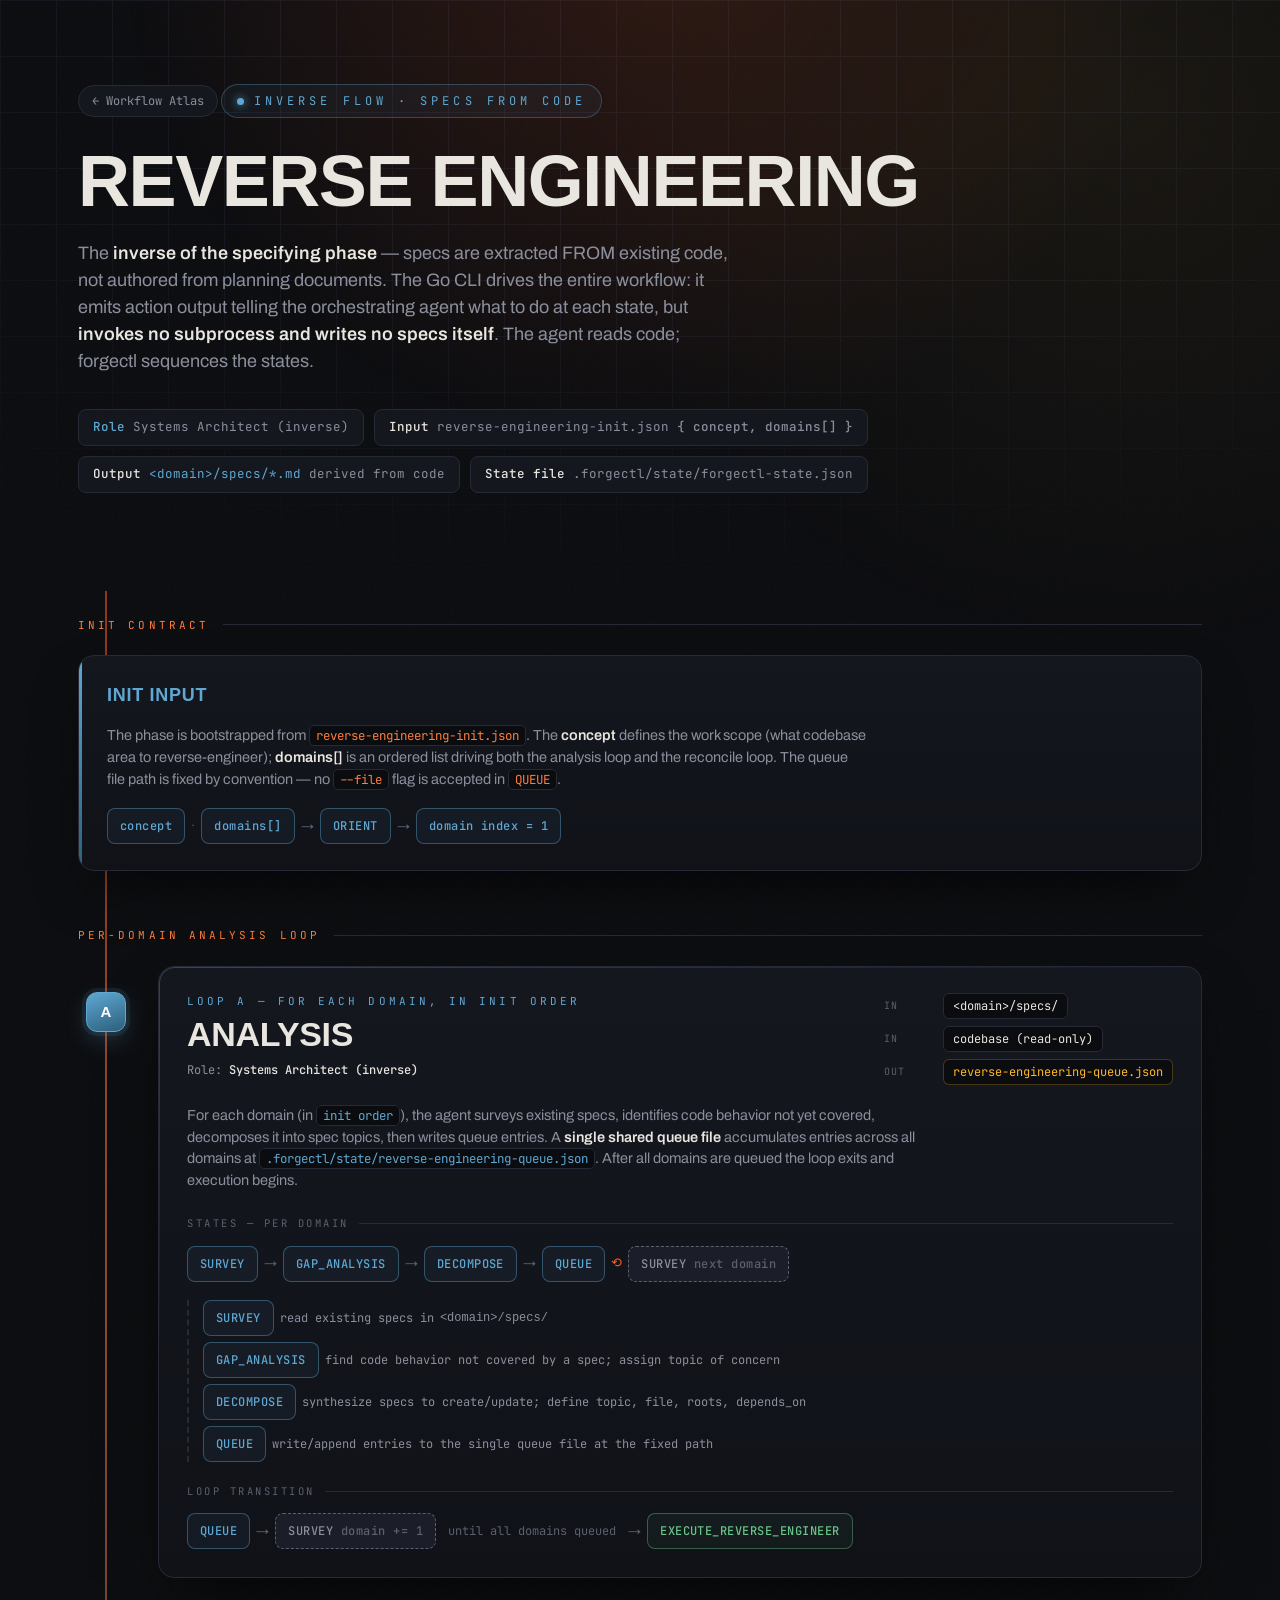
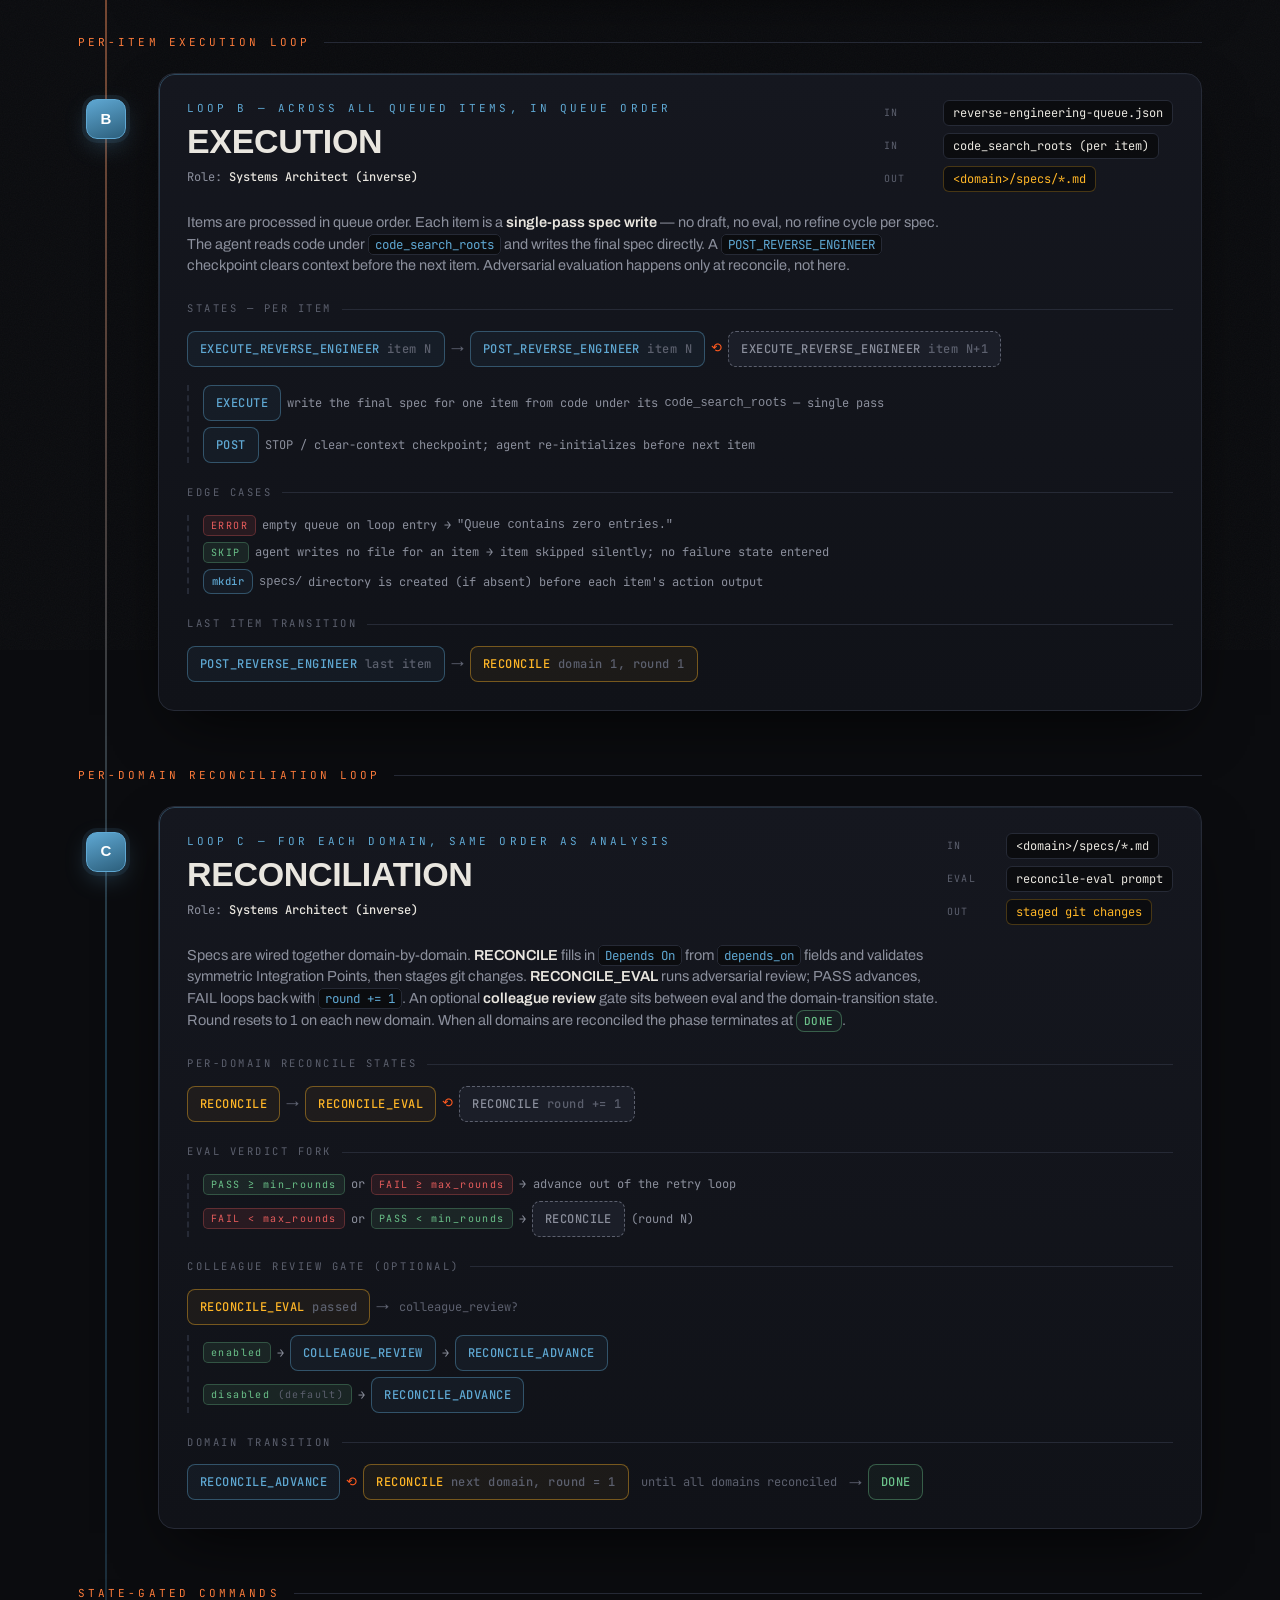
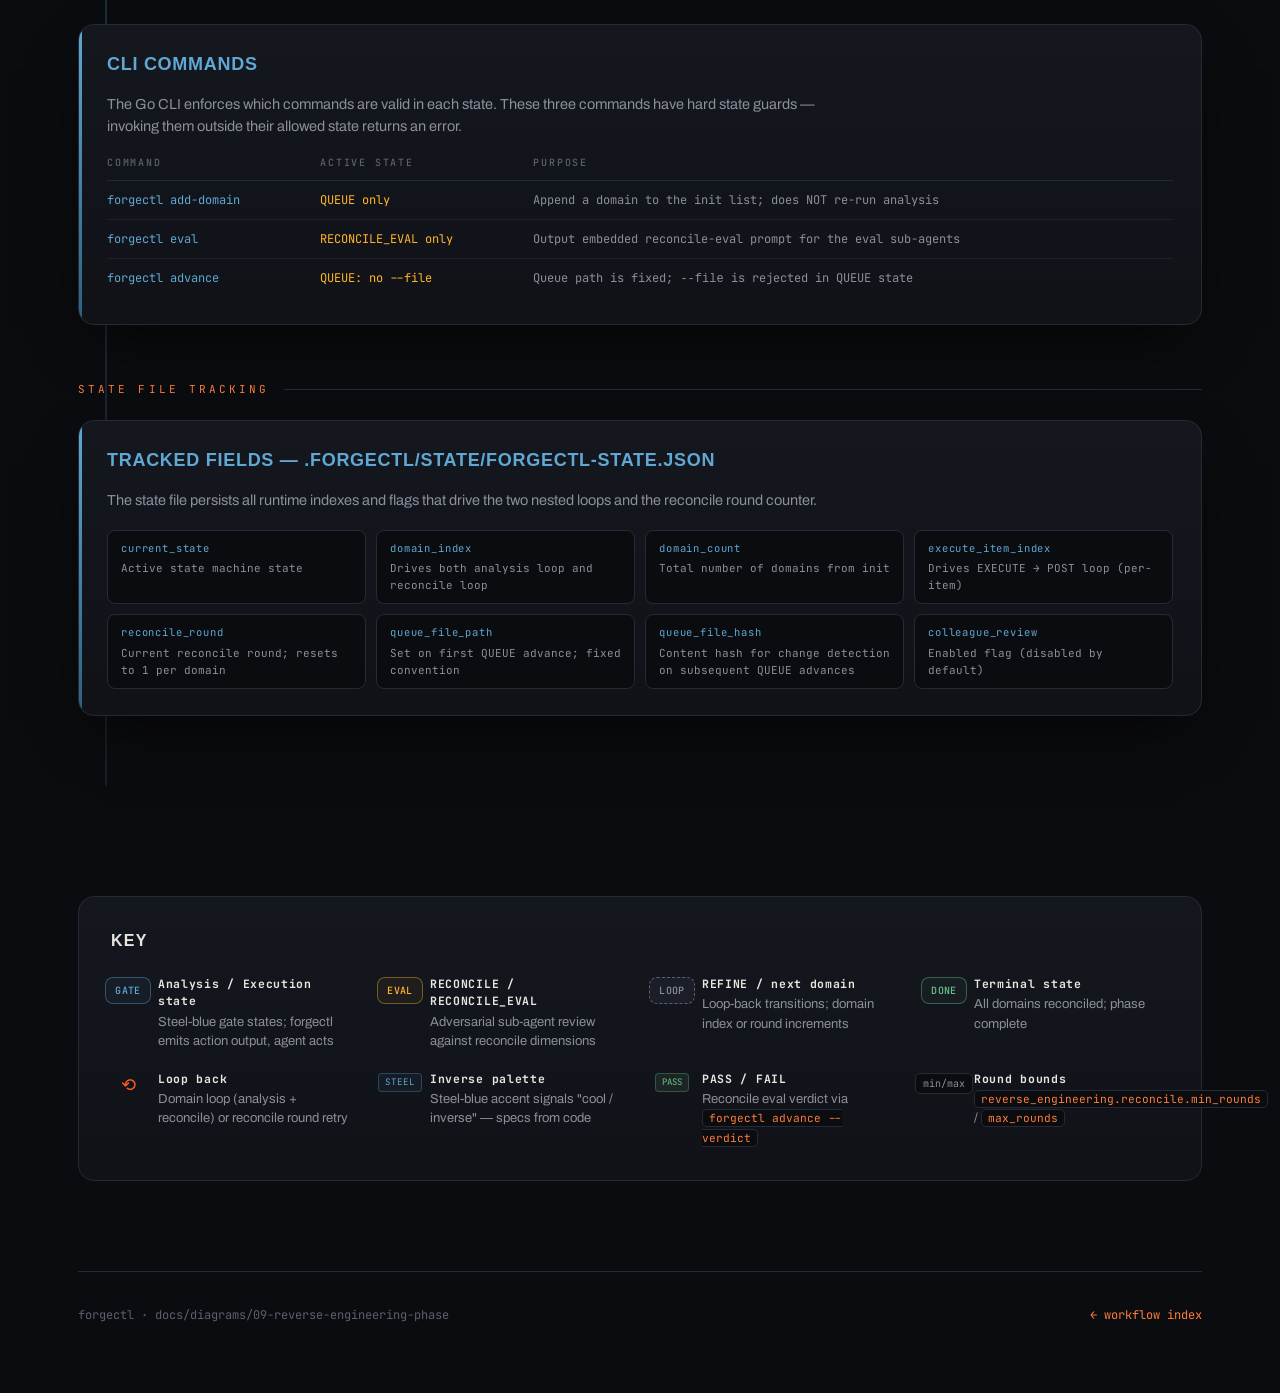
<file: docs/diagrams/html/reverse-engineering.html>
<!DOCTYPE html>
<html lang="en">
<head>
<meta charset="UTF-8" />
<meta name="viewport" content="width=device-width, initial-scale=1.0" />
<title>forgectl — Reverse Engineering Phase</title>
<link rel="preconnect" href="https://fonts.googleapis.com" />
<link rel="preconnect" href="https://fonts.gstatic.com" crossorigin />
<link href="https://fonts.googleapis.com/css2?family=Archivo:wght@400;500;600;700&family=Archivo+Expanded:wght@600;700;800;900&family=JetBrains+Mono:wght@400;500;700&display=swap" rel="stylesheet" />
<link rel="stylesheet" href="forge.css" />
<style>
  .cmd-table {
    width: 100%;
    border-collapse: collapse;
    font-family: 'JetBrains Mono', monospace;
    font-size: 12px;
    margin-top: 8px;
  }
  .cmd-table th {
    text-align: left;
    color: var(--muted-2);
    letter-spacing: .18em;
    text-transform: uppercase;
    font-size: 10px;
    font-weight: 500;
    padding: 0 14px 10px 0;
    border-bottom: 1px solid var(--line);
  }
  .cmd-table td {
    padding: 10px 14px 10px 0;
    border-bottom: 1px solid var(--line-soft);
    color: var(--muted);
    vertical-align: top;
  }
  .cmd-table td:first-child { color: var(--steel); }
  .cmd-table td:nth-child(2) { color: var(--spark); }
  .cmd-table tr:last-child td { border-bottom: none; }

  .tracking-grid {
    display: grid;
    grid-template-columns: repeat(auto-fill, minmax(240px, 1fr));
    gap: 10px;
    margin-top: 12px;
  }
  .track-field {
    display: flex;
    flex-direction: column;
    gap: 4px;
    background: var(--iron);
    border: 1px solid var(--line);
    border-radius: 8px;
    padding: 10px 13px;
    font-family: 'JetBrains Mono', monospace;
    font-size: 11.5px;
  }
  .track-field .tf-name { color: var(--steel); font-size: 10.5px; letter-spacing: .08em; }
  .track-field .tf-desc { color: var(--muted); font-size: 11px; }
</style>
</head>
<body>
<div class="grain"></div>

<div class="wrap">
  <header>
    <a class="crumb" href="index.html">← Workflow Atlas</a>
    <span class="kicker steel"><span class="dot"></span> Inverse Flow · Specs from Code</span>
    <h1 class="page-title">Reverse Engineering</h1>
    <p class="lede">
      The <strong>inverse of the specifying phase</strong> — specs are extracted FROM existing code,
      not authored from planning documents. The Go CLI drives the entire workflow: it emits action
      output telling the orchestrating agent what to do at each state, but <strong>invokes no subprocess
      and writes no specs itself</strong>. The agent reads code; forgectl sequences the states.
    </p>
    <div class="meta-row">
      <span class="chip steel"><b>Role</b> Systems Architect (inverse)</span>
      <span class="chip"><b>Input</b> reverse-engineering-init.json <b style="color:var(--muted)">{ concept, domains[] }</b></span>
      <span class="chip"><b>Output</b> <span style="color:var(--steel)">&lt;domain&gt;/specs/*.md</span> derived from code</span>
      <span class="chip"><b>State file</b> .forgectl/state/forgectl-state.json</span>
    </div>
  </header>

  <main class="pipeline">

    <!-- INIT CONTRACT -->
    <div class="section-head" data-reveal>Init Contract</div>

    <div data-reveal style="margin-bottom: 28px;">
      <div class="panel steel">
        <div class="panel-title" style="color:var(--steel);">Init Input</div>
        <p class="desc" style="margin-top:0; margin-bottom:18px;">
          The phase is bootstrapped from <code>reverse-engineering-init.json</code>. The
          <strong>concept</strong> defines the work scope (what codebase area to reverse-engineer);
          <strong>domains[]</strong> is an ordered list driving both the analysis loop and the
          reconcile loop. The queue file path is fixed by convention — no <code>--file</code>
          flag is accepted in <code>QUEUE</code>.
        </p>
        <div class="track">
          <span class="state gate">concept</span>
          <span class="arrow">·</span>
          <span class="state gate">domains[]</span>
          <span class="arrow">→</span>
          <span class="state gate">ORIENT</span>
          <span class="arrow">→</span>
          <span class="state gate">domain index = 1</span>
        </div>
      </div>
    </div>

    <!-- PHASE 1: PER-DOMAIN ANALYSIS LOOP -->
    <div class="section-head" data-reveal>Per-Domain Analysis Loop</div>

    <section class="station cool" data-station>
      <div class="node-marker">A</div>
      <article class="card steel">
        <div class="card-head">
          <div class="reveal">
            <div class="phase-label">Loop A — For each domain, in init order</div>
            <div class="phase-title">Analysis</div>
            <div class="role">Role: <b>Systems Architect (inverse)</b></div>
          </div>
          <div class="io reveal">
            <div class="ln"><span class="tag">in</span><span class="val">&lt;domain&gt;/specs/</span></div>
            <div class="ln"><span class="tag">in</span><span class="val">codebase (read-only)</span></div>
            <div class="ln"><span class="tag">out</span><span class="val out">reverse-engineering-queue.json</span></div>
          </div>
        </div>
        <p class="desc reveal">
          For each domain (in <code>init order</code>), the agent surveys existing specs, identifies
          code behavior not yet covered, decomposes it into spec topics, then writes queue entries.
          A <strong>single shared queue file</strong> accumulates entries across all domains at
          <code>.forgectl/state/reverse-engineering-queue.json</code>. After all domains are queued
          the loop exits and execution begins.
        </p>

        <div class="track-label reveal">States — per domain</div>
        <div class="track reveal">
          <span class="state gate">SURVEY</span>
          <span class="arrow">→</span>
          <span class="state gate">GAP_ANALYSIS</span>
          <span class="arrow">→</span>
          <span class="state gate">DECOMPOSE</span>
          <span class="arrow">→</span>
          <span class="state gate">QUEUE</span>
          <span class="arrow loopback">⟲</span>
          <span class="state loop">SURVEY <span class="sub">next domain</span></span>
        </div>

        <div class="branch reveal" style="margin-top: 18px;">
          <div class="bln">
            <span class="state gate">SURVEY</span>
            read existing specs in <code>&lt;domain&gt;/specs/</code>
          </div>
          <div class="bln">
            <span class="state gate">GAP_ANALYSIS</span>
            find code behavior not covered by a spec; assign topic of concern
          </div>
          <div class="bln">
            <span class="state gate">DECOMPOSE</span>
            synthesize specs to create/update; define topic, file, roots, depends_on
          </div>
          <div class="bln">
            <span class="state gate">QUEUE</span>
            write/append entries to the single queue file at the fixed path
          </div>
        </div>

        <div class="track-label reveal" style="margin-top:22px;">Loop transition</div>
        <div class="track reveal">
          <span class="state gate">QUEUE</span>
          <span class="arrow">→</span>
          <span class="state loop">SURVEY <span class="sub">domain += 1</span></span>
          <span style="color:var(--muted-2); font-family:'JetBrains Mono',monospace; font-size:12px; padding:0 6px;">until all domains queued</span>
          <span class="arrow">→</span>
          <span class="state terminal">EXECUTE_REVERSE_ENGINEER</span>
        </div>
      </article>
    </section>

    <!-- PHASE 2: PER-ITEM EXECUTION LOOP -->
    <div class="section-head" data-reveal>Per-Item Execution Loop</div>

    <section class="station cool" data-station>
      <div class="node-marker">B</div>
      <article class="card steel">
        <div class="card-head">
          <div class="reveal">
            <div class="phase-label">Loop B — Across all queued items, in queue order</div>
            <div class="phase-title">Execution</div>
            <div class="role">Role: <b>Systems Architect (inverse)</b></div>
          </div>
          <div class="io reveal">
            <div class="ln"><span class="tag">in</span><span class="val">reverse-engineering-queue.json</span></div>
            <div class="ln"><span class="tag">in</span><span class="val">code_search_roots (per item)</span></div>
            <div class="ln"><span class="tag">out</span><span class="val out">&lt;domain&gt;/specs/*.md</span></div>
          </div>
        </div>
        <p class="desc reveal">
          Items are processed in queue order. Each item is a <strong>single-pass spec write</strong> —
          no draft, no eval, no refine cycle per spec. The agent reads code under
          <code>code_search_roots</code> and writes the final spec directly.
          A <code>POST_REVERSE_ENGINEER</code> checkpoint clears context before the next item.
          Adversarial evaluation happens only at reconcile, not here.
        </p>

        <div class="track-label reveal">States — per item</div>
        <div class="track reveal">
          <span class="state gate">EXECUTE_REVERSE_ENGINEER <span class="sub">item N</span></span>
          <span class="arrow">→</span>
          <span class="state gate">POST_REVERSE_ENGINEER <span class="sub">item N</span></span>
          <span class="arrow loopback">⟲</span>
          <span class="state loop">EXECUTE_REVERSE_ENGINEER <span class="sub">item N+1</span></span>
        </div>

        <div class="branch reveal" style="margin-top: 18px;">
          <div class="bln">
            <span class="state gate">EXECUTE</span>
            write the final spec for one item from code under its <code>code_search_roots</code> — single pass
          </div>
          <div class="bln">
            <span class="state gate">POST</span>
            STOP / clear-context checkpoint; agent re-initializes before next item
          </div>
        </div>

        <div class="track-label reveal" style="margin-top:22px;">Edge cases</div>
        <div class="branch reveal">
          <div class="bln">
            <span class="verdict fail">ERROR</span>
            empty queue on loop entry → <code>"Queue contains zero entries."</code>
          </div>
          <div class="bln">
            <span class="verdict pass">SKIP</span>
            agent writes no file for an item → item skipped silently; no failure state entered
          </div>
          <div class="bln" style="color: var(--muted);">
            <span class="state gate" style="font-size:10.5px;padding:4px 8px;">mkdir</span>
            <code>specs/</code> directory is created (if absent) before each item's action output
          </div>
        </div>

        <div class="track-label reveal" style="margin-top:22px;">Last item transition</div>
        <div class="track reveal">
          <span class="state gate">POST_REVERSE_ENGINEER <span class="sub">last item</span></span>
          <span class="arrow">→</span>
          <span class="state eval">RECONCILE <span class="sub">domain 1, round 1</span></span>
        </div>
      </article>
    </section>

    <!-- PHASE 3: PER-DOMAIN RECONCILIATION LOOP -->
    <div class="section-head" data-reveal>Per-Domain Reconciliation Loop</div>

    <section class="station cool" data-station>
      <div class="node-marker">C</div>
      <article class="card steel">
        <div class="card-head">
          <div class="reveal">
            <div class="phase-label">Loop C — For each domain, same order as analysis</div>
            <div class="phase-title">Reconciliation</div>
            <div class="role">Role: <b>Systems Architect (inverse)</b></div>
          </div>
          <div class="io reveal">
            <div class="ln"><span class="tag">in</span><span class="val">&lt;domain&gt;/specs/*.md</span></div>
            <div class="ln"><span class="tag">eval</span><span class="val">reconcile-eval prompt</span></div>
            <div class="ln"><span class="tag">out</span><span class="val out">staged git changes</span></div>
          </div>
        </div>
        <p class="desc reveal">
          Specs are wired together domain-by-domain. <strong>RECONCILE</strong> fills in
          <code>Depends On</code> from <code>depends_on</code> fields and validates symmetric
          Integration Points, then stages git changes.
          <strong>RECONCILE_EVAL</strong> runs adversarial review; PASS advances, FAIL loops back
          with <code>round += 1</code>. An optional <strong>colleague review</strong> gate sits
          between eval and the domain-transition state. Round resets to 1 on each new domain.
          When all domains are reconciled the phase terminates at <span class="state terminal" style="display:inline-block;padding:2px 7px;font-size:11px;">DONE</span>.
        </p>

        <div class="track-label reveal">Per-domain reconcile states</div>
        <div class="track reveal">
          <span class="state eval">RECONCILE</span>
          <span class="arrow">→</span>
          <span class="state eval">RECONCILE_EVAL</span>
          <span class="arrow loopback">⟲</span>
          <span class="state loop">RECONCILE <span class="sub">round += 1</span></span>
        </div>

        <div class="track-label reveal" style="margin-top:22px;">Eval verdict fork</div>
        <div class="branch reveal">
          <div class="bln">
            <span class="verdict pass">PASS ≥ min_rounds</span>
            or <span class="verdict fail">FAIL ≥ max_rounds</span>
            → advance out of the retry loop
          </div>
          <div class="bln">
            <span class="verdict fail">FAIL &lt; max_rounds</span>
            or <span class="verdict pass">PASS &lt; min_rounds</span>
            → <span class="state loop">RECONCILE</span> (round N)
          </div>
        </div>

        <div class="track-label reveal" style="margin-top:22px;">Colleague review gate (optional)</div>
        <div class="track reveal">
          <span class="state eval">RECONCILE_EVAL <span class="sub">passed</span></span>
          <span class="arrow">→</span>
          <span style="font-family:'JetBrains Mono',monospace;font-size:12px;color:var(--muted-2);padding:0 4px;">colleague_review?</span>
        </div>
        <div class="branch reveal" style="margin-top:10px;">
          <div class="bln">
            <span class="verdict pass">enabled</span>
            → <span class="state gate">COLLEAGUE_REVIEW</span>
            → <span class="state gate">RECONCILE_ADVANCE</span>
          </div>
          <div class="bln">
            <span class="verdict pass">disabled <span style="color:var(--muted-2)">(default)</span></span>
            → <span class="state gate">RECONCILE_ADVANCE</span>
          </div>
        </div>

        <div class="track-label reveal" style="margin-top:22px;">Domain transition</div>
        <div class="track reveal">
          <span class="state gate">RECONCILE_ADVANCE</span>
          <span class="arrow loopback">⟲</span>
          <span class="state eval">RECONCILE <span class="sub">next domain, round = 1</span></span>
          <span style="color:var(--muted-2); font-family:'JetBrains Mono',monospace; font-size:12px; padding:0 6px;">until all domains reconciled</span>
          <span class="arrow">→</span>
          <span class="state terminal">DONE</span>
        </div>
      </article>
    </section>

    <!-- STATE-GATED COMMANDS -->
    <div class="section-head" data-reveal>State-Gated Commands</div>

    <div data-reveal style="margin-bottom: 28px;">
      <div class="panel steel">
        <div class="panel-title" style="color:var(--steel);">CLI Commands</div>
        <p class="desc" style="margin-top:0; margin-bottom:18px;">
          The Go CLI enforces which commands are valid in each state. These three commands have
          hard state guards — invoking them outside their allowed state returns an error.
        </p>
        <table class="cmd-table">
          <thead>
            <tr>
              <th>Command</th>
              <th>Active State</th>
              <th>Purpose</th>
            </tr>
          </thead>
          <tbody>
            <tr>
              <td>forgectl add-domain</td>
              <td>QUEUE only</td>
              <td>Append a domain to the init list; does NOT re-run analysis</td>
            </tr>
            <tr>
              <td>forgectl eval</td>
              <td>RECONCILE_EVAL only</td>
              <td>Output embedded reconcile-eval prompt for the eval sub-agents</td>
            </tr>
            <tr>
              <td>forgectl advance</td>
              <td>QUEUE: no --file</td>
              <td>Queue path is fixed; <code>--file</code> is rejected in QUEUE state</td>
            </tr>
          </tbody>
        </table>
      </div>
    </div>

    <!-- STATE FILE TRACKING -->
    <div class="section-head" data-reveal>State File Tracking</div>

    <div data-reveal style="margin-bottom: 60px;">
      <div class="panel steel">
        <div class="panel-title" style="color:var(--steel);">Tracked Fields — .forgectl/state/forgectl-state.json</div>
        <p class="desc" style="margin-top:0; margin-bottom:18px;">
          The state file persists all runtime indexes and flags that drive the two nested loops
          and the reconcile round counter.
        </p>
        <div class="tracking-grid">
          <div class="track-field">
            <span class="tf-name">current_state</span>
            <span class="tf-desc">Active state machine state</span>
          </div>
          <div class="track-field">
            <span class="tf-name">domain_index</span>
            <span class="tf-desc">Drives both analysis loop and reconcile loop</span>
          </div>
          <div class="track-field">
            <span class="tf-name">domain_count</span>
            <span class="tf-desc">Total number of domains from init</span>
          </div>
          <div class="track-field">
            <span class="tf-name">execute_item_index</span>
            <span class="tf-desc">Drives EXECUTE → POST loop (per-item)</span>
          </div>
          <div class="track-field">
            <span class="tf-name">reconcile_round</span>
            <span class="tf-desc">Current reconcile round; resets to 1 per domain</span>
          </div>
          <div class="track-field">
            <span class="tf-name">queue_file_path</span>
            <span class="tf-desc">Set on first QUEUE advance; fixed convention</span>
          </div>
          <div class="track-field">
            <span class="tf-name">queue_file_hash</span>
            <span class="tf-desc">Content hash for change detection on subsequent QUEUE advances</span>
          </div>
          <div class="track-field">
            <span class="tf-name">colleague_review</span>
            <span class="tf-desc">Enabled flag (disabled by default)</span>
          </div>
        </div>
      </div>
    </div>

  </main>

  <!-- LEGEND -->
  <section class="legend" data-station>
    <h3>Key</h3>
    <div class="legend-grid">
      <div class="leg-item reveal">
        <div class="sw"><span class="state gate" style="padding:5px 9px;font-size:10px">GATE</span></div>
        <div class="txt"><b>Analysis / Execution state</b>Steel-blue gate states; forgectl emits action output, agent acts</div>
      </div>
      <div class="leg-item reveal">
        <div class="sw"><span class="state eval" style="padding:5px 9px;font-size:10px">EVAL</span></div>
        <div class="txt"><b>RECONCILE / RECONCILE_EVAL</b>Adversarial sub-agent review against reconcile dimensions</div>
      </div>
      <div class="leg-item reveal">
        <div class="sw"><span class="state loop" style="padding:5px 9px;font-size:10px">LOOP</span></div>
        <div class="txt"><b>REFINE / next domain</b>Loop-back transitions; domain index or round increments</div>
      </div>
      <div class="leg-item reveal">
        <div class="sw"><span class="state terminal" style="padding:5px 9px;font-size:10px">DONE</span></div>
        <div class="txt"><b>Terminal state</b>All domains reconciled; phase complete</div>
      </div>
      <div class="leg-item reveal">
        <div class="sw"><span class="arrow loopback" style="font-size:18px">⟲</span></div>
        <div class="txt"><b>Loop back</b>Domain loop (analysis + reconcile) or reconcile round retry</div>
      </div>
      <div class="leg-item reveal">
        <div class="sw" style="padding-top:3px">
          <span style="font-family:'JetBrains Mono';font-size:9px;letter-spacing:.1em;color:var(--steel);border:1px solid rgba(95,168,211,0.3);background:rgba(95,168,211,0.06);border-radius:4px;padding:2px 6px;">STEEL</span>
        </div>
        <div class="txt"><b>Inverse palette</b>Steel-blue accent signals "cool / inverse" — specs from code</div>
      </div>
      <div class="leg-item reveal">
        <div class="sw" style="padding-top:3px">
          <span style="font-family:'JetBrains Mono';font-size:9px;color:var(--ok);border:1px solid rgba(107,194,138,0.3);background:rgba(107,194,138,0.1);border-radius:4px;padding:2px 6px;">PASS</span>
        </div>
        <div class="txt"><b>PASS / FAIL</b>Reconcile eval verdict via <code>forgectl advance --verdict</code></div>
      </div>
      <div class="leg-item reveal">
        <div class="sw" style="padding-top:3px">
          <span style="font-family:'JetBrains Mono';font-size:10px;color:var(--muted);border:1px solid var(--line);background:var(--iron);border-radius:5px;padding:2px 7px;">min/max</span>
        </div>
        <div class="txt"><b>Round bounds</b><code>reverse_engineering.reconcile.min_rounds</code> / <code>max_rounds</code></div>
      </div>
    </div>
  </section>

  <footer>
    <span>forgectl · docs/diagrams/09-reverse-engineering-phase</span>
    <span><a href="index.html">← workflow index</a></span>
  </footer>
</div>

<script>
  const io = new IntersectionObserver((entries)=>{
    entries.forEach(e=>{ if(e.isIntersecting){ e.target.classList.add('lit');
      e.target.querySelectorAll('.reveal').forEach((el,i)=>{el.style.animationDelay=(i*70)+'ms';});
      io.unobserve(e.target);} });
  }, { threshold:0.14, rootMargin:'0px 0px -8% 0px' });
  document.querySelectorAll('[data-station],[data-reveal]').forEach(s=>io.observe(s));
</script>
</body>
</html>
</file>
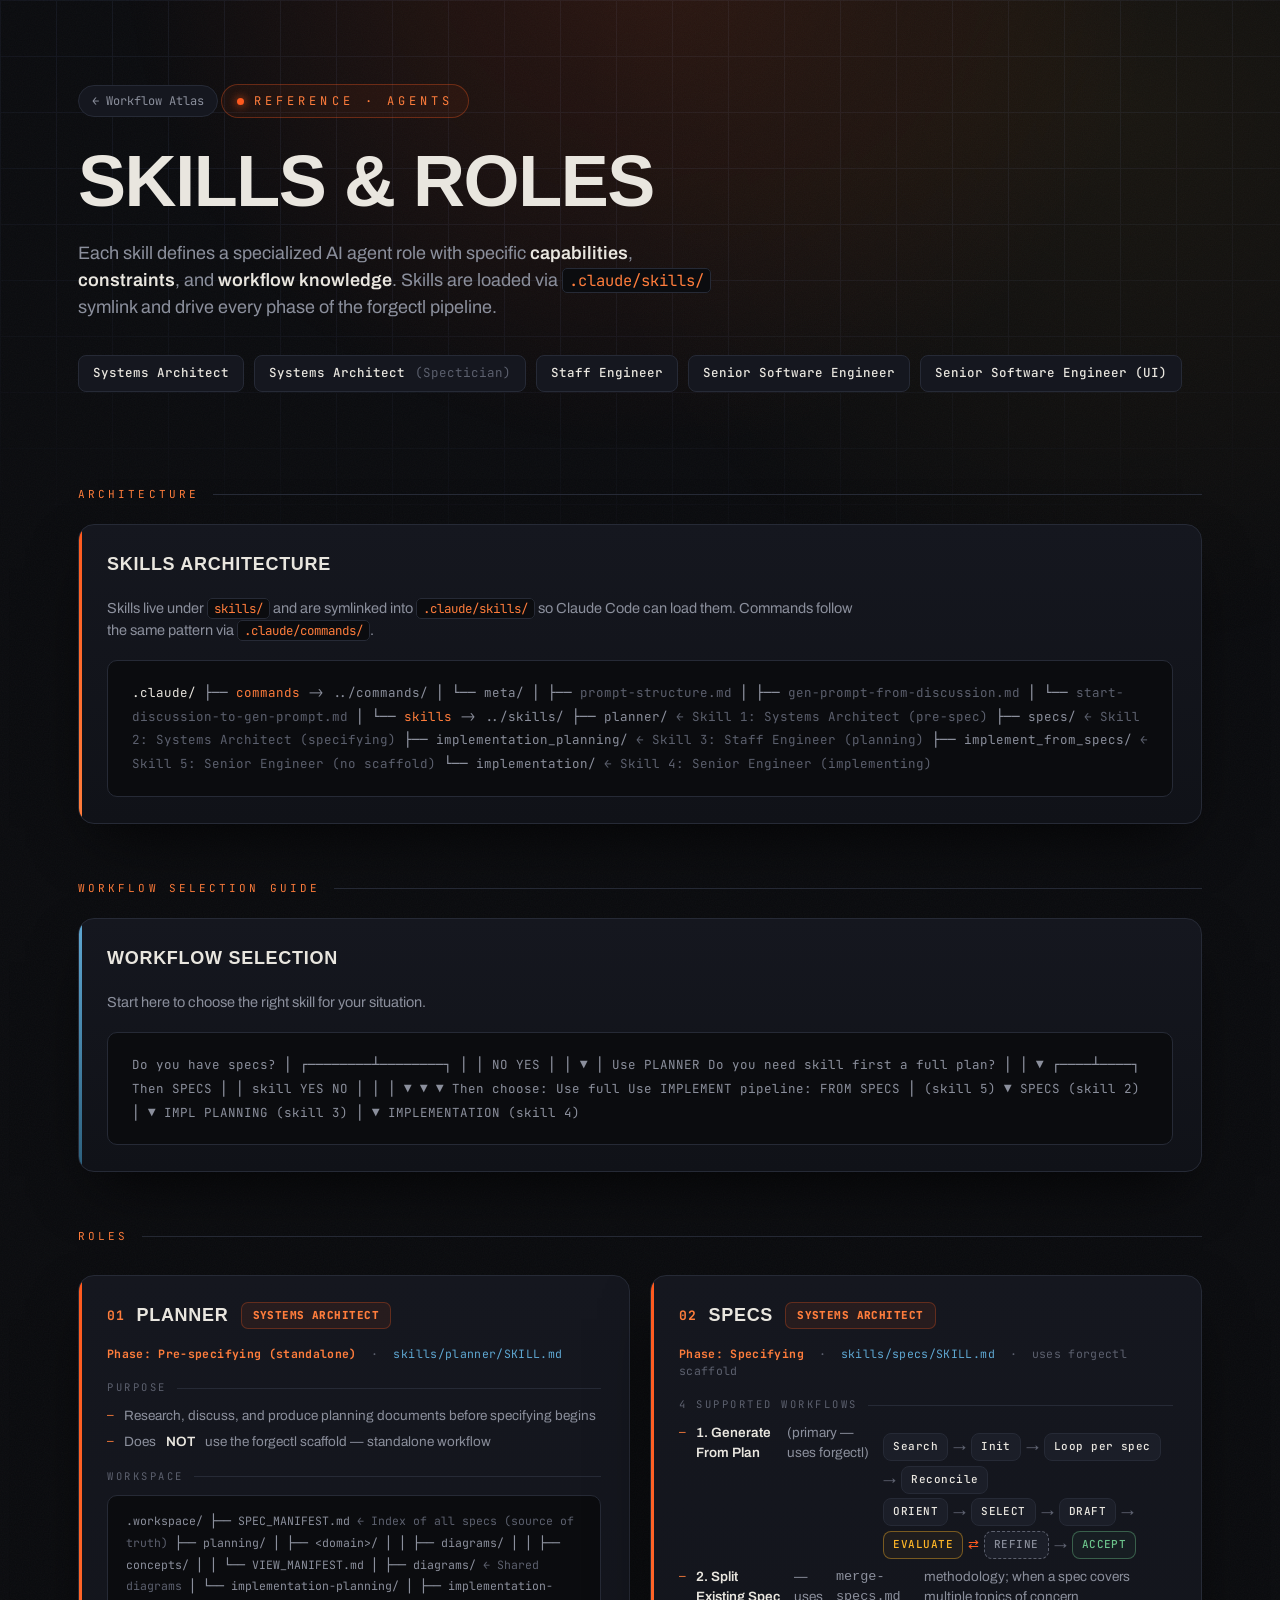
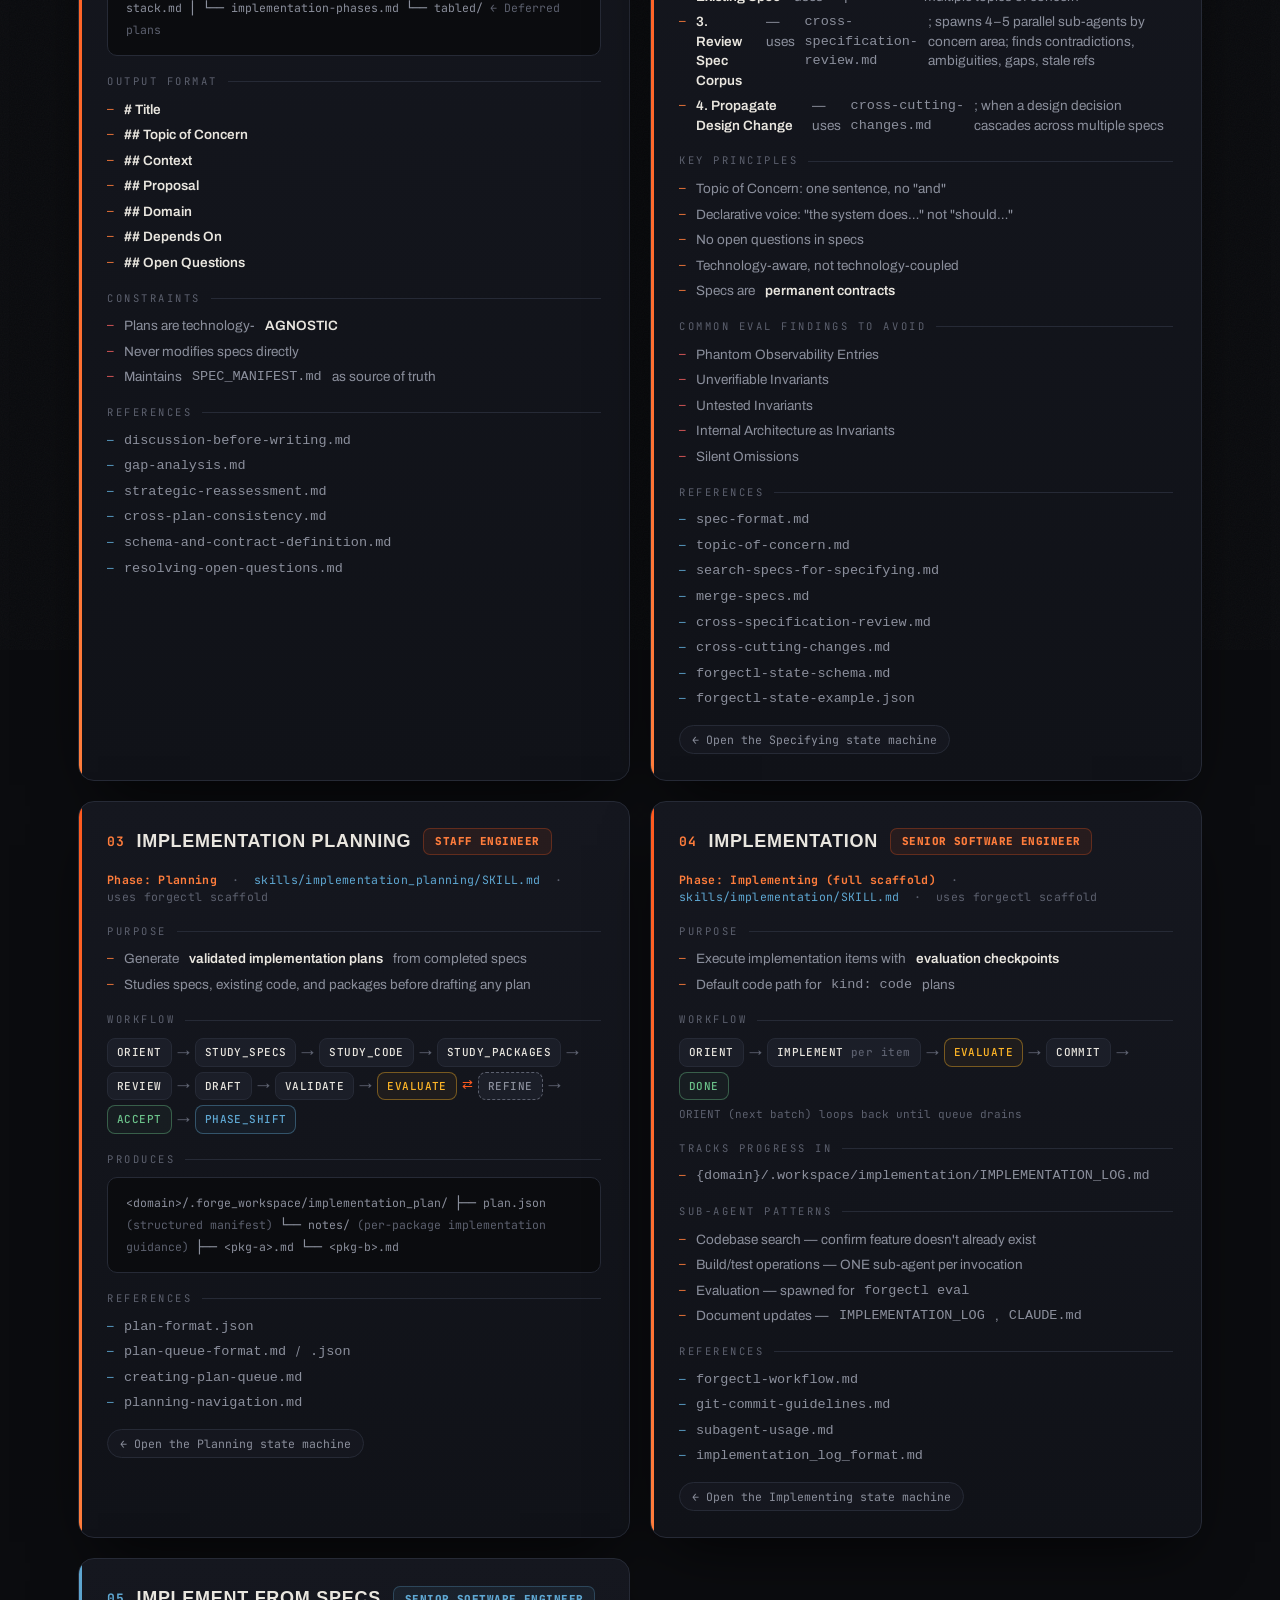
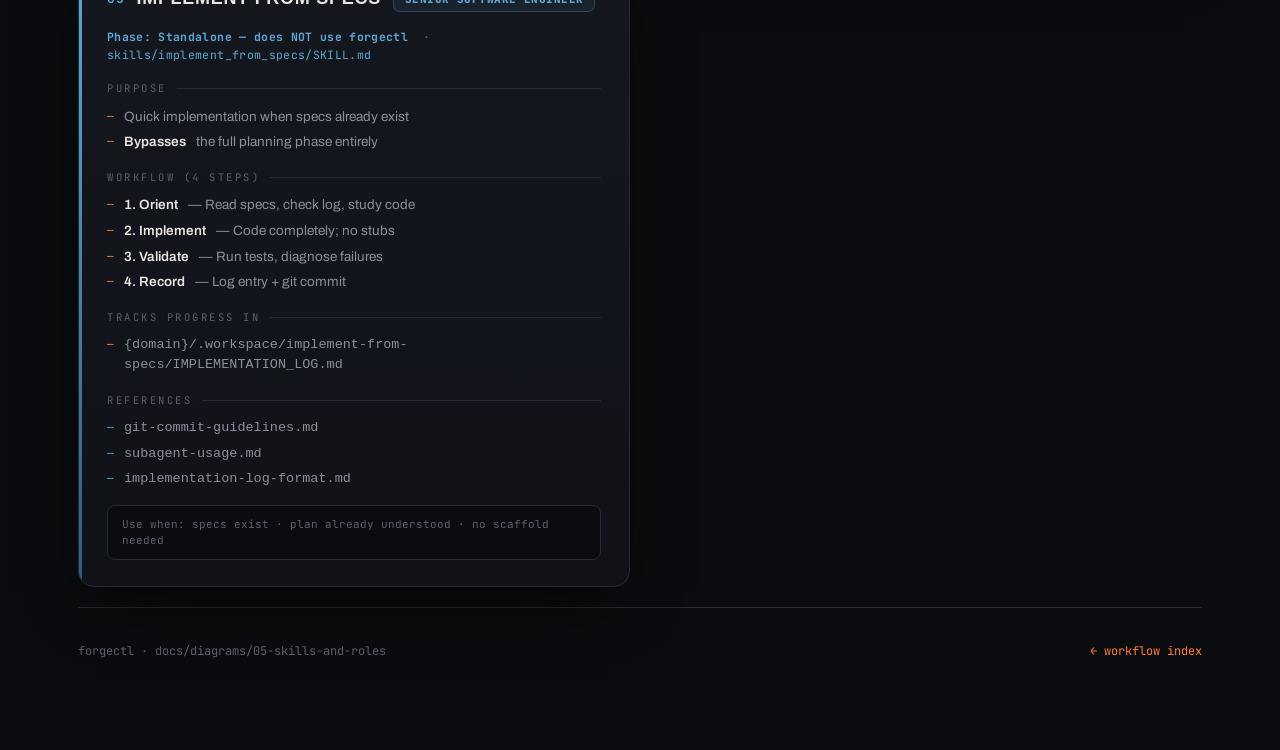
<file: docs/diagrams/html/skills-and-roles.html>
<!DOCTYPE html>
<html lang="en">
<head>
<meta charset="UTF-8" />
<meta name="viewport" content="width=device-width, initial-scale=1.0" />
<title>forgectl — Skills &amp; Roles</title>
<link rel="preconnect" href="https://fonts.googleapis.com" />
<link rel="preconnect" href="https://fonts.gstatic.com" crossorigin />
<link href="https://fonts.googleapis.com/css2?family=Archivo:wght@400;500;600;700&family=Archivo+Expanded:wght@600;700;800;900&family=JetBrains+Mono:wght@400;500;700&display=swap" rel="stylesheet" />
<link rel="stylesheet" href="forge.css" />
<style>
  .skills-grid {
    display: grid;
    grid-template-columns: repeat(auto-fill, minmax(520px, 1fr));
    gap: 20px;
    padding: 8px 0 20px;
  }
  @media (max-width: 600px) {
    .skills-grid { grid-template-columns: 1fr; }
  }
  .cap-list {
    list-style: none;
    display: flex;
    flex-direction: column;
    gap: 6px;
    margin: 0;
    padding: 0;
  }
  .cap-list li {
    font-size: 13.5px;
    color: var(--muted);
    display: flex;
    gap: 10px;
    align-items: flex-start;
    line-height: 1.45;
  }
  .cap-list li::before {
    content: '—';
    color: var(--ember-hot);
    font-family: 'JetBrains Mono', monospace;
    font-size: 11px;
    flex: none;
    margin-top: 2px;
  }
  .cap-list li strong { color: var(--text); font-weight: 600; }
  .cap-list.constraints li::before { color: var(--fail); }
  .cap-list.refs li::before { color: var(--steel); }
  .sub-label {
    font-family: 'JetBrains Mono', monospace;
    font-size: 10.5px;
    letter-spacing: .24em;
    text-transform: uppercase;
    color: var(--muted-2);
    margin: 18px 0 10px;
    display: flex;
    align-items: center;
    gap: 10px;
  }
  .sub-label::after { content:''; flex:1; height:1px; background: var(--line); }
  .skill-phase-link {
    display: inline-flex;
    align-items: center;
    gap: 8px;
    font-family: 'JetBrains Mono', monospace;
    font-size: 11.5px;
    color: var(--muted);
    text-decoration: none;
    border: 1px solid var(--line);
    background: var(--surface);
    padding: 5px 12px;
    border-radius: 100px;
    margin-top: 16px;
    transition: all .25s;
  }
  .skill-phase-link:hover { color: var(--ember-hot); border-color: var(--ember); transform: translateX(-3px); }
  .role-chip {
    font-family: 'JetBrains Mono', monospace;
    font-size: 11px;
    color: var(--ember-hot);
    background: rgba(255,90,31,0.08);
    border: 1px solid rgba(255,90,31,0.28);
    padding: 4px 11px;
    border-radius: 7px;
    letter-spacing: .04em;
  }
  .role-chip.steel {
    color: var(--steel);
    background: rgba(95,168,211,0.08);
    border-color: rgba(95,168,211,0.28);
  }
  .mono-tree {
    font-family: 'JetBrains Mono', monospace;
    font-size: 12.5px;
    color: var(--muted);
    line-height: 1.9;
    background: var(--iron);
    border: 1px solid var(--line);
    border-radius: 10px;
    padding: 20px 24px;
    overflow-x: auto;
  }
  .mono-tree .dir  { color: var(--text); }
  .mono-tree .link { color: var(--ember-hot); }
  .mono-tree .comment { color: var(--muted-2); }
  .workflow-flow {
    display: flex;
    flex-wrap: wrap;
    align-items: center;
    gap: 5px;
    margin: 6px 0 2px;
  }
  .panel-sub {
    font-family: 'JetBrains Mono', monospace;
    font-size: 11.5px;
    color: var(--muted-2);
    margin-bottom: 18px;
    letter-spacing: .03em;
  }
  .panel-sub .phase-tag {
    color: var(--ember-hot);
    font-weight: 700;
  }
  .panel-sub .file-tag {
    color: var(--steel);
  }
</style>
</head>
<body>
<div class="grain"></div>

<div class="wrap">
  <header>
    <a class="crumb" href="index.html">← Workflow Atlas</a>
    <span class="kicker"><span class="dot"></span> Reference · Agents</span>
    <h1 class="page-title">Skills &amp; Roles</h1>
    <p class="lede">
      Each skill defines a specialized AI agent role with specific <strong>capabilities</strong>,
      <strong>constraints</strong>, and <strong>workflow knowledge</strong>.
      Skills are loaded via <code>.claude/skills/</code> symlink and drive every phase
      of the forgectl pipeline.
    </p>
    <div class="meta-row">
      <span class="chip"><b>Systems Architect</b></span>
      <span class="chip"><b>Systems Architect</b> <span style="color:var(--muted-2);margin-left:2px">(Spectician)</span></span>
      <span class="chip"><b>Staff Engineer</b></span>
      <span class="chip"><b>Senior Software Engineer</b></span>
      <span class="chip"><b>Senior Software Engineer (UI)</b></span>
    </div>
  </header>

  <!-- ═══ SKILLS ARCHITECTURE ══════════════════════════════════════════════ -->
  <div class="section-head" data-reveal>Architecture</div>

  <div class="panel accent" data-reveal>
    <div class="panel-title">Skills Architecture</div>
    <p class="desc reveal" style="margin-bottom:18px;">
      Skills live under <code>skills/</code> and are symlinked into <code>.claude/skills/</code>
      so Claude Code can load them. Commands follow the same pattern via <code>.claude/commands/</code>.
    </p>
    <div class="reveal">
      <div class="mono-tree">
<span class="dir">.claude/</span>
├── <span class="link">commands</span> -&gt; ../commands/
│   └── meta/
│       ├── <span class="comment">prompt-structure.md</span>
│       ├── <span class="comment">gen-prompt-from-discussion.md</span>
│       └── <span class="comment">start-discussion-to-gen-prompt.md</span>
│
└── <span class="link">skills</span> -&gt; ../skills/
    ├── planner/                  <span class="comment">← Skill 1: Systems Architect (pre-spec)</span>
    ├── specs/                    <span class="comment">← Skill 2: Systems Architect (specifying)</span>
    ├── implementation_planning/  <span class="comment">← Skill 3: Staff Engineer (planning)</span>
    ├── implement_from_specs/     <span class="comment">← Skill 5: Senior Engineer (no scaffold)</span>
    └── implementation/           <span class="comment">← Skill 4: Senior Engineer (implementing)</span>
      </div>
    </div>
  </div>

  <!-- ═══ WORKFLOW SELECTION ════════════════════════════════════════════════ -->
  <div class="section-head" data-reveal>Workflow Selection Guide</div>

  <div class="panel steel" data-reveal>
    <div class="panel-title">Workflow Selection</div>
    <p class="desc reveal" style="margin-bottom:18px;">
      Start here to choose the right skill for your situation.
    </p>
    <div class="reveal">
      <div class="mono-tree">
                    Do you have specs?
                          │
                 ┌────────┴────────┐
                 │                 │
                NO                YES
                 │                 │
                 ▼                 │
           Use PLANNER         Do you need
           skill first         a full plan?
                 │                 │
                 ▼            ┌────┴────┐
           Then SPECS         │         │
           skill             YES        NO
                 │            │         │
                 ▼            ▼         ▼
          Then choose:   Use full    Use IMPLEMENT
                         pipeline:   FROM SPECS
                         │           (skill 5)
                         ▼
                    SPECS (skill 2)
                         │
                         ▼
                    IMPL PLANNING (skill 3)
                         │
                         ▼
                    IMPLEMENTATION (skill 4)
      </div>
    </div>
  </div>

  <!-- ═══ ROLES ══════════════════════════════════════════════════════════════ -->
  <div class="section-head" data-reveal>Roles</div>

  <div class="skills-grid">

    <!-- ──────────────── SKILL 1: PLANNER ──────────────── -->
    <div class="panel accent" data-reveal>
      <div class="panel-title">
        <span class="n">01</span>
        Planner
        <span class="role-chip">Systems Architect</span>
      </div>
      <div class="panel-sub reveal">
        <span class="phase-tag">Phase: Pre-specifying (standalone)</span>
        &nbsp;·&nbsp;
        <span class="file-tag">skills/planner/SKILL.md</span>
      </div>

      <div class="reveal">
        <div class="sub-label">Purpose</div>
        <ul class="cap-list">
          <li>Research, discuss, and produce planning documents before specifying begins</li>
          <li>Does <strong>NOT</strong> use the forgectl scaffold — standalone workflow</li>
        </ul>
      </div>

      <div class="reveal">
        <div class="sub-label">Workspace</div>
        <div class="mono-tree" style="font-size:11.5px;padding:14px 18px;">
.workspace/
├── SPEC_MANIFEST.md        <span class="comment">← Index of all specs (source of truth)</span>
├── planning/
│   ├── &lt;domain&gt;/
│   │   ├── diagrams/
│   │   ├── concepts/
│   │   └── VIEW_MANIFEST.md
│   ├── diagrams/           <span class="comment">← Shared diagrams</span>
│   └── implementation-planning/
│       ├── implementation-stack.md
│       └── implementation-phases.md
└── tabled/                 <span class="comment">← Deferred plans</span>
        </div>
      </div>

      <div class="reveal">
        <div class="sub-label">Output format</div>
        <ul class="cap-list">
          <li><strong># Title</strong></li>
          <li><strong>## Topic of Concern</strong></li>
          <li><strong>## Context</strong></li>
          <li><strong>## Proposal</strong></li>
          <li><strong>## Domain</strong></li>
          <li><strong>## Depends On</strong></li>
          <li><strong>## Open Questions</strong></li>
        </ul>
      </div>

      <div class="reveal">
        <div class="sub-label">Constraints</div>
        <ul class="cap-list constraints">
          <li>Plans are technology-<strong>AGNOSTIC</strong></li>
          <li>Never modifies specs directly</li>
          <li>Maintains <code>SPEC_MANIFEST.md</code> as source of truth</li>
        </ul>
      </div>

      <div class="reveal">
        <div class="sub-label">References</div>
        <ul class="cap-list refs">
          <li><code>discussion-before-writing.md</code></li>
          <li><code>gap-analysis.md</code></li>
          <li><code>strategic-reassessment.md</code></li>
          <li><code>cross-plan-consistency.md</code></li>
          <li><code>schema-and-contract-definition.md</code></li>
          <li><code>resolving-open-questions.md</code></li>
        </ul>
      </div>
    </div>

    <!-- ──────────────── SKILL 2: SPECS ──────────────── -->
    <div class="panel accent" data-reveal>
      <div class="panel-title">
        <span class="n">02</span>
        Specs
        <span class="role-chip">Systems Architect</span>
      </div>
      <div class="panel-sub reveal">
        <span class="phase-tag">Phase: Specifying</span>
        &nbsp;·&nbsp;
        <span class="file-tag">skills/specs/SKILL.md</span>
        &nbsp;·&nbsp; uses forgectl scaffold
      </div>

      <div class="reveal">
        <div class="sub-label">4 Supported Workflows</div>
        <ul class="cap-list">
          <li>
            <strong>1. Generate From Plan</strong> (primary — uses forgectl)<br />
            <span style="margin-left:0;display:block;margin-top:4px;">
              <div class="workflow-flow">
                <span class="state" style="font-size:11px;padding:5px 9px;">Search</span>
                <span class="arrow">→</span>
                <span class="state" style="font-size:11px;padding:5px 9px;">Init</span>
                <span class="arrow">→</span>
                <span class="state" style="font-size:11px;padding:5px 9px;">Loop per spec</span>
                <span class="arrow">→</span>
                <span class="state" style="font-size:11px;padding:5px 9px;">Reconcile</span>
              </div>
              <div class="workflow-flow" style="margin-top:4px;">
                <span class="state" style="font-size:11px;padding:5px 9px;">ORIENT</span>
                <span class="arrow">→</span>
                <span class="state" style="font-size:11px;padding:5px 9px;">SELECT</span>
                <span class="arrow">→</span>
                <span class="state" style="font-size:11px;padding:5px 9px;">DRAFT</span>
                <span class="arrow">→</span>
                <span class="state eval" style="font-size:11px;padding:5px 9px;">EVALUATE</span>
                <span class="arrow loopback">⇄</span>
                <span class="state loop" style="font-size:11px;padding:5px 9px;">REFINE</span>
                <span class="arrow">→</span>
                <span class="state terminal" style="font-size:11px;padding:5px 9px;">ACCEPT</span>
              </div>
            </span>
          </li>
          <li>
            <strong>2. Split Existing Spec</strong> — uses <code>merge-specs.md</code> methodology; when a spec covers multiple topics of concern
          </li>
          <li>
            <strong>3. Review Spec Corpus</strong> — uses <code>cross-specification-review.md</code>; spawns 4–5 parallel sub-agents by concern area; finds contradictions, ambiguities, gaps, stale refs
          </li>
          <li>
            <strong>4. Propagate Design Change</strong> — uses <code>cross-cutting-changes.md</code>; when a design decision cascades across multiple specs
          </li>
        </ul>
      </div>

      <div class="reveal">
        <div class="sub-label">Key Principles</div>
        <ul class="cap-list">
          <li>Topic of Concern: one sentence, no "and"</li>
          <li>Declarative voice: "the system does…" not "should…"</li>
          <li>No open questions in specs</li>
          <li>Technology-aware, not technology-coupled</li>
          <li>Specs are <strong>permanent contracts</strong></li>
        </ul>
      </div>

      <div class="reveal">
        <div class="sub-label">Common Eval Findings to Avoid</div>
        <ul class="cap-list constraints">
          <li>Phantom Observability Entries</li>
          <li>Unverifiable Invariants</li>
          <li>Untested Invariants</li>
          <li>Internal Architecture as Invariants</li>
          <li>Silent Omissions</li>
        </ul>
      </div>

      <div class="reveal">
        <div class="sub-label">References</div>
        <ul class="cap-list refs">
          <li><code>spec-format.md</code></li>
          <li><code>topic-of-concern.md</code></li>
          <li><code>search-specs-for-specifying.md</code></li>
          <li><code>merge-specs.md</code></li>
          <li><code>cross-specification-review.md</code></li>
          <li><code>cross-cutting-changes.md</code></li>
          <li><code>forgectl-state-schema.md</code></li>
          <li><code>forgectl-state-example.json</code></li>
        </ul>
      </div>

      <a class="skill-phase-link reveal" href="specifying.html">← Open the Specifying state machine</a>
    </div>

    <!-- ──────────────── SKILL 3: IMPLEMENTATION PLANNING ──────────────── -->
    <div class="panel accent" data-reveal>
      <div class="panel-title">
        <span class="n">03</span>
        Implementation Planning
        <span class="role-chip">Staff Engineer</span>
      </div>
      <div class="panel-sub reveal">
        <span class="phase-tag">Phase: Planning</span>
        &nbsp;·&nbsp;
        <span class="file-tag">skills/implementation_planning/SKILL.md</span>
        &nbsp;·&nbsp; uses forgectl scaffold
      </div>

      <div class="reveal">
        <div class="sub-label">Purpose</div>
        <ul class="cap-list">
          <li>Generate <strong>validated implementation plans</strong> from completed specs</li>
          <li>Studies specs, existing code, and packages before drafting any plan</li>
        </ul>
      </div>

      <div class="reveal">
        <div class="sub-label">Workflow</div>
        <div class="workflow-flow">
          <span class="state" style="font-size:11px;padding:5px 9px;">ORIENT</span>
          <span class="arrow">→</span>
          <span class="state" style="font-size:11px;padding:5px 9px;">STUDY_SPECS</span>
          <span class="arrow">→</span>
          <span class="state" style="font-size:11px;padding:5px 9px;">STUDY_CODE</span>
          <span class="arrow">→</span>
          <span class="state" style="font-size:11px;padding:5px 9px;">STUDY_PACKAGES</span>
          <span class="arrow">→</span>
          <span class="state" style="font-size:11px;padding:5px 9px;">REVIEW</span>
          <span class="arrow">→</span>
          <span class="state" style="font-size:11px;padding:5px 9px;">DRAFT</span>
          <span class="arrow">→</span>
          <span class="state" style="font-size:11px;padding:5px 9px;">VALIDATE</span>
          <span class="arrow">→</span>
          <span class="state eval" style="font-size:11px;padding:5px 9px;">EVALUATE</span>
          <span class="arrow loopback">⇄</span>
          <span class="state loop" style="font-size:11px;padding:5px 9px;">REFINE</span>
          <span class="arrow">→</span>
          <span class="state terminal" style="font-size:11px;padding:5px 9px;">ACCEPT</span>
          <span class="arrow">→</span>
          <span class="state gate" style="font-size:11px;padding:5px 9px;">PHASE_SHIFT</span>
        </div>
      </div>

      <div class="reveal">
        <div class="sub-label">Produces</div>
        <div class="mono-tree" style="font-size:11.5px;padding:14px 18px;">
&lt;domain&gt;/.forge_workspace/implementation_plan/
├── plan.json       <span class="comment">(structured manifest)</span>
└── notes/          <span class="comment">(per-package implementation guidance)</span>
    ├── &lt;pkg-a&gt;.md
    └── &lt;pkg-b&gt;.md
        </div>
      </div>

      <div class="reveal">
        <div class="sub-label">References</div>
        <ul class="cap-list refs">
          <li><code>plan-format.json</code></li>
          <li><code>plan-queue-format.md</code> / <code>.json</code></li>
          <li><code>creating-plan-queue.md</code></li>
          <li><code>planning-navigation.md</code></li>
        </ul>
      </div>

      <a class="skill-phase-link reveal" href="planning.html">← Open the Planning state machine</a>
    </div>

    <!-- ──────────────── SKILL 4: IMPLEMENTATION ──────────────── -->
    <div class="panel accent" data-reveal>
      <div class="panel-title">
        <span class="n">04</span>
        Implementation
        <span class="role-chip">Senior Software Engineer</span>
      </div>
      <div class="panel-sub reveal">
        <span class="phase-tag">Phase: Implementing (full scaffold)</span>
        &nbsp;·&nbsp;
        <span class="file-tag">skills/implementation/SKILL.md</span>
        &nbsp;·&nbsp; uses forgectl scaffold
      </div>

      <div class="reveal">
        <div class="sub-label">Purpose</div>
        <ul class="cap-list">
          <li>Execute implementation items with <strong>evaluation checkpoints</strong></li>
          <li>Default code path for <code>kind: code</code> plans</li>
        </ul>
      </div>

      <div class="reveal">
        <div class="sub-label">Workflow</div>
        <div class="workflow-flow">
          <span class="state" style="font-size:11px;padding:5px 9px;">ORIENT</span>
          <span class="arrow">→</span>
          <span class="state" style="font-size:11px;padding:5px 9px;">IMPLEMENT <span class="sub">per item</span></span>
          <span class="arrow">→</span>
          <span class="state eval" style="font-size:11px;padding:5px 9px;">EVALUATE</span>
          <span class="arrow">→</span>
          <span class="state" style="font-size:11px;padding:5px 9px;">COMMIT</span>
          <span class="arrow">→</span>
          <span class="state terminal" style="font-size:11px;padding:5px 9px;">DONE</span>
        </div>
        <div style="margin-top:6px;font-family:'JetBrains Mono',monospace;font-size:11px;color:var(--muted-2);">
          ORIENT (next batch) loops back until queue drains
        </div>
      </div>

      <div class="reveal">
        <div class="sub-label">Tracks progress in</div>
        <ul class="cap-list">
          <li><code>{domain}/.workspace/implementation/IMPLEMENTATION_LOG.md</code></li>
        </ul>
      </div>

      <div class="reveal">
        <div class="sub-label">Sub-agent patterns</div>
        <ul class="cap-list">
          <li>Codebase search — confirm feature doesn't already exist</li>
          <li>Build/test operations — ONE sub-agent per invocation</li>
          <li>Evaluation — spawned for <code>forgectl eval</code></li>
          <li>Document updates — <code>IMPLEMENTATION_LOG</code>, <code>CLAUDE.md</code></li>
        </ul>
      </div>

      <div class="reveal">
        <div class="sub-label">References</div>
        <ul class="cap-list refs">
          <li><code>forgectl-workflow.md</code></li>
          <li><code>git-commit-guidelines.md</code></li>
          <li><code>subagent-usage.md</code></li>
          <li><code>implementation_log_format.md</code></li>
        </ul>
      </div>

      <a class="skill-phase-link reveal" href="implementing.html">← Open the Implementing state machine</a>
    </div>

    <!-- ──────────────── SKILL 5: IMPLEMENT FROM SPECS ──────────────── -->
    <div class="panel steel" data-reveal>
      <div class="panel-title">
        <span class="n" style="color:var(--steel);">05</span>
        Implement From Specs
        <span class="role-chip steel">Senior Software Engineer</span>
      </div>
      <div class="panel-sub reveal">
        <span style="color:var(--steel);font-weight:700;">Phase: Standalone — does NOT use forgectl</span>
        &nbsp;·&nbsp;
        <span class="file-tag">skills/implement_from_specs/SKILL.md</span>
      </div>

      <div class="reveal">
        <div class="sub-label">Purpose</div>
        <ul class="cap-list">
          <li>Quick implementation when specs already exist</li>
          <li><strong>Bypasses</strong> the full planning phase entirely</li>
        </ul>
      </div>

      <div class="reveal">
        <div class="sub-label">Workflow (4 steps)</div>
        <ul class="cap-list">
          <li>
            <strong>1. Orient</strong> — Read specs, check log, study code
          </li>
          <li>
            <strong>2. Implement</strong> — Code completely; no stubs
          </li>
          <li>
            <strong>3. Validate</strong> — Run tests, diagnose failures
          </li>
          <li>
            <strong>4. Record</strong> — Log entry + git commit
          </li>
        </ul>
      </div>

      <div class="reveal">
        <div class="sub-label">Tracks progress in</div>
        <ul class="cap-list">
          <li><code>{domain}/.workspace/implement-from-specs/IMPLEMENTATION_LOG.md</code></li>
        </ul>
      </div>

      <div class="reveal">
        <div class="sub-label">References</div>
        <ul class="cap-list refs">
          <li><code>git-commit-guidelines.md</code></li>
          <li><code>subagent-usage.md</code></li>
          <li><code>implementation-log-format.md</code></li>
        </ul>
      </div>

      <div class="reveal" style="margin-top:16px;">
        <div style="font-family:'JetBrains Mono',monospace;font-size:11px;color:var(--muted-2);background:var(--iron);border:1px solid var(--line);border-radius:8px;padding:10px 14px;">
          Use when: specs exist · plan already understood · no scaffold needed
        </div>
      </div>
    </div>

  </div><!-- /.skills-grid -->

  <footer>
    <span>forgectl · docs/diagrams/05-skills-and-roles</span>
    <span><a href="index.html">← workflow index</a></span>
  </footer>
</div>

<script>
  const io = new IntersectionObserver((entries)=>{
    entries.forEach(e=>{ if(e.isIntersecting){ e.target.classList.add('lit');
      e.target.querySelectorAll('.reveal').forEach((el,i)=>{el.style.animationDelay=(i*70)+'ms';});
      io.unobserve(e.target);} });
  }, { threshold:0.14, rootMargin:'0px 0px -8% 0px' });
  document.querySelectorAll('[data-station],[data-reveal]').forEach(s=>io.observe(s));
</script>
</body>
</html>
</file>
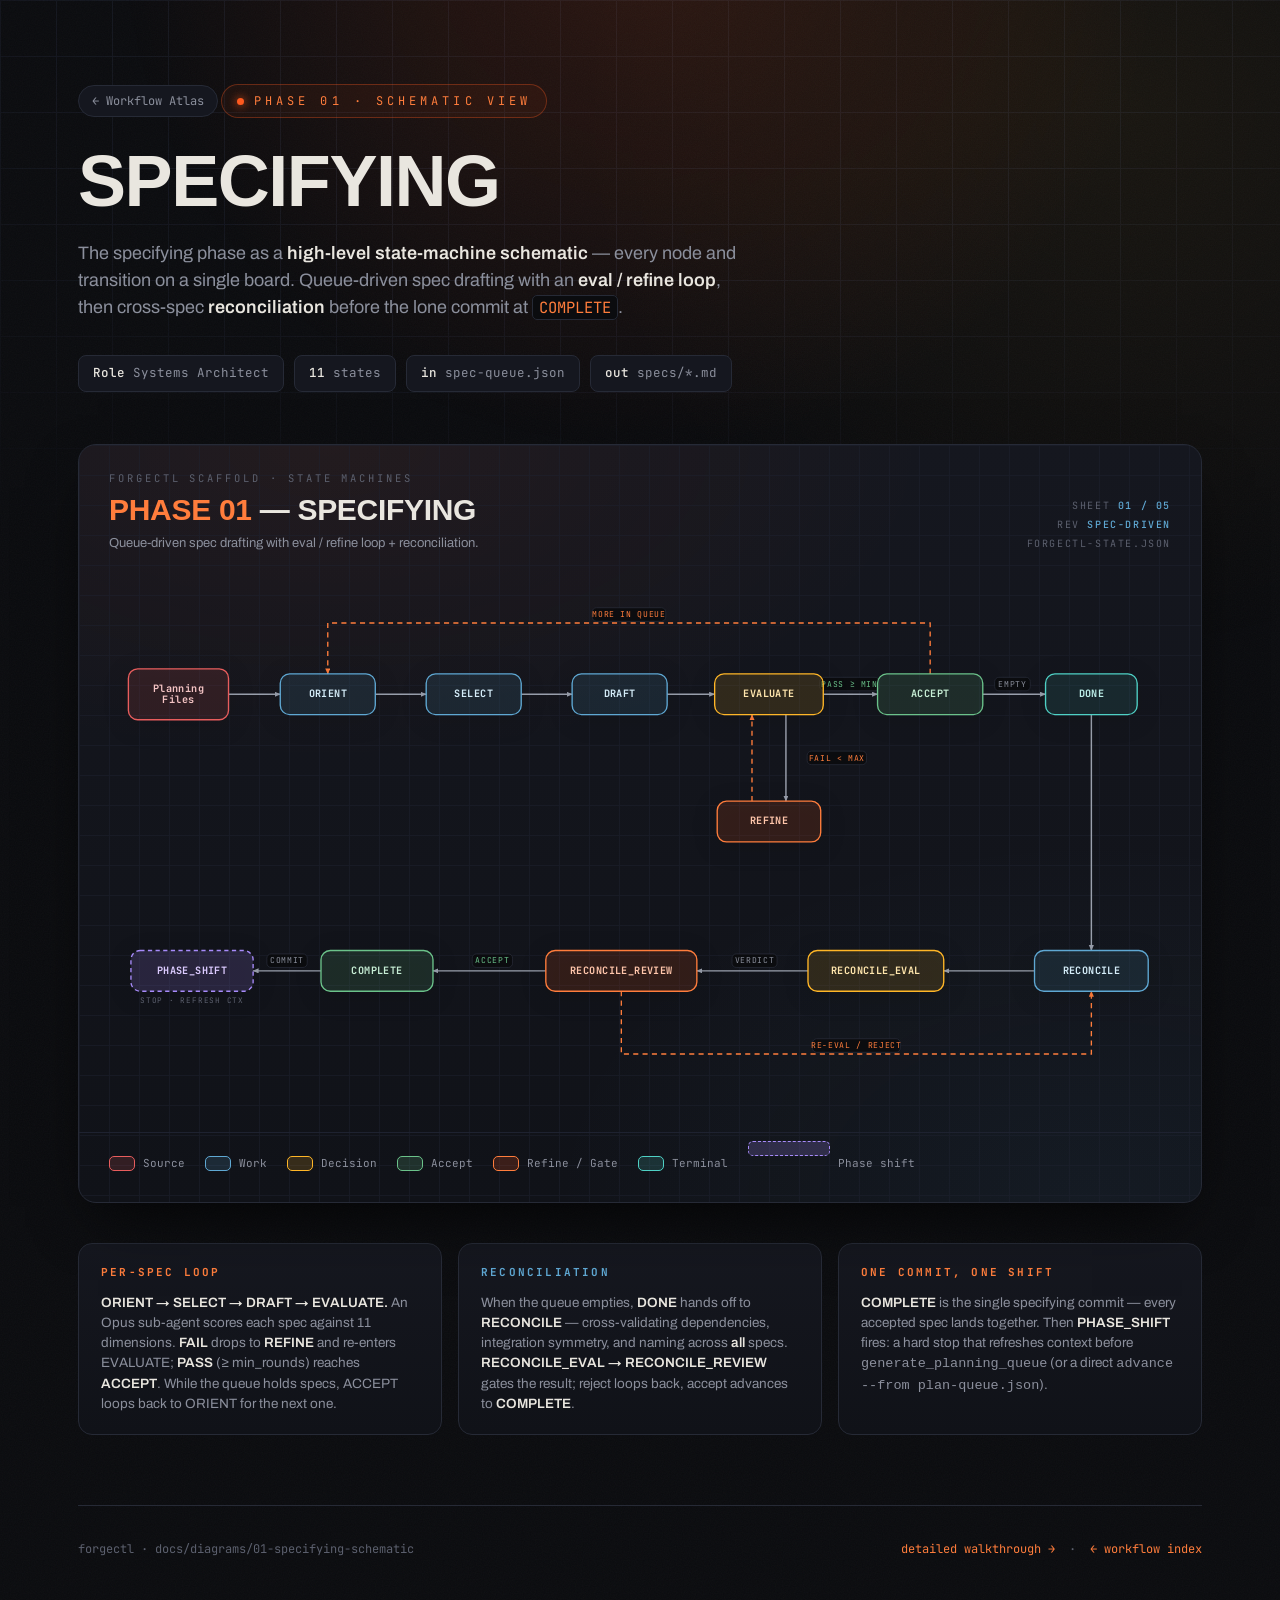
<file: docs/diagrams/html/specifying-schematic.html>
<!DOCTYPE html>
<html lang="en">
<head>
<meta charset="UTF-8" />
<meta name="viewport" content="width=device-width, initial-scale=1.0" />
<title>forgectl — Specifying · Schematic</title>
<link rel="preconnect" href="https://fonts.googleapis.com" />
<link rel="preconnect" href="https://fonts.gstatic.com" crossorigin />
<link href="https://fonts.googleapis.com/css2?family=Archivo:wght@400;500;600;700&family=Archivo+Expanded:wght@600;700;800;900&family=JetBrains+Mono:wght@400;500;700&display=swap" rel="stylesheet" />
<link rel="stylesheet" href="forge.css" />
<style>
  /* ── schematic-specific surface ─────────────────────────────── */
  :root { --shift: #a78bfa; --shift-deep: #7c5fd6; --cyan: #4fd1c5; }

  .blueprint {
    position: relative;
    margin: 14px 0 40px;
    border: 1px solid var(--line);
    border-radius: 18px;
    background:
      radial-gradient(ellipse 90% 70% at 22% 0%, rgba(255,90,31,0.06), transparent 60%),
      radial-gradient(ellipse 80% 80% at 90% 100%, rgba(95,168,211,0.06), transparent 60%),
      linear-gradient(180deg, var(--surface) 0%, var(--iron-2) 100%);
    box-shadow: var(--shadow);
    overflow: hidden;
  }
  /* engineering paper grid behind the schematic */
  .blueprint::before {
    content: ''; position: absolute; inset: 0; pointer-events: none; opacity: .5;
    background-image:
      linear-gradient(var(--line-soft) 1px, transparent 1px),
      linear-gradient(90deg, var(--line-soft) 1px, transparent 1px);
    background-size: 30px 30px;
    -webkit-mask-image: radial-gradient(ellipse 120% 120% at 50% 50%, #000 60%, transparent 100%);
    mask-image: radial-gradient(ellipse 120% 120% at 50% 50%, #000 60%, transparent 100%);
  }
  .bp-head {
    position: relative; z-index: 2;
    display: flex; align-items: flex-end; justify-content: space-between;
    flex-wrap: wrap; gap: 14px;
    padding: 26px 30px 4px;
  }
  .bp-head .t-mono {
    font-family: 'JetBrains Mono', monospace; font-size: 10.5px; letter-spacing: .28em;
    text-transform: uppercase; color: var(--muted-2);
  }
  .bp-head h2 {
    font-family: 'Archivo Expanded', sans-serif; font-weight: 800;
    font-size: clamp(20px, 3vw, 30px); text-transform: uppercase; letter-spacing: -.01em;
    line-height: 1; margin-top: 8px;
  }
  .bp-head h2 .ph { color: var(--ember-hot); }
  .bp-head .sub { font-size: 13px; color: var(--muted); margin-top: 9px; max-width: 460px; }
  .bp-stamp {
    font-family: 'JetBrains Mono', monospace; font-size: 10px; letter-spacing: .16em;
    text-transform: uppercase; color: var(--muted-2); text-align: right; line-height: 1.9;
  }
  .bp-stamp b { color: var(--steel); font-weight: 500; }

  .bp-canvas { position: relative; z-index: 2; padding: 10px 18px 22px; }
  .bp-canvas svg { width: 100%; height: auto; display: block; overflow: visible; }

  /* ── node styling (data-driven via classes on <g>) ──────────── */
  .nd rect {
    rx: 11; stroke-width: 1.6;
    filter: drop-shadow(0 6px 14px rgba(0,0,0,.45));
  }
  .nd .lbl {
    font-family: 'JetBrains Mono', monospace; font-weight: 700;
    font-size: 12px; letter-spacing: .04em; text-anchor: middle; dominant-baseline: middle;
  }
  .nd .note {
    font-family: 'JetBrains Mono', monospace; font-weight: 400;
    font-size: 9px; letter-spacing: .1em; text-anchor: middle;
    fill: var(--muted-2); text-transform: uppercase;
  }

  .nd.work     rect { fill: rgba(95,168,211,.12);  stroke: var(--steel); }
  .nd.work     .lbl { fill: #d4ecf8; }
  .nd.decision rect { fill: rgba(255,182,39,.13);  stroke: var(--spark); }
  .nd.decision .lbl { fill: #ffe6ad; }
  .nd.accept   rect { fill: rgba(107,194,138,.14); stroke: var(--ok); }
  .nd.accept   .lbl { fill: #c6edd4; }
  .nd.refine   rect { fill: rgba(255,90,31,.14);   stroke: var(--ember-hot); }
  .nd.refine   .lbl { fill: #ffc6ab; }
  .nd.shift    rect { fill: rgba(167,139,250,.16); stroke: var(--shift); stroke-dasharray: 5 4; }
  .nd.shift    .lbl { fill: #dccbff; }
  .nd.terminal rect { fill: rgba(79,209,197,.11);  stroke: var(--cyan); }
  .nd.terminal .lbl { fill: #bdefe9; }
  .nd.source   rect { fill: rgba(232,93,93,.13);   stroke: var(--fail); }
  .nd.source   .lbl { fill: #f4c4c4; }

  /* edges */
  .edge { fill: none; stroke: #9aa0ad; stroke-width: 1.7; }
  .edge.loop { stroke: var(--ember-hot); stroke-dasharray: 6 5; stroke-width: 1.6; }
  .elabel rect { fill: var(--iron); stroke: var(--line); rx: 5; }
  .elabel text {
    font-family: 'JetBrains Mono', monospace; font-size: 9.5px; letter-spacing: .08em;
    fill: var(--muted); text-anchor: middle; dominant-baseline: middle; text-transform: uppercase;
  }
  .elabel.pass text { fill: var(--ok); }
  .elabel.loop text { fill: var(--ember-hot); }

  /* ── load orchestration ─────────────────────────────────────── */
  .nd { opacity: 0; transform: scale(.92); transform-origin: center;
        transform-box: fill-box; animation: pop .55s cubic-bezier(.2,.9,.25,1) forwards; }
  @keyframes pop { to { opacity: 1; transform: scale(1); } }
  .edge { stroke-dasharray: var(--len); stroke-dashoffset: var(--len);
          animation: draw .6s ease forwards; }
  @keyframes draw { to { stroke-dashoffset: 0; } }
  .edge.loop { animation: drawloop .6s ease forwards; }
  @keyframes drawloop { to { stroke-dashoffset: 0; } }
  .elabel { opacity: 0; animation: fade .4s ease forwards; }
  @keyframes fade { to { opacity: 1; } }

  /* legend strip */
  .key-strip {
    display: flex; flex-wrap: wrap; gap: 9px 20px; align-items: center;
    position: relative; z-index: 2;
    padding: 16px 30px 24px; border-top: 1px solid var(--line-soft);
    font-family: 'JetBrains Mono', monospace; font-size: 11px; color: var(--muted);
  }
  .key-strip .k { display: inline-flex; align-items: center; gap: 8px; }
  .key-strip .sw { width: 26px; height: 15px; border-radius: 5px; border-width: 1.5px; border-style: solid; flex: none; }
  .sw.work     { background: rgba(95,168,211,.16);  border-color: var(--steel); }
  .sw.decision { background: rgba(255,182,39,.16);   border-color: var(--spark); }
  .sw.accept   { background: rgba(107,194,138,.18);  border-color: var(--ok); }
  .sw.refine   { background: rgba(255,90,31,.18);    border-color: var(--ember-hot); }
  .sw.shift    { background: rgba(167,139,250,.2);   border-color: var(--shift); border-style: dashed; }
  .sw.terminal { background: rgba(79,209,197,.16);   border-color: var(--cyan); }
  .sw.source   { background: rgba(232,93,93,.16);    border-color: var(--fail); }

  .read-row { display: grid; grid-template-columns: repeat(auto-fit, minmax(250px, 1fr)); gap: 16px; margin: 8px 0 70px; }
  .read {
    background: linear-gradient(180deg, var(--surface), var(--iron-2));
    border: 1px solid var(--line); border-radius: 14px; padding: 20px 22px;
  }
  .read h4 { font-family: 'JetBrains Mono', monospace; font-size: 11px; letter-spacing: .2em; text-transform: uppercase; color: var(--ember-hot); margin-bottom: 12px; }
  .read p { font-size: 13.5px; color: var(--muted); }
  .read p b { color: var(--text); font-weight: 600; }
  .read.steel h4 { color: var(--steel); }

  @media (prefers-reduced-motion: reduce) {
    .nd, .elabel { opacity: 1 !important; transform: none !important; animation: none !important; }
    .edge { stroke-dashoffset: 0 !important; animation: none !important; }
  }
</style>
</head>
<body>
<div class="grain"></div>

<div class="wrap">
  <header>
    <a class="crumb" href="index.html">← Workflow Atlas</a>
    <span class="kicker"><span class="dot"></span> Phase 01 · Schematic View</span>
    <h1 class="page-title">Specifying</h1>
    <p class="lede">
      The specifying phase as a <strong>high-level state-machine schematic</strong> — every node and
      transition on a single board. Queue-driven spec drafting with an <strong>eval / refine loop</strong>,
      then cross-spec <strong>reconciliation</strong> before the lone commit at <code>COMPLETE</code>.
    </p>
    <div class="meta-row">
      <span class="chip"><b>Role</b> Systems Architect</span>
      <span class="chip"><b>11</b> states</span>
      <span class="chip"><b>in</b> spec-queue.json</span>
      <span class="chip"><b>out</b> specs/*.md</span>
    </div>
  </header>

  <!-- ── BLUEPRINT BOARD ─────────────────────────────────────── -->
  <section class="blueprint" data-reveal>
    <div class="bp-head">
      <div>
        <div class="t-mono">forgectl scaffold · state machines</div>
        <h2><span class="ph">Phase 01</span> — Specifying</h2>
        <div class="sub">Queue-driven spec drafting with eval / refine loop + reconciliation.</div>
      </div>
      <div class="bp-stamp">
        sheet <b>01 / 05</b><br />
        rev <b>spec-driven</b><br />
        forgectl-state.json
      </div>
    </div>

    <div class="bp-canvas">
      <svg id="board" viewBox="0 0 1280 640" role="img"
           aria-label="State-machine schematic for the forgectl Specifying phase">
        <defs>
          <marker id="ah" markerWidth="9" markerHeight="9" refX="6.5" refY="3"
                  orient="auto" markerUnits="userSpaceOnUse">
            <path d="M0,0 L7,3 L0,6 Z" fill="context-stroke" />
          </marker>
        </defs>
        <g id="layer-edges"></g>
        <g id="layer-labels"></g>
        <g id="layer-nodes"></g>
      </svg>
    </div>

    <div class="key-strip">
      <span class="k"><span class="sw source"></span> Source</span>
      <span class="k"><span class="sw work"></span> Work</span>
      <span class="k"><span class="sw decision"></span> Decision</span>
      <span class="k"><span class="sw accept"></span> Accept</span>
      <span class="k"><span class="sw refine"></span> Refine / Gate</span>
      <span class="k"><span class="sw terminal"></span> Terminal</span>
      <span class="k"><span class="sw shift"></span> Phase shift</span>
    </div>
  </section>

  <!-- ── READING NOTES ───────────────────────────────────────── -->
  <div class="read-row">
    <div class="read" data-reveal>
      <h4>Per-spec loop</h4>
      <p><b>ORIENT → SELECT → DRAFT → EVALUATE.</b> An Opus sub-agent scores each spec
      against 11 dimensions. <b>FAIL</b> drops to <b>REFINE</b> and re-enters EVALUATE;
      <b>PASS</b> (≥ min_rounds) reaches <b>ACCEPT</b>. While the queue holds specs, ACCEPT
      loops back to ORIENT for the next one.</p>
    </div>
    <div class="read steel" data-reveal>
      <h4>Reconciliation</h4>
      <p>When the queue empties, <b>DONE</b> hands off to <b>RECONCILE</b> — cross-validating
      dependencies, integration symmetry, and naming across <b>all</b> specs.
      <b>RECONCILE_EVAL → RECONCILE_REVIEW</b> gates the result; reject loops back, accept
      advances to <b>COMPLETE</b>.</p>
    </div>
    <div class="read" data-reveal>
      <h4>One commit, one shift</h4>
      <p><b>COMPLETE</b> is the single specifying commit — every accepted spec lands together.
      Then <b>PHASE_SHIFT</b> fires: a hard stop that refreshes context before
      <code>generate_planning_queue</code> (or a direct <code>advance --from plan-queue.json</code>).</p>
    </div>
  </div>

  <footer>
    <span>forgectl · docs/diagrams/01-specifying-schematic</span>
    <span><a href="specifying.html">detailed walkthrough →</a> &nbsp;·&nbsp; <a href="index.html">← workflow index</a></span>
  </footer>
</div>

<script>
/* ── schematic graph definition ──────────────────────────────────
   Nodes are placed by centre (cx,cy); edges route through optional
   waypoints. Geometry is the source of truth — change a coordinate
   and arrows re-anchor automatically. Transitions mirror specifying.html. */
const SVGNS = 'http://www.w3.org/2000/svg';

const N = {
  src:      { cx:96,   cy:150, w:118, h:60, type:'source',   label:['Planning','Files'] },
  orient:   { cx:272,  cy:150, w:112, h:48, type:'work',     label:['ORIENT'] },
  select:   { cx:444,  cy:150, w:112, h:48, type:'work',     label:['SELECT'] },
  draft:    { cx:616,  cy:150, w:112, h:48, type:'work',     label:['DRAFT'] },
  evaluate: { cx:792,  cy:150, w:128, h:48, type:'decision', label:['EVALUATE'] },
  accept:   { cx:982,  cy:150, w:124, h:48, type:'accept',   label:['ACCEPT'] },
  done:     { cx:1172, cy:150, w:108, h:48, type:'terminal', label:['DONE'] },

  refine:   { cx:792,  cy:300, w:122, h:48, type:'refine',   label:['REFINE'] },

  reconcile:{ cx:1172, cy:476, w:134, h:48, type:'work',     label:['RECONCILE'] },
  rEval:    { cx:918,  cy:476, w:160, h:48, type:'decision', label:['RECONCILE_EVAL'] },
  rReview:  { cx:618,  cy:476, w:178, h:48, type:'refine',   label:['RECONCILE_REVIEW'] },
  complete: { cx:330,  cy:476, w:132, h:48, type:'accept',   label:['COMPLETE'] },
  shift:    { cx:112,  cy:476, w:144, h:48, type:'shift',    label:['PHASE_SHIFT'], note:'stop · refresh ctx' },
};
for (const k in N){ const n=N[k]; n.x=n.cx-n.w/2; n.y=n.cy-n.h/2; }

function anchor(id, side, off=0){
  const n = N[id];
  switch(side){
    case 'r': return { x:n.x+n.w, y:n.cy+off };
    case 'l': return { x:n.x,     y:n.cy+off };
    case 't': return { x:n.cx+off, y:n.y };
    case 'b': return { x:n.cx+off, y:n.y+n.h };
  }
}

/* edges: a1/a2 = [node, side, offset]; mids = explicit waypoints */
const E = [
  { a1:['src','r'],       a2:['orient','l'] },
  { a1:['orient','r'],    a2:['select','l'] },
  { a1:['select','r'],    a2:['draft','l'] },
  { a1:['draft','r'],     a2:['evaluate','l'] },
  { a1:['evaluate','r'],  a2:['accept','l'],  label:'PASS ≥ min', cls:'pass', lp:{x:887,y:138} },
  { a1:['accept','r'],    a2:['done','l'],    label:'empty',      lp:{x:1079,y:138} },

  { a1:['evaluate','b',20], a2:['refine','t',20], label:'FAIL < max', cls:'loop', lp:{x:872,y:225} },
  { a1:['refine','t',-20],  a2:['evaluate','b',-20], loop:true },

  { a1:['accept','t'], a2:['orient','t'], mids:[{x:982,y:66},{x:272,y:66}],
    loop:true, label:'more in queue', cls:'loop', lp:{x:627,y:56} },

  { a1:['done','b'], a2:['reconcile','t'] },

  { a1:['reconcile','l'], a2:['rEval','r'] },
  { a1:['rEval','l'],     a2:['rReview','r'], label:'verdict', lp:{x:775,y:464} },
  { a1:['rReview','l'],   a2:['complete','r'], label:'accept', cls:'pass', lp:{x:466,y:464} },
  { a1:['complete','l'],  a2:['shift','r'],    label:'commit', lp:{x:224,y:464} },

  { a1:['rReview','b'], a2:['reconcile','b'], mids:[{x:618,y:574},{x:1172,y:574}],
    loop:true, label:'re-eval / reject', cls:'loop', lp:{x:895,y:564} },
];

const elEdges  = document.getElementById('layer-edges');
const elLabels = document.getElementById('layer-labels');
const elNodes  = document.getElementById('layer-nodes');

function el(name, attrs={}){ const e=document.createElementNS(SVGNS,name);
  for(const k in attrs) e.setAttribute(k, attrs[k]); return e; }

/* ── draw nodes ── */
let ni = 0;
const NODE_STAGGER = 55;
for (const id in N){
  const n = N[id];
  const g = el('g', { class:'nd '+n.type });
  g.style.animationDelay = (ni*NODE_STAGGER) + 'ms';
  g.appendChild(el('rect', { x:n.x, y:n.y, width:n.w, height:n.h, rx:11 }));
  const lines = n.label;
  const lh = 13;
  const y0 = n.cy - (lines.length-1)*lh/2;
  lines.forEach((ln,i)=>{
    const t = el('text', { class:'lbl', x:n.cx, y:y0 + i*lh });
    t.textContent = ln; g.appendChild(t);
  });
  if (n.note){
    const t = el('text', { class:'note', x:n.cx, y:n.y+n.h+14 });
    t.textContent = n.note; g.appendChild(t);
  }
  elNodes.appendChild(g);
  ni++;
}

/* ── draw edges (after nodes, drawn first in z-order) ── */
const nodesDone = ni*NODE_STAGGER;
let ei = 0;
const EDGE_STAGGER = 50;
E.forEach((e)=>{
  const p1 = anchor(...e.a1), p2 = anchor(...e.a2);
  const pts = [p1, ...(e.mids||[]), p2];
  const d = pts.map((p,i)=> (i?'L':'M')+p.x+' '+p.y).join(' ');
  const path = el('path', { class:'edge'+(e.loop?' loop':''), d, 'marker-end':'url(#ah)' });
  const len = (()=>{ let s=0; for(let i=1;i<pts.length;i++){ s+=Math.hypot(pts[i].x-pts[i-1].x, pts[i].y-pts[i-1].y); } return s; })();
  path.style.setProperty('--len', len.toFixed(1));
  path.style.animationDelay = (nodesDone + ei*EDGE_STAGGER) + 'ms';
  elEdges.appendChild(path);

  if (e.label){
    const lw = e.label.length * 5.6 + 14, lh = 16;
    const g = el('g', { class:'elabel'+(e.cls?' '+e.cls:'') });
    g.style.animationDelay = (nodesDone + ei*EDGE_STAGGER + 200) + 'ms';
    g.appendChild(el('rect', { x:e.lp.x-lw/2, y:e.lp.y-lh/2, width:lw, height:lh, rx:5 }));
    const t = el('text', { x:e.lp.x, y:e.lp.y+0.5 }); t.textContent = e.label;
    g.appendChild(t);
    elLabels.appendChild(g);
  }
  ei++;
});

/* reveal the surrounding cards on scroll (matches the atlas convention) */
const io = new IntersectionObserver((entries)=>{
  entries.forEach(en=>{ if(en.isIntersecting){ en.target.classList.add('lit'); io.unobserve(en.target);} });
}, { threshold:0.12, rootMargin:'0px 0px -6% 0px' });
document.querySelectorAll('[data-reveal]').forEach(s=>io.observe(s));
</script>
</body>
</html>
</file>
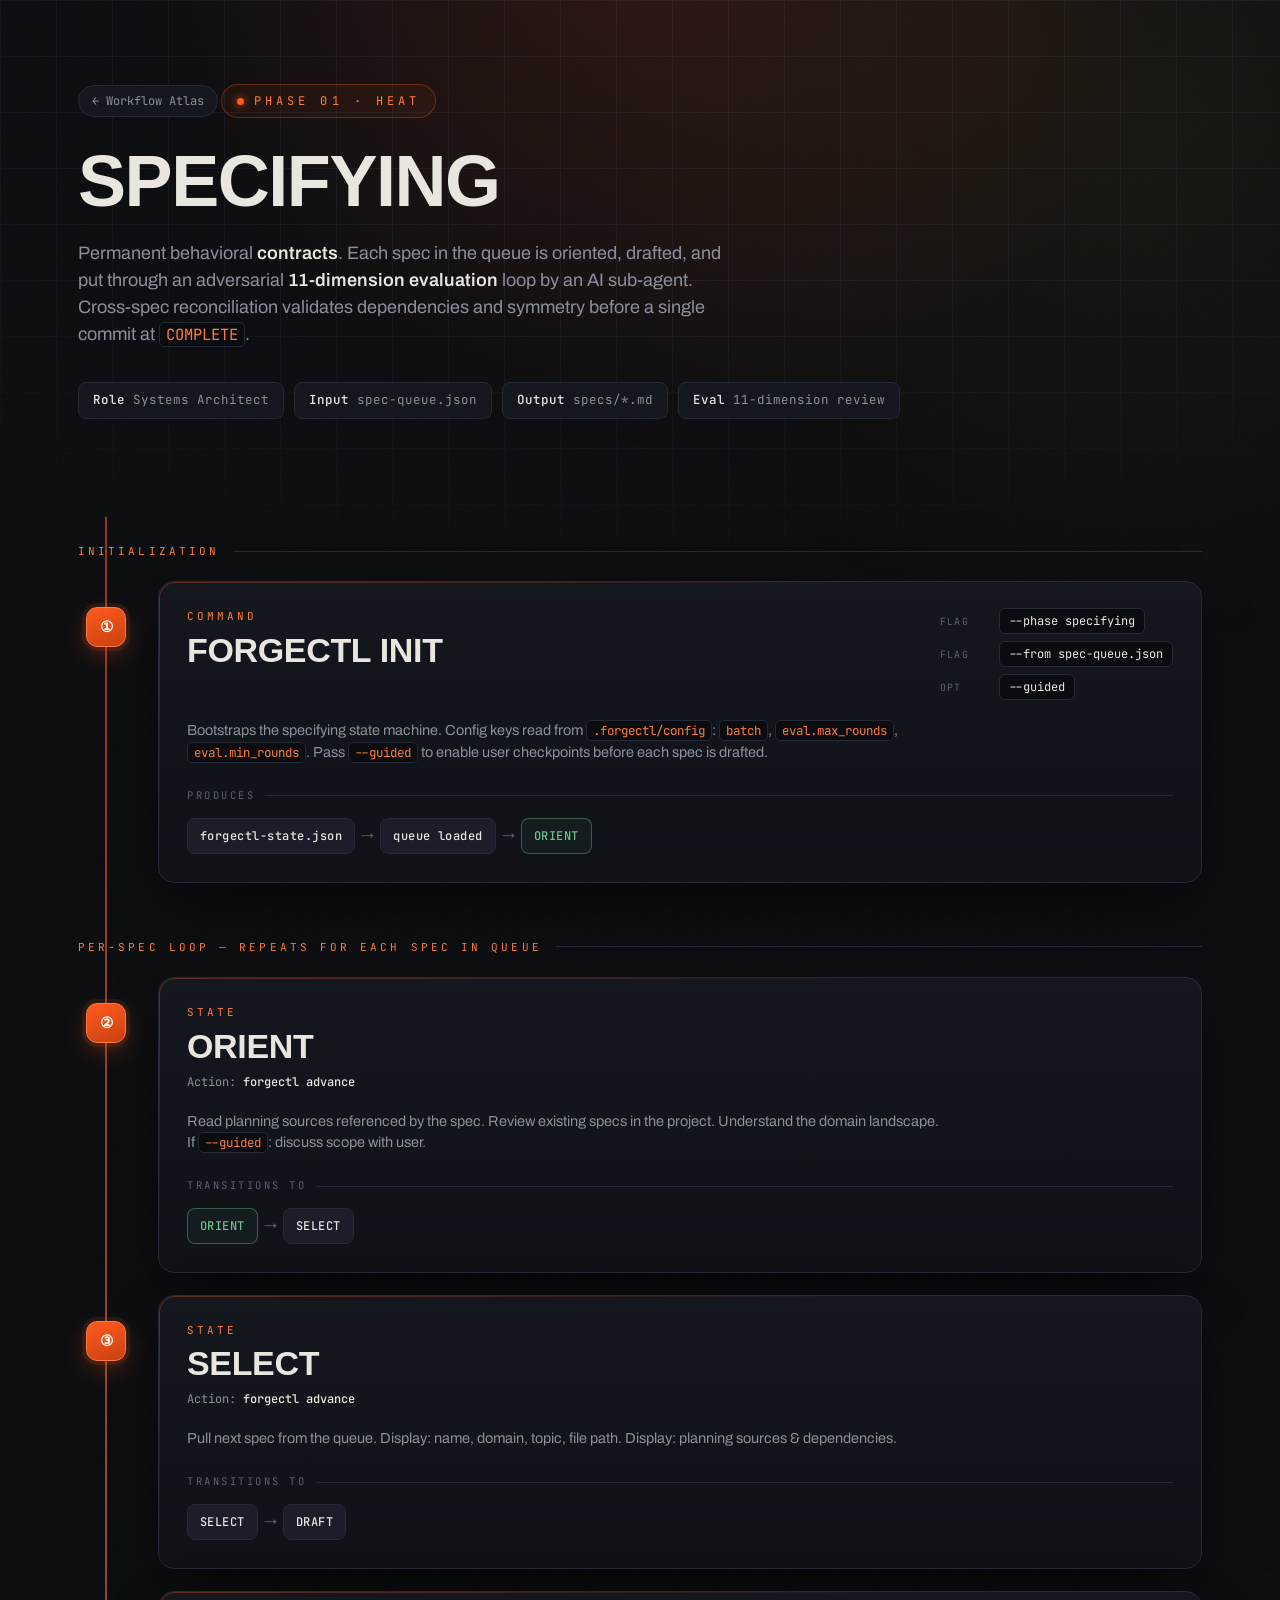
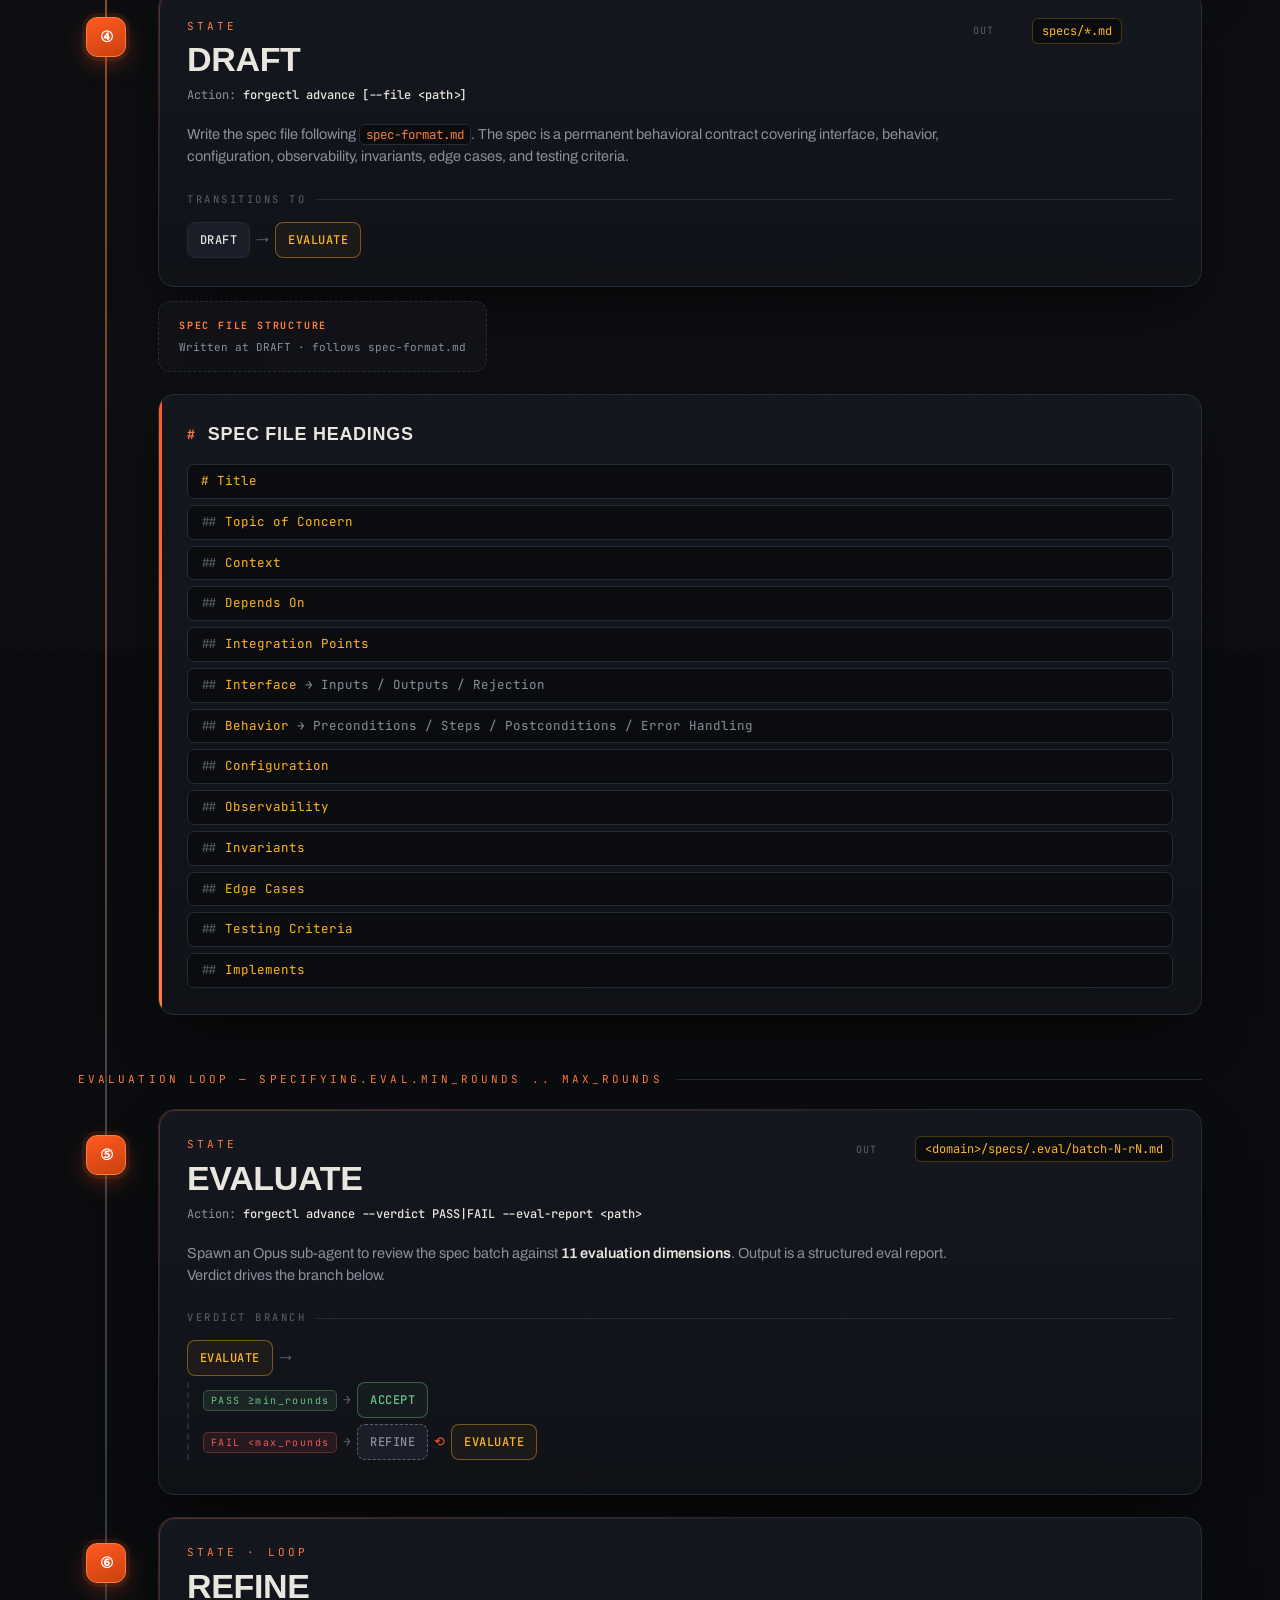
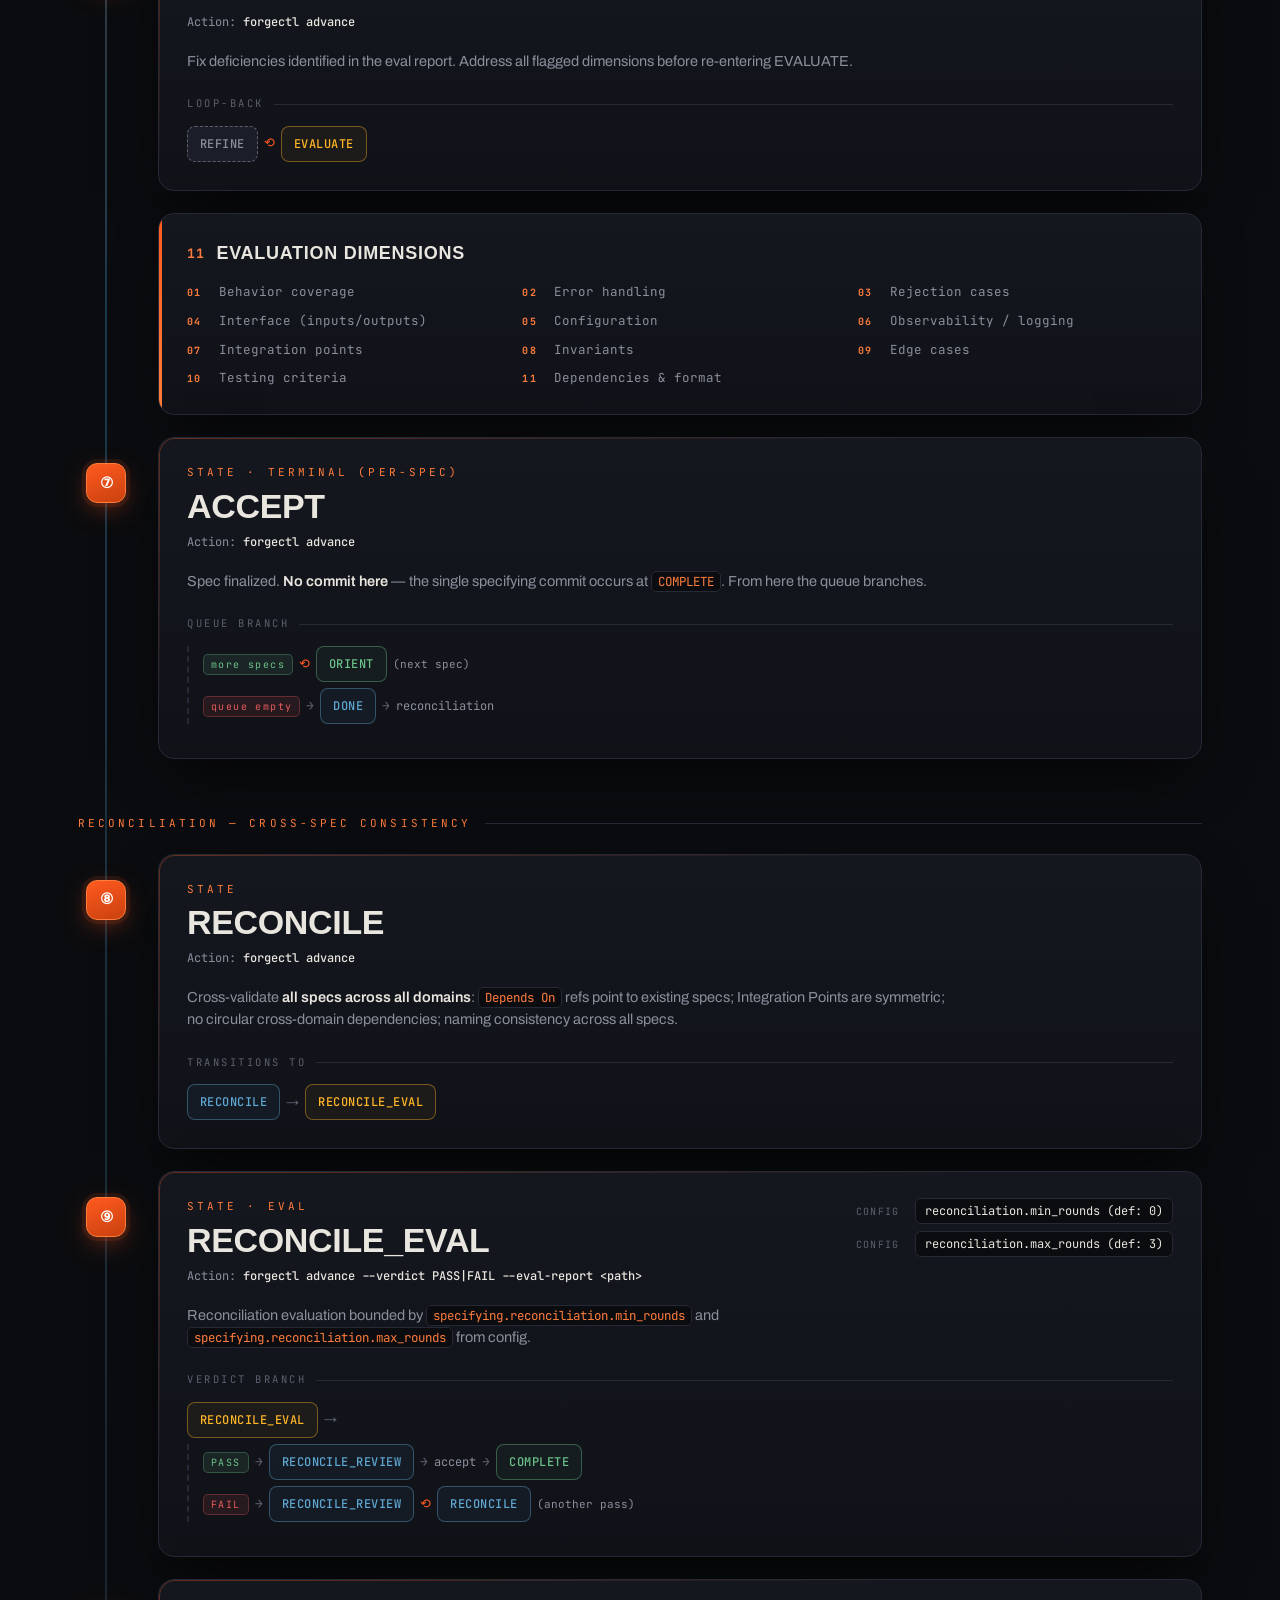
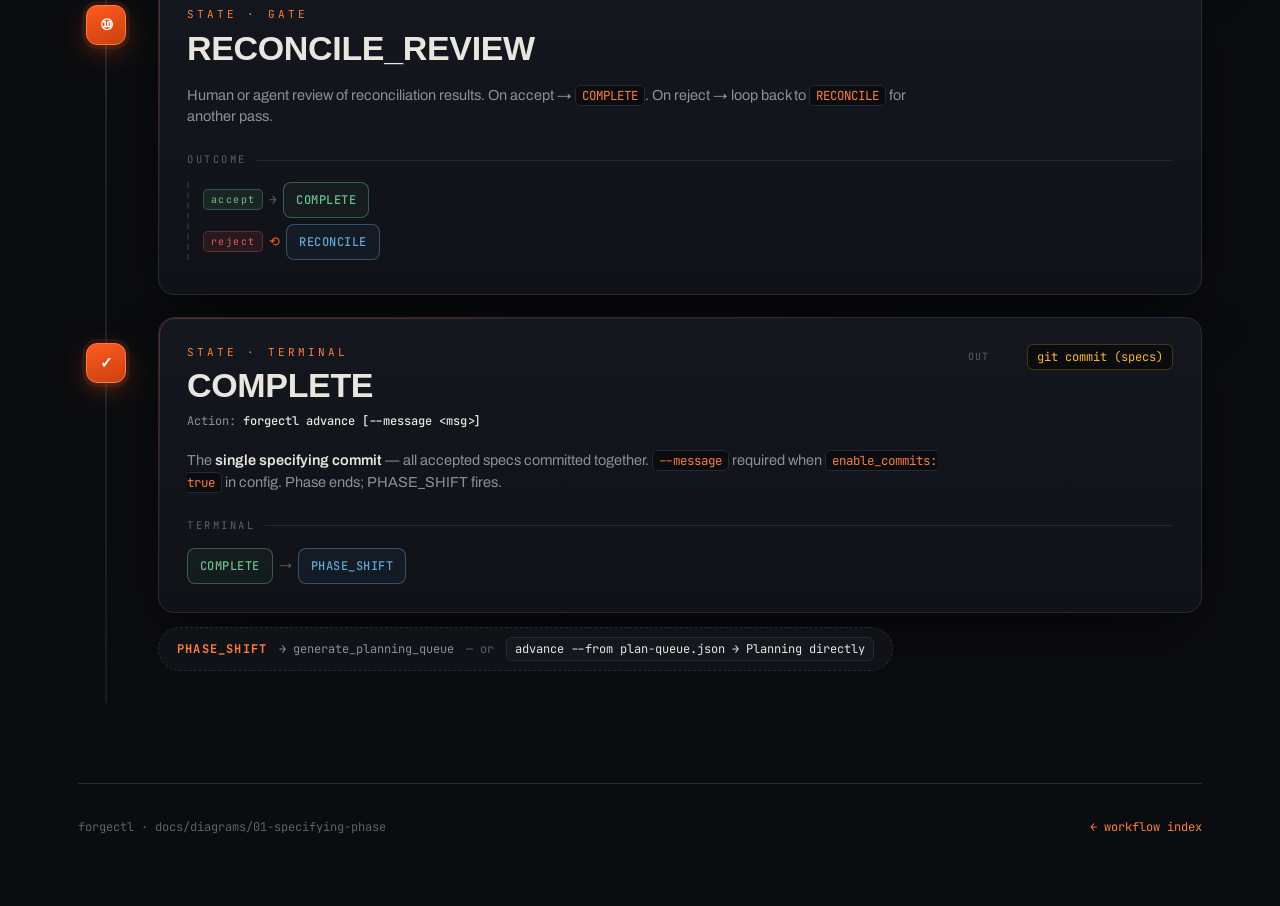
<file: docs/diagrams/html/specifying.html>
<!DOCTYPE html>
<html lang="en">
<head>
<meta charset="UTF-8" />
<meta name="viewport" content="width=device-width, initial-scale=1.0" />
<title>forgectl — Specifying Phase</title>
<link rel="preconnect" href="https://fonts.googleapis.com" />
<link rel="preconnect" href="https://fonts.gstatic.com" crossorigin />
<link href="https://fonts.googleapis.com/css2?family=Archivo:wght@400;500;600;700&family=Archivo+Expanded:wght@600;700;800;900&family=JetBrains+Mono:wght@400;500;700&display=swap" rel="stylesheet" />
<link rel="stylesheet" href="forge.css" />
<style>
  .eval-grid {
    display: grid;
    grid-template-columns: repeat(auto-fill, minmax(240px, 1fr));
    gap: 10px 20px;
    margin-top: 16px;
  }
  .eval-dim {
    display: flex;
    align-items: baseline;
    gap: 10px;
    font-family: 'JetBrains Mono', monospace;
    font-size: 12.5px;
    color: var(--muted);
  }
  .eval-dim .n {
    font-size: 10px;
    letter-spacing: .12em;
    color: var(--ember-hot);
    font-weight: 700;
    min-width: 22px;
    flex: none;
  }
  .spec-file {
    list-style: none;
    margin-top: 16px;
    display: flex;
    flex-direction: column;
    gap: 6px;
  }
  .spec-file li {
    font-family: 'JetBrains Mono', monospace;
    font-size: 12.5px;
    color: var(--text);
    background: var(--iron);
    border: 1px solid var(--line);
    border-radius: 7px;
    padding: 7px 13px;
  }
  .spec-file li .indent {
    color: var(--muted-2);
    margin-right: 8px;
  }
  .spec-file li .hl {
    color: var(--spark);
  }
  .spec-file li .sub {
    color: var(--muted);
  }
  .panel-grid {
    display: grid;
    grid-template-columns: 1fr 1fr;
    gap: 20px;
    margin-bottom: 22px;
  }
  @media (max-width: 760px) {
    .panel-grid { grid-template-columns: 1fr; }
  }
</style>
</head>
<body>
<div class="grain"></div>

<div class="wrap">
  <header>
    <a class="crumb" href="index.html">← Workflow Atlas</a>
    <span class="kicker"><span class="dot"></span> Phase 01 · Heat</span>
    <h1 class="page-title">Specifying</h1>
    <p class="lede">
      Permanent behavioral <strong>contracts</strong>. Each spec in the queue is oriented, drafted, and
      put through an adversarial <strong>11-dimension evaluation</strong> loop by an AI sub-agent.
      Cross-spec reconciliation validates dependencies and symmetry before a single commit at
      <code>COMPLETE</code>.
    </p>
    <div class="meta-row">
      <span class="chip"><b>Role</b> Systems Architect</span>
      <span class="chip"><b>Input</b> spec-queue.json</span>
      <span class="chip"><b>Output</b> specs/*.md</span>
      <span class="chip"><b>Eval</b> 11-dimension review</span>
    </div>
  </header>

  <main class="pipeline">

    <!-- INITIALIZATION -->
    <div class="section-head" data-reveal>Initialization</div>

    <section class="station" data-station>
      <div class="node-marker">①</div>
      <article class="card">
        <div class="card-head">
          <div class="reveal">
            <div class="phase-label">Command</div>
            <div class="phase-title">forgectl init</div>
          </div>
          <div class="io reveal">
            <div class="ln"><span class="tag">flag</span><span class="val">--phase specifying</span></div>
            <div class="ln"><span class="tag">flag</span><span class="val">--from spec-queue.json</span></div>
            <div class="ln"><span class="tag">opt</span><span class="val">--guided</span></div>
          </div>
        </div>
        <p class="desc reveal">
          Bootstraps the specifying state machine. Config keys read from
          <code>.forgectl/config</code>: <code>batch</code>, <code>eval.max_rounds</code>,
          <code>eval.min_rounds</code>. Pass <code>--guided</code> to enable user checkpoints
          before each spec is drafted.
        </p>
        <div class="track-label reveal">Produces</div>
        <div class="track reveal">
          <span class="state">forgectl-state.json</span>
          <span class="arrow">→</span>
          <span class="state">queue loaded</span>
          <span class="arrow">→</span>
          <span class="state terminal">ORIENT</span>
        </div>
      </article>
    </section>

    <!-- PER-SPEC LOOP -->
    <div class="section-head" data-reveal>Per-Spec Loop — repeats for each spec in queue</div>

    <section class="station" data-station>
      <div class="node-marker">②</div>
      <article class="card">
        <div class="card-head">
          <div class="reveal">
            <div class="phase-label">State</div>
            <div class="phase-title">ORIENT</div>
            <div class="role">Action: <b>forgectl advance</b></div>
          </div>
        </div>
        <p class="desc reveal">
          Read planning sources referenced by the spec. Review existing specs in the project.
          Understand the domain landscape. If <code>--guided</code>: discuss scope with user.
        </p>
        <div class="track-label reveal">Transitions to</div>
        <div class="track reveal">
          <span class="state terminal">ORIENT</span>
          <span class="arrow">→</span>
          <span class="state">SELECT</span>
        </div>
      </article>
    </section>

    <section class="station" data-station>
      <div class="node-marker">③</div>
      <article class="card">
        <div class="card-head">
          <div class="reveal">
            <div class="phase-label">State</div>
            <div class="phase-title">SELECT</div>
            <div class="role">Action: <b>forgectl advance</b></div>
          </div>
        </div>
        <p class="desc reveal">
          Pull next spec from the queue. Display: name, domain, topic, file path.
          Display: planning sources &amp; dependencies.
        </p>
        <div class="track-label reveal">Transitions to</div>
        <div class="track reveal">
          <span class="state">SELECT</span>
          <span class="arrow">→</span>
          <span class="state">DRAFT</span>
        </div>
      </article>
    </section>

    <section class="station" data-station>
      <div class="node-marker">④</div>
      <article class="card">
        <div class="card-head">
          <div class="reveal">
            <div class="phase-label">State</div>
            <div class="phase-title">DRAFT</div>
            <div class="role">Action: <b>forgectl advance [--file &lt;path&gt;]</b></div>
          </div>
          <div class="io reveal">
            <div class="ln"><span class="tag">out</span><span class="val out">specs/*.md</span></div>
          </div>
        </div>
        <p class="desc reveal">
          Write the spec file following <code>spec-format.md</code>. The spec is a permanent
          behavioral contract covering interface, behavior, configuration, observability, invariants,
          edge cases, and testing criteria.
        </p>
        <div class="track-label reveal">Transitions to</div>
        <div class="track reveal">
          <span class="state">DRAFT</span>
          <span class="arrow">→</span>
          <span class="state eval">EVALUATE</span>
        </div>
      </article>
    </section>

    <!-- Spec file structure panel -->
    <div class="shift" data-station>
      <div class="shift-inner reveal" style="border-radius:12px; padding:16px 20px; flex-direction:column; align-items:flex-start; gap:6px;">
        <span class="ps" style="font-size:10px; letter-spacing:.18em;">SPEC FILE STRUCTURE</span>
        <span style="color:var(--muted); font-size:11px;">Written at DRAFT · follows spec-format.md</span>
      </div>
    </div>

    <div data-reveal style="margin-bottom:22px; padding-left:80px;">
      <div class="panel accent">
        <div class="panel-title"><span class="n">#</span> Spec File Headings</div>
        <ul class="spec-file">
          <li><span class="hl"># Title</span></li>
          <li><span class="indent">##</span><span class="hl">Topic of Concern</span></li>
          <li><span class="indent">##</span><span class="hl">Context</span></li>
          <li><span class="indent">##</span><span class="hl">Depends On</span></li>
          <li><span class="indent">##</span><span class="hl">Integration Points</span></li>
          <li><span class="indent">##</span><span class="hl">Interface</span> <span class="sub">→ Inputs / Outputs / Rejection</span></li>
          <li><span class="indent">##</span><span class="hl">Behavior</span> <span class="sub">→ Preconditions / Steps / Postconditions / Error Handling</span></li>
          <li><span class="indent">##</span><span class="hl">Configuration</span></li>
          <li><span class="indent">##</span><span class="hl">Observability</span></li>
          <li><span class="indent">##</span><span class="hl">Invariants</span></li>
          <li><span class="indent">##</span><span class="hl">Edge Cases</span></li>
          <li><span class="indent">##</span><span class="hl">Testing Criteria</span></li>
          <li><span class="indent">##</span><span class="hl">Implements</span></li>
        </ul>
      </div>
    </div>

    <!-- EVALUATION LOOP -->
    <div class="section-head" data-reveal>Evaluation Loop — specifying.eval.min_rounds .. max_rounds</div>

    <section class="station" data-station>
      <div class="node-marker">⑤</div>
      <article class="card">
        <div class="card-head">
          <div class="reveal">
            <div class="phase-label">State</div>
            <div class="phase-title">EVALUATE</div>
            <div class="role">Action: <b>forgectl advance --verdict PASS|FAIL --eval-report &lt;path&gt;</b></div>
          </div>
          <div class="io reveal">
            <div class="ln"><span class="tag">out</span><span class="val out">&lt;domain&gt;/specs/.eval/batch-N-rN.md</span></div>
          </div>
        </div>
        <p class="desc reveal">
          Spawn an Opus sub-agent to review the spec batch against <strong>11 evaluation dimensions</strong>.
          Output is a structured eval report. Verdict drives the branch below.
        </p>
        <div class="track-label reveal">Verdict branch</div>
        <div class="track reveal">
          <span class="state eval">EVALUATE</span>
          <span class="arrow">→</span>
        </div>
        <div class="branch reveal" style="margin-top:6px;">
          <div class="bln">
            <span class="verdict pass">PASS ≥min_rounds</span>
            <span class="arrow">→</span>
            <span class="state terminal">ACCEPT</span>
          </div>
          <div class="bln">
            <span class="verdict fail">FAIL &lt;max_rounds</span>
            <span class="arrow">→</span>
            <span class="state loop">REFINE</span>
            <span class="arrow loopback">⟲</span>
            <span class="state eval">EVALUATE</span>
          </div>
        </div>
      </article>
    </section>

    <section class="station" data-station>
      <div class="node-marker">⑥</div>
      <article class="card">
        <div class="card-head">
          <div class="reveal">
            <div class="phase-label">State · Loop</div>
            <div class="phase-title">REFINE</div>
            <div class="role">Action: <b>forgectl advance</b></div>
          </div>
        </div>
        <p class="desc reveal">
          Fix deficiencies identified in the eval report. Address all flagged dimensions before
          re-entering EVALUATE.
        </p>
        <div class="track-label reveal">Loop-back</div>
        <div class="track reveal">
          <span class="state loop">REFINE</span>
          <span class="arrow loopback">⟲</span>
          <span class="state eval">EVALUATE</span>
        </div>
      </article>
    </section>

    <!-- 11 evaluation dimensions panel -->
    <div data-reveal style="margin-bottom:22px; padding-left:80px;">
      <div class="panel accent">
        <div class="panel-title"><span class="n">11</span> Evaluation Dimensions</div>
        <div class="eval-grid">
          <div class="eval-dim"><span class="n">01</span>Behavior coverage</div>
          <div class="eval-dim"><span class="n">02</span>Error handling</div>
          <div class="eval-dim"><span class="n">03</span>Rejection cases</div>
          <div class="eval-dim"><span class="n">04</span>Interface (inputs/outputs)</div>
          <div class="eval-dim"><span class="n">05</span>Configuration</div>
          <div class="eval-dim"><span class="n">06</span>Observability / logging</div>
          <div class="eval-dim"><span class="n">07</span>Integration points</div>
          <div class="eval-dim"><span class="n">08</span>Invariants</div>
          <div class="eval-dim"><span class="n">09</span>Edge cases</div>
          <div class="eval-dim"><span class="n">10</span>Testing criteria</div>
          <div class="eval-dim"><span class="n">11</span>Dependencies &amp; format</div>
        </div>
      </div>
    </div>

    <section class="station" data-station>
      <div class="node-marker">⑦</div>
      <article class="card">
        <div class="card-head">
          <div class="reveal">
            <div class="phase-label">State · Terminal (per-spec)</div>
            <div class="phase-title">ACCEPT</div>
            <div class="role">Action: <b>forgectl advance</b></div>
          </div>
        </div>
        <p class="desc reveal">
          Spec finalized. <strong>No commit here</strong> — the single specifying commit occurs at
          <code>COMPLETE</code>. From here the queue branches.
        </p>
        <div class="track-label reveal">Queue branch</div>
        <div class="branch reveal">
          <div class="bln">
            <span class="verdict pass">more specs</span>
            <span class="arrow loopback">⟲</span>
            <span class="state terminal">ORIENT</span>
            <span style="color:var(--muted); font-size:11px;">(next spec)</span>
          </div>
          <div class="bln">
            <span class="verdict fail">queue empty</span>
            <span class="arrow">→</span>
            <span class="state gate">DONE</span>
            <span class="arrow">→</span>
            reconciliation
          </div>
        </div>
      </article>
    </section>

    <!-- RECONCILIATION -->
    <div class="section-head" data-reveal>Reconciliation — cross-spec consistency</div>

    <section class="station" data-station>
      <div class="node-marker">⑧</div>
      <article class="card">
        <div class="card-head">
          <div class="reveal">
            <div class="phase-label">State</div>
            <div class="phase-title">RECONCILE</div>
            <div class="role">Action: <b>forgectl advance</b></div>
          </div>
        </div>
        <p class="desc reveal">
          Cross-validate <strong>all specs across all domains</strong>:
          <code>Depends On</code> refs point to existing specs;
          Integration Points are symmetric;
          no circular cross-domain dependencies;
          naming consistency across all specs.
        </p>
        <div class="track-label reveal">Transitions to</div>
        <div class="track reveal">
          <span class="state gate">RECONCILE</span>
          <span class="arrow">→</span>
          <span class="state eval">RECONCILE_EVAL</span>
        </div>
      </article>
    </section>

    <section class="station" data-station>
      <div class="node-marker">⑨</div>
      <article class="card">
        <div class="card-head">
          <div class="reveal">
            <div class="phase-label">State · Eval</div>
            <div class="phase-title">RECONCILE_EVAL</div>
            <div class="role">Action: <b>forgectl advance --verdict PASS|FAIL --eval-report &lt;path&gt;</b></div>
          </div>
          <div class="io reveal">
            <div class="ln"><span class="tag">config</span><span class="val">reconciliation.min_rounds (def: 0)</span></div>
            <div class="ln"><span class="tag">config</span><span class="val">reconciliation.max_rounds (def: 3)</span></div>
          </div>
        </div>
        <p class="desc reveal">
          Reconciliation evaluation bounded by
          <code>specifying.reconciliation.min_rounds</code> and
          <code>specifying.reconciliation.max_rounds</code> from config.
        </p>
        <div class="track-label reveal">Verdict branch</div>
        <div class="track reveal">
          <span class="state eval">RECONCILE_EVAL</span>
          <span class="arrow">→</span>
        </div>
        <div class="branch reveal" style="margin-top:6px;">
          <div class="bln">
            <span class="verdict pass">PASS</span>
            <span class="arrow">→</span>
            <span class="state gate">RECONCILE_REVIEW</span>
            <span class="arrow">→</span>
            accept
            <span class="arrow">→</span>
            <span class="state terminal">COMPLETE</span>
          </div>
          <div class="bln">
            <span class="verdict fail">FAIL</span>
            <span class="arrow">→</span>
            <span class="state gate">RECONCILE_REVIEW</span>
            <span class="arrow loopback">⟲</span>
            <span class="state gate">RECONCILE</span>
            <span style="color:var(--muted); font-size:11px;">(another pass)</span>
          </div>
        </div>
      </article>
    </section>

    <section class="station" data-station>
      <div class="node-marker">⑩</div>
      <article class="card">
        <div class="card-head">
          <div class="reveal">
            <div class="phase-label">State · Gate</div>
            <div class="phase-title">RECONCILE_REVIEW</div>
          </div>
        </div>
        <p class="desc reveal">
          Human or agent review of reconciliation results. On accept → <code>COMPLETE</code>.
          On reject → loop back to <code>RECONCILE</code> for another pass.
        </p>
        <div class="track-label reveal">Outcome</div>
        <div class="branch reveal">
          <div class="bln">
            <span class="verdict pass">accept</span>
            <span class="arrow">→</span>
            <span class="state terminal">COMPLETE</span>
          </div>
          <div class="bln">
            <span class="verdict fail">reject</span>
            <span class="arrow loopback">⟲</span>
            <span class="state gate">RECONCILE</span>
          </div>
        </div>
      </article>
    </section>

    <section class="station" data-station>
      <div class="node-marker">✓</div>
      <article class="card">
        <div class="card-head">
          <div class="reveal">
            <div class="phase-label">State · Terminal</div>
            <div class="phase-title">COMPLETE</div>
            <div class="role">Action: <b>forgectl advance [--message &lt;msg&gt;]</b></div>
          </div>
          <div class="io reveal">
            <div class="ln"><span class="tag">out</span><span class="val out">git commit (specs)</span></div>
          </div>
        </div>
        <p class="desc reveal">
          The <strong>single specifying commit</strong> — all accepted specs committed together.
          <code>--message</code> required when <code>enable_commits: true</code> in config.
          Phase ends; PHASE_SHIFT fires.
        </p>
        <div class="track-label reveal">Terminal</div>
        <div class="track reveal">
          <span class="state terminal">COMPLETE</span>
          <span class="arrow">→</span>
          <span class="state gate">PHASE_SHIFT</span>
        </div>
      </article>
    </section>

    <!-- PHASE SHIFT -->
    <div class="shift" data-station>
      <div class="shift-inner reveal">
        <span class="ps">PHASE_SHIFT</span>
        → generate_planning_queue
        <span style="color:var(--muted-2)">— or</span>
        <span class="route">advance --from plan-queue.json → Planning directly</span>
      </div>
    </div>

  </main>

  <footer>
    <span>forgectl · docs/diagrams/01-specifying-phase</span>
    <span><a href="index.html">← workflow index</a></span>
  </footer>
</div>

<script>
  const io = new IntersectionObserver((entries)=>{
    entries.forEach(e=>{ if(e.isIntersecting){ e.target.classList.add('lit');
      e.target.querySelectorAll('.reveal').forEach((el,i)=>{el.style.animationDelay=(i*70)+'ms';});
      io.unobserve(e.target);} });
  }, { threshold:0.14, rootMargin:'0px 0px -8% 0px' });
  document.querySelectorAll('[data-station],[data-reveal]').forEach(s=>io.observe(s));
</script>
</body>
</html>
</file>
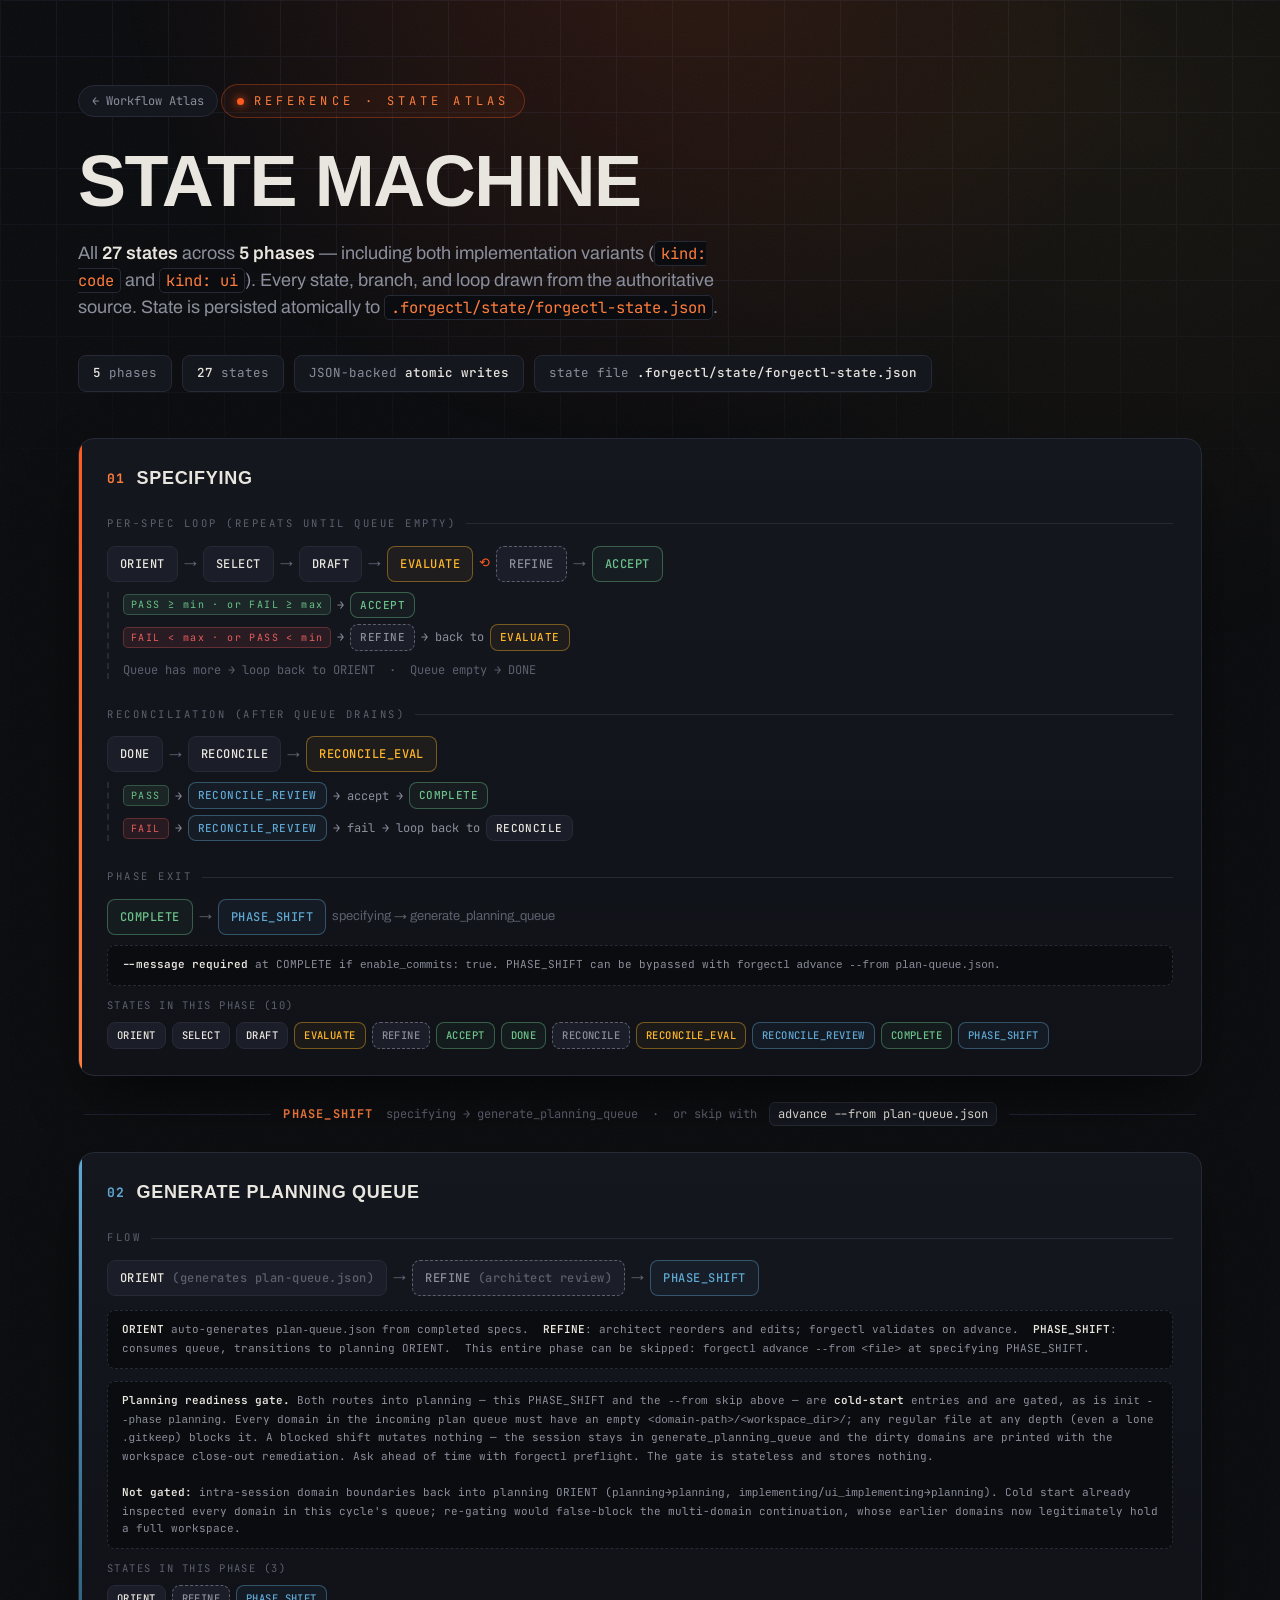
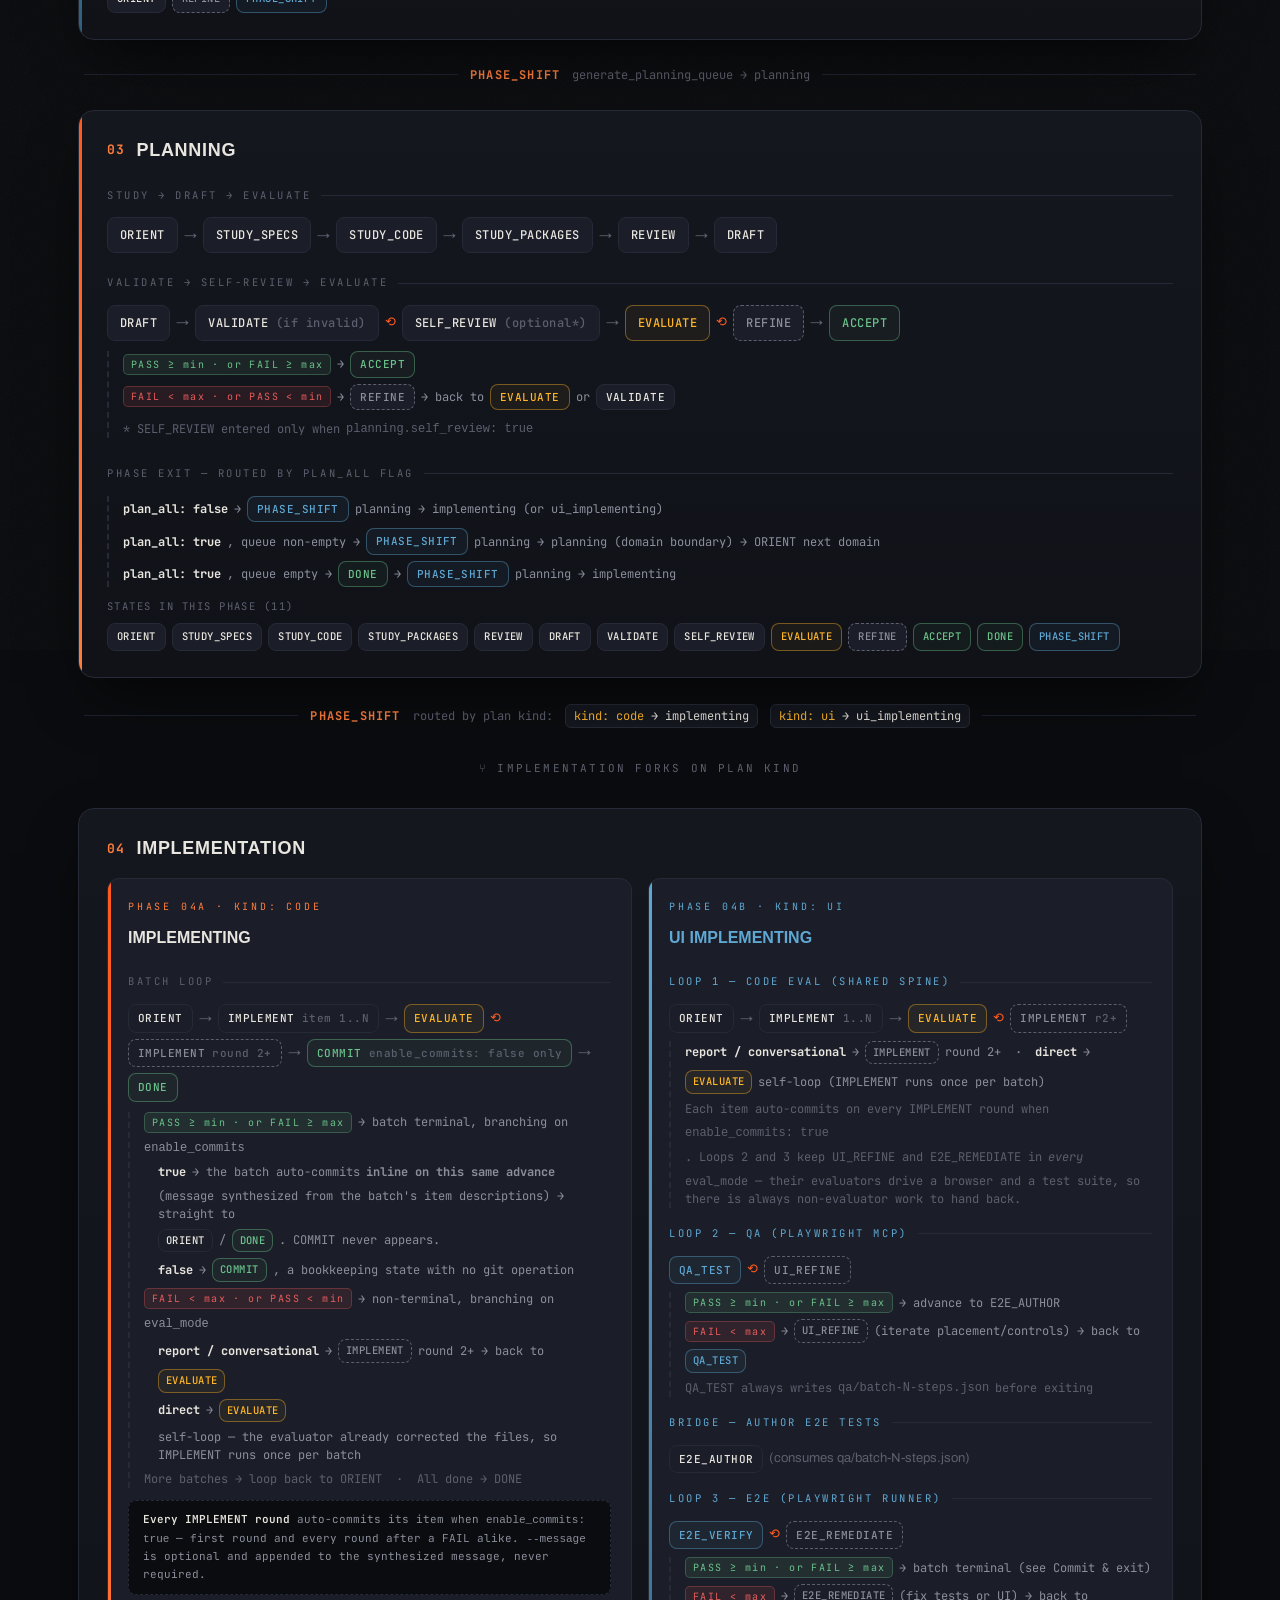
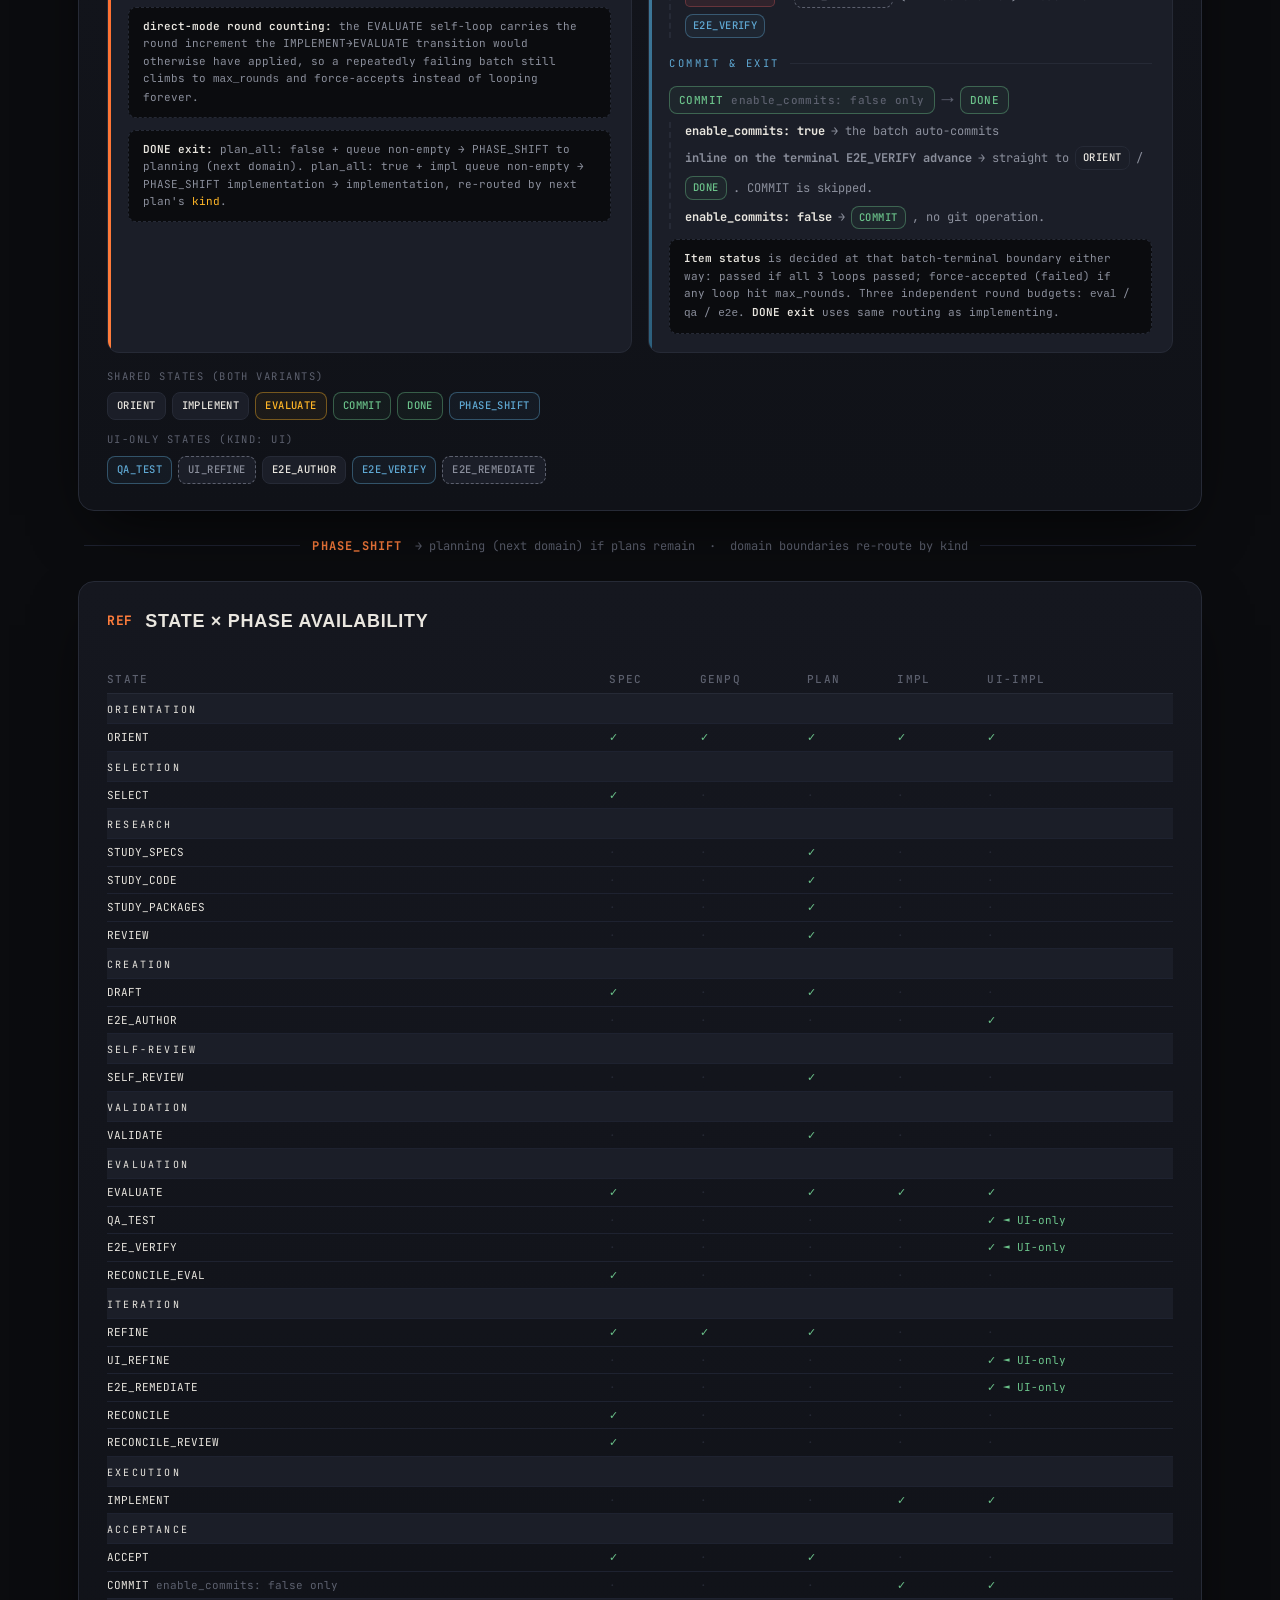
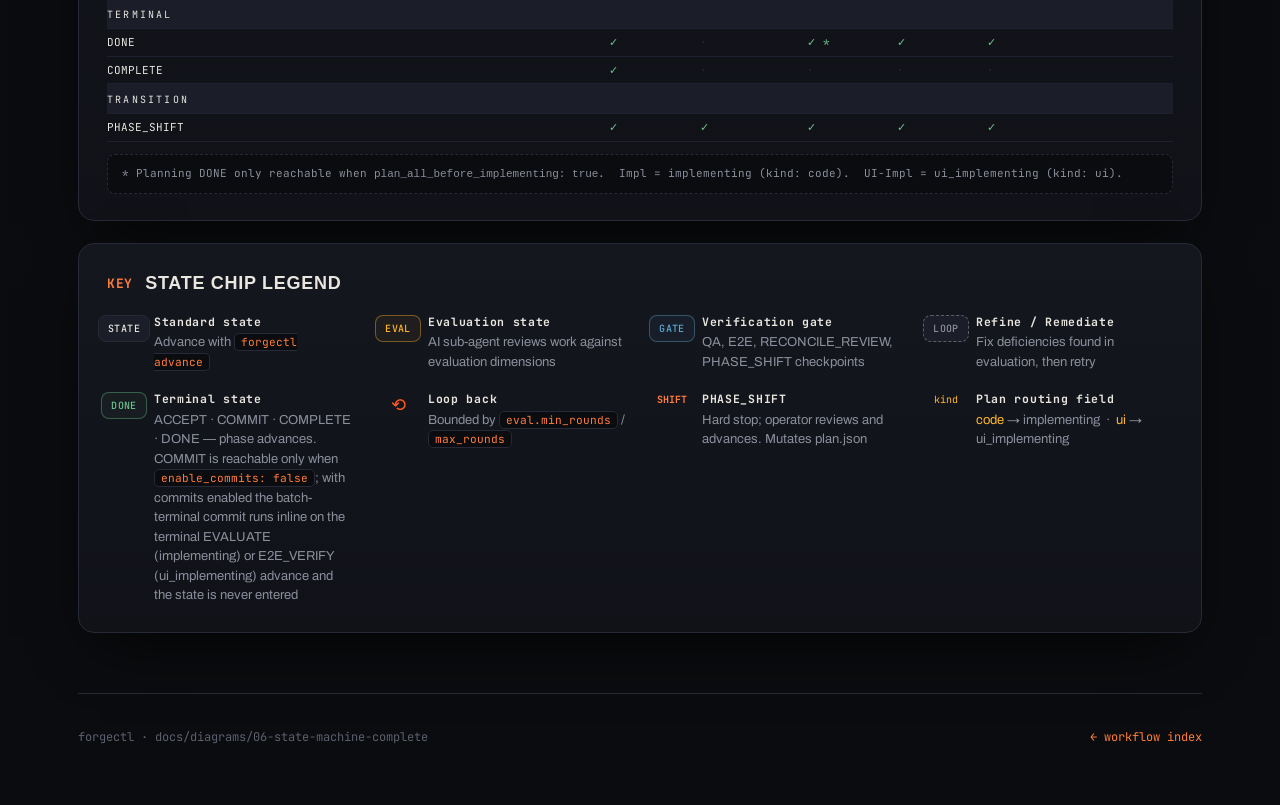
<file: docs/diagrams/html/state-machine.html>
<!DOCTYPE html>
<html lang="en">
<head>
<meta charset="UTF-8" />
<meta name="viewport" content="width=device-width, initial-scale=1.0" />
<title>forgectl — State Machine Atlas</title>
<link rel="preconnect" href="https://fonts.googleapis.com" />
<link rel="preconnect" href="https://fonts.gstatic.com" crossorigin />
<link href="https://fonts.googleapis.com/css2?family=Archivo:wght@400;500;600;700&family=Archivo+Expanded:wght@600;700;800;900&family=JetBrains+Mono:wght@400;500;700&display=swap" rel="stylesheet" />
<link rel="stylesheet" href="forge.css" />
<style>
  .panels { display: flex; flex-direction: column; gap: 22px; padding: 8px 0 60px; }
  .panel { margin-bottom: 0; }
  .panel + .phase-connector { margin: 4px 0; }
  .phase-connector {
    display: flex; align-items: center; padding: 0 6px;
    font-family: 'JetBrains Mono', monospace; font-size: 12px;
    color: var(--muted-2); gap: 12px;
  }
  .phase-connector::before,
  .phase-connector::after { content: ''; flex: 1; height: 1px; background: var(--line-soft); }
  .phase-connector .ps { color: var(--ember-hot); font-weight: 700; letter-spacing: .1em; }
  .phase-connector .route { color: var(--text); background: var(--surface); border: 1px solid var(--line); padding: 2px 8px; border-radius: 6px; }
  .phase-connector .route .k { color: var(--spark); }
  .fork-note {
    font-family: 'JetBrains Mono', monospace; font-size: 11px; letter-spacing: .2em;
    text-transform: uppercase; color: var(--muted-2); text-align: center; margin: 6px 0 10px;
  }
  .variant-grid { display: grid; grid-template-columns: 1fr 1fr; gap: 16px; }
  @media (max-width: 860px) { .variant-grid { grid-template-columns: 1fr; } }
  .variant-panel {
    background: var(--surface-2); border: 1px solid var(--line); border-radius: 12px; padding: 20px 20px 18px;
    position: relative; overflow: hidden;
  }
  .variant-panel.code-variant::before { content:''; position:absolute; left:0; top:0; bottom:0; width:3px; background: linear-gradient(180deg, var(--ember), var(--ember-hot)); }
  .variant-panel.ui-variant::before  { content:''; position:absolute; left:0; top:0; bottom:0; width:3px; background: linear-gradient(180deg, var(--steel), var(--steel-deep)); }
  .variant-label {
    font-family: 'JetBrains Mono', monospace; font-size: 10px; letter-spacing: .28em;
    text-transform: uppercase; margin-bottom: 12px;
  }
  .variant-label.code { color: var(--ember-hot); }
  .variant-label.ui   { color: var(--steel); }
  .note-box {
    background: var(--iron); border: 1px dashed var(--line); border-radius: 8px;
    padding: 10px 14px; margin-top: 10px;
    font-family: 'JetBrains Mono', monospace; font-size: 11px; color: var(--muted);
    line-height: 1.6;
  }
  .note-box b { color: var(--text); font-weight: 600; }
  .avail-table { width: 100%; border-collapse: collapse; font-family: 'JetBrains Mono', monospace; font-size: 11px; margin-top: 14px; }
  .avail-table th { color: var(--muted-2); font-weight: 500; letter-spacing: .12em; text-transform: uppercase; padding: 6px 10px 6px 0; border-bottom: 1px solid var(--line); text-align: left; }
  .avail-table td { padding: 5px 10px 5px 0; border-bottom: 1px solid var(--line-soft); color: var(--muted); vertical-align: middle; }
  .avail-table td:first-child { color: var(--text); }
  .avail-table .dot-yes { color: var(--ok); }
  .avail-table .dot-no  { color: var(--line); }
  .cat-header td { background: var(--surface-2); color: var(--ember-hot); font-size: 10px; letter-spacing: .22em; text-transform: uppercase; padding: 8px 10px 6px 0; }
</style>
</head>
<body>
<div class="grain"></div>

<div class="wrap">
  <header>
    <a class="crumb" href="index.html">← Workflow Atlas</a>
    <span class="kicker"><span class="dot"></span> Reference · State Atlas</span>
    <h1 class="page-title">State Machine</h1>
    <p class="lede">
      All <strong>27 states</strong> across <strong>5 phases</strong> — including both implementation variants
      (<code>kind: code</code> and <code>kind: ui</code>). Every state, branch, and loop drawn from
      the authoritative source. State is persisted atomically to
      <code>.forgectl/state/forgectl-state.json</code>.
    </p>
    <div class="meta-row">
      <span class="chip"><b>5</b> phases</span>
      <span class="chip"><b>27</b> states</span>
      <span class="chip">JSON-backed <b>atomic writes</b></span>
      <span class="chip">state file <b>.forgectl/state/forgectl-state.json</b></span>
    </div>
  </header>

  <div class="panels">

    <!-- ═══════════════════════════════════════════════════════
         PHASE 1 — SPECIFYING
         ═══════════════════════════════════════════════════════ -->
    <div class="panel accent" data-reveal>
      <div class="panel-title"><span class="n">01</span> Specifying</div>

      <div class="reveal">
        <div class="track-label">Per-spec loop (repeats until queue empty)</div>
        <div class="track">
          <span class="state">ORIENT</span><span class="arrow">→</span>
          <span class="state">SELECT</span><span class="arrow">→</span>
          <span class="state">DRAFT</span><span class="arrow">→</span>
          <span class="state eval">EVALUATE</span>
          <span class="arrow loopback">⟲</span>
          <span class="state loop">REFINE</span><span class="arrow">→</span>
          <span class="state terminal">ACCEPT</span>
        </div>
        <div class="branch" style="margin-top:10px">
          <div class="bln"><span class="verdict pass">PASS ≥ min · or FAIL ≥ max</span> → <span class="state terminal" style="padding:4px 9px;font-size:11px">ACCEPT</span></div>
          <div class="bln"><span class="verdict fail">FAIL &lt; max · or PASS &lt; min</span> → <span class="state loop" style="padding:4px 9px;font-size:11px">REFINE</span> → back to <span class="state eval" style="padding:4px 9px;font-size:11px">EVALUATE</span></div>
          <div class="bln" style="margin-top:4px;color:var(--muted-2)">Queue has more → loop back to ORIENT &nbsp;·&nbsp; Queue empty → DONE</div>
        </div>
      </div>

      <div class="reveal">
        <div class="track-label" style="margin-top:28px">Reconciliation (after queue drains)</div>
        <div class="track">
          <span class="state">DONE</span><span class="arrow">→</span>
          <span class="state">RECONCILE</span><span class="arrow">→</span>
          <span class="state eval">RECONCILE_EVAL</span>
        </div>
        <div class="branch" style="margin-top:10px">
          <div class="bln"><span class="verdict pass">PASS</span> → <span class="state gate" style="padding:4px 9px;font-size:11px">RECONCILE_REVIEW</span> → accept → <span class="state terminal" style="padding:4px 9px;font-size:11px">COMPLETE</span></div>
          <div class="bln"><span class="verdict fail">FAIL</span> → <span class="state gate" style="padding:4px 9px;font-size:11px">RECONCILE_REVIEW</span> → fail → loop back to <span class="state" style="padding:4px 9px;font-size:11px">RECONCILE</span></div>
        </div>
      </div>

      <div class="reveal">
        <div class="track-label" style="margin-top:28px">Phase exit</div>
        <div class="track">
          <span class="state terminal">COMPLETE</span>
          <span class="arrow">→</span>
          <span class="state gate">PHASE_SHIFT</span>
          <span class="arrow" style="color:var(--muted-2)">specifying → generate_planning_queue</span>
        </div>
        <div class="note-box" style="margin-top:10px">
          <b>--message required</b> at COMPLETE if <code>enable_commits: true</code>. PHASE_SHIFT can be bypassed with
          <code>forgectl advance --from plan-queue.json</code>.
        </div>
      </div>

      <div class="reveal" style="margin-top:12px">
        <div style="font-family:'JetBrains Mono',monospace;font-size:10.5px;color:var(--muted-2);letter-spacing:.14em;margin-bottom:8px;text-transform:uppercase">States in this phase (10)</div>
        <div class="track" style="flex-wrap:wrap">
          <span class="state" style="font-size:10.5px;padding:5px 9px">ORIENT</span>
          <span class="state" style="font-size:10.5px;padding:5px 9px">SELECT</span>
          <span class="state" style="font-size:10.5px;padding:5px 9px">DRAFT</span>
          <span class="state eval" style="font-size:10.5px;padding:5px 9px">EVALUATE</span>
          <span class="state loop" style="font-size:10.5px;padding:5px 9px">REFINE</span>
          <span class="state terminal" style="font-size:10.5px;padding:5px 9px">ACCEPT</span>
          <span class="state terminal" style="font-size:10.5px;padding:5px 9px">DONE</span>
          <span class="state loop" style="font-size:10.5px;padding:5px 9px">RECONCILE</span>
          <span class="state eval" style="font-size:10.5px;padding:5px 9px">RECONCILE_EVAL</span>
          <span class="state gate" style="font-size:10.5px;padding:5px 9px">RECONCILE_REVIEW</span>
          <span class="state terminal" style="font-size:10.5px;padding:5px 9px">COMPLETE</span>
          <span class="state gate" style="font-size:10.5px;padding:5px 9px">PHASE_SHIFT</span>
        </div>
      </div>
    </div>

    <!-- connector 1→2 -->
    <div class="phase-connector" data-reveal>
      <span class="ps">PHASE_SHIFT</span>
      specifying → generate_planning_queue
      &nbsp;·&nbsp; or skip with
      <span class="route">advance --from plan-queue.json</span>
    </div>

    <!-- ═══════════════════════════════════════════════════════
         PHASE 2 — GENERATE PLANNING QUEUE
         ═══════════════════════════════════════════════════════ -->
    <div class="panel steel" data-reveal>
      <div class="panel-title"><span class="n" style="color:var(--steel)">02</span> Generate Planning Queue</div>

      <div class="reveal">
        <div class="track-label">Flow</div>
        <div class="track">
          <span class="state">ORIENT <span class="sub">(generates plan-queue.json)</span></span>
          <span class="arrow">→</span>
          <span class="state loop">REFINE <span class="sub">(architect review)</span></span>
          <span class="arrow">→</span>
          <span class="state gate">PHASE_SHIFT</span>
        </div>
      </div>

      <div class="reveal">
        <div class="note-box" style="margin-top:14px">
          <b>ORIENT</b> auto-generates <code>plan-queue.json</code> from completed specs.&nbsp;
          <b>REFINE</b>: architect reorders and edits; forgectl validates on advance.&nbsp;
          <b>PHASE_SHIFT</b>: consumes queue, transitions to planning ORIENT.&nbsp;
          This entire phase can be skipped: <code>forgectl advance --from &lt;file&gt;</code> at specifying PHASE_SHIFT.
        </div>
        <div class="note-box" style="margin-top:12px">
          <b>Planning readiness gate.</b> Both routes into planning — this PHASE_SHIFT and the <code>--from</code> skip above — are <b>cold-start</b> entries and are gated, as is <code>init --phase planning</code>. Every domain in the incoming plan queue must have an empty <code>&lt;domain-path&gt;/&lt;workspace_dir&gt;/</code>; any regular file at any depth (even a lone <code>.gitkeep</code>) blocks it. A blocked shift mutates nothing — the session stays in generate_planning_queue and the dirty domains are printed with the workspace close-out remediation. Ask ahead of time with <code>forgectl preflight</code>. The gate is stateless and stores nothing.
          <br><br>
          <b>Not gated:</b> intra-session domain boundaries back into planning ORIENT (<code>planning</code>→<code>planning</code>, <code>implementing</code>/<code>ui_implementing</code>→<code>planning</code>). Cold start already inspected every domain in this cycle's queue; re-gating would false-block the multi-domain continuation, whose earlier domains now legitimately hold a full workspace.
        </div>
      </div>

      <div class="reveal" style="margin-top:12px">
        <div style="font-family:'JetBrains Mono',monospace;font-size:10.5px;color:var(--muted-2);letter-spacing:.14em;margin-bottom:8px;text-transform:uppercase">States in this phase (3)</div>
        <div class="track">
          <span class="state" style="font-size:10.5px;padding:5px 9px">ORIENT</span>
          <span class="state loop" style="font-size:10.5px;padding:5px 9px">REFINE</span>
          <span class="state gate" style="font-size:10.5px;padding:5px 9px">PHASE_SHIFT</span>
        </div>
      </div>
    </div>

    <!-- connector 2→3 -->
    <div class="phase-connector" data-reveal>
      <span class="ps">PHASE_SHIFT</span>
      generate_planning_queue → planning
    </div>

    <!-- ═══════════════════════════════════════════════════════
         PHASE 3 — PLANNING
         ═══════════════════════════════════════════════════════ -->
    <div class="panel accent" data-reveal>
      <div class="panel-title"><span class="n">03</span> Planning</div>

      <div class="reveal">
        <div class="track-label">Study → Draft → Evaluate</div>
        <div class="track">
          <span class="state">ORIENT</span><span class="arrow">→</span>
          <span class="state">STUDY_SPECS</span><span class="arrow">→</span>
          <span class="state">STUDY_CODE</span><span class="arrow">→</span>
          <span class="state">STUDY_PACKAGES</span><span class="arrow">→</span>
          <span class="state">REVIEW</span><span class="arrow">→</span>
          <span class="state">DRAFT</span>
        </div>
      </div>

      <div class="reveal">
        <div class="track-label" style="margin-top:22px">Validate → Self-review → Evaluate</div>
        <div class="track">
          <span class="state">DRAFT</span><span class="arrow">→</span>
          <span class="state">VALIDATE <span class="sub">(if invalid)</span></span>
          <span class="arrow loopback">⟲</span>
          <span class="state">SELF_REVIEW <span class="sub">(optional*)</span></span>
          <span class="arrow">→</span>
          <span class="state eval">EVALUATE</span>
          <span class="arrow loopback">⟲</span>
          <span class="state loop">REFINE</span>
          <span class="arrow">→</span>
          <span class="state terminal">ACCEPT</span>
        </div>
        <div class="branch" style="margin-top:10px">
          <div class="bln"><span class="verdict pass">PASS ≥ min · or FAIL ≥ max</span> → <span class="state terminal" style="padding:4px 9px;font-size:11px">ACCEPT</span></div>
          <div class="bln"><span class="verdict fail">FAIL &lt; max · or PASS &lt; min</span> → <span class="state loop" style="padding:4px 9px;font-size:11px">REFINE</span> → back to <span class="state eval" style="padding:4px 9px;font-size:11px">EVALUATE</span> or <span class="state" style="padding:4px 9px;font-size:11px">VALIDATE</span></div>
          <div class="bln" style="margin-top:4px;color:var(--muted-2)">* SELF_REVIEW entered only when <code>planning.self_review: true</code></div>
        </div>
      </div>

      <div class="reveal">
        <div class="track-label" style="margin-top:28px">Phase exit — routed by plan_all flag</div>
        <div class="branch">
          <div class="bln"><b style="color:var(--text)">plan_all: false</b> → <span class="state gate" style="padding:4px 9px;font-size:11px">PHASE_SHIFT</span> planning → implementing (or ui_implementing)</div>
          <div class="bln"><b style="color:var(--text)">plan_all: true</b>, queue non-empty → <span class="state gate" style="padding:4px 9px;font-size:11px">PHASE_SHIFT</span> planning → planning (domain boundary) → ORIENT next domain</div>
          <div class="bln"><b style="color:var(--text)">plan_all: true</b>, queue empty → <span class="state terminal" style="padding:4px 9px;font-size:11px">DONE</span> → <span class="state gate" style="padding:4px 9px;font-size:11px">PHASE_SHIFT</span> planning → implementing</div>
        </div>
      </div>

      <div class="reveal" style="margin-top:12px">
        <div style="font-family:'JetBrains Mono',monospace;font-size:10.5px;color:var(--muted-2);letter-spacing:.14em;margin-bottom:8px;text-transform:uppercase">States in this phase (11)</div>
        <div class="track" style="flex-wrap:wrap">
          <span class="state" style="font-size:10.5px;padding:5px 9px">ORIENT</span>
          <span class="state" style="font-size:10.5px;padding:5px 9px">STUDY_SPECS</span>
          <span class="state" style="font-size:10.5px;padding:5px 9px">STUDY_CODE</span>
          <span class="state" style="font-size:10.5px;padding:5px 9px">STUDY_PACKAGES</span>
          <span class="state" style="font-size:10.5px;padding:5px 9px">REVIEW</span>
          <span class="state" style="font-size:10.5px;padding:5px 9px">DRAFT</span>
          <span class="state" style="font-size:10.5px;padding:5px 9px">VALIDATE</span>
          <span class="state" style="font-size:10.5px;padding:5px 9px">SELF_REVIEW</span>
          <span class="state eval" style="font-size:10.5px;padding:5px 9px">EVALUATE</span>
          <span class="state loop" style="font-size:10.5px;padding:5px 9px">REFINE</span>
          <span class="state terminal" style="font-size:10.5px;padding:5px 9px">ACCEPT</span>
          <span class="state terminal" style="font-size:10.5px;padding:5px 9px">DONE</span>
          <span class="state gate" style="font-size:10.5px;padding:5px 9px">PHASE_SHIFT</span>
        </div>
      </div>
    </div>

    <!-- connector 3→4 (fork) -->
    <div class="phase-connector" data-reveal>
      <span class="ps">PHASE_SHIFT</span>
      routed by plan kind:
      <span class="route"><span class="k">kind: code</span> → implementing</span>
      <span class="route"><span class="k">kind: ui</span> → ui_implementing</span>
    </div>
    <div class="fork-note" data-reveal>⑂ implementation forks on plan kind</div>

    <!-- ═══════════════════════════════════════════════════════
         PHASE 4 — IMPLEMENTATION (both variants)
         ═══════════════════════════════════════════════════════ -->
    <div class="panel" data-reveal>
      <div class="panel-title"><span class="n">04</span> Implementation</div>

      <div class="variant-grid">

        <!-- 4a code -->
        <div class="variant-panel code-variant reveal">
          <div class="variant-label code">Phase 04a · kind: code</div>
          <div style="font-family:'Archivo Expanded',sans-serif;font-weight:800;font-size:16px;text-transform:uppercase;margin-bottom:14px;">Implementing</div>

          <div class="track-label">Batch loop</div>
          <div class="track" style="flex-wrap:wrap">
            <span class="state" style="font-size:11px;padding:5px 9px">ORIENT</span><span class="arrow">→</span>
            <span class="state" style="font-size:11px;padding:5px 9px">IMPLEMENT <span class="sub">item 1..N</span></span><span class="arrow">→</span>
            <span class="state eval" style="font-size:11px;padding:5px 9px">EVALUATE</span>
            <span class="arrow loopback">⟲</span>
            <span class="state loop" style="font-size:11px;padding:5px 9px">IMPLEMENT <span class="sub">round 2+</span></span><span class="arrow">→</span>
            <span class="state terminal" style="font-size:11px;padding:5px 9px">COMMIT <span class="sub">enable_commits: false only</span></span><span class="arrow">→</span>
            <span class="state terminal" style="font-size:11px;padding:5px 9px">DONE</span>
          </div>

          <div class="branch" style="margin-top:10px">
            <div class="bln"><span class="verdict pass">PASS ≥ min · or FAIL ≥ max</span> → batch terminal, branching on <code>enable_commits</code></div>
            <div class="bln" style="margin-left:14px"><b style="color:var(--text)">true</b> → the batch auto-commits <b>inline on this same advance</b> (message synthesized from the batch's item descriptions) → straight to <span class="state" style="padding:3px 7px;font-size:10.5px">ORIENT</span> / <span class="state terminal" style="padding:3px 7px;font-size:10.5px">DONE</span>. COMMIT never appears.</div>
            <div class="bln" style="margin-left:14px"><b style="color:var(--text)">false</b> → <span class="state terminal" style="padding:3px 7px;font-size:10.5px">COMMIT</span>, a bookkeeping state with no git operation</div>
            <div class="bln"><span class="verdict fail">FAIL &lt; max · or PASS &lt; min</span> → non-terminal, branching on <code>eval_mode</code></div>
            <div class="bln" style="margin-left:14px"><b style="color:var(--text)">report / conversational</b> → <span class="state loop" style="padding:3px 7px;font-size:10.5px">IMPLEMENT</span> round 2+ → back to <span class="state eval" style="padding:3px 7px;font-size:10.5px">EVALUATE</span></div>
            <div class="bln" style="margin-left:14px"><b style="color:var(--text)">direct</b> → <span class="state eval" style="padding:3px 7px;font-size:10.5px">EVALUATE</span> self-loop — the evaluator already corrected the files, so IMPLEMENT runs once per batch</div>
            <div class="bln" style="color:var(--muted-2)">More batches → loop back to ORIENT &nbsp;·&nbsp; All done → DONE</div>
          </div>

          <div class="note-box" style="margin-top:12px">
            <b>Every IMPLEMENT round</b> auto-commits its item when <code>enable_commits: true</code> — first round and every round after a FAIL alike. <code>--message</code> is optional and appended to the synthesized message, never required.
          </div>

          <div class="note-box" style="margin-top:12px">
            <b>direct-mode round counting:</b> the EVALUATE self-loop carries the round increment the IMPLEMENT→EVALUATE transition would otherwise have applied, so a repeatedly failing batch still climbs to <code>max_rounds</code> and force-accepts instead of looping forever.
          </div>

          <div class="note-box" style="margin-top:12px">
            <b>DONE exit:</b> plan_all: false + queue non-empty → PHASE_SHIFT to planning (next domain).
            plan_all: true + impl queue non-empty → PHASE_SHIFT implementation → implementation,
            re-routed by next plan's <span style="color:var(--spark)">kind</span>.
          </div>
        </div>

        <!-- 4b ui -->
        <div class="variant-panel ui-variant reveal">
          <div class="variant-label ui">Phase 04b · kind: ui</div>
          <div style="font-family:'Archivo Expanded',sans-serif;font-weight:800;font-size:16px;text-transform:uppercase;margin-bottom:14px;color:var(--steel)">UI Implementing</div>

          <div class="track-label" style="color:var(--steel)">Loop 1 — Code eval (shared spine)</div>
          <div class="track" style="flex-wrap:wrap">
            <span class="state" style="font-size:11px;padding:5px 9px">ORIENT</span><span class="arrow">→</span>
            <span class="state" style="font-size:11px;padding:5px 9px">IMPLEMENT <span class="sub">1..N</span></span><span class="arrow">→</span>
            <span class="state eval" style="font-size:11px;padding:5px 9px">EVALUATE</span>
            <span class="arrow loopback">⟲</span>
            <span class="state loop" style="font-size:11px;padding:5px 9px">IMPLEMENT <span class="sub">r2+</span></span>
          </div>
          <div class="branch" style="margin-top:8px">
            <div class="bln"><b style="color:var(--text)">report / conversational</b> → <span class="state loop" style="padding:3px 7px;font-size:10.5px">IMPLEMENT</span> round 2+ &nbsp;·&nbsp; <b style="color:var(--text)">direct</b> → <span class="state eval" style="padding:3px 7px;font-size:10.5px">EVALUATE</span> self-loop (IMPLEMENT runs once per batch)</div>
            <div class="bln" style="color:var(--muted-2)">Each item auto-commits on every IMPLEMENT round when <code>enable_commits: true</code>. Loops 2 and 3 keep UI_REFINE and E2E_REMEDIATE in <em>every</em> eval_mode — their evaluators drive a browser and a test suite, so there is always non-evaluator work to hand back.</div>
          </div>

          <div class="track-label" style="margin-top:18px;color:var(--steel)">Loop 2 — QA (Playwright MCP)</div>
          <div class="track" style="flex-wrap:wrap">
            <span class="state gate" style="font-size:11px;padding:5px 9px">QA_TEST</span>
            <span class="arrow loopback">⟲</span>
            <span class="state loop" style="font-size:11px;padding:5px 9px">UI_REFINE</span>
          </div>
          <div class="branch" style="margin-top:8px">
            <div class="bln"><span class="verdict pass">PASS ≥ min · or FAIL ≥ max</span> → advance to E2E_AUTHOR</div>
            <div class="bln"><span class="verdict fail">FAIL &lt; max</span> → <span class="state loop" style="padding:3px 7px;font-size:10.5px">UI_REFINE</span> (iterate placement/controls) → back to <span class="state gate" style="padding:3px 7px;font-size:10.5px">QA_TEST</span></div>
            <div class="bln" style="color:var(--muted-2)">QA_TEST always writes <code>qa/batch-N-steps.json</code> before exiting</div>
          </div>

          <div class="track-label" style="margin-top:18px;color:var(--steel)">Bridge — Author e2e tests</div>
          <div class="track">
            <span class="state" style="font-size:11px;padding:5px 9px">E2E_AUTHOR</span>
            <span class="arrow" style="color:var(--muted-2)">(consumes qa/batch-N-steps.json)</span>
          </div>

          <div class="track-label" style="margin-top:18px;color:var(--steel)">Loop 3 — E2E (Playwright runner)</div>
          <div class="track" style="flex-wrap:wrap">
            <span class="state gate" style="font-size:11px;padding:5px 9px">E2E_VERIFY</span>
            <span class="arrow loopback">⟲</span>
            <span class="state loop" style="font-size:11px;padding:5px 9px">E2E_REMEDIATE</span>
          </div>
          <div class="branch" style="margin-top:8px">
            <div class="bln"><span class="verdict pass">PASS ≥ min · or FAIL ≥ max</span> → batch terminal (see Commit &amp; exit)</div>
            <div class="bln"><span class="verdict fail">FAIL &lt; max</span> → <span class="state loop" style="padding:3px 7px;font-size:10.5px">E2E_REMEDIATE</span> (fix tests or UI) → back to <span class="state gate" style="padding:3px 7px;font-size:10.5px">E2E_VERIFY</span></div>
          </div>

          <div class="track-label" style="margin-top:18px;color:var(--steel)">Commit &amp; exit</div>
          <div class="track" style="flex-wrap:wrap">
            <span class="state terminal" style="font-size:11px;padding:5px 9px">COMMIT <span class="sub">enable_commits: false only</span></span><span class="arrow">→</span>
            <span class="state terminal" style="font-size:11px;padding:5px 9px">DONE</span>
          </div>
          <div class="branch" style="margin-top:8px">
            <div class="bln"><b style="color:var(--text)">enable_commits: true</b> → the batch auto-commits <b>inline on the terminal E2E_VERIFY advance</b> → straight to <span class="state" style="padding:3px 7px;font-size:10.5px">ORIENT</span> / <span class="state terminal" style="padding:3px 7px;font-size:10.5px">DONE</span>. COMMIT is skipped.</div>
            <div class="bln"><b style="color:var(--text)">enable_commits: false</b> → <span class="state terminal" style="padding:3px 7px;font-size:10.5px">COMMIT</span>, no git operation.</div>
          </div>
          <div class="note-box" style="margin-top:10px">
            <b>Item status</b> is decided at that batch-terminal boundary either way: passed if all 3 loops passed; force-accepted (failed) if any loop hit max_rounds.
            Three independent round budgets: <code>eval</code> / <code>qa</code> / <code>e2e</code>.
            <b>DONE exit</b> uses same routing as implementing.
          </div>
        </div>
      </div>

      <div class="reveal" style="margin-top:16px">
        <div style="font-family:'JetBrains Mono',monospace;font-size:10.5px;color:var(--muted-2);letter-spacing:.14em;margin-bottom:8px;text-transform:uppercase">Shared states (both variants)</div>
        <div class="track" style="flex-wrap:wrap">
          <span class="state" style="font-size:10.5px;padding:5px 9px">ORIENT</span>
          <span class="state" style="font-size:10.5px;padding:5px 9px">IMPLEMENT</span>
          <span class="state eval" style="font-size:10.5px;padding:5px 9px">EVALUATE</span>
          <span class="state terminal" style="font-size:10.5px;padding:5px 9px">COMMIT</span>
          <span class="state terminal" style="font-size:10.5px;padding:5px 9px">DONE</span>
          <span class="state gate" style="font-size:10.5px;padding:5px 9px">PHASE_SHIFT</span>
        </div>
        <div style="font-family:'JetBrains Mono',monospace;font-size:10.5px;color:var(--muted-2);letter-spacing:.14em;margin:12px 0 8px;text-transform:uppercase">UI-only states (kind: ui)</div>
        <div class="track" style="flex-wrap:wrap">
          <span class="state gate" style="font-size:10.5px;padding:5px 9px">QA_TEST</span>
          <span class="state loop" style="font-size:10.5px;padding:5px 9px">UI_REFINE</span>
          <span class="state" style="font-size:10.5px;padding:5px 9px">E2E_AUTHOR</span>
          <span class="state gate" style="font-size:10.5px;padding:5px 9px">E2E_VERIFY</span>
          <span class="state loop" style="font-size:10.5px;padding:5px 9px">E2E_REMEDIATE</span>
        </div>
      </div>
    </div>

    <!-- connector 4→next -->
    <div class="phase-connector" data-reveal>
      <span class="ps">PHASE_SHIFT</span>
      → planning (next domain) if plans remain &nbsp;·&nbsp; domain boundaries re-route by kind
    </div>

    <!-- ═══════════════════════════════════════════════════════
         PHASE AVAILABILITY TABLE
         ═══════════════════════════════════════════════════════ -->
    <div class="panel" data-reveal>
      <div class="panel-title"><span class="n">REF</span> State × Phase Availability</div>

      <div class="reveal" style="overflow-x:auto">
        <table class="avail-table">
          <thead>
            <tr>
              <th>State</th>
              <th>Spec</th>
              <th>GenPQ</th>
              <th>Plan</th>
              <th>Impl</th>
              <th>UI-Impl</th>
            </tr>
          </thead>
          <tbody>
            <tr class="cat-header"><td colspan="6">Orientation</td></tr>
            <tr><td>ORIENT</td><td class="dot-yes">✓</td><td class="dot-yes">✓</td><td class="dot-yes">✓</td><td class="dot-yes">✓</td><td class="dot-yes">✓</td></tr>
            <tr class="cat-header"><td colspan="6">Selection</td></tr>
            <tr><td>SELECT</td><td class="dot-yes">✓</td><td class="dot-no">·</td><td class="dot-no">·</td><td class="dot-no">·</td><td class="dot-no">·</td></tr>
            <tr class="cat-header"><td colspan="6">Research</td></tr>
            <tr><td>STUDY_SPECS</td><td class="dot-no">·</td><td class="dot-no">·</td><td class="dot-yes">✓</td><td class="dot-no">·</td><td class="dot-no">·</td></tr>
            <tr><td>STUDY_CODE</td><td class="dot-no">·</td><td class="dot-no">·</td><td class="dot-yes">✓</td><td class="dot-no">·</td><td class="dot-no">·</td></tr>
            <tr><td>STUDY_PACKAGES</td><td class="dot-no">·</td><td class="dot-no">·</td><td class="dot-yes">✓</td><td class="dot-no">·</td><td class="dot-no">·</td></tr>
            <tr><td>REVIEW</td><td class="dot-no">·</td><td class="dot-no">·</td><td class="dot-yes">✓</td><td class="dot-no">·</td><td class="dot-no">·</td></tr>
            <tr class="cat-header"><td colspan="6">Creation</td></tr>
            <tr><td>DRAFT</td><td class="dot-yes">✓</td><td class="dot-no">·</td><td class="dot-yes">✓</td><td class="dot-no">·</td><td class="dot-no">·</td></tr>
            <tr><td>E2E_AUTHOR</td><td class="dot-no">·</td><td class="dot-no">·</td><td class="dot-no">·</td><td class="dot-no">·</td><td class="dot-yes">✓</td></tr>
            <tr class="cat-header"><td colspan="6">Self-review</td></tr>
            <tr><td>SELF_REVIEW</td><td class="dot-no">·</td><td class="dot-no">·</td><td class="dot-yes">✓</td><td class="dot-no">·</td><td class="dot-no">·</td></tr>
            <tr class="cat-header"><td colspan="6">Validation</td></tr>
            <tr><td>VALIDATE</td><td class="dot-no">·</td><td class="dot-no">·</td><td class="dot-yes">✓</td><td class="dot-no">·</td><td class="dot-no">·</td></tr>
            <tr class="cat-header"><td colspan="6">Evaluation</td></tr>
            <tr><td>EVALUATE</td><td class="dot-yes">✓</td><td class="dot-no">·</td><td class="dot-yes">✓</td><td class="dot-yes">✓</td><td class="dot-yes">✓</td></tr>
            <tr><td>QA_TEST</td><td class="dot-no">·</td><td class="dot-no">·</td><td class="dot-no">·</td><td class="dot-no">·</td><td class="dot-yes">✓ ◄ UI-only</td></tr>
            <tr><td>E2E_VERIFY</td><td class="dot-no">·</td><td class="dot-no">·</td><td class="dot-no">·</td><td class="dot-no">·</td><td class="dot-yes">✓ ◄ UI-only</td></tr>
            <tr><td>RECONCILE_EVAL</td><td class="dot-yes">✓</td><td class="dot-no">·</td><td class="dot-no">·</td><td class="dot-no">·</td><td class="dot-no">·</td></tr>
            <tr class="cat-header"><td colspan="6">Iteration</td></tr>
            <tr><td>REFINE</td><td class="dot-yes">✓</td><td class="dot-yes">✓</td><td class="dot-yes">✓</td><td class="dot-no">·</td><td class="dot-no">·</td></tr>
            <tr><td>UI_REFINE</td><td class="dot-no">·</td><td class="dot-no">·</td><td class="dot-no">·</td><td class="dot-no">·</td><td class="dot-yes">✓ ◄ UI-only</td></tr>
            <tr><td>E2E_REMEDIATE</td><td class="dot-no">·</td><td class="dot-no">·</td><td class="dot-no">·</td><td class="dot-no">·</td><td class="dot-yes">✓ ◄ UI-only</td></tr>
            <tr><td>RECONCILE</td><td class="dot-yes">✓</td><td class="dot-no">·</td><td class="dot-no">·</td><td class="dot-no">·</td><td class="dot-no">·</td></tr>
            <tr><td>RECONCILE_REVIEW</td><td class="dot-yes">✓</td><td class="dot-no">·</td><td class="dot-no">·</td><td class="dot-no">·</td><td class="dot-no">·</td></tr>
            <tr class="cat-header"><td colspan="6">Execution</td></tr>
            <tr><td>IMPLEMENT</td><td class="dot-no">·</td><td class="dot-no">·</td><td class="dot-no">·</td><td class="dot-yes">✓</td><td class="dot-yes">✓</td></tr>
            <tr class="cat-header"><td colspan="6">Acceptance</td></tr>
            <tr><td>ACCEPT</td><td class="dot-yes">✓</td><td class="dot-no">·</td><td class="dot-yes">✓</td><td class="dot-no">·</td><td class="dot-no">·</td></tr>
            <tr><td>COMMIT <span class="sub" style="color:var(--muted-2)">enable_commits: false only</span></td><td class="dot-no">·</td><td class="dot-no">·</td><td class="dot-no">·</td><td class="dot-yes">✓</td><td class="dot-yes">✓</td></tr>
            <tr class="cat-header"><td colspan="6">Terminal</td></tr>
            <tr><td>DONE</td><td class="dot-yes">✓</td><td class="dot-no">·</td><td class="dot-yes">✓ *</td><td class="dot-yes">✓</td><td class="dot-yes">✓</td></tr>
            <tr><td>COMPLETE</td><td class="dot-yes">✓</td><td class="dot-no">·</td><td class="dot-no">·</td><td class="dot-no">·</td><td class="dot-no">·</td></tr>
            <tr class="cat-header"><td colspan="6">Transition</td></tr>
            <tr><td>PHASE_SHIFT</td><td class="dot-yes">✓</td><td class="dot-yes">✓</td><td class="dot-yes">✓</td><td class="dot-yes">✓</td><td class="dot-yes">✓</td></tr>
          </tbody>
        </table>
        <div class="note-box" style="margin-top:12px">
          * Planning DONE only reachable when <code>plan_all_before_implementing: true</code>.
          &nbsp;Impl = implementing (kind: code). &nbsp;UI-Impl = ui_implementing (kind: ui).
        </div>
      </div>
    </div>

    <!-- ═══════════════════════════════════════════════════════
         LEGEND
         ═══════════════════════════════════════════════════════ -->
    <div class="panel" data-reveal>
      <div class="panel-title"><span class="n">KEY</span> State Chip Legend</div>
      <div class="legend-grid reveal">
        <div class="leg-item">
          <div class="sw"><span class="state" style="padding:5px 9px;font-size:10px">STATE</span></div>
          <div class="txt"><b>Standard state</b>Advance with <code>forgectl advance</code></div>
        </div>
        <div class="leg-item">
          <div class="sw"><span class="state eval" style="padding:5px 9px;font-size:10px">EVAL</span></div>
          <div class="txt"><b>Evaluation state</b>AI sub-agent reviews work against evaluation dimensions</div>
        </div>
        <div class="leg-item">
          <div class="sw"><span class="state gate" style="padding:5px 9px;font-size:10px">GATE</span></div>
          <div class="txt"><b>Verification gate</b>QA, E2E, RECONCILE_REVIEW, PHASE_SHIFT checkpoints</div>
        </div>
        <div class="leg-item">
          <div class="sw"><span class="state loop" style="padding:5px 9px;font-size:10px">LOOP</span></div>
          <div class="txt"><b>Refine / Remediate</b>Fix deficiencies found in evaluation, then retry</div>
        </div>
        <div class="leg-item">
          <div class="sw"><span class="state terminal" style="padding:5px 9px;font-size:10px">DONE</span></div>
          <div class="txt"><b>Terminal state</b>ACCEPT · COMMIT · COMPLETE · DONE — phase advances. COMMIT is reachable only when <code>enable_commits: false</code>; with commits enabled the batch-terminal commit runs inline on the terminal EVALUATE (implementing) or E2E_VERIFY (ui_implementing) advance and the state is never entered</div>
        </div>
        <div class="leg-item">
          <div class="sw"><span class="arrow loopback" style="font-size:18px">⟲</span></div>
          <div class="txt"><b>Loop back</b>Bounded by <code>eval.min_rounds</code> / <code>max_rounds</code></div>
        </div>
        <div class="leg-item">
          <div class="sw"><span style="font-family:'JetBrains Mono';font-size:10px;color:var(--ember-hot);font-weight:700">SHIFT</span></div>
          <div class="txt"><b>PHASE_SHIFT</b>Hard stop; operator reviews and advances. Mutates plan.json</div>
        </div>
        <div class="leg-item">
          <div class="sw"><span style="font-family:'JetBrains Mono';font-size:10px;color:var(--spark)">kind</span></div>
          <div class="txt"><b>Plan routing field</b><span style="color:var(--spark)">code</span> → implementing &nbsp;·&nbsp; <span style="color:var(--spark)">ui</span> → ui_implementing</div>
        </div>
      </div>
    </div>

  </div><!-- /.panels -->

  <footer>
    <span>forgectl · docs/diagrams/06-state-machine-complete</span>
    <span><a href="index.html">← workflow index</a></span>
  </footer>
</div>

<script>
  const io = new IntersectionObserver((entries)=>{
    entries.forEach(e=>{ if(e.isIntersecting){ e.target.classList.add('lit');
      e.target.querySelectorAll('.reveal').forEach((el,i)=>{el.style.animationDelay=(i*70)+'ms';});
      io.unobserve(e.target);} });
  }, { threshold:0.14, rootMargin:'0px 0px -8% 0px' });
  document.querySelectorAll('[data-station],[data-reveal]').forEach(s=>io.observe(s));
</script>
</body>
</html>
</file>
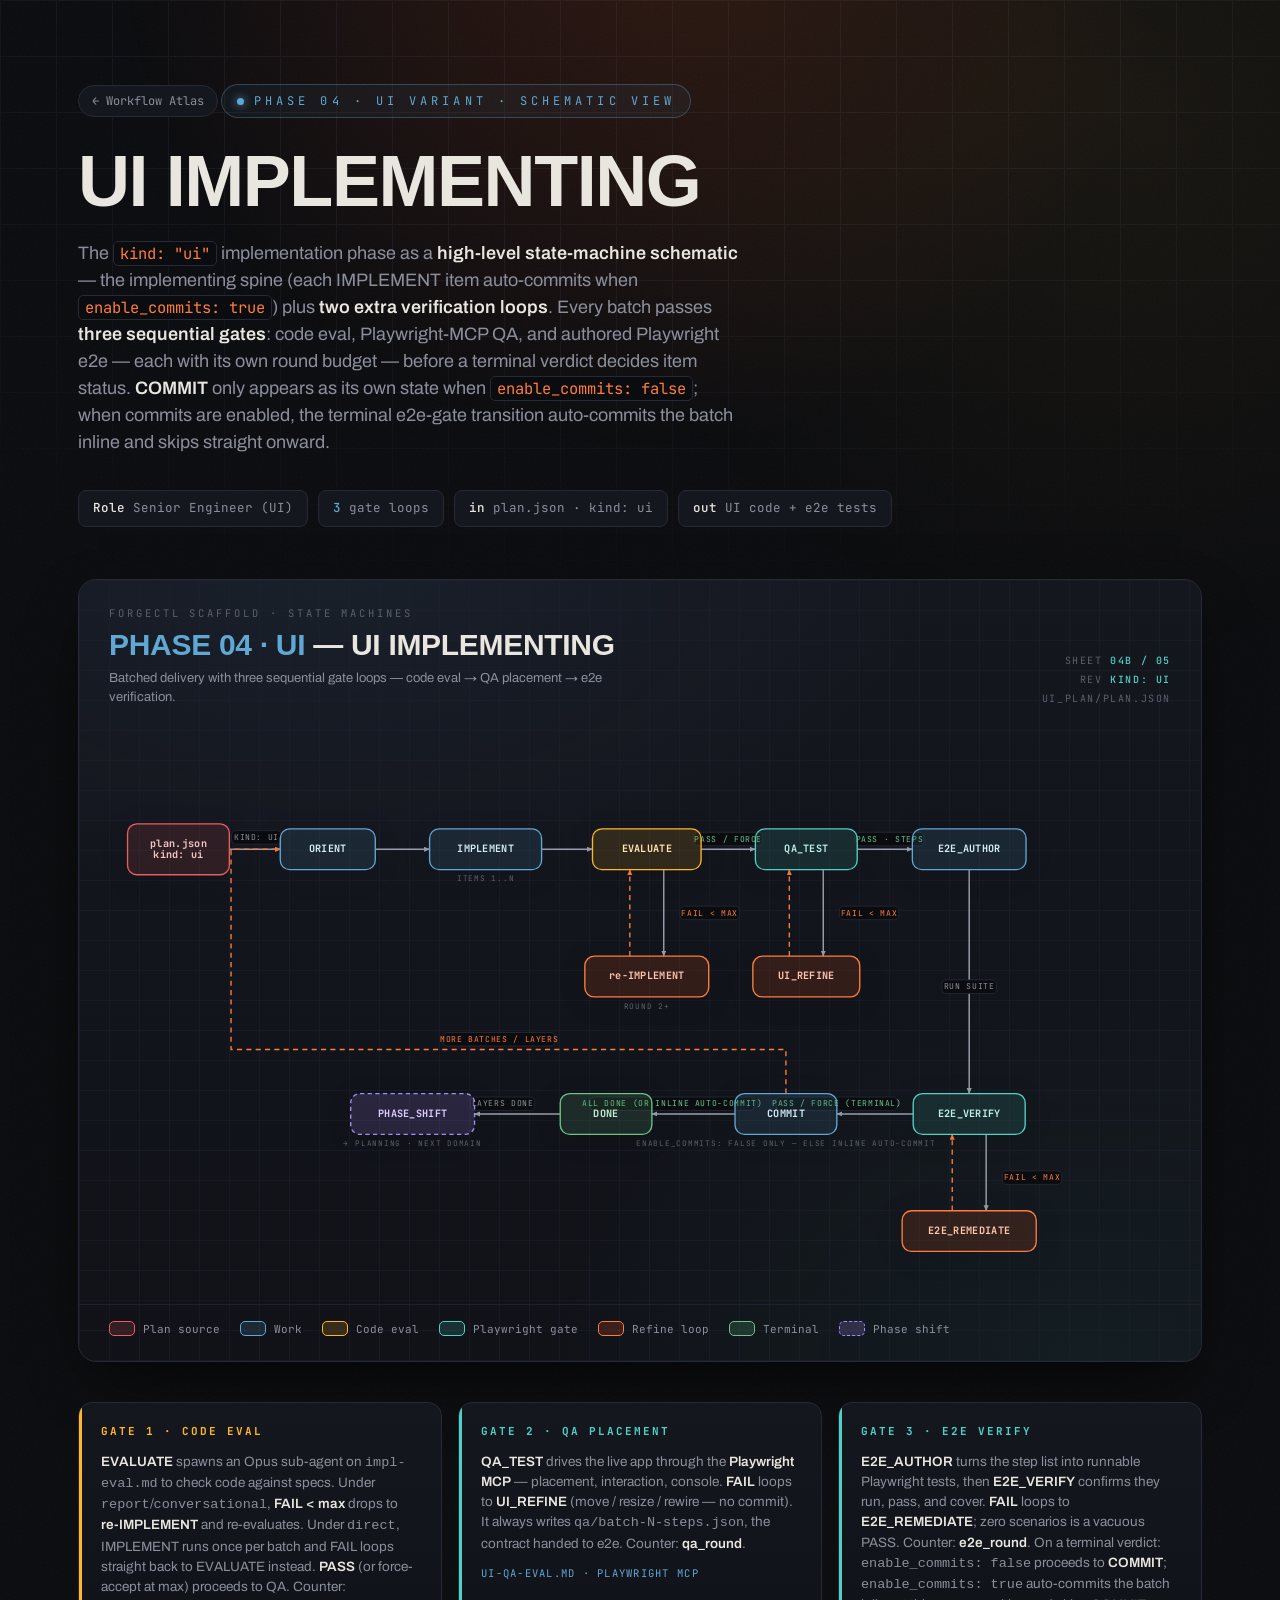
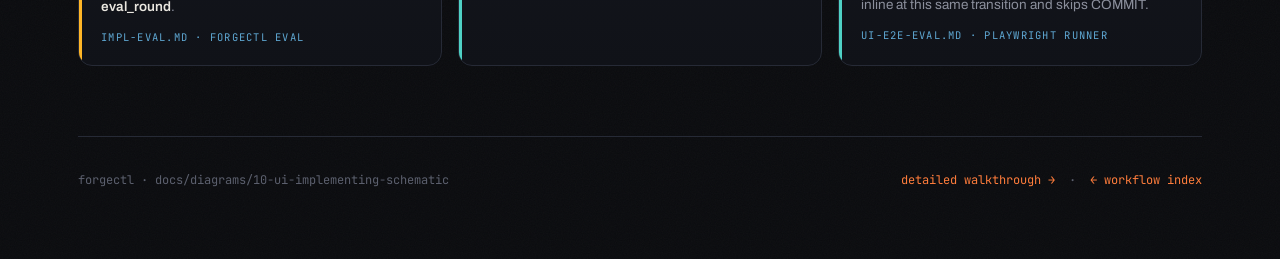
<file: docs/diagrams/html/ui-implementing-schematic.html>
<!DOCTYPE html>
<html lang="en">
<head>
<meta charset="UTF-8" />
<meta name="viewport" content="width=device-width, initial-scale=1.0" />
<title>forgectl — UI Implementing · Schematic</title>
<link rel="preconnect" href="https://fonts.googleapis.com" />
<link rel="preconnect" href="https://fonts.gstatic.com" crossorigin />
<link href="https://fonts.googleapis.com/css2?family=Archivo:wght@400;500;600;700&family=Archivo+Expanded:wght@600;700;800;900&family=JetBrains+Mono:wght@400;500;700&display=swap" rel="stylesheet" />
<link rel="stylesheet" href="forge.css" />
<style>
  /* ── schematic-specific surface ─────────────────────────────── */
  :root { --shift: #a78bfa; --shift-deep: #7c5fd6; --cyan: #4fd1c5; }

  .blueprint {
    position: relative;
    margin: 14px 0 40px;
    border: 1px solid var(--line);
    border-radius: 18px;
    background:
      radial-gradient(ellipse 90% 70% at 22% 0%, rgba(95,168,211,0.06), transparent 60%),
      radial-gradient(ellipse 80% 80% at 90% 100%, rgba(79,209,197,0.06), transparent 60%),
      linear-gradient(180deg, var(--surface) 0%, var(--iron-2) 100%);
    box-shadow: var(--shadow);
    overflow: hidden;
  }
  .blueprint::before {
    content: ''; position: absolute; inset: 0; pointer-events: none; opacity: .5;
    background-image:
      linear-gradient(var(--line-soft) 1px, transparent 1px),
      linear-gradient(90deg, var(--line-soft) 1px, transparent 1px);
    background-size: 30px 30px;
    -webkit-mask-image: radial-gradient(ellipse 120% 120% at 50% 50%, #000 60%, transparent 100%);
    mask-image: radial-gradient(ellipse 120% 120% at 50% 50%, #000 60%, transparent 100%);
  }
  .bp-head {
    position: relative; z-index: 2;
    display: flex; align-items: flex-end; justify-content: space-between;
    flex-wrap: wrap; gap: 14px;
    padding: 26px 30px 4px;
  }
  .bp-head .t-mono {
    font-family: 'JetBrains Mono', monospace; font-size: 10.5px; letter-spacing: .28em;
    text-transform: uppercase; color: var(--muted-2);
  }
  .bp-head h2 {
    font-family: 'Archivo Expanded', sans-serif; font-weight: 800;
    font-size: clamp(20px, 3vw, 30px); text-transform: uppercase; letter-spacing: -.01em;
    line-height: 1; margin-top: 8px;
  }
  .bp-head h2 .ph { color: var(--steel); }
  .bp-head .sub { font-size: 13px; color: var(--muted); margin-top: 9px; max-width: 520px; }
  .bp-stamp {
    font-family: 'JetBrains Mono', monospace; font-size: 10px; letter-spacing: .16em;
    text-transform: uppercase; color: var(--muted-2); text-align: right; line-height: 1.9;
  }
  .bp-stamp b { color: var(--cyan); font-weight: 500; }

  .bp-canvas { position: relative; z-index: 2; padding: 10px 18px 22px; }
  .bp-canvas svg { width: 100%; height: auto; display: block; overflow: visible; }

  /* ── node styling ───────────────────────────────────────────── */
  .nd rect { rx: 11; stroke-width: 1.6; filter: drop-shadow(0 6px 14px rgba(0,0,0,.45)); }
  .nd .lbl {
    font-family: 'JetBrains Mono', monospace; font-weight: 700;
    font-size: 12px; letter-spacing: .03em; text-anchor: middle; dominant-baseline: middle;
  }
  .nd .note {
    font-family: 'JetBrains Mono', monospace; font-weight: 400;
    font-size: 9px; letter-spacing: .1em; text-anchor: middle;
    fill: var(--muted-2); text-transform: uppercase;
  }

  .nd.work     rect { fill: rgba(95,168,211,.12);  stroke: var(--steel); }
  .nd.work     .lbl { fill: #d4ecf8; }
  .nd.decision rect { fill: rgba(255,182,39,.13);  stroke: var(--spark); }
  .nd.decision .lbl { fill: #ffe6ad; }
  .nd.gate     rect { fill: rgba(79,209,197,.12);  stroke: var(--cyan); }
  .nd.gate     .lbl { fill: #bdefe9; }
  .nd.accept   rect { fill: rgba(107,194,138,.14); stroke: var(--ok); }
  .nd.accept   .lbl { fill: #c6edd4; }
  .nd.refine   rect { fill: rgba(255,90,31,.14);   stroke: var(--ember-hot); }
  .nd.refine   .lbl { fill: #ffc6ab; }
  .nd.shift    rect { fill: rgba(167,139,250,.16); stroke: var(--shift); stroke-dasharray: 5 4; }
  .nd.shift    .lbl { fill: #dccbff; }
  .nd.source   rect { fill: rgba(232,93,93,.13);   stroke: var(--fail); }
  .nd.source   .lbl { fill: #f4c4c4; }

  /* edges */
  .edge { fill: none; stroke: #9aa0ad; stroke-width: 1.7; }
  .edge.loop { stroke: var(--ember-hot); stroke-dasharray: 6 5; stroke-width: 1.6; }
  .elabel rect { fill: var(--iron); stroke: var(--line); rx: 5; }
  .elabel text {
    font-family: 'JetBrains Mono', monospace; font-size: 9.5px; letter-spacing: .08em;
    fill: var(--muted); text-anchor: middle; dominant-baseline: middle; text-transform: uppercase;
  }
  .elabel.pass text { fill: var(--ok); }
  .elabel.loop text { fill: var(--ember-hot); }

  /* ── load orchestration ─────────────────────────────────────── */
  .nd { opacity: 0; transform: scale(.92); transform-origin: center;
        transform-box: fill-box; animation: pop .55s cubic-bezier(.2,.9,.25,1) forwards; }
  @keyframes pop { to { opacity: 1; transform: scale(1); } }
  .edge { stroke-dasharray: var(--len); stroke-dashoffset: var(--len);
          animation: draw .6s ease forwards; }
  @keyframes draw { to { stroke-dashoffset: 0; } }
  .edge.loop { animation: drawloop .6s ease forwards; }
  @keyframes drawloop { to { stroke-dashoffset: 0; } }
  .elabel { opacity: 0; animation: fade .4s ease forwards; }
  @keyframes fade { to { opacity: 1; } }

  /* legend strip */
  .key-strip {
    display: flex; flex-wrap: wrap; gap: 9px 20px; align-items: center;
    position: relative; z-index: 2;
    padding: 16px 30px 24px; border-top: 1px solid var(--line-soft);
    font-family: 'JetBrains Mono', monospace; font-size: 11px; color: var(--muted);
  }
  .key-strip .k { display: inline-flex; align-items: center; gap: 8px; }
  .key-strip .sw { width: 26px; height: 15px; border-radius: 5px; border-width: 1.5px; border-style: solid; flex: none; }
  .sw.source   { background: rgba(232,93,93,.16);    border-color: var(--fail); }
  .sw.work     { background: rgba(95,168,211,.16);   border-color: var(--steel); }
  .sw.decision { background: rgba(255,182,39,.16);    border-color: var(--spark); }
  .sw.gate     { background: rgba(79,209,197,.16);    border-color: var(--cyan); }
  .sw.refine   { background: rgba(255,90,31,.18);     border-color: var(--ember-hot); }
  .sw.accept   { background: rgba(107,194,138,.18);   border-color: var(--ok); }
  .sw.shift    { background: rgba(167,139,250,.2);    border-color: var(--shift); border-style: dashed; }
  /* reset forge.css .shift layout util so the legend swatch stays 26px */
  .key-strip .sw.shift { padding-left: 0; margin: 0; position: static; }

  .read-row { display: grid; grid-template-columns: repeat(auto-fit, minmax(250px, 1fr)); gap: 16px; margin: 8px 0 70px; }
  .read {
    background: linear-gradient(180deg, var(--surface), var(--iron-2));
    border: 1px solid var(--line); border-radius: 14px; padding: 20px 22px;
    position: relative; overflow: hidden;
  }
  .read::before { content:''; position:absolute; left:0; top:0; bottom:0; width:3px; }
  .read.g1::before { background: var(--spark); }
  .read.g2::before { background: var(--cyan); }
  .read.g3::before { background: var(--cyan); }
  .read h4 { font-family: 'JetBrains Mono', monospace; font-size: 11px; letter-spacing: .18em; text-transform: uppercase; margin-bottom: 12px; }
  .read.g1 h4 { color: var(--spark); }
  .read.g2 h4, .read.g3 h4 { color: var(--cyan); }
  .read p { font-size: 13.5px; color: var(--muted); }
  .read p b { color: var(--text); font-weight: 600; }
  .read .tool { font-family:'JetBrains Mono',monospace; font-size:10.5px; letter-spacing:.12em; text-transform:uppercase; color: var(--steel); margin-top:12px; }

  @media (prefers-reduced-motion: reduce) {
    .nd, .elabel { opacity: 1 !important; transform: none !important; animation: none !important; }
    .edge { stroke-dashoffset: 0 !important; animation: none !important; }
  }
</style>
</head>
<body>
<div class="grain"></div>

<div class="wrap">
  <header>
    <a class="crumb" href="index.html">← Workflow Atlas</a>
    <span class="kicker steel"><span class="dot"></span> Phase 04 · ui variant · Schematic View</span>
    <h1 class="page-title">UI Implementing</h1>
    <p class="lede">
      The <code>kind: "ui"</code> implementation phase as a <strong>high-level state-machine schematic</strong> —
      the implementing spine (each IMPLEMENT item auto-commits when <code>enable_commits: true</code>) plus
      <strong>two extra verification loops</strong>. Every batch passes <strong>three sequential gates</strong>:
      code eval, Playwright-MCP QA, and authored Playwright e2e — each with its own round budget — before a
      terminal verdict decides item status. <strong>COMMIT</strong> only appears as its own state when
      <code>enable_commits: false</code>; when commits are enabled, the terminal e2e-gate transition
      auto-commits the batch inline and skips straight onward.
    </p>
    <div class="meta-row">
      <span class="chip"><b>Role</b> Senior Engineer (UI)</span>
      <span class="chip steel"><b>3</b> gate loops</span>
      <span class="chip"><b>in</b> plan.json · kind: ui</span>
      <span class="chip"><b>out</b> UI code + e2e tests</span>
    </div>
  </header>

  <!-- ── BLUEPRINT BOARD ─────────────────────────────────────── -->
  <section class="blueprint" data-reveal>
    <div class="bp-head">
      <div>
        <div class="t-mono">forgectl scaffold · state machines</div>
        <h2><span class="ph">Phase 04 · ui</span> — UI Implementing</h2>
        <div class="sub">Batched delivery with three sequential gate loops — code eval → QA placement → e2e verification.</div>
      </div>
      <div class="bp-stamp">
        sheet <b>04b / 05</b><br />
        rev <b>kind: ui</b><br />
        ui_plan/plan.json
      </div>
    </div>

    <div class="bp-canvas">
      <svg id="board" viewBox="0 0 1280 660" role="img"
           aria-label="State-machine schematic for the forgectl UI Implementing phase">
        <defs>
          <marker id="ah" markerWidth="9" markerHeight="9" refX="6.5" refY="3"
                  orient="auto" markerUnits="userSpaceOnUse">
            <path d="M0,0 L7,3 L0,6 Z" fill="context-stroke" />
          </marker>
        </defs>
        <g id="layer-edges"></g>
        <g id="layer-labels"></g>
        <g id="layer-nodes"></g>
      </svg>
    </div>

    <div class="key-strip">
      <span class="k"><span class="sw source"></span> Plan source</span>
      <span class="k"><span class="sw work"></span> Work</span>
      <span class="k"><span class="sw decision"></span> Code eval</span>
      <span class="k"><span class="sw gate"></span> Playwright gate</span>
      <span class="k"><span class="sw refine"></span> Refine loop</span>
      <span class="k"><span class="sw accept"></span> Terminal</span>
      <span class="k"><span class="sw shift"></span> Phase shift</span>
    </div>
  </section>

  <!-- ── THREE GATES ─────────────────────────────────────────── -->
  <div class="read-row">
    <div class="read g1" data-reveal>
      <h4>Gate 1 · Code Eval</h4>
      <p><b>EVALUATE</b> spawns an Opus sub-agent on <code>impl-eval.md</code> to check code against specs.
      Under <code>report</code>/<code>conversational</code>, <b>FAIL &lt; max</b> drops to
      <b>re-IMPLEMENT</b> and re-evaluates. Under <code>direct</code>, IMPLEMENT runs once per batch and
      FAIL loops straight back to EVALUATE instead. <b>PASS</b> (or force-accept at max) proceeds to QA.
      Counter: <b>eval_round</b>.</p>
      <div class="tool">impl-eval.md · forgectl eval</div>
    </div>
    <div class="read g2" data-reveal>
      <h4>Gate 2 · QA Placement</h4>
      <p><b>QA_TEST</b> drives the live app through the <b>Playwright MCP</b> — placement, interaction,
      console. <b>FAIL</b> loops to <b>UI_REFINE</b> (move / resize / rewire — no commit). It always writes
      <code>qa/batch-N-steps.json</code>, the contract handed to e2e. Counter: <b>qa_round</b>.</p>
      <div class="tool">ui-qa-eval.md · Playwright MCP</div>
    </div>
    <div class="read g3" data-reveal>
      <h4>Gate 3 · E2E Verify</h4>
      <p><b>E2E_AUTHOR</b> turns the step list into runnable Playwright tests, then <b>E2E_VERIFY</b> confirms
      they run, pass, and cover. <b>FAIL</b> loops to <b>E2E_REMEDIATE</b>; zero scenarios is a vacuous PASS.
      Counter: <b>e2e_round</b>. On a terminal verdict: <code>enable_commits: false</code> proceeds to
      <b>COMMIT</b>; <code>enable_commits: true</code> auto-commits the batch inline at this same
      transition and skips COMMIT.</p>
      <div class="tool">ui-e2e-eval.md · Playwright runner</div>
    </div>
  </div>

  <footer>
    <span>forgectl · docs/diagrams/10-ui-implementing-schematic</span>
    <span><a href="ui-implementing.html">detailed walkthrough →</a> &nbsp;·&nbsp; <a href="index.html">← workflow index</a></span>
  </footer>
</div>

<script>
/* ── schematic graph definition ──────────────────────────────────
   Two-tier board: forward build + code-eval + QA on the top spine,
   e2e + ship on the lower row (flows right→left). Each gate's refine
   loop hangs below it; COMMIT cycles back to ORIENT for more batches.
   Transitions mirror ui-implementing.html. */
const SVGNS = 'http://www.w3.org/2000/svg';

const N = {
  // top spine — build + code eval + QA
  src:       { cx:96,   cy:150, w:120, h:60, type:'source',   label:['plan.json','kind: ui'] },
  orient:    { cx:272,  cy:150, w:112, h:48, type:'work',     label:['ORIENT'] },
  implement: { cx:458,  cy:150, w:132, h:48, type:'work',     label:['IMPLEMENT'], note:'items 1..n' },
  evaluate:  { cx:648,  cy:150, w:128, h:48, type:'decision', label:['EVALUATE'] },
  qa:        { cx:836,  cy:150, w:120, h:48, type:'gate',     label:['QA_TEST'] },
  author:    { cx:1028, cy:150, w:134, h:48, type:'work',     label:['E2E_AUTHOR'] },

  // refine loops under the top-spine gates
  reimpl:    { cx:648,  cy:300, w:146, h:48, type:'refine',   label:['re-IMPLEMENT'], note:'round 2+' },
  uirefine:  { cx:836,  cy:300, w:126, h:48, type:'refine',   label:['UI_REFINE'] },

  // lower row — e2e + ship  (reads right → left)
  verify:    { cx:1028, cy:462, w:132, h:48, type:'gate',     label:['E2E_VERIFY'] },
  commit:    { cx:812,  cy:462, w:120, h:48, type:'work',     label:['COMMIT'], note:'enable_commits: false only — else inline auto-commit' },
  done:      { cx:600,  cy:462, w:108, h:48, type:'accept',   label:['DONE'] },
  shift:     { cx:372,  cy:462, w:146, h:48, type:'shift',    label:['PHASE_SHIFT'], note:'→ planning · next domain' },

  // refine loop under the e2e gate
  remediate: { cx:1028, cy:600, w:158, h:48, type:'refine',   label:['E2E_REMEDIATE'] },
};
for (const k in N){ const n=N[k]; n.x=n.cx-n.w/2; n.y=n.cy-n.h/2; }

function anchor(id, side, off=0){
  const n = N[id];
  switch(side){
    case 'r': return { x:n.x+n.w, y:n.cy+off };
    case 'l': return { x:n.x,     y:n.cy+off };
    case 't': return { x:n.cx+off, y:n.y };
    case 'b': return { x:n.cx+off, y:n.y+n.h };
  }
}

/* edges: a1/a2 = [node, side, offset]; mids = explicit waypoints */
const E = [
  // top spine forward
  { a1:['src','r'],        a2:['orient','l'],    label:'kind: ui', lp:{x:188,y:136} },
  { a1:['orient','r'],     a2:['implement','l'] },
  { a1:['implement','r'],  a2:['evaluate','l'] },
  { a1:['evaluate','r'],   a2:['qa','l'],        label:'PASS / force', cls:'pass', lp:{x:744,y:138} },
  { a1:['qa','r'],         a2:['author','l'],    label:'PASS · steps', cls:'pass', lp:{x:934,y:138} },

  // gate 1 loop
  { a1:['evaluate','b',20], a2:['reimpl','t',20], label:'FAIL < max', cls:'loop', lp:{x:722,y:225} },
  { a1:['reimpl','t',-20],  a2:['evaluate','b',-20], loop:true },

  // gate 2 loop
  { a1:['qa','b',20],       a2:['uirefine','t',20], label:'FAIL < max', cls:'loop', lp:{x:910,y:225} },
  { a1:['uirefine','t',-20],a2:['qa','b',-20], loop:true },

  // bridge: author → verify (drop to lower row)
  { a1:['author','b'],      a2:['verify','t'],   label:'run suite', lp:{x:1028,y:312} },

  // lower row forward (right → left)
  { a1:['verify','l'],      a2:['commit','r'],   label:'PASS / force (terminal)', cls:'pass', lp:{x:872,y:450} },
  { a1:['commit','l'],      a2:['done','r'],     label:'all done (or inline auto-commit)', cls:'pass', lp:{x:678,y:450} },
  { a1:['done','l'],        a2:['shift','r'],    label:'layers done',  lp:{x:478,y:450} },

  // gate 3 loop
  { a1:['verify','b',20],   a2:['remediate','t',20], label:'FAIL < max', cls:'loop', lp:{x:1102,y:537} },
  { a1:['remediate','t',-20], a2:['verify','b',-20], loop:true },

  // more batches / layers — COMMIT cycles back to ORIENT
  { a1:['commit','t'], a2:['orient','l'],
    mids:[{x:812,y:386},{x:158,y:386},{x:158,y:150}],
    loop:true, label:'more batches / layers', cls:'loop', lp:{x:474,y:374} },
];

const elEdges  = document.getElementById('layer-edges');
const elLabels = document.getElementById('layer-labels');
const elNodes  = document.getElementById('layer-nodes');

function el(name, attrs={}){ const e=document.createElementNS(SVGNS,name);
  for(const k in attrs) e.setAttribute(k, attrs[k]); return e; }

/* ── draw nodes ── */
let ni = 0;
const NODE_STAGGER = 50;
for (const id in N){
  const n = N[id];
  const g = el('g', { class:'nd '+n.type });
  g.style.animationDelay = (ni*NODE_STAGGER) + 'ms';
  g.appendChild(el('rect', { x:n.x, y:n.y, width:n.w, height:n.h, rx:11 }));
  const lines = n.label, lh = 13;
  const y0 = n.cy - (lines.length-1)*lh/2;
  lines.forEach((ln,i)=>{
    const t = el('text', { class:'lbl', x:n.cx, y:y0 + i*lh });
    t.textContent = ln; g.appendChild(t);
  });
  if (n.note){
    const t = el('text', { class:'note', x:n.cx, y:n.y+n.h+14 });
    t.textContent = n.note; g.appendChild(t);
  }
  elNodes.appendChild(g);
  ni++;
}

/* ── draw edges ── */
const nodesDone = ni*NODE_STAGGER;
let ei = 0;
const EDGE_STAGGER = 46;
E.forEach((e)=>{
  const p1 = anchor(...e.a1), p2 = anchor(...e.a2);
  const pts = [p1, ...(e.mids||[]), p2];
  const d = pts.map((p,i)=> (i?'L':'M')+p.x+' '+p.y).join(' ');
  const path = el('path', { class:'edge'+(e.loop?' loop':''), d, 'marker-end':'url(#ah)' });
  let len = 0; for(let i=1;i<pts.length;i++){ len += Math.hypot(pts[i].x-pts[i-1].x, pts[i].y-pts[i-1].y); }
  path.style.setProperty('--len', len.toFixed(1));
  path.style.animationDelay = (nodesDone + ei*EDGE_STAGGER) + 'ms';
  elEdges.appendChild(path);

  if (e.label){
    const lw = e.label.length * 5.6 + 14, lh = 16;
    const g = el('g', { class:'elabel'+(e.cls?' '+e.cls:'') });
    g.style.animationDelay = (nodesDone + ei*EDGE_STAGGER + 200) + 'ms';
    g.appendChild(el('rect', { x:e.lp.x-lw/2, y:e.lp.y-lh/2, width:lw, height:lh, rx:5 }));
    const t = el('text', { x:e.lp.x, y:e.lp.y+0.5 }); t.textContent = e.label;
    g.appendChild(t);
    elLabels.appendChild(g);
  }
  ei++;
});

/* reveal surrounding cards on scroll */
const io = new IntersectionObserver((entries)=>{
  entries.forEach(en=>{ if(en.isIntersecting){ en.target.classList.add('lit'); io.unobserve(en.target);} });
}, { threshold:0.12, rootMargin:'0px 0px -6% 0px' });
document.querySelectorAll('[data-reveal]').forEach(s=>io.observe(s));
</script>
</body>
</html>
</file>
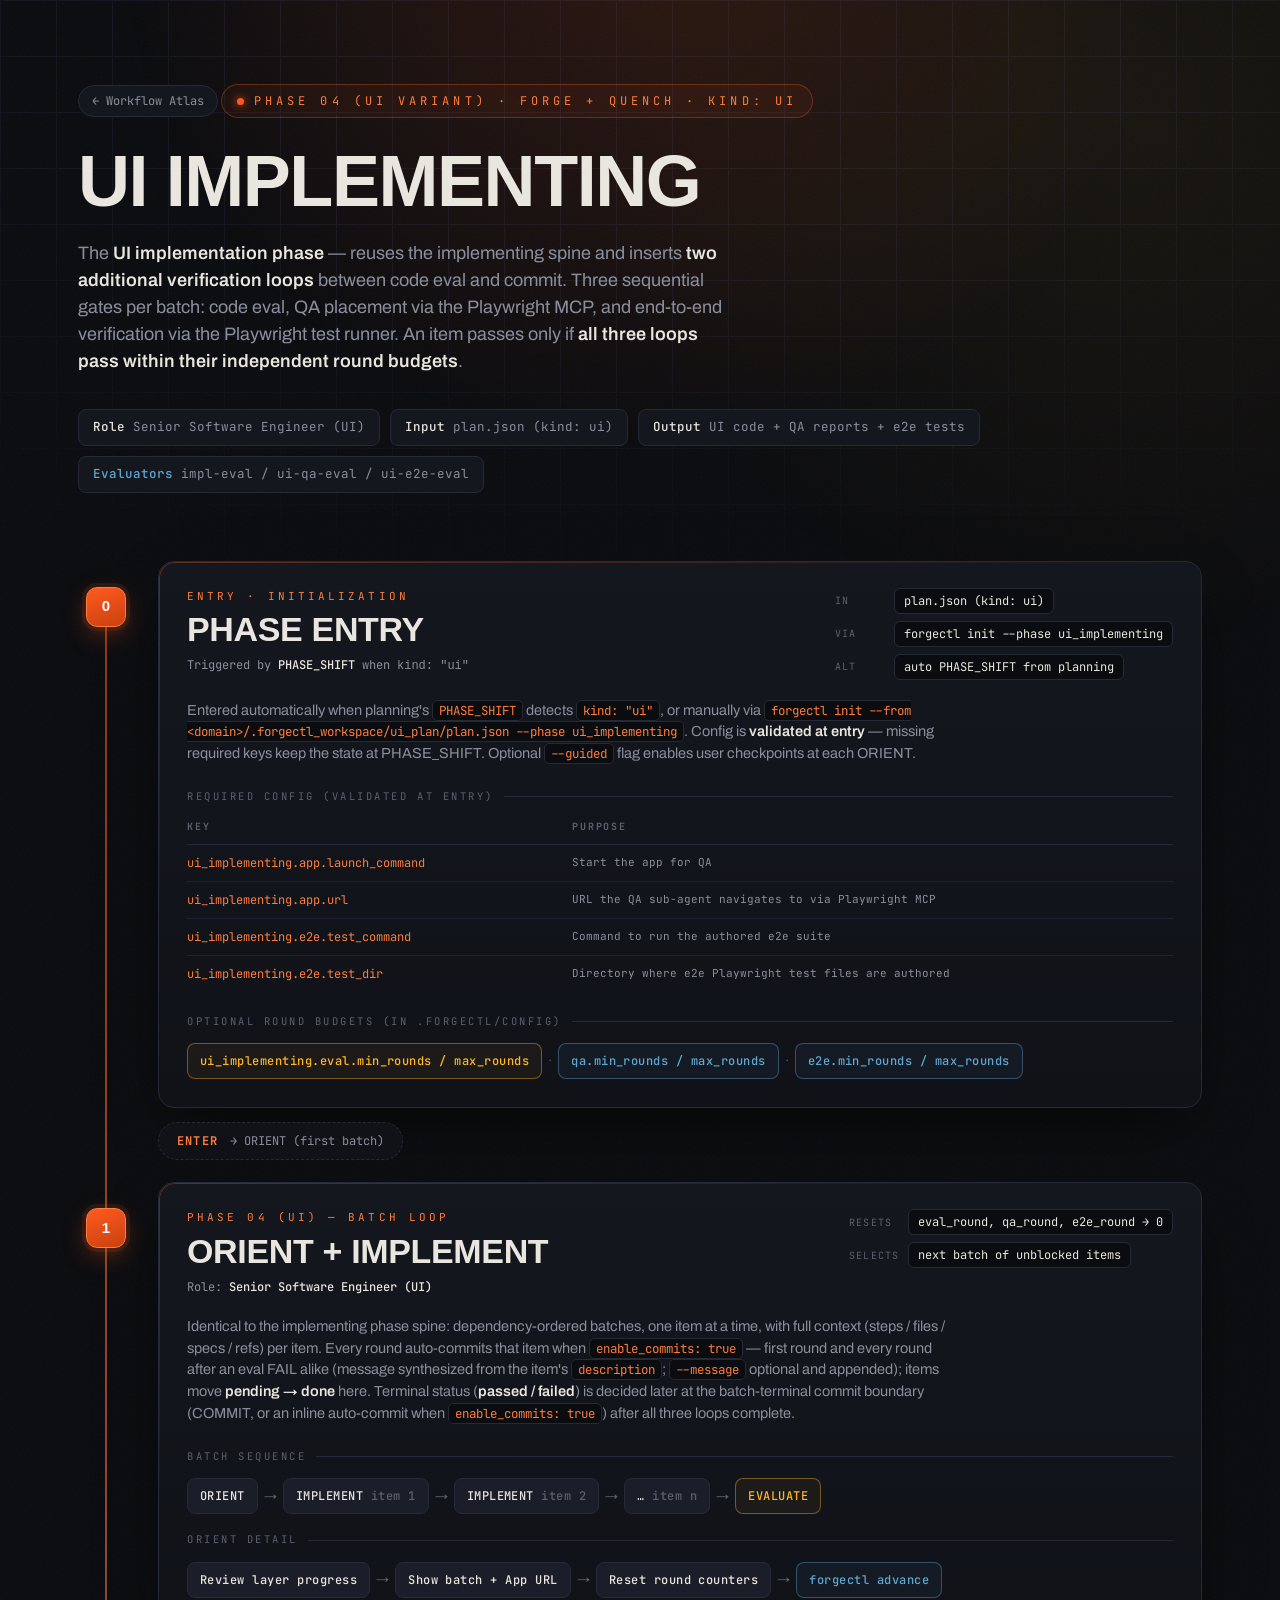
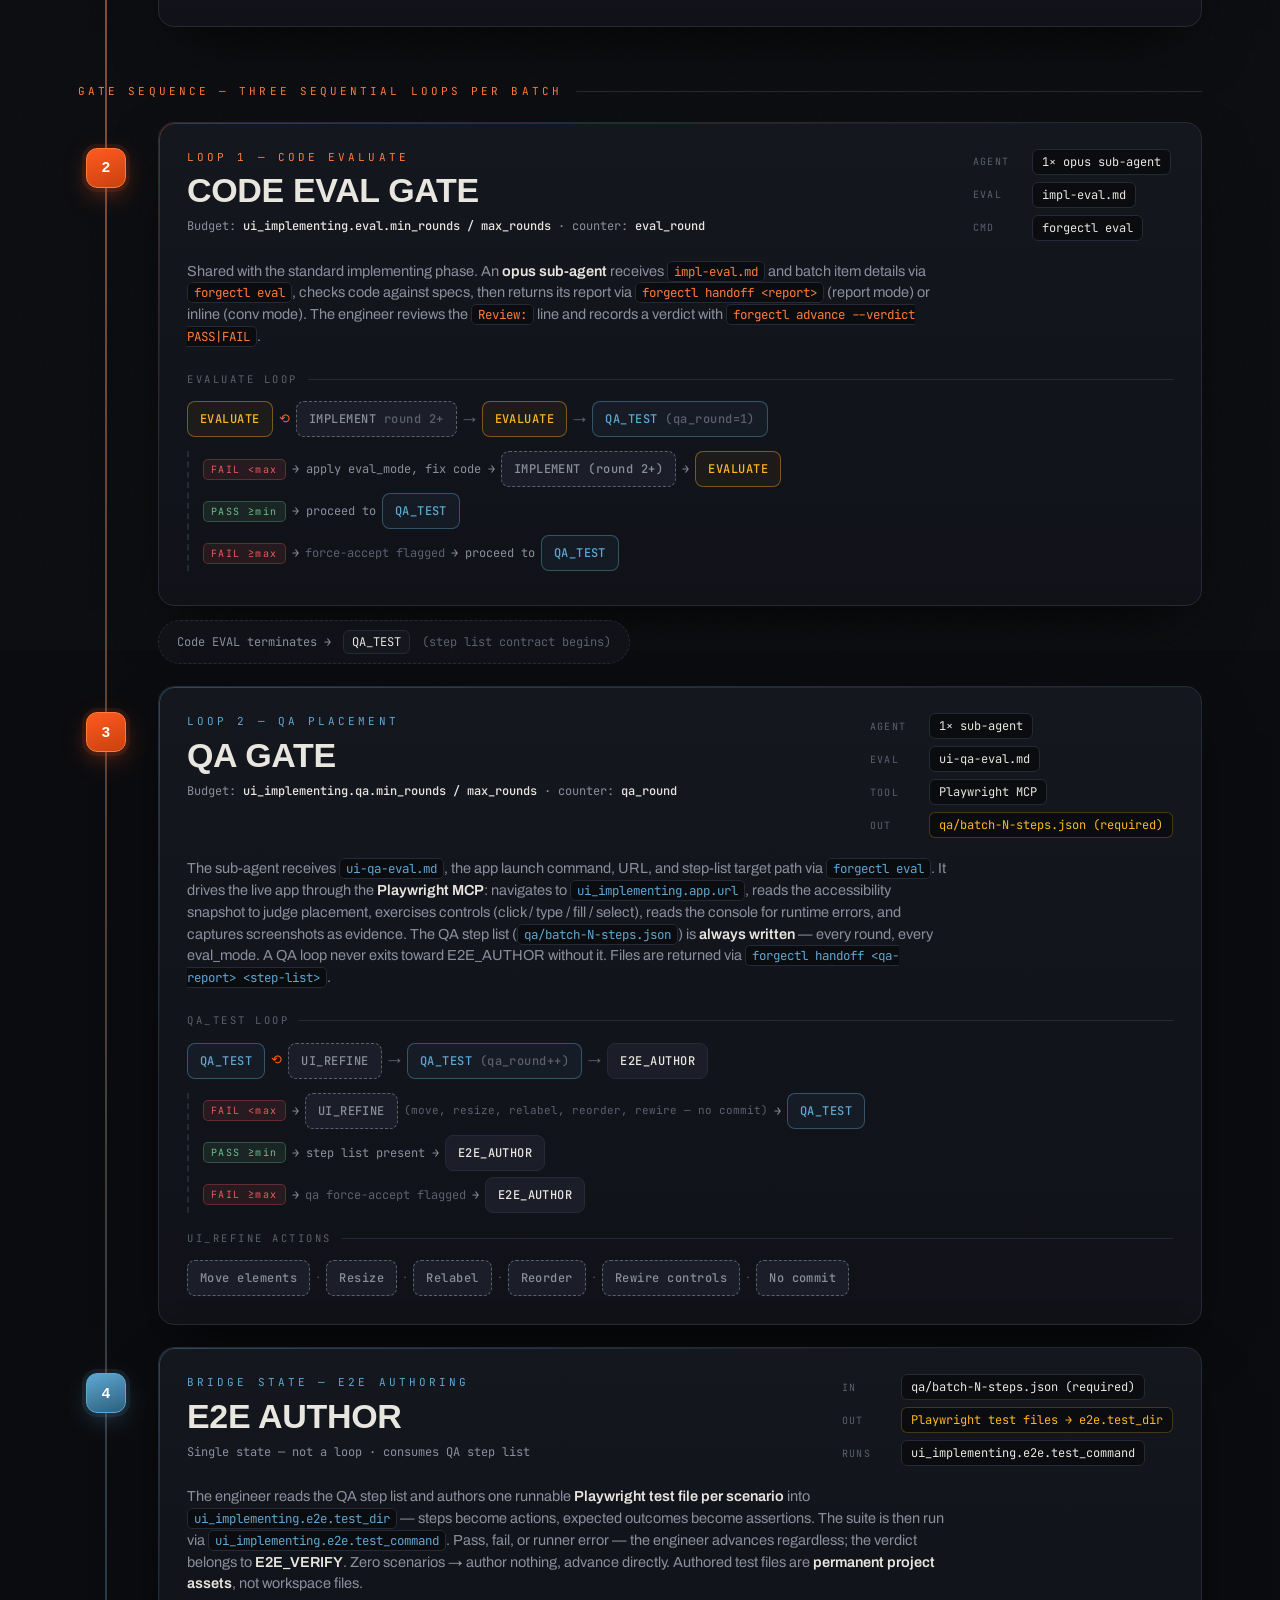
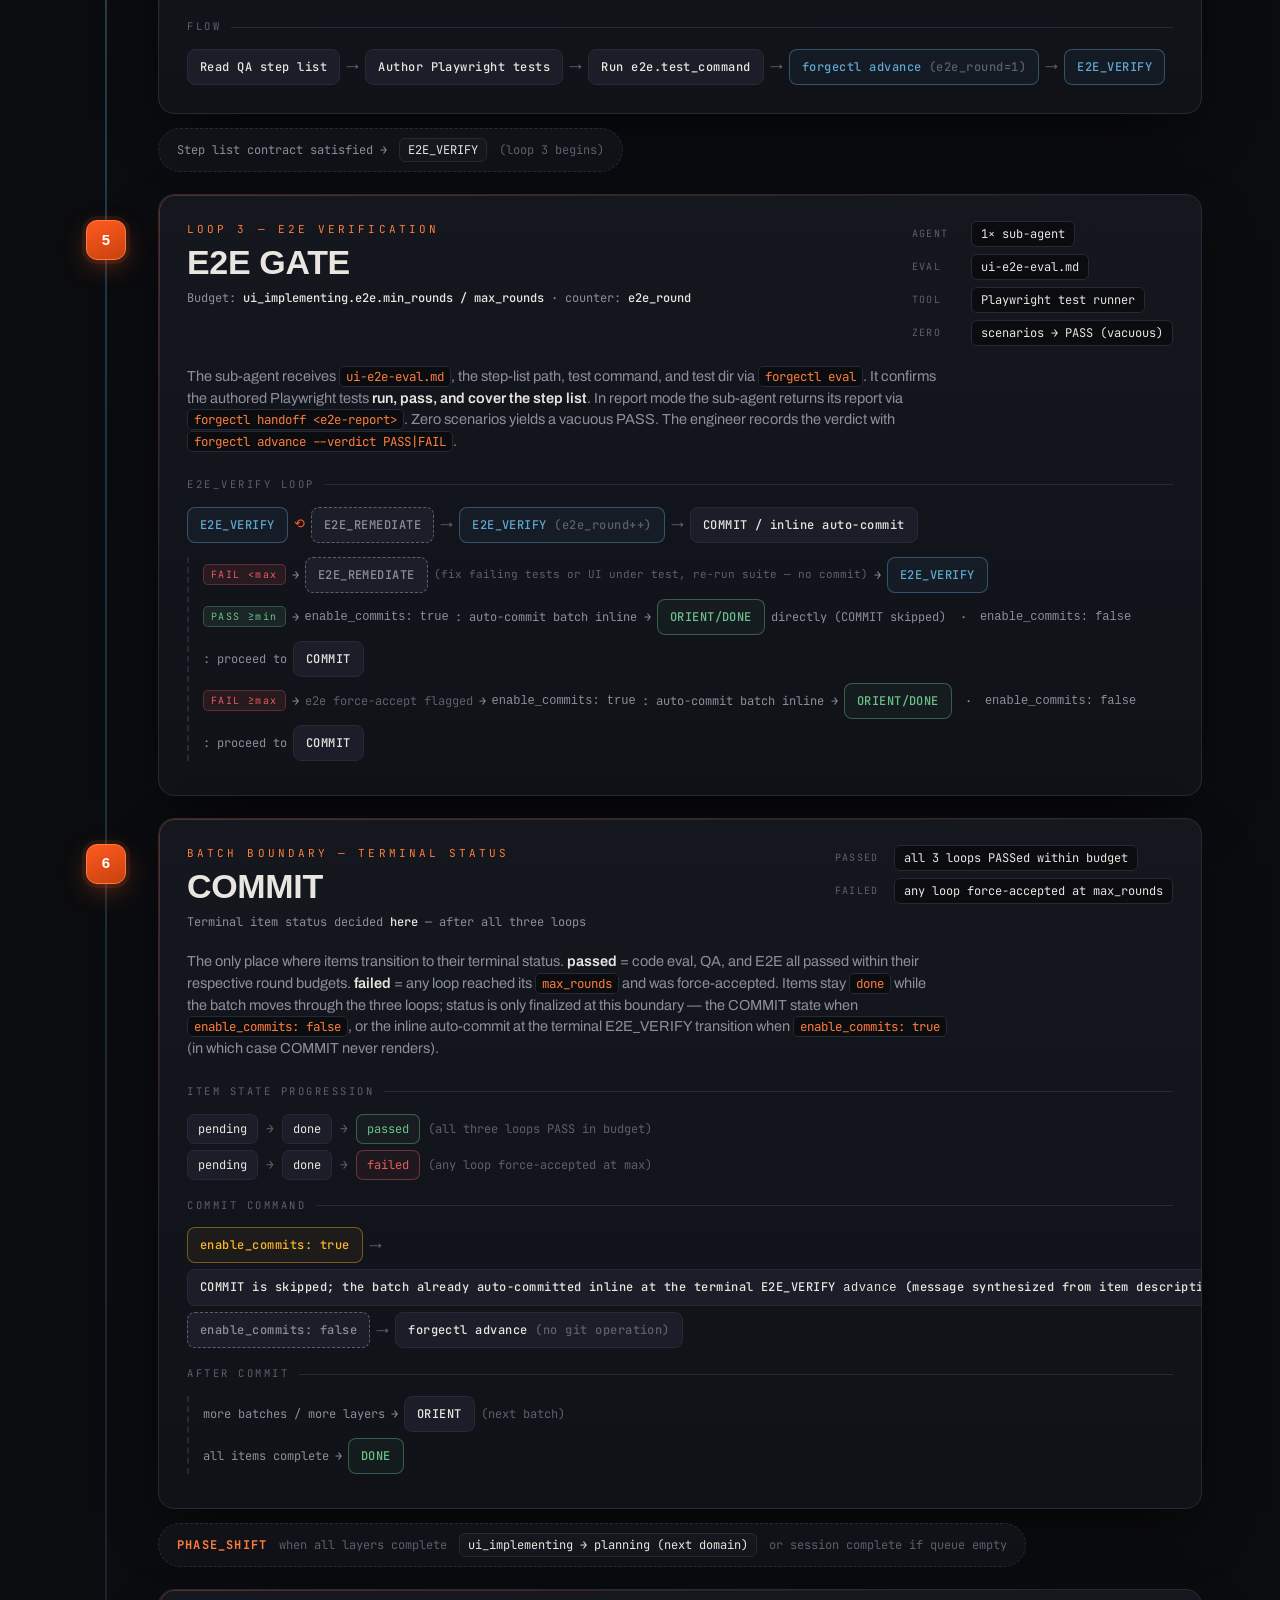
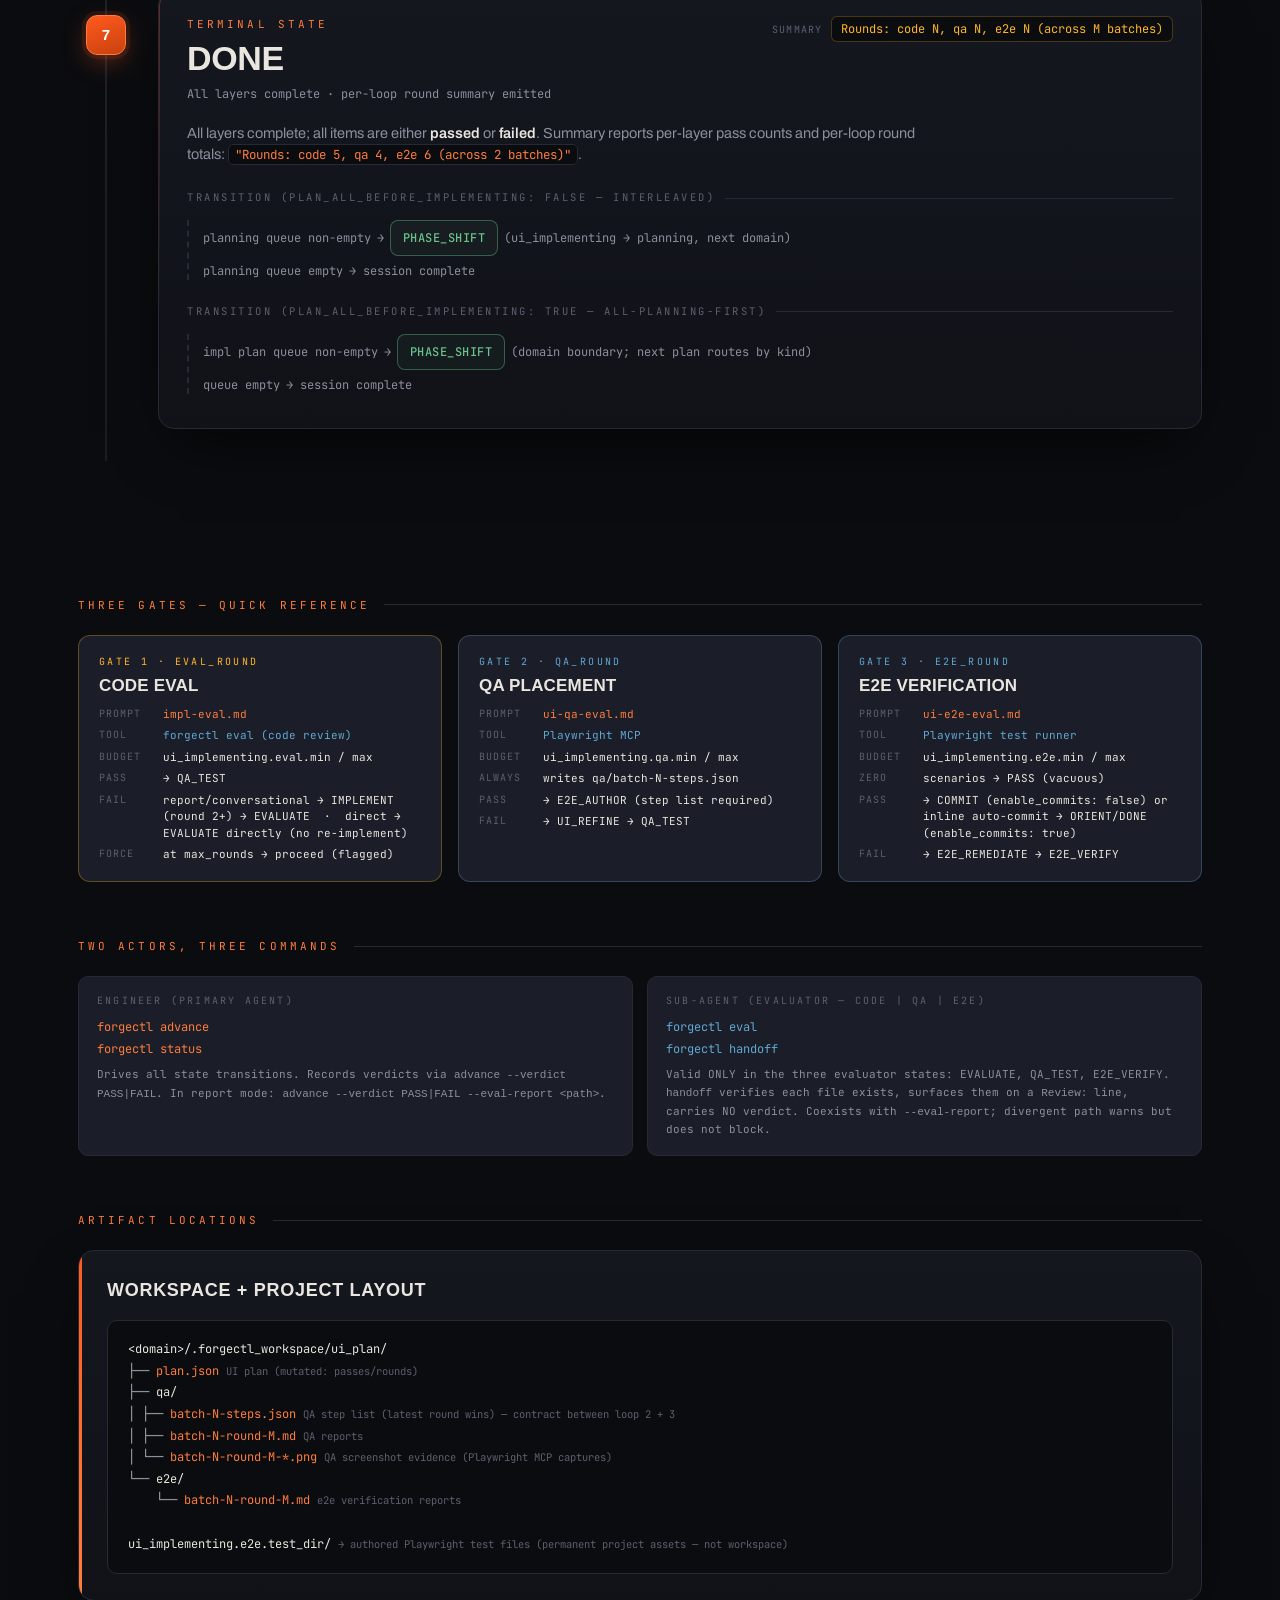
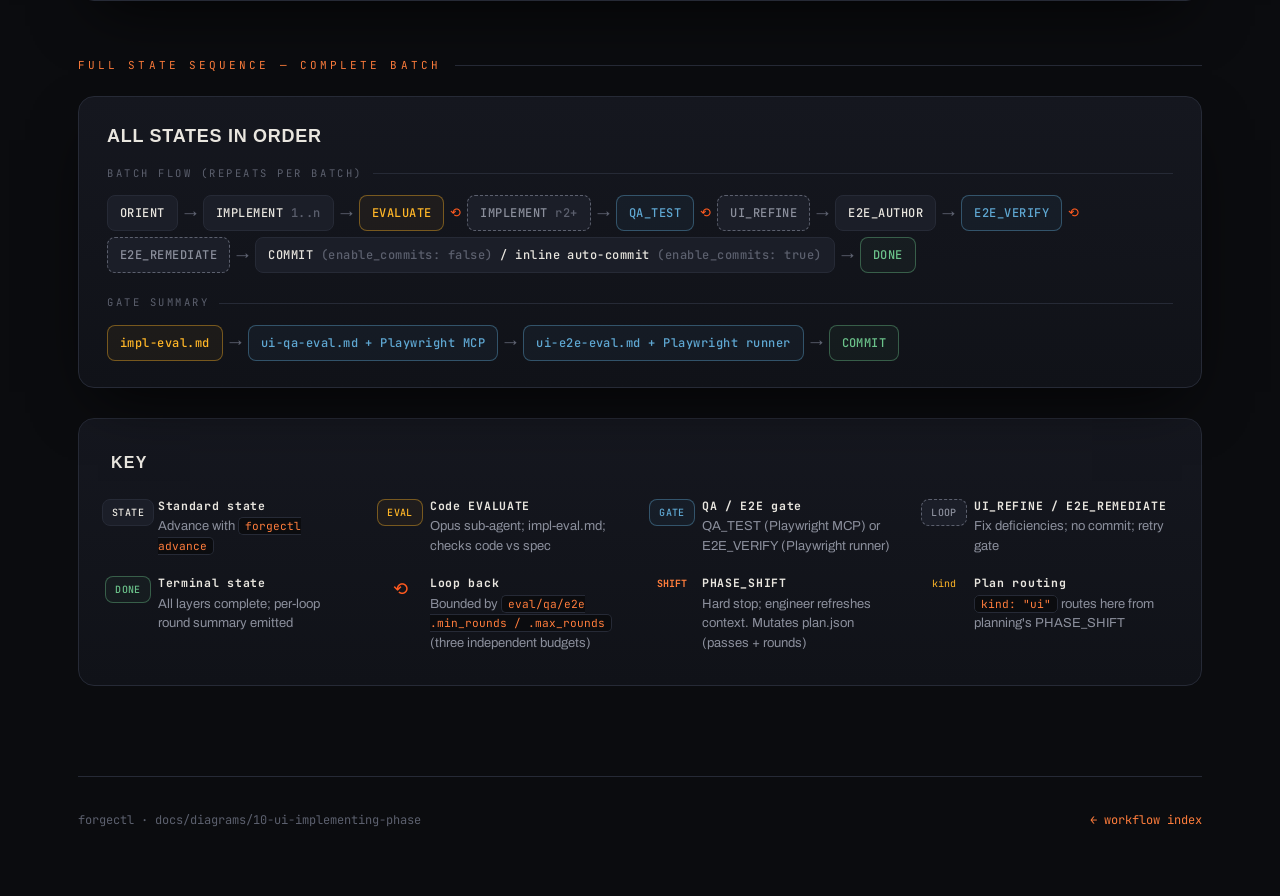
<file: docs/diagrams/html/ui-implementing.html>
<!DOCTYPE html>
<html lang="en">
<head>
<meta charset="UTF-8" />
<meta name="viewport" content="width=device-width, initial-scale=1.0" />
<title>forgectl — UI Implementing Phase</title>
<link rel="preconnect" href="https://fonts.googleapis.com" />
<link rel="preconnect" href="https://fonts.gstatic.com" crossorigin />
<link href="https://fonts.googleapis.com/css2?family=Archivo:wght@400;500;600;700&family=Archivo+Expanded:wght@600;700;800;900&family=JetBrains+Mono:wght@400;500;700&display=swap" rel="stylesheet" />
<link rel="stylesheet" href="forge.css" />
<style>
  .gates-grid {
    display: grid;
    grid-template-columns: repeat(auto-fit, minmax(280px, 1fr));
    gap: 16px;
    margin-top: 6px;
  }
  .gate-card {
    background: var(--surface-2);
    border: 1px solid var(--line);
    border-radius: 12px;
    padding: 18px 20px;
  }
  .gate-card.eval-gate  { border-color: rgba(255,182,39,0.3); }
  .gate-card.qa-gate    { border-color: rgba(95,168,211,0.3); }
  .gate-card.e2e-gate   { border-color: rgba(95,168,211,0.3); }
  .gate-num {
    font-family: 'JetBrains Mono', monospace;
    font-size: 10px; letter-spacing: .24em; text-transform: uppercase;
    margin-bottom: 8px;
  }
  .gate-num.eval-c { color: var(--spark); }
  .gate-num.qa-c   { color: var(--steel); }
  .gate-num.e2e-c  { color: var(--steel); }
  .gate-name {
    font-family: 'Archivo Expanded', sans-serif;
    font-weight: 800; font-size: 17px; text-transform: uppercase;
    letter-spacing: .01em; margin-bottom: 10px; line-height: 1.1;
  }
  .gate-meta {
    font-family: 'JetBrains Mono', monospace;
    font-size: 11px; color: var(--muted); display: flex; flex-direction: column; gap: 5px;
  }
  .gate-meta .ml { display: flex; gap: 8px; align-items: flex-start; }
  .gate-meta .mk { color: var(--muted-2); width: 56px; flex: none; text-transform: uppercase; font-size: 10px; letter-spacing: .1em; }
  .gate-meta .mv { color: var(--text); }
  .gate-meta .mv.file { color: var(--ember-hot); }
  .gate-meta .mv.tool { color: var(--steel); }
  .artifact-tree {
    font-family: 'JetBrains Mono', monospace;
    font-size: 12px; color: var(--muted);
    background: var(--iron); border: 1px solid var(--line);
    border-radius: 10px; padding: 18px 20px;
    line-height: 1.8; margin-top: 4px;
  }
  .artifact-tree .dir  { color: var(--text); }
  .artifact-tree .file { color: var(--ember-hot); }
  .artifact-tree .note { color: var(--muted-2); font-size: 10.5px; }
  .config-table {
    width: 100%;
    font-family: 'JetBrains Mono', monospace;
    font-size: 12px;
    border-collapse: collapse;
    margin-top: 6px;
  }
  .config-table th {
    text-align: left; color: var(--muted-2); font-size: 10px;
    letter-spacing: .18em; text-transform: uppercase; padding: 0 12px 10px 0;
    border-bottom: 1px solid var(--line);
  }
  .config-table td {
    padding: 9px 12px 9px 0; color: var(--muted);
    border-bottom: 1px solid var(--line-soft); vertical-align: top;
  }
  .config-table td.key  { color: var(--ember-hot); white-space: nowrap; }
  .config-table td.desc { font-size: 11px; }
  .config-table tr:last-child td { border-bottom: none; }
  .actor-row {
    display: flex; flex-wrap: wrap; gap: 14px; margin-top: 6px;
  }
  .actor-box {
    flex: 1; min-width: 230px;
    background: var(--surface-2); border: 1px solid var(--line);
    border-radius: 10px; padding: 16px 18px;
    font-family: 'JetBrains Mono', monospace; font-size: 12px;
  }
  .actor-box .actor-name {
    font-size: 10px; letter-spacing: .22em; text-transform: uppercase;
    color: var(--muted-2); margin-bottom: 10px;
  }
  .actor-box .cmd { color: var(--ember-hot); display: block; margin-bottom: 4px; }
  .actor-box .cmd.steel { color: var(--steel); }
  .actor-box .note { color: var(--muted); font-size: 11px; margin-top: 8px; line-height: 1.6; }
  .item-states {
    display: flex; align-items: center; gap: 8px; flex-wrap: wrap;
    font-family: 'JetBrains Mono', monospace; font-size: 12px;
    color: var(--muted); margin-top: 10px;
  }
  .item-states .is { color: var(--text); background: var(--surface-2); border: 1px solid var(--line); padding: 5px 10px; border-radius: 7px; }
  .item-states .is.pass { color: var(--ok); border-color: rgba(107,194,138,0.4); background: rgba(107,194,138,0.05); }
  .item-states .is.fail { color: var(--fail); border-color: rgba(232,93,93,0.4); background: rgba(232,93,93,0.05); }
</style>
</head>
<body>
<div class="grain"></div>

<div class="wrap">
  <header>
    <a class="crumb" href="index.html">← Workflow Atlas</a>
    <span class="kicker"><span class="dot"></span> Phase 04 (UI variant) · Forge + Quench · kind: ui</span>
    <h1 class="page-title">UI Implementing</h1>
    <p class="lede">
      The <strong>UI implementation phase</strong> — reuses the implementing spine and inserts
      <strong>two additional verification loops</strong> between code eval and commit.
      Three sequential gates per batch: code eval, QA placement via the Playwright MCP,
      and end-to-end verification via the Playwright test runner. An item passes only
      if <strong>all three loops pass within their independent round budgets</strong>.
    </p>
    <div class="meta-row">
      <span class="chip"><b>Role</b> Senior Software Engineer (UI)</span>
      <span class="chip"><b>Input</b> plan.json (kind: ui)</span>
      <span class="chip"><b>Output</b> UI code + QA reports + e2e tests</span>
      <span class="chip steel"><b>Evaluators</b> impl-eval / ui-qa-eval / ui-e2e-eval</span>
    </div>
  </header>

  <main class="pipeline">

    <!-- INITIALIZATION -->
    <section class="station" data-station>
      <div class="node-marker">0</div>
      <article class="card">
        <div class="card-head">
          <div class="reveal">
            <div class="phase-label">Entry · Initialization</div>
            <div class="phase-title">Phase Entry</div>
            <div class="role">Triggered by <b>PHASE_SHIFT</b> when <code>kind: "ui"</code></div>
          </div>
          <div class="io reveal">
            <div class="ln"><span class="tag">in</span><span class="val">plan.json (kind: ui)</span></div>
            <div class="ln"><span class="tag">via</span><span class="val">forgectl init --phase ui_implementing</span></div>
            <div class="ln"><span class="tag">alt</span><span class="val">auto PHASE_SHIFT from planning</span></div>
          </div>
        </div>
        <p class="desc reveal">
          Entered automatically when planning's <code>PHASE_SHIFT</code> detects <code>kind: "ui"</code>, or
          manually via <code>forgectl init --from &lt;domain&gt;/.forgectl_workspace/ui_plan/plan.json --phase ui_implementing</code>.
          Config is <strong>validated at entry</strong> — missing required keys keep the state at PHASE_SHIFT.
          Optional <code>--guided</code> flag enables user checkpoints at each ORIENT.
        </p>
        <div class="track-label reveal">Required config (validated at entry)</div>
        <div class="reveal" style="margin-top:6px">
          <table class="config-table">
            <thead>
              <tr>
                <th>Key</th>
                <th>Purpose</th>
              </tr>
            </thead>
            <tbody>
              <tr><td class="key">ui_implementing.app.launch_command</td><td class="desc">Start the app for QA</td></tr>
              <tr><td class="key">ui_implementing.app.url</td><td class="desc">URL the QA sub-agent navigates to via Playwright MCP</td></tr>
              <tr><td class="key">ui_implementing.e2e.test_command</td><td class="desc">Command to run the authored e2e suite</td></tr>
              <tr><td class="key">ui_implementing.e2e.test_dir</td><td class="desc">Directory where e2e Playwright test files are authored</td></tr>
            </tbody>
          </table>
        </div>
        <div class="track-label reveal" style="margin-top:22px">Optional round budgets (in .forgectl/config)</div>
        <div class="track reveal">
          <span class="state eval">ui_implementing.eval.min_rounds / max_rounds</span>
          <span class="arrow">·</span>
          <span class="state gate">qa.min_rounds / max_rounds</span>
          <span class="arrow">·</span>
          <span class="state gate">e2e.min_rounds / max_rounds</span>
        </div>
      </article>
    </section>

    <div class="shift" data-station>
      <div class="shift-inner reveal">
        <span class="ps">ENTER</span> → ORIENT (first batch)
      </div>
    </div>

    <!-- BATCH LOOP OVERVIEW -->
    <section class="station" data-station>
      <div class="node-marker">1</div>
      <article class="card">
        <div class="card-head">
          <div class="reveal">
            <div class="phase-label">Phase 04 (UI) — Batch Loop</div>
            <div class="phase-title">Orient + Implement</div>
            <div class="role">Role: <b>Senior Software Engineer (UI)</b></div>
          </div>
          <div class="io reveal">
            <div class="ln"><span class="tag">resets</span><span class="val">eval_round, qa_round, e2e_round → 0</span></div>
            <div class="ln"><span class="tag">selects</span><span class="val">next batch of unblocked items</span></div>
          </div>
        </div>
        <p class="desc reveal">
          Identical to the implementing phase spine: dependency-ordered batches, one item
          at a time, with full context (steps / files / specs / refs) per item.
          Every round auto-commits that item when <code>enable_commits: true</code> — first
          round and every round after an eval FAIL alike (message synthesized from the item's
          <code>description</code>; <code>--message</code> optional and appended); items move
          <strong>pending → done</strong> here. Terminal status (<strong>passed / failed</strong>)
          is decided later at the batch-terminal commit boundary (COMMIT, or an inline
          auto-commit when <code>enable_commits: true</code>) after all three loops complete.
        </p>
        <div class="track-label reveal">Batch sequence</div>
        <div class="track reveal">
          <span class="state">ORIENT</span>
          <span class="arrow">→</span>
          <span class="state">IMPLEMENT <span class="sub">item 1</span></span>
          <span class="arrow">→</span>
          <span class="state">IMPLEMENT <span class="sub">item 2</span></span>
          <span class="arrow">→</span>
          <span class="state">… <span class="sub">item n</span></span>
          <span class="arrow">→</span>
          <span class="state eval">EVALUATE</span>
        </div>
        <div class="track-label reveal" style="margin-top:18px">ORIENT detail</div>
        <div class="track reveal">
          <span class="state">Review layer progress</span>
          <span class="arrow">→</span>
          <span class="state">Show batch + App URL</span>
          <span class="arrow">→</span>
          <span class="state">Reset round counters</span>
          <span class="arrow">→</span>
          <span class="state gate">forgectl advance</span>
        </div>
      </article>
    </section>

    <!-- SECTION HEAD: THREE GATES -->
    <div class="section-head" data-reveal>Gate Sequence — Three Sequential Loops Per Batch</div>

    <!-- GATE 1: CODE EVAL -->
    <section class="station" data-station>
      <div class="node-marker">2</div>
      <article class="card">
        <div class="card-head">
          <div class="reveal">
            <div class="phase-label">Loop 1 — Code Evaluate</div>
            <div class="phase-title">Code Eval Gate</div>
            <div class="role">Budget: <b>ui_implementing.eval.min_rounds / max_rounds</b> · counter: <b>eval_round</b></div>
          </div>
          <div class="io reveal">
            <div class="ln"><span class="tag">agent</span><span class="val">1× opus sub-agent</span></div>
            <div class="ln"><span class="tag">eval</span><span class="val">impl-eval.md</span></div>
            <div class="ln"><span class="tag">cmd</span><span class="val">forgectl eval</span></div>
          </div>
        </div>
        <p class="desc reveal">
          Shared with the standard implementing phase. An <strong>opus sub-agent</strong> receives
          <code>impl-eval.md</code> and batch item details via <code>forgectl eval</code>, checks code
          against specs, then returns its report via <code>forgectl handoff &lt;report&gt;</code>
          (report mode) or inline (conv mode). The engineer reviews the <code>Review:</code> line
          and records a verdict with <code>forgectl advance --verdict PASS|FAIL</code>.
        </p>
        <div class="track-label reveal">EVALUATE loop</div>
        <div class="track reveal">
          <span class="state eval">EVALUATE</span>
          <span class="arrow loopback">⟲</span>
          <span class="state loop">IMPLEMENT <span class="sub">round 2+</span></span>
          <span class="arrow">→</span>
          <span class="state eval">EVALUATE</span>
          <span class="arrow">→</span>
          <span class="state gate">QA_TEST <span class="sub">(qa_round=1)</span></span>
        </div>
        <div class="branch reveal" style="margin-top:14px">
          <div class="bln">
            <span class="verdict fail">FAIL &lt;max</span>
            → apply eval_mode, fix code → <span class="state loop">IMPLEMENT (round 2+)</span>
            → <span class="state eval">EVALUATE</span>
          </div>
          <div class="bln">
            <span class="verdict pass">PASS ≥min</span>
            → proceed to <span class="state gate">QA_TEST</span>
          </div>
          <div class="bln">
            <span class="verdict fail">FAIL ≥max</span>
            → <span style="color:var(--muted-2)">force-accept flagged</span> → proceed to <span class="state gate">QA_TEST</span>
          </div>
        </div>
      </article>
    </section>

    <div class="shift" data-station>
      <div class="shift-inner reveal">
        Code EVAL terminates → <span class="route">QA_TEST</span>
        <span style="color:var(--muted-2)">(step list contract begins)</span>
      </div>
    </div>

    <!-- GATE 2: QA PLACEMENT -->
    <section class="station" data-station>
      <div class="node-marker">3</div>
      <article class="card steel">
        <div class="card-head">
          <div class="reveal">
            <div class="phase-label">Loop 2 — QA Placement</div>
            <div class="phase-title">QA Gate</div>
            <div class="role">Budget: <b>ui_implementing.qa.min_rounds / max_rounds</b> · counter: <b>qa_round</b></div>
          </div>
          <div class="io reveal">
            <div class="ln"><span class="tag">agent</span><span class="val">1× sub-agent</span></div>
            <div class="ln"><span class="tag">eval</span><span class="val">ui-qa-eval.md</span></div>
            <div class="ln"><span class="tag">tool</span><span class="val">Playwright MCP</span></div>
            <div class="ln"><span class="tag">out</span><span class="val out">qa/batch-N-steps.json (required)</span></div>
          </div>
        </div>
        <p class="desc reveal">
          The sub-agent receives <code>ui-qa-eval.md</code>, the app launch command, URL, and
          step-list target path via <code>forgectl eval</code>. It drives the live app through
          the <strong>Playwright MCP</strong>: navigates to <code>ui_implementing.app.url</code>,
          reads the accessibility snapshot to judge placement, exercises controls
          (click / type / fill / select), reads the console for runtime errors, and
          captures screenshots as evidence. The QA step list
          (<code>qa/batch-N-steps.json</code>) is <strong>always written</strong> — every round,
          every eval_mode. A QA loop never exits toward E2E_AUTHOR without it.
          Files are returned via <code>forgectl handoff &lt;qa-report&gt; &lt;step-list&gt;</code>.
        </p>
        <div class="track-label reveal">QA_TEST loop</div>
        <div class="track reveal">
          <span class="state gate">QA_TEST</span>
          <span class="arrow loopback">⟲</span>
          <span class="state loop">UI_REFINE</span>
          <span class="arrow">→</span>
          <span class="state gate">QA_TEST <span class="sub">(qa_round++)</span></span>
          <span class="arrow">→</span>
          <span class="state">E2E_AUTHOR</span>
        </div>
        <div class="branch reveal" style="margin-top:14px">
          <div class="bln">
            <span class="verdict fail">FAIL &lt;max</span>
            → <span class="state loop">UI_REFINE</span>
            <span style="color:var(--muted-2); font-size:11px">(move, resize, relabel, reorder, rewire — no commit)</span>
            → <span class="state gate">QA_TEST</span>
          </div>
          <div class="bln">
            <span class="verdict pass">PASS ≥min</span>
            → step list present → <span class="state">E2E_AUTHOR</span>
          </div>
          <div class="bln">
            <span class="verdict fail">FAIL ≥max</span>
            → <span style="color:var(--muted-2)">qa force-accept flagged</span> → <span class="state">E2E_AUTHOR</span>
          </div>
        </div>
        <div class="track-label reveal" style="margin-top:18px">UI_REFINE actions</div>
        <div class="track reveal">
          <span class="state loop">Move elements</span>
          <span class="arrow">·</span>
          <span class="state loop">Resize</span>
          <span class="arrow">·</span>
          <span class="state loop">Relabel</span>
          <span class="arrow">·</span>
          <span class="state loop">Reorder</span>
          <span class="arrow">·</span>
          <span class="state loop">Rewire controls</span>
          <span class="arrow">·</span>
          <span class="state loop">No commit</span>
        </div>
      </article>
    </section>

    <!-- E2E_AUTHOR bridging state -->
    <section class="station cool" data-station>
      <div class="node-marker">4</div>
      <article class="card steel">
        <div class="card-head">
          <div class="reveal">
            <div class="phase-label">Bridge State — E2E Authoring</div>
            <div class="phase-title">E2E Author</div>
            <div class="role">Single state — not a loop · consumes QA step list</div>
          </div>
          <div class="io reveal">
            <div class="ln"><span class="tag">in</span><span class="val">qa/batch-N-steps.json (required)</span></div>
            <div class="ln"><span class="tag">out</span><span class="val out">Playwright test files → e2e.test_dir</span></div>
            <div class="ln"><span class="tag">runs</span><span class="val">ui_implementing.e2e.test_command</span></div>
          </div>
        </div>
        <p class="desc reveal">
          The engineer reads the QA step list and authors one runnable <strong>Playwright test file
          per scenario</strong> into <code>ui_implementing.e2e.test_dir</code> — steps become actions,
          expected outcomes become assertions. The suite is then run via
          <code>ui_implementing.e2e.test_command</code>. Pass, fail, or runner error —
          the engineer advances regardless; the verdict belongs to <strong>E2E_VERIFY</strong>.
          Zero scenarios → author nothing, advance directly.
          Authored test files are <strong>permanent project assets</strong>, not workspace files.
        </p>
        <div class="track-label reveal">Flow</div>
        <div class="track reveal">
          <span class="state">Read QA step list</span>
          <span class="arrow">→</span>
          <span class="state">Author Playwright tests</span>
          <span class="arrow">→</span>
          <span class="state">Run e2e.test_command</span>
          <span class="arrow">→</span>
          <span class="state gate">forgectl advance <span class="sub">(e2e_round=1)</span></span>
          <span class="arrow">→</span>
          <span class="state gate">E2E_VERIFY</span>
        </div>
      </article>
    </section>

    <div class="shift" data-station>
      <div class="shift-inner reveal">
        Step list contract satisfied → <span class="route">E2E_VERIFY</span>
        <span style="color:var(--muted-2)">(loop 3 begins)</span>
      </div>
    </div>

    <!-- GATE 3: E2E VERIFICATION -->
    <section class="station" data-station>
      <div class="node-marker">5</div>
      <article class="card">
        <div class="card-head">
          <div class="reveal">
            <div class="phase-label">Loop 3 — E2E Verification</div>
            <div class="phase-title">E2E Gate</div>
            <div class="role">Budget: <b>ui_implementing.e2e.min_rounds / max_rounds</b> · counter: <b>e2e_round</b></div>
          </div>
          <div class="io reveal">
            <div class="ln"><span class="tag">agent</span><span class="val">1× sub-agent</span></div>
            <div class="ln"><span class="tag">eval</span><span class="val">ui-e2e-eval.md</span></div>
            <div class="ln"><span class="tag">tool</span><span class="val">Playwright test runner</span></div>
            <div class="ln"><span class="tag">zero</span><span class="val">scenarios → PASS (vacuous)</span></div>
          </div>
        </div>
        <p class="desc reveal">
          The sub-agent receives <code>ui-e2e-eval.md</code>, the step-list path, test command,
          and test dir via <code>forgectl eval</code>. It confirms the authored Playwright tests
          <strong>run, pass, and cover the step list</strong>. In report mode the sub-agent returns
          its report via <code>forgectl handoff &lt;e2e-report&gt;</code>. Zero scenarios yields
          a vacuous PASS. The engineer records the verdict with
          <code>forgectl advance --verdict PASS|FAIL</code>.
        </p>
        <div class="track-label reveal">E2E_VERIFY loop</div>
        <div class="track reveal">
          <span class="state gate">E2E_VERIFY</span>
          <span class="arrow loopback">⟲</span>
          <span class="state loop">E2E_REMEDIATE</span>
          <span class="arrow">→</span>
          <span class="state gate">E2E_VERIFY <span class="sub">(e2e_round++)</span></span>
          <span class="arrow">→</span>
          <span class="state">COMMIT / inline auto-commit</span>
        </div>
        <div class="branch reveal" style="margin-top:14px">
          <div class="bln">
            <span class="verdict fail">FAIL &lt;max</span>
            → <span class="state loop">E2E_REMEDIATE</span>
            <span style="color:var(--muted-2); font-size:11px">(fix failing tests or UI under test, re-run suite — no commit)</span>
            → <span class="state gate">E2E_VERIFY</span>
          </div>
          <div class="bln">
            <span class="verdict pass">PASS ≥min</span>
            → <code>enable_commits: true</code>: auto-commit batch inline → <span class="state terminal">ORIENT/DONE</span> directly (COMMIT skipped)
            &nbsp;·&nbsp; <code>enable_commits: false</code>: proceed to <span class="state">COMMIT</span>
          </div>
          <div class="bln">
            <span class="verdict fail">FAIL ≥max</span>
            → <span style="color:var(--muted-2)">e2e force-accept flagged</span> →
            <code>enable_commits: true</code>: auto-commit batch inline → <span class="state terminal">ORIENT/DONE</span>
            &nbsp;·&nbsp; <code>enable_commits: false</code>: proceed to <span class="state">COMMIT</span>
          </div>
        </div>
      </article>
    </section>

    <!-- COMMIT -->
    <section class="station" data-station>
      <div class="node-marker">6</div>
      <article class="card">
        <div class="card-head">
          <div class="reveal">
            <div class="phase-label">Batch Boundary — Terminal Status</div>
            <div class="phase-title">Commit</div>
            <div class="role">Terminal item status decided <b>here</b> — after all three loops</div>
          </div>
          <div class="io reveal">
            <div class="ln"><span class="tag">passed</span><span class="val">all 3 loops PASSed within budget</span></div>
            <div class="ln"><span class="tag">failed</span><span class="val">any loop force-accepted at max_rounds</span></div>
          </div>
        </div>
        <p class="desc reveal">
          The only place where items transition to their terminal status.
          <strong>passed</strong> = code eval, QA, and E2E all passed within their respective
          round budgets. <strong>failed</strong> = any loop reached its <code>max_rounds</code>
          and was force-accepted. Items stay <code>done</code> while the batch moves
          through the three loops; status is only finalized at this boundary — the COMMIT
          state when <code>enable_commits: false</code>, or the inline auto-commit at the
          terminal E2E_VERIFY transition when <code>enable_commits: true</code> (in which case
          COMMIT never renders).
        </p>
        <div class="track-label reveal">Item state progression</div>
        <div class="item-states reveal">
          <span class="is">pending</span>
          <span class="arrow">→</span>
          <span class="is">done</span>
          <span class="arrow">→</span>
          <span class="is pass">passed</span>
          <span style="color:var(--muted-2); font-size:12px; font-family:'JetBrains Mono',monospace">(all three loops PASS in budget)</span>
        </div>
        <div class="item-states reveal" style="margin-top:6px">
          <span class="is">pending</span>
          <span class="arrow">→</span>
          <span class="is">done</span>
          <span class="arrow">→</span>
          <span class="is fail">failed</span>
          <span style="color:var(--muted-2); font-size:12px; font-family:'JetBrains Mono',monospace">(any loop force-accepted at max)</span>
        </div>
        <div class="track-label reveal" style="margin-top:18px">Commit command</div>
        <div class="track reveal">
          <span class="state eval">enable_commits: true</span>
          <span class="arrow">→</span>
          <span class="state">COMMIT is skipped; the batch already auto-committed inline at the terminal E2E_VERIFY <code>advance</code> (message synthesized from item descriptions)</span>
        </div>
        <div class="track reveal" style="margin-top:6px">
          <span class="state loop">enable_commits: false</span>
          <span class="arrow">→</span>
          <span class="state">forgectl advance <span class="sub">(no git operation)</span></span>
        </div>
        <div class="track-label reveal" style="margin-top:18px">After commit</div>
        <div class="branch reveal">
          <div class="bln">
            <span style="color:var(--muted)">more batches / more layers</span>
            → <span class="state">ORIENT</span>
            <span style="color:var(--muted-2)">(next batch)</span>
          </div>
          <div class="bln">
            <span style="color:var(--muted)">all items complete</span>
            → <span class="state terminal">DONE</span>
          </div>
        </div>
      </article>
    </section>

    <div class="shift" data-station>
      <div class="shift-inner reveal">
        <span class="ps">PHASE_SHIFT</span>
        <span style="color:var(--muted-2)">when all layers complete</span>
        <span class="route">ui_implementing → planning (next domain)</span>
        <span style="color:var(--muted-2)">or session complete if queue empty</span>
      </div>
    </div>

    <!-- DONE -->
    <section class="station" data-station>
      <div class="node-marker">7</div>
      <article class="card">
        <div class="card-head">
          <div class="reveal">
            <div class="phase-label">Terminal State</div>
            <div class="phase-title">Done</div>
            <div class="role">All layers complete · per-loop round summary emitted</div>
          </div>
          <div class="io reveal">
            <div class="ln"><span class="tag">summary</span><span class="val out">Rounds: code N, qa N, e2e N (across M batches)</span></div>
          </div>
        </div>
        <p class="desc reveal">
          All layers complete; all items are either <strong>passed</strong> or <strong>failed</strong>.
          Summary reports per-layer pass counts and per-loop round totals:
          <code>"Rounds: code 5, qa 4, e2e 6 (across 2 batches)"</code>.
        </p>
        <div class="track-label reveal">Transition (plan_all_before_implementing: false — interleaved)</div>
        <div class="branch reveal">
          <div class="bln"><span style="color:var(--muted)">planning queue non-empty</span> → <span class="state terminal">PHASE_SHIFT</span> (ui_implementing → planning, next domain)</div>
          <div class="bln"><span style="color:var(--muted)">planning queue empty</span> → session complete</div>
        </div>
        <div class="track-label reveal">Transition (plan_all_before_implementing: true — all-planning-first)</div>
        <div class="branch reveal">
          <div class="bln"><span style="color:var(--muted)">impl plan queue non-empty</span> → <span class="state terminal">PHASE_SHIFT</span> (domain boundary; next plan routes by kind)</div>
          <div class="bln"><span style="color:var(--muted)">queue empty</span> → session complete</div>
        </div>
      </article>
    </section>

  </main>

  <!-- SECTION: THREE GATES REFERENCE -->
  <div class="section-head" data-reveal>Three Gates — Quick Reference</div>

  <div data-reveal>
    <div class="gates-grid">
      <div class="gate-card eval-gate reveal">
        <div class="gate-num eval-c">Gate 1 · eval_round</div>
        <div class="gate-name">Code Eval</div>
        <div class="gate-meta">
          <div class="ml"><span class="mk">Prompt</span><span class="mv file">impl-eval.md</span></div>
          <div class="ml"><span class="mk">Tool</span><span class="mv tool">forgectl eval (code review)</span></div>
          <div class="ml"><span class="mk">Budget</span><span class="mv">ui_implementing.eval.min / max</span></div>
          <div class="ml"><span class="mk">PASS</span><span class="mv">→ QA_TEST</span></div>
          <div class="ml"><span class="mk">FAIL</span><span class="mv">report/conversational → IMPLEMENT (round 2+) → EVALUATE &nbsp;·&nbsp; direct → EVALUATE directly (no re-implement)</span></div>
          <div class="ml"><span class="mk">Force</span><span class="mv">at max_rounds → proceed (flagged)</span></div>
        </div>
      </div>
      <div class="gate-card qa-gate reveal">
        <div class="gate-num qa-c">Gate 2 · qa_round</div>
        <div class="gate-name">QA Placement</div>
        <div class="gate-meta">
          <div class="ml"><span class="mk">Prompt</span><span class="mv file">ui-qa-eval.md</span></div>
          <div class="ml"><span class="mk">Tool</span><span class="mv tool">Playwright MCP</span></div>
          <div class="ml"><span class="mk">Budget</span><span class="mv">ui_implementing.qa.min / max</span></div>
          <div class="ml"><span class="mk">Always</span><span class="mv">writes qa/batch-N-steps.json</span></div>
          <div class="ml"><span class="mk">PASS</span><span class="mv">→ E2E_AUTHOR (step list required)</span></div>
          <div class="ml"><span class="mk">FAIL</span><span class="mv">→ UI_REFINE → QA_TEST</span></div>
        </div>
      </div>
      <div class="gate-card e2e-gate reveal">
        <div class="gate-num e2e-c">Gate 3 · e2e_round</div>
        <div class="gate-name">E2E Verification</div>
        <div class="gate-meta">
          <div class="ml"><span class="mk">Prompt</span><span class="mv file">ui-e2e-eval.md</span></div>
          <div class="ml"><span class="mk">Tool</span><span class="mv tool">Playwright test runner</span></div>
          <div class="ml"><span class="mk">Budget</span><span class="mv">ui_implementing.e2e.min / max</span></div>
          <div class="ml"><span class="mk">Zero</span><span class="mv">scenarios → PASS (vacuous)</span></div>
          <div class="ml"><span class="mk">PASS</span><span class="mv">→ COMMIT (enable_commits: false) or inline auto-commit → ORIENT/DONE (enable_commits: true)</span></div>
          <div class="ml"><span class="mk">FAIL</span><span class="mv">→ E2E_REMEDIATE → E2E_VERIFY</span></div>
        </div>
      </div>
    </div>
  </div>

  <!-- SECTION: ACTORS + COMMANDS -->
  <div class="section-head" data-reveal>Two Actors, Three Commands</div>

  <div data-reveal>
    <div class="actor-row">
      <div class="actor-box reveal">
        <div class="actor-name">Engineer (primary agent)</div>
        <span class="cmd">forgectl advance</span>
        <span class="cmd">forgectl status</span>
        <div class="note">
          Drives all state transitions. Records verdicts via
          <code>advance --verdict PASS|FAIL</code>.
          In report mode: <code>advance --verdict PASS|FAIL --eval-report &lt;path&gt;</code>.
        </div>
      </div>
      <div class="actor-box reveal">
        <div class="actor-name">Sub-agent (evaluator — code | qa | e2e)</div>
        <span class="cmd steel">forgectl eval</span>
        <span class="cmd steel">forgectl handoff</span>
        <div class="note">
          Valid ONLY in the three evaluator states: EVALUATE, QA_TEST, E2E_VERIFY.
          <code>handoff</code> verifies each file exists, surfaces them on a <code>Review:</code>
          line, carries NO verdict. Coexists with <code>--eval-report</code>; divergent path warns but does not block.
        </div>
      </div>
    </div>
  </div>

  <!-- SECTION: ARTIFACT LOCATIONS -->
  <div class="section-head" data-reveal>Artifact Locations</div>

  <div data-reveal>
    <div class="panel accent reveal">
      <div class="panel-title">Workspace + Project Layout</div>
      <div class="artifact-tree">
        <span class="dir">&lt;domain&gt;/.forgectl_workspace/ui_plan/</span><br>
        ├── <span class="file">plan.json</span>               <span class="note">UI plan (mutated: passes/rounds)</span><br>
        ├── <span class="dir">qa/</span><br>
        │   ├── <span class="file">batch-N-steps.json</span>   <span class="note">QA step list (latest round wins) — contract between loop 2 + 3</span><br>
        │   ├── <span class="file">batch-N-round-M.md</span>   <span class="note">QA reports</span><br>
        │   └── <span class="file">batch-N-round-M-*.png</span> <span class="note">QA screenshot evidence (Playwright MCP captures)</span><br>
        └── <span class="dir">e2e/</span><br>
        &nbsp;&nbsp;&nbsp; └── <span class="file">batch-N-round-M.md</span>   <span class="note">e2e verification reports</span><br>
        <br>
        <span class="dir">ui_implementing.e2e.test_dir/</span>   <span class="note">→ authored Playwright test files (permanent project assets — not workspace)</span>
      </div>
    </div>
  </div>

  <!-- SECTION: FULL STATE SEQUENCE -->
  <div class="section-head" data-reveal>Full State Sequence — Complete Batch</div>

  <div data-reveal>
    <div class="panel reveal">
      <div class="panel-title">All States in Order</div>
      <div class="track-label" style="margin-top:0">Batch flow (repeats per batch)</div>
      <div class="track reveal">
        <span class="state">ORIENT</span>
        <span class="arrow">→</span>
        <span class="state">IMPLEMENT <span class="sub">1..n</span></span>
        <span class="arrow">→</span>
        <span class="state eval">EVALUATE</span>
        <span class="arrow loopback">⟲</span>
        <span class="state loop">IMPLEMENT <span class="sub">r2+</span></span>
        <span class="arrow">→</span>
        <span class="state gate">QA_TEST</span>
        <span class="arrow loopback">⟲</span>
        <span class="state loop">UI_REFINE</span>
        <span class="arrow">→</span>
        <span class="state">E2E_AUTHOR</span>
        <span class="arrow">→</span>
        <span class="state gate">E2E_VERIFY</span>
        <span class="arrow loopback">⟲</span>
        <span class="state loop">E2E_REMEDIATE</span>
        <span class="arrow">→</span>
        <span class="state">COMMIT <span class="sub">(enable_commits: false)</span> / inline auto-commit <span class="sub">(enable_commits: true)</span></span>
        <span class="arrow">→</span>
        <span class="state terminal">DONE</span>
      </div>
      <div class="track-label" style="margin-top:22px">Gate summary</div>
      <div class="track reveal">
        <span class="state eval">impl-eval.md</span>
        <span class="arrow">→</span>
        <span class="state gate">ui-qa-eval.md + Playwright MCP</span>
        <span class="arrow">→</span>
        <span class="state gate">ui-e2e-eval.md + Playwright runner</span>
        <span class="arrow">→</span>
        <span class="state terminal">COMMIT</span>
      </div>
    </div>
  </div>

  <!-- LEGEND -->
  <section class="legend" data-station>
    <h3>Key</h3>
    <div class="legend-grid">
      <div class="leg-item reveal"><div class="sw"><span class="state" style="padding:5px 9px;font-size:10px">STATE</span></div><div class="txt"><b>Standard state</b>Advance with <code>forgectl advance</code></div></div>
      <div class="leg-item reveal"><div class="sw"><span class="state eval" style="padding:5px 9px;font-size:10px">EVAL</span></div><div class="txt"><b>Code EVALUATE</b>Opus sub-agent; impl-eval.md; checks code vs spec</div></div>
      <div class="leg-item reveal"><div class="sw"><span class="state gate" style="padding:5px 9px;font-size:10px">GATE</span></div><div class="txt"><b>QA / E2E gate</b>QA_TEST (Playwright MCP) or E2E_VERIFY (Playwright runner)</div></div>
      <div class="leg-item reveal"><div class="sw"><span class="state loop" style="padding:5px 9px;font-size:10px">LOOP</span></div><div class="txt"><b>UI_REFINE / E2E_REMEDIATE</b>Fix deficiencies; no commit; retry gate</div></div>
      <div class="leg-item reveal"><div class="sw"><span class="state terminal" style="padding:5px 9px;font-size:10px">DONE</span></div><div class="txt"><b>Terminal state</b>All layers complete; per-loop round summary emitted</div></div>
      <div class="leg-item reveal"><div class="sw"><span class="arrow loopback" style="font-size:18px">⟲</span></div><div class="txt"><b>Loop back</b>Bounded by <code>eval/qa/e2e .min_rounds / .max_rounds</code> (three independent budgets)</div></div>
      <div class="leg-item reveal"><div class="sw"><span class="ps" style="font-family:'JetBrains Mono';font-size:10px;color:var(--ember-hot);font-weight:700">SHIFT</span></div><div class="txt"><b>PHASE_SHIFT</b>Hard stop; engineer refreshes context. Mutates plan.json (passes + rounds)</div></div>
      <div class="leg-item reveal"><div class="sw"><span style="font-family:'JetBrains Mono';font-size:10px;color:var(--spark)">kind</span></div><div class="txt"><b>Plan routing</b><code>kind: "ui"</code> routes here from planning's PHASE_SHIFT</div></div>
    </div>
  </section>

  <footer>
    <span>forgectl · docs/diagrams/10-ui-implementing-phase</span>
    <span><a href="index.html">← workflow index</a></span>
  </footer>
</div>

<script>
  const io = new IntersectionObserver((entries)=>{
    entries.forEach(e=>{ if(e.isIntersecting){ e.target.classList.add('lit');
      e.target.querySelectorAll('.reveal').forEach((el,i)=>{el.style.animationDelay=(i*70)+'ms';});
      io.unobserve(e.target);} });
  }, { threshold:0.14, rootMargin:'0px 0px -8% 0px' });
  document.querySelectorAll('[data-station],[data-reveal]').forEach(s=>io.observe(s));
</script>
</body>
</html>
</file>
<file: docs/diagrams/html/forge.css>
/* ============================================================================
   forgectl — Workflow Atlas · shared design system  (forge.css)
   Industrial forge schematic: cold-iron surfaces, molten-ember accents,
   engineering-grid texture, stamped-metal display type + technical mono.
   ============================================================================ */

:root {
  --iron:        #0b0c0f;
  --iron-2:      #101218;
  --surface:     #15171f;
  --surface-2:   #1b1e28;
  --line:        #262a36;
  --line-soft:   #1e2230;
  --ember:       #ff5a1f;
  --ember-hot:   #ff7d3c;
  --spark:       #ffb627;
  --steel:       #5fa8d3;
  --steel-deep:  #2c5f7c;
  --text:        #e9e6df;
  --muted:       #8b8f9c;
  --muted-2:     #5c606e;
  --ok:          #6bc28a;
  --fail:        #e85d5d;
  --shadow:      0 24px 60px -20px rgba(0,0,0,0.8);
}

* { box-sizing: border-box; margin: 0; padding: 0; }
html { scroll-behavior: smooth; }

body {
  background: var(--iron);
  color: var(--text);
  font-family: 'Archivo', sans-serif;
  line-height: 1.5;
  -webkit-font-smoothing: antialiased;
  overflow-x: hidden;
  position: relative;
  min-height: 100vh;
}

/* engineering grid + ember glow atmosphere */
body::before {
  content: '';
  position: fixed; inset: 0; z-index: 0; pointer-events: none;
  background-image:
    linear-gradient(var(--line-soft) 1px, transparent 1px),
    linear-gradient(90deg, var(--line-soft) 1px, transparent 1px);
  background-size: 56px 56px;
  -webkit-mask-image: radial-gradient(ellipse 120% 90% at 50% 0%, #000 35%, transparent 78%);
  mask-image: radial-gradient(ellipse 120% 90% at 50% 0%, #000 35%, transparent 78%);
  opacity: 0.5;
}
body::after {
  content: '';
  position: fixed; inset: 0; z-index: 0; pointer-events: none;
  background:
    radial-gradient(circle at 50% -8%, rgba(255,90,31,0.14), transparent 45%),
    radial-gradient(circle at 88% 12%, rgba(255,182,39,0.06), transparent 40%);
}

/* film grain */
.grain {
  position: fixed; inset: -150%; z-index: 1; pointer-events: none; opacity: 0.035;
  background-image: url("data:image/svg+xml,%3Csvg xmlns='http://www.w3.org/2000/svg' width='200' height='200'%3E%3Cfilter id='n'%3E%3CfeTurbulence type='fractalNoise' baseFrequency='0.85' numOctaves='3'/%3E%3C/filter%3E%3Crect width='100%25' height='100%25' filter='url(%23n)'/%3E%3C/svg%3E");
  animation: grain 7s steps(6) infinite;
}
@keyframes grain {
  0%,100% { transform: translate(0,0); }
  20% { transform: translate(-3%, 2%); }
  40% { transform: translate(2%, -4%); }
  60% { transform: translate(-2%, 3%); }
  80% { transform: translate(3%, 1%); }
}

.wrap { position: relative; z-index: 2; max-width: 1180px; margin: 0 auto; padding: 0 28px; }
.wrap.narrow { max-width: 1040px; }

/* ───────────────────────── HERO ───────────────────────── */
header { padding: 84px 0 38px; }

.kicker {
  display: inline-flex; align-items: center; gap: 10px;
  font-family: 'JetBrains Mono', monospace;
  font-size: 12px; letter-spacing: 0.34em; text-transform: uppercase;
  color: var(--ember-hot);
  border: 1px solid rgba(255,90,31,0.32);
  background: rgba(255,90,31,0.06);
  padding: 7px 15px; border-radius: 100px;
  margin-bottom: 30px;
}
.kicker.steel { color: var(--steel); border-color: rgba(95,168,211,0.32); background: rgba(95,168,211,0.06); }
.kicker .dot {
  width: 7px; height: 7px; border-radius: 50%;
  background: var(--ember); box-shadow: 0 0 10px var(--ember);
  animation: pulse 2.2s ease-in-out infinite;
}
.kicker.steel .dot { background: var(--steel); box-shadow: 0 0 10px var(--steel); }
@keyframes pulse { 0%,100%{opacity:1;transform:scale(1);} 50%{opacity:.4;transform:scale(.7);} }

h1 {
  font-family: 'Archivo Expanded', 'Archivo', sans-serif;
  font-weight: 900;
  font-size: clamp(46px, 8.5vw, 112px);
  line-height: 0.9; letter-spacing: -0.02em; text-transform: uppercase;
}
/* molten gradient — used as .forge or .a on a logo span */
.forge, .a {
  background: linear-gradient(170deg, #fff 0%, var(--spark) 32%, var(--ember) 70%, var(--ember-hot) 100%);
  -webkit-background-clip: text; background-clip: text;
  -webkit-text-fill-color: transparent;
  filter: drop-shadow(0 6px 30px rgba(255,90,31,0.3));
}
.ctl { color: var(--text); -webkit-text-stroke: 1px var(--line); }

/* page title (smaller than the wordmark, used on detail pages) */
.page-title {
  font-family: 'Archivo Expanded', sans-serif; font-weight: 800;
  font-size: clamp(38px, 6vw, 72px); line-height: 0.92;
  letter-spacing: -0.02em; text-transform: uppercase;
}

.lede { max-width: 660px; margin-top: 26px; font-size: 18px; color: var(--muted); }
.lede strong { color: var(--text); font-weight: 600; }
.lede code, .desc code, .txt code {
  font-family: 'JetBrains Mono', monospace; font-size: 0.86em;
  background: var(--iron); border: 1px solid var(--line);
  padding: 1px 6px; border-radius: 5px; color: var(--ember-hot);
}

.meta-row { display: flex; flex-wrap: wrap; gap: 10px; margin-top: 34px; font-family: 'JetBrains Mono', monospace; font-size: 12.5px; }
.chip {
  display: inline-flex; align-items: center; gap: 8px;
  padding: 8px 14px; border-radius: 8px;
  border: 1px solid var(--line); background: var(--surface); color: var(--muted);
}
.chip b { color: var(--text); font-weight: 500; }
.chip.steel b { color: var(--steel); }

/* breadcrumb / back link for detail pages */
.crumb {
  display: inline-flex; align-items: center; gap: 8px;
  font-family: 'JetBrains Mono', monospace; font-size: 12px;
  color: var(--muted); text-decoration: none; margin-bottom: 26px;
  border: 1px solid var(--line); background: var(--surface);
  padding: 6px 13px; border-radius: 100px; transition: all .25s;
}
.crumb:hover { color: var(--ember-hot); border-color: var(--ember); transform: translateX(-3px); }

/* ───────────────────────── INDEX GRID / TILES ───────────────────────── */
.grid { display: grid; grid-template-columns: repeat(auto-fill, minmax(330px, 1fr)); gap: 20px; padding: 8px 0 60px; }
.tile {
  position: relative; display: block; text-decoration: none; color: inherit;
  background: linear-gradient(180deg, var(--surface), var(--iron-2));
  border: 1px solid var(--line); border-radius: 16px; padding: 26px 26px 24px;
  overflow: hidden;
  transition: transform .4s cubic-bezier(.2,.8,.2,1), border-color .4s, box-shadow .4s;
  opacity: 0; transform: translateY(22px); animation: rise .7s cubic-bezier(.2,.8,.2,1) forwards;
}
@keyframes rise { to { opacity: 1; transform: none; } }
.tile.live:hover { transform: translateY(-6px); border-color: var(--ember); box-shadow: 0 26px 50px -22px rgba(255,90,31,.5); }
.tile.live::before { content:''; position:absolute; left:0; top:0; bottom:0; width:3px; background:linear-gradient(180deg,var(--ember),var(--ember-hot)); opacity:.85; }
.tile.steel.live:hover { border-color: var(--steel); box-shadow: 0 26px 50px -22px rgba(95,168,211,.45); }
.tile.steel.live::before { background: linear-gradient(180deg, var(--steel), var(--steel-deep)); }
.tile.soon { opacity: .55; }
.tile.soon, .tile.soon * { cursor: default; }

.tnum { font-family: 'JetBrains Mono', monospace; font-size: 12px; color: var(--muted-2); letter-spacing: .2em; margin-bottom: 16px; display: flex; justify-content: space-between; align-items: center; }
.badge { font-size: 9.5px; letter-spacing: .18em; padding: 3px 8px; border-radius: 5px; text-transform: uppercase; }
.badge.live { color: var(--ok); background: rgba(107,194,138,.1); border: 1px solid rgba(107,194,138,.32); }
.badge.soon { color: var(--muted); background: var(--surface-2); border: 1px solid var(--line); }
.tname { font-family: 'Archivo Expanded', sans-serif; font-weight: 800; font-size: 25px; text-transform: uppercase; letter-spacing: -.01em; line-height: 1; margin-bottom: 12px; }
.tdesc { font-size: 13.5px; color: var(--muted); margin-bottom: 18px; }
.tmeta { font-family: 'JetBrains Mono', monospace; font-size: 11px; color: var(--muted-2); display: flex; align-items: center; gap: 8px; }
.tmeta .go { color: var(--ember-hot); margin-left: auto; transition: transform .3s; }
.tile.live:hover .go { transform: translateX(5px); }
.tile.steel .tmeta .go { color: var(--steel); }

/* ───────────────────────── PIPELINE / STATION ───────────────────────── */
.pipeline { position: relative; padding: 30px 0 90px; }
.pipeline::before {
  content: ''; position: absolute; left: 27px; top: 60px; bottom: 80px; width: 2px;
  background: linear-gradient(180deg, var(--ember) 0%, var(--ember-hot) 20%, var(--steel-deep) 60%, var(--line) 100%);
  opacity: 0.55;
}
@media (max-width: 720px){ .pipeline::before { left: 19px; } }

.station { position: relative; padding-left: 80px; margin-bottom: 22px; }
@media (max-width: 720px){ .station { padding-left: 52px; } }

.node-marker {
  position: absolute; left: 8px; top: 26px; width: 40px; height: 40px; border-radius: 11px;
  display: grid; place-items: center;
  font-family: 'Archivo Expanded', sans-serif; font-weight: 800; font-size: 15px;
  background: var(--surface-2); border: 1px solid var(--line); color: var(--muted); z-index: 3;
  transition: all .5s cubic-bezier(.2,.8,.2,1);
}
@media (max-width: 720px){ .node-marker { left: 0; width: 38px; height: 38px; } }
.station.lit .node-marker {
  background: linear-gradient(160deg, var(--ember), #c9410f);
  border-color: var(--ember-hot); color: #fff;
  box-shadow: 0 0 0 4px rgba(255,90,31,0.1), 0 8px 26px -6px rgba(255,90,31,0.55);
}
.station.cool.lit .node-marker {
  background: linear-gradient(160deg, var(--steel), var(--steel-deep));
  border-color: var(--steel);
  box-shadow: 0 0 0 4px rgba(95,168,211,0.1), 0 8px 26px -6px rgba(95,168,211,0.45);
}

.card {
  background: linear-gradient(180deg, var(--surface) 0%, var(--iron-2) 100%);
  border: 1px solid var(--line); border-radius: 16px; padding: 26px 28px 28px;
  box-shadow: var(--shadow);
  opacity: 0; transform: translateY(26px);
  transition: opacity .7s ease, transform .7s cubic-bezier(.2,.8,.2,1);
  position: relative; overflow: hidden;
}
.station.lit .card, .card.static { opacity: 1; transform: translateY(0); }
.card::before {
  content: ''; position: absolute; inset: 0; border-radius: 16px; padding: 1px; pointer-events: none;
  background: linear-gradient(160deg, rgba(255,90,31,0.35), transparent 40%);
  -webkit-mask: linear-gradient(#000 0 0) content-box, linear-gradient(#000 0 0);
  -webkit-mask-composite: xor; mask-composite: exclude;
  opacity: 0; transition: opacity .6s;
}
.station.lit .card::before, .card.static::before { opacity: 1; }
.card.steel::before { background: linear-gradient(160deg, rgba(95,168,211,0.35), transparent 40%); }

.card-head { display: flex; align-items: flex-start; justify-content: space-between; gap: 20px; flex-wrap: wrap; }
.phase-label {
  font-family: 'JetBrains Mono', monospace; font-size: 11px; letter-spacing: 0.28em;
  text-transform: uppercase; color: var(--ember-hot); margin-bottom: 8px;
}
.card.steel .phase-label { color: var(--steel); }
.phase-title {
  font-family: 'Archivo Expanded', sans-serif; font-weight: 800;
  font-size: clamp(24px, 3.6vw, 34px); letter-spacing: -0.01em; text-transform: uppercase; line-height: 1;
}
.role { font-family: 'JetBrains Mono', monospace; font-size: 12px; color: var(--muted); margin-top: 10px; }
.role b { color: var(--text); font-weight: 500; }

.io { display: flex; flex-direction: column; gap: 7px; font-family: 'JetBrains Mono', monospace; font-size: 12px; min-width: 200px; }
.io .ln { display: flex; gap: 9px; align-items: center; }
.io .tag { color: var(--muted-2); width: 50px; flex: none; text-transform: uppercase; letter-spacing: .12em; font-size: 10px; }
.io .val { color: var(--text); background: var(--iron); border: 1px solid var(--line); padding: 3px 9px; border-radius: 6px; }
.io .val.out { color: var(--spark); border-color: rgba(255,182,39,0.25); }

.desc { color: var(--muted); font-size: 14.5px; margin: 20px 0 4px; max-width: 760px; }
.desc strong { color: var(--text); font-weight: 600; }
.card.steel .desc code { color: var(--steel); }

/* state-machine track */
.track-label {
  font-family: 'JetBrains Mono', monospace; font-size: 10.5px; letter-spacing: .24em;
  text-transform: uppercase; color: var(--muted-2); margin: 24px 0 14px;
  display: flex; align-items: center; gap: 10px;
}
.track-label::after { content:''; flex:1; height:1px; background: var(--line); }

.track { display: flex; flex-wrap: wrap; align-items: center; gap: 6px; }
.state {
  font-family: 'JetBrains Mono', monospace; font-weight: 500; font-size: 12px; letter-spacing: .04em;
  padding: 8px 12px; border-radius: 8px; border: 1px solid var(--line); background: var(--surface-2);
  color: var(--text); white-space: nowrap; position: relative;
  transition: transform .2s ease, border-color .2s ease, box-shadow .2s ease;
}
.state:hover { transform: translateY(-2px); border-color: var(--ember); box-shadow: 0 6px 18px -8px var(--ember); }
.state.eval     { border-color: rgba(255,182,39,0.4); color: var(--spark); background: rgba(255,182,39,0.05); }
.state.gate     { border-color: rgba(95,168,211,0.4); color: var(--steel); background: rgba(95,168,211,0.06); }
.state.terminal { border-color: rgba(107,194,138,0.4); color: var(--ok); background: rgba(107,194,138,0.05); }
.state.loop     { border-style: dashed; border-color: var(--muted-2); color: var(--muted); }
.state .sub { color: var(--muted-2); }

.arrow { color: var(--muted-2); font-size: 13px; flex: none; }
.arrow.loopback { color: var(--ember); }

.branch { display: flex; flex-direction: column; gap: 6px; border-left: 2px dashed var(--line); padding-left: 14px; margin: 6px 0; }
.branch .bln { display: flex; align-items: center; gap: 6px; flex-wrap: wrap; font-family: 'JetBrains Mono', monospace; font-size: 12px; color: var(--muted); }
.verdict { font-family:'JetBrains Mono',monospace; font-size:10px; letter-spacing:.14em; padding:2px 7px; border-radius:5px; }
.verdict.pass { color: var(--ok);   background: rgba(107,194,138,0.1); border:1px solid rgba(107,194,138,0.3); }
.verdict.fail { color: var(--fail); background: rgba(232,93,93,0.1);   border:1px solid rgba(232,93,93,0.3); }

/* phase-shift connector note */
.shift { position: relative; padding-left: 80px; margin: -8px 0 22px; }
@media (max-width: 720px){ .shift { padding-left: 52px; } }
.shift-inner {
  display: inline-flex; align-items: center; gap: 12px; flex-wrap: wrap;
  font-family: 'JetBrains Mono', monospace; font-size: 12px; color: var(--muted);
  background: var(--iron-2); border: 1px dashed var(--line); border-radius: 100px; padding: 9px 18px;
}
.shift-inner .ps { color: var(--ember-hot); font-weight: 700; letter-spacing: .1em; }
.shift-inner .route { color: var(--text); background: var(--surface); border:1px solid var(--line); padding: 2px 8px; border-radius: 6px; }
.shift-inner .route .k { color: var(--spark); }

.fork-label {
  position: relative; padding-left: 80px; margin: 18px 0 16px;
  font-family: 'JetBrains Mono', monospace; font-size: 11px; letter-spacing: .22em;
  text-transform: uppercase; color: var(--muted-2);
}
@media (max-width: 720px){ .fork-label { padding-left: 52px; } }

/* ───────────────────────── PANELS (non-pipeline pages) ───────────────────────── */
/* a free-standing card not tied to the pipeline spine */
.panel {
  background: linear-gradient(180deg, var(--surface), var(--iron-2));
  border: 1px solid var(--line); border-radius: 16px; padding: 26px 28px;
  box-shadow: var(--shadow); position: relative; overflow: hidden;
}
.panel.accent::before { content:''; position:absolute; left:0; top:0; bottom:0; width:3px; background:linear-gradient(180deg,var(--ember),var(--ember-hot)); }
.panel.steel::before  { content:''; position:absolute; left:0; top:0; bottom:0; width:3px; background:linear-gradient(180deg,var(--steel),var(--steel-deep)); }
.panel-title { font-family:'Archivo Expanded',sans-serif; font-weight:800; font-size:18px; text-transform:uppercase; letter-spacing:.04em; margin-bottom:16px; display:flex; align-items:center; gap:12px; }
.panel-title .n { font-family:'JetBrains Mono',monospace; font-size:13px; color:var(--ember-hot); font-weight:700; }
.section-head {
  font-family:'JetBrains Mono',monospace; font-size:11px; letter-spacing:.28em; text-transform:uppercase;
  color:var(--ember-hot); margin: 56px 0 22px; display:flex; align-items:center; gap:14px;
}
.section-head::after { content:''; flex:1; height:1px; background:var(--line); }

/* reveal-on-scroll helper for any element */
[data-reveal] { opacity: 0; transform: translateY(22px); transition: opacity .7s ease, transform .7s cubic-bezier(.2,.8,.2,1); }
[data-reveal].lit { opacity: 1; transform: none; }
.station.lit .reveal { animation: riseIn .6s cubic-bezier(.2,.8,.2,1) both; }
@keyframes riseIn { from { opacity:0; transform: translateY(10px);} to {opacity:1; transform:none;} }

/* Accessibility / robustness: never leave content stuck invisible when motion
   is reduced (or animations are otherwise suppressed). Force resting state. */
@media (prefers-reduced-motion: reduce) {
  *, *::before, *::after {
    animation-duration: .001ms !important;
    animation-delay: 0ms !important;
    animation-iteration-count: 1 !important;
    transition-duration: .001ms !important;
    scroll-behavior: auto !important;
  }
  .tile, .card, .panel, [data-reveal], .reveal { opacity: 1 !important; transform: none !important; }
  .grain { display: none; }
}

/* ───────────────────────── LEGEND ───────────────────────── */
.legend { margin: 30px 0 90px; background: linear-gradient(180deg, var(--surface), var(--iron-2)); border: 1px solid var(--line); border-radius: 16px; padding: 32px; }
.legend h3 { font-family: 'Archivo Expanded', sans-serif; font-weight: 800; font-size: 16px; text-transform: uppercase; letter-spacing: .08em; margin-bottom: 22px; color: var(--text); }
.legend-grid { display: grid; grid-template-columns: repeat(auto-fit, minmax(230px, 1fr)); gap: 18px 30px; }
.leg-item { display: flex; gap: 13px; align-items: flex-start; }
.leg-item .sw { width: 34px; flex: none; display:flex; justify-content:center; padding-top:2px; }
.leg-item .txt { font-size: 13px; color: var(--muted); }
.leg-item .txt b { display:block; color: var(--text); font-family:'JetBrains Mono',monospace; font-size:11.5px; letter-spacing:.06em; margin-bottom:3px; }

/* ───────────────────────── FOOTER ───────────────────────── */
footer {
  border-top: 1px solid var(--line); padding: 34px 0 70px;
  display: flex; justify-content: space-between; align-items: center; flex-wrap: wrap; gap: 14px;
  font-family: 'JetBrains Mono', monospace; font-size: 12px; color: var(--muted-2);
}
footer a { color: var(--ember-hot); text-decoration: none; }
footer a:hover { text-decoration: underline; }
</file>
